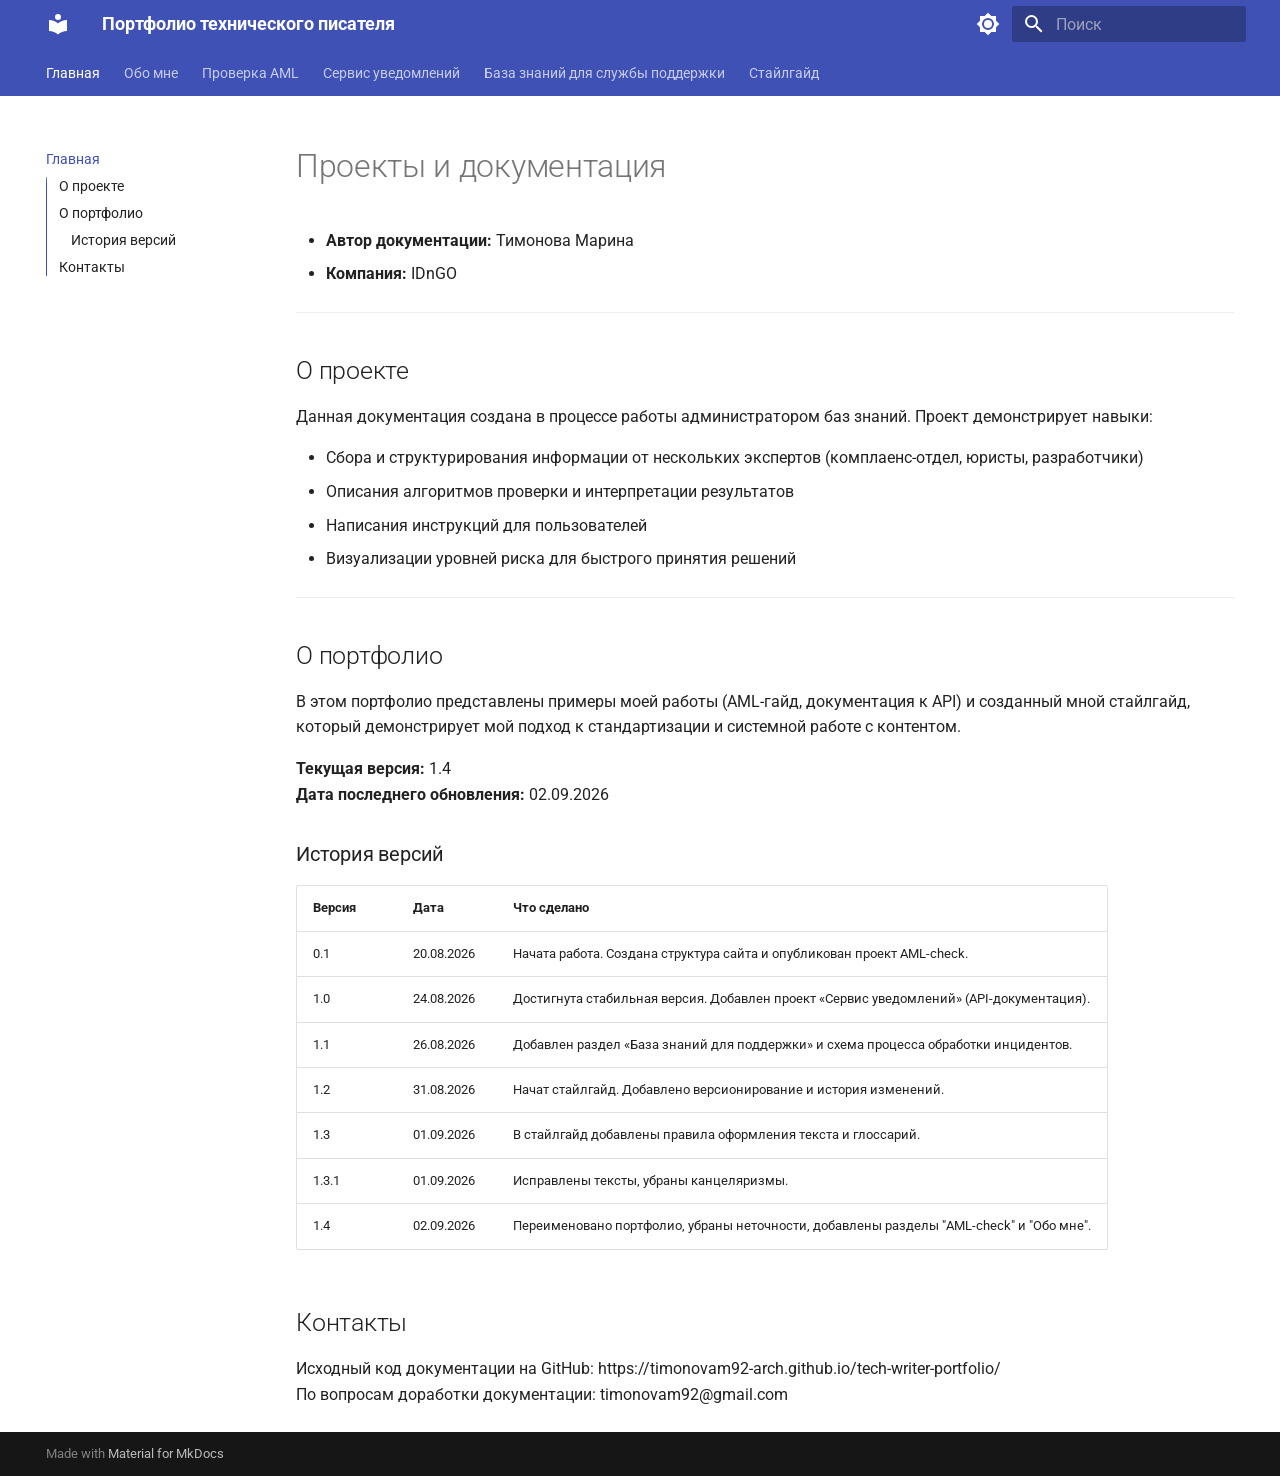
<file: index.html>
<!doctype html>
<html lang="ru" class="no-js">
  <head>
    
      <meta charset="utf-8">
      <meta name="viewport" content="width=device-width,initial-scale=1">
      
        <meta name="description" content="Как я создаю документацию: от инструкций до стайлгайдов. Портфолио с примерами работ.">
      
      
      
      
      
        <link rel="next" href="about/">
      
      
        
      
      
      <link rel="icon" href="assets/images/favicon.png">
      <meta name="generator" content="mkdocs-1.6.1, mkdocs-material-9.7.7">
    
    
      
        <title>Портфолио технического писателя</title>
      
    
    
      <link rel="stylesheet" href="assets/stylesheets/main.ec1eaa64.min.css">
      
        
        <link rel="stylesheet" href="assets/stylesheets/palette.ab4e12ef.min.css">
      
      


    
    
      
    
    
      
        
        
        <link rel="preconnect" href="https://fonts.gstatic.com" crossorigin>
        <link rel="stylesheet" href="https://fonts.googleapis.com/css?family=Roboto:300,300i,400,400i,700,700i%7CRoboto+Mono:400,400i,700,700i&display=fallback">
        <style>:root{--md-text-font:"Roboto";--md-code-font:"Roboto Mono"}</style>
      
    
    
      <link rel="stylesheet" href="extra-styles-v1.css">
    
    <script>__md_scope=new URL(".",location),__md_hash=e=>[...e].reduce(((e,_)=>(e<<5)-e+_.charCodeAt(0)),0),__md_get=(e,_=localStorage,t=__md_scope)=>JSON.parse(_.getItem(t.pathname+"."+e)),__md_set=(e,_,t=localStorage,a=__md_scope)=>{try{t.setItem(a.pathname+"."+e,JSON.stringify(_))}catch(e){}}</script>
    
      

    
    
  </head>
  
  
    
    
      
    
    
    
    
    <body dir="ltr" data-md-color-scheme="default" data-md-color-primary="indigo" data-md-color-accent="indigo">
  
    
    <input class="md-toggle" data-md-toggle="drawer" type="checkbox" id="__drawer" autocomplete="off">
    <input class="md-toggle" data-md-toggle="search" type="checkbox" id="__search" autocomplete="off">
    <label class="md-overlay" for="__drawer"></label>
    <div data-md-component="skip">
      
        
        <a href="#_1" class="md-skip">
          Перейти к содержанию
        </a>
      
    </div>
    <div data-md-component="announce">
      
    </div>
    
    
      

<header class="md-header" data-md-component="header">
  <nav class="md-header__inner md-grid" aria-label="Верхний колонтитул">
    <a href="." title="Портфолио технического писателя" class="md-header__button md-logo" aria-label="Портфолио технического писателя" data-md-component="logo">
      
  
  <svg xmlns="http://www.w3.org/2000/svg" viewBox="0 0 24 24"><path d="M12 8a3 3 0 0 0 3-3 3 3 0 0 0-3-3 3 3 0 0 0-3 3 3 3 0 0 0 3 3m0 3.54C9.64 9.35 6.5 8 3 8v11c3.5 0 6.64 1.35 9 3.54 2.36-2.19 5.5-3.54 9-3.54V8c-3.5 0-6.64 1.35-9 3.54"/></svg>

    </a>
    <label class="md-header__button md-icon" for="__drawer">
      
      <svg xmlns="http://www.w3.org/2000/svg" viewBox="0 0 24 24"><path d="M3 6h18v2H3zm0 5h18v2H3zm0 5h18v2H3z"/></svg>
    </label>
    <div class="md-header__title" data-md-component="header-title">
      <div class="md-header__ellipsis">
        <div class="md-header__topic">
          <span class="md-ellipsis">
            Портфолио технического писателя
          </span>
        </div>
        <div class="md-header__topic" data-md-component="header-topic">
          <span class="md-ellipsis">
            
              Главная
            
          </span>
        </div>
      </div>
    </div>
    
      
        <form class="md-header__option" data-md-component="palette">
  
    
    
    
    <input class="md-option" data-md-color-media="(prefers-color-scheme: light)" data-md-color-scheme="default" data-md-color-primary="indigo" data-md-color-accent="indigo"  aria-label="Switch to dark mode"  type="radio" name="__palette" id="__palette_0">
    
      <label class="md-header__button md-icon" title="Switch to dark mode" for="__palette_1" hidden>
        <svg xmlns="http://www.w3.org/2000/svg" viewBox="0 0 24 24"><path d="M12 8a4 4 0 0 0-4 4 4 4 0 0 0 4 4 4 4 0 0 0 4-4 4 4 0 0 0-4-4m0 10a6 6 0 0 1-6-6 6 6 0 0 1 6-6 6 6 0 0 1 6 6 6 6 0 0 1-6 6m8-9.31V4h-4.69L12 .69 8.69 4H4v4.69L.69 12 4 15.31V20h4.69L12 23.31 15.31 20H20v-4.69L23.31 12z"/></svg>
      </label>
    
  
    
    
    
    <input class="md-option" data-md-color-media="(prefers-color-scheme: dark)" data-md-color-scheme="slate" data-md-color-primary="indigo" data-md-color-accent="indigo"  aria-label="Switch to light mode"  type="radio" name="__palette" id="__palette_1">
    
      <label class="md-header__button md-icon" title="Switch to light mode" for="__palette_0" hidden>
        <svg xmlns="http://www.w3.org/2000/svg" viewBox="0 0 24 24"><path d="M12 18c-.89 0-1.74-.2-2.5-.55C11.56 16.5 13 14.42 13 12s-1.44-4.5-3.5-5.45C10.26 6.2 11.11 6 12 6a6 6 0 0 1 6 6 6 6 0 0 1-6 6m8-9.31V4h-4.69L12 .69 8.69 4H4v4.69L.69 12 4 15.31V20h4.69L12 23.31 15.31 20H20v-4.69L23.31 12z"/></svg>
      </label>
    
  
</form>
      
    
    
      <script>var palette=__md_get("__palette");if(palette&&palette.color){if("(prefers-color-scheme)"===palette.color.media){var media=matchMedia("(prefers-color-scheme: light)"),input=document.querySelector(media.matches?"[data-md-color-media='(prefers-color-scheme: light)']":"[data-md-color-media='(prefers-color-scheme: dark)']");palette.color.media=input.getAttribute("data-md-color-media"),palette.color.scheme=input.getAttribute("data-md-color-scheme"),palette.color.primary=input.getAttribute("data-md-color-primary"),palette.color.accent=input.getAttribute("data-md-color-accent")}for(var[key,value]of Object.entries(palette.color))document.body.setAttribute("data-md-color-"+key,value)}</script>
    
    
    
      
      
        <label class="md-header__button md-icon" for="__search">
          
          <svg xmlns="http://www.w3.org/2000/svg" viewBox="0 0 24 24"><path d="M9.5 3A6.5 6.5 0 0 1 16 9.5c0 1.61-.59 3.09-1.56 4.23l.27.27h.79l5 5-1.5 1.5-5-5v-.79l-.27-.27A6.52 6.52 0 0 1 9.5 16 6.5 6.5 0 0 1 3 9.5 6.5 6.5 0 0 1 9.5 3m0 2C7 5 5 7 5 9.5S7 14 9.5 14 14 12 14 9.5 12 5 9.5 5"/></svg>
        </label>
        <div class="md-search" data-md-component="search" role="dialog">
  <label class="md-search__overlay" for="__search"></label>
  <div class="md-search__inner" role="search">
    <form class="md-search__form" name="search">
      <input type="text" class="md-search__input" name="query" aria-label="Поиск" placeholder="Поиск" autocapitalize="off" autocorrect="off" autocomplete="off" spellcheck="false" data-md-component="search-query" required>
      <label class="md-search__icon md-icon" for="__search">
        
        <svg xmlns="http://www.w3.org/2000/svg" viewBox="0 0 24 24"><path d="M9.5 3A6.5 6.5 0 0 1 16 9.5c0 1.61-.59 3.09-1.56 4.23l.27.27h.79l5 5-1.5 1.5-5-5v-.79l-.27-.27A6.52 6.52 0 0 1 9.5 16 6.5 6.5 0 0 1 3 9.5 6.5 6.5 0 0 1 9.5 3m0 2C7 5 5 7 5 9.5S7 14 9.5 14 14 12 14 9.5 12 5 9.5 5"/></svg>
        
        <svg xmlns="http://www.w3.org/2000/svg" viewBox="0 0 24 24"><path d="M20 11v2H8l5.5 5.5-1.42 1.42L4.16 12l7.92-7.92L13.5 5.5 8 11z"/></svg>
      </label>
      <nav class="md-search__options" aria-label="Поиск">
        
        <button type="reset" class="md-search__icon md-icon" title="Очистить" aria-label="Очистить" tabindex="-1">
          
          <svg xmlns="http://www.w3.org/2000/svg" viewBox="0 0 24 24"><path d="M19 6.41 17.59 5 12 10.59 6.41 5 5 6.41 10.59 12 5 17.59 6.41 19 12 13.41 17.59 19 19 17.59 13.41 12z"/></svg>
        </button>
      </nav>
      
    </form>
    <div class="md-search__output">
      <div class="md-search__scrollwrap" tabindex="0" data-md-scrollfix>
        <div class="md-search-result" data-md-component="search-result">
          <div class="md-search-result__meta">
            Инициализация поиска
          </div>
          <ol class="md-search-result__list" role="presentation"></ol>
        </div>
      </div>
    </div>
  </div>
</div>
      
    
    
  </nav>
  
</header>
    
    <div class="md-container" data-md-component="container">
      
      
        
          
            
<nav class="md-tabs" aria-label="Вкладки" data-md-component="tabs">
  <div class="md-grid">
    <ul class="md-tabs__list">
      
        
  
  
  
    
  
  
    <li class="md-tabs__item md-tabs__item--active">
      <a href="." class="md-tabs__link">
        
  
  
    
  
  Главная

      </a>
    </li>
  

      
        
  
  
  
  
    <li class="md-tabs__item">
      <a href="about/" class="md-tabs__link">
        
  
  
    
  
  Обо мне

      </a>
    </li>
  

      
        
  
  
  
  
    
    
      <li class="md-tabs__item">
        <a href="aml-check/" class="md-tabs__link">
          
  
  
  Проверка AML

        </a>
      </li>
    
  

      
        
  
  
  
  
    
    
      <li class="md-tabs__item">
        <a href="notification-service/" class="md-tabs__link">
          
  
  
  Сервис уведомлений

        </a>
      </li>
    
  

      
        
  
  
  
  
    
    
      <li class="md-tabs__item">
        <a href="support-kb/" class="md-tabs__link">
          
  
  
  База знаний для службы поддержки

        </a>
      </li>
    
  

      
        
  
  
  
  
    
    
      <li class="md-tabs__item">
        <a href="style-guide/" class="md-tabs__link">
          
  
  
  Стайлгайд

        </a>
      </li>
    
  

      
    </ul>
  </div>
</nav>
          
        
      
      <main class="md-main" data-md-component="main">
        <div class="md-main__inner md-grid">
          
            
              
              <div class="md-sidebar md-sidebar--primary" data-md-component="sidebar" data-md-type="navigation" >
                <div class="md-sidebar__scrollwrap">
                  <div class="md-sidebar__inner">
                    


  


  

<nav class="md-nav md-nav--primary md-nav--lifted md-nav--integrated" aria-label="Навигация" data-md-level="0">
  <label class="md-nav__title" for="__drawer">
    <a href="." title="Портфолио технического писателя" class="md-nav__button md-logo" aria-label="Портфолио технического писателя" data-md-component="logo">
      
  
  <svg xmlns="http://www.w3.org/2000/svg" viewBox="0 0 24 24"><path d="M12 8a3 3 0 0 0 3-3 3 3 0 0 0-3-3 3 3 0 0 0-3 3 3 3 0 0 0 3 3m0 3.54C9.64 9.35 6.5 8 3 8v11c3.5 0 6.64 1.35 9 3.54 2.36-2.19 5.5-3.54 9-3.54V8c-3.5 0-6.64 1.35-9 3.54"/></svg>

    </a>
    Портфолио технического писателя
  </label>
  
  <ul class="md-nav__list" data-md-scrollfix>
    
      
      
  
  
    
  
  
  
    <li class="md-nav__item md-nav__item--active">
      
      <input class="md-nav__toggle md-toggle" type="checkbox" id="__toc">
      
      
        
      
      
        <label class="md-nav__link md-nav__link--active" for="__toc">
          
  
  
  <span class="md-ellipsis">
    
  
    Главная
  

    
  </span>
  
  

          <span class="md-nav__icon md-icon"></span>
        </label>
      
      <a href="." class="md-nav__link md-nav__link--active">
        
  
  
  <span class="md-ellipsis">
    
  
    Главная
  

    
  </span>
  
  

      </a>
      
        

<nav class="md-nav md-nav--secondary" aria-label="Содержание">
  
  
  
    
  
  
    <label class="md-nav__title" for="__toc">
      <span class="md-nav__icon md-icon"></span>
      Содержание
    </label>
    <ul class="md-nav__list" data-md-component="toc" data-md-scrollfix>
      
        <li class="md-nav__item">
  <a href="#_2" class="md-nav__link">
    <span class="md-ellipsis">
      
        О проекте
      
    </span>
  </a>
  
</li>
      
        <li class="md-nav__item">
  <a href="#_3" class="md-nav__link">
    <span class="md-ellipsis">
      
        О портфолио
      
    </span>
  </a>
  
    <nav class="md-nav" aria-label="О портфолио">
      <ul class="md-nav__list">
        
          <li class="md-nav__item">
  <a href="#_4" class="md-nav__link">
    <span class="md-ellipsis">
      
        История версий
      
    </span>
  </a>
  
</li>
        
      </ul>
    </nav>
  
</li>
      
        <li class="md-nav__item">
  <a href="#_5" class="md-nav__link">
    <span class="md-ellipsis">
      
        Контакты
      
    </span>
  </a>
  
</li>
      
    </ul>
  
</nav>
      
    </li>
  

    
      
      
  
  
  
  
    <li class="md-nav__item">
      <a href="about/" class="md-nav__link">
        
  
  
  <span class="md-ellipsis">
    
  
    Обо мне
  

    
  </span>
  
  

      </a>
    </li>
  

    
      
      
  
  
  
  
    
    
    
    
      
      
        
      
    
    
    <li class="md-nav__item md-nav__item--nested">
      
        
        
        <input class="md-nav__toggle md-toggle " type="checkbox" id="__nav_3" >
        
          
          <label class="md-nav__link" for="__nav_3" id="__nav_3_label" tabindex="0">
            
  
  
  <span class="md-ellipsis">
    
  
    Проверка AML
  

    
  </span>
  
  

            <span class="md-nav__icon md-icon"></span>
          </label>
        
        <nav class="md-nav" data-md-level="1" aria-labelledby="__nav_3_label" aria-expanded="false">
          <label class="md-nav__title" for="__nav_3">
            <span class="md-nav__icon md-icon"></span>
            
  
    Проверка AML
  

          </label>
          <ul class="md-nav__list" data-md-scrollfix>
            
              
                
  
  
  
  
    <li class="md-nav__item">
      <a href="aml-check/" class="md-nav__link">
        
  
  
  <span class="md-ellipsis">
    
  
    AML-check
  

    
  </span>
  
  

      </a>
    </li>
  

              
            
              
                
  
  
  
  
    <li class="md-nav__item">
      <a href="risk-interpretation/" class="md-nav__link">
        
  
  
  <span class="md-ellipsis">
    
  
    Интерпретация результатов проверки
  

    
  </span>
  
  

      </a>
    </li>
  

              
            
              
                
  
  
  
  
    <li class="md-nav__item">
      <a href="risk-levels/" class="md-nav__link">
        
  
  
  <span class="md-ellipsis">
    
  
    Уровни результатов проверки
  

    
  </span>
  
  

      </a>
    </li>
  

              
            
          </ul>
        </nav>
      
    </li>
  

    
      
      
  
  
  
  
    
    
    
    
      
      
        
      
    
    
    <li class="md-nav__item md-nav__item--nested">
      
        
        
        <input class="md-nav__toggle md-toggle " type="checkbox" id="__nav_4" >
        
          
          <label class="md-nav__link" for="__nav_4" id="__nav_4_label" tabindex="0">
            
  
  
  <span class="md-ellipsis">
    
  
    Сервис уведомлений
  

    
  </span>
  
  

            <span class="md-nav__icon md-icon"></span>
          </label>
        
        <nav class="md-nav" data-md-level="1" aria-labelledby="__nav_4_label" aria-expanded="false">
          <label class="md-nav__title" for="__nav_4">
            <span class="md-nav__icon md-icon"></span>
            
  
    Сервис уведомлений
  

          </label>
          <ul class="md-nav__list" data-md-scrollfix>
            
              
                
  
  
  
  
    <li class="md-nav__item">
      <a href="notification-service/" class="md-nav__link">
        
  
  
  <span class="md-ellipsis">
    
  
    О проекте
  

    
  </span>
  
  

      </a>
    </li>
  

              
            
              
                
  
  
  
  
    <li class="md-nav__item">
      <a href="notification-service/send-email-endpoint/" class="md-nav__link">
        
  
  
  <span class="md-ellipsis">
    
  
    Отправка email
  

    
  </span>
  
  

      </a>
    </li>
  

              
            
              
                
  
  
  
  
    <li class="md-nav__item">
      <a href="notification-service/get-status-endpoint/" class="md-nav__link">
        
  
  
  <span class="md-ellipsis">
    
  
    Проверка статуса
  

    
  </span>
  
  

      </a>
    </li>
  

              
            
              
                
  
  
  
  
    <li class="md-nav__item">
      <a href="notification-service/notification-flow/" class="md-nav__link">
        
  
  
  <span class="md-ellipsis">
    
  
    Схема процесса
  

    
  </span>
  
  

      </a>
    </li>
  

              
            
          </ul>
        </nav>
      
    </li>
  

    
      
      
  
  
  
  
    
    
    
    
      
      
        
      
    
    
    <li class="md-nav__item md-nav__item--nested">
      
        
        
        <input class="md-nav__toggle md-toggle " type="checkbox" id="__nav_5" >
        
          
          <label class="md-nav__link" for="__nav_5" id="__nav_5_label" tabindex="0">
            
  
  
  <span class="md-ellipsis">
    
  
    База знаний для службы поддержки
  

    
  </span>
  
  

            <span class="md-nav__icon md-icon"></span>
          </label>
        
        <nav class="md-nav" data-md-level="1" aria-labelledby="__nav_5_label" aria-expanded="false">
          <label class="md-nav__title" for="__nav_5">
            <span class="md-nav__icon md-icon"></span>
            
  
    База знаний для службы поддержки
  

          </label>
          <ul class="md-nav__list" data-md-scrollfix>
            
              
                
  
  
  
  
    <li class="md-nav__item">
      <a href="support-kb/" class="md-nav__link">
        
  
  
  <span class="md-ellipsis">
    
  
    Быстрое решение
  

    
  </span>
  
  

      </a>
    </li>
  

              
            
              
                
  
  
  
  
    <li class="md-nav__item">
      <a href="support-kb/incident-flow/" class="md-nav__link">
        
  
  
  <span class="md-ellipsis">
    
  
    Схема процесса
  

    
  </span>
  
  

      </a>
    </li>
  

              
            
          </ul>
        </nav>
      
    </li>
  

    
      
      
  
  
  
  
    
    
    
    
      
      
        
      
    
    
    <li class="md-nav__item md-nav__item--nested">
      
        
        
        <input class="md-nav__toggle md-toggle " type="checkbox" id="__nav_6" >
        
          
          <label class="md-nav__link" for="__nav_6" id="__nav_6_label" tabindex="0">
            
  
  
  <span class="md-ellipsis">
    
  
    Стайлгайд
  

    
  </span>
  
  

            <span class="md-nav__icon md-icon"></span>
          </label>
        
        <nav class="md-nav" data-md-level="1" aria-labelledby="__nav_6_label" aria-expanded="false">
          <label class="md-nav__title" for="__nav_6">
            <span class="md-nav__icon md-icon"></span>
            
  
    Стайлгайд
  

          </label>
          <ul class="md-nav__list" data-md-scrollfix>
            
              
                
  
  
  
  
    <li class="md-nav__item">
      <a href="style-guide/" class="md-nav__link">
        
  
  
  <span class="md-ellipsis">
    
  
    Введение
  

    
  </span>
  
  

      </a>
    </li>
  

              
            
              
                
  
  
  
  
    <li class="md-nav__item">
      <a href="style-guide/text-format/" class="md-nav__link">
        
  
  
  <span class="md-ellipsis">
    
  
    Оформление текста
  

    
  </span>
  
  

      </a>
    </li>
  

              
            
              
                
  
  
  
  
    <li class="md-nav__item">
      <a href="style-guide/language-terms/" class="md-nav__link">
        
  
  
  <span class="md-ellipsis">
    
  
    Язык и термины
  

    
  </span>
  
  

      </a>
    </li>
  

              
            
          </ul>
        </nav>
      
    </li>
  

    
  </ul>
</nav>
                  </div>
                </div>
              </div>
            
            
          
          
            <div class="md-content" data-md-component="content">
              
              <article class="md-content__inner md-typeset">
                
                  



<h1 id="_1">Проекты и документация</h1>
<ul>
<li><strong>Автор документации:</strong> Тимонова Марина</li>
<li><strong>Компания:</strong> IDnGO</li>
</ul>
<hr />
<h2 id="_2">О проекте</h2>
<p>Данная документация создана в процессе работы администратором баз знаний. Проект демонстрирует навыки:</p>
<ul>
<li>Сбора и структурирования информации от нескольких экспертов (комплаенс-отдел, юристы, разработчики)</li>
<li>Описания алгоритмов проверки и интерпретации результатов</li>
<li>Написания инструкций для пользователей</li>
<li>Визуализации уровней риска для быстрого принятия решений</li>
</ul>
<hr />
<h2 id="_3">О портфолио</h2>
<p>В этом портфолио представлены примеры моей работы (AML-гайд, документация к API) и созданный мной стайлгайд, который демонстрирует мой подход к стандартизации и системной работе с контентом.</p>
<p><strong>Текущая версия:</strong> 1.4<br />
<strong>Дата последнего обновления:</strong> 02.09.2026  </p>
<h3 id="_4">История версий</h3>
<table>
<thead>
<tr>
<th style="text-align: left;">Версия</th>
<th style="text-align: left;">Дата</th>
<th style="text-align: left;">Что сделано</th>
</tr>
</thead>
<tbody>
<tr>
<td style="text-align: left;">0.1</td>
<td style="text-align: left;">20.08.2026</td>
<td style="text-align: left;">Начата работа. Создана структура сайта и опубликован проект AML-check.</td>
</tr>
<tr>
<td style="text-align: left;">1.0</td>
<td style="text-align: left;">24.08.2026</td>
<td style="text-align: left;">Достигнута стабильная версия. Добавлен проект «Сервис уведомлений» (API-документация).</td>
</tr>
<tr>
<td style="text-align: left;">1.1</td>
<td style="text-align: left;">26.08.2026</td>
<td style="text-align: left;">Добавлен раздел «База знаний для поддержки» и схема процесса обработки инцидентов.</td>
</tr>
<tr>
<td style="text-align: left;">1.2</td>
<td style="text-align: left;">31.08.2026</td>
<td style="text-align: left;">Начат стайлгайд. Добавлено версионирование и история изменений.</td>
</tr>
<tr>
<td style="text-align: left;">1.3</td>
<td style="text-align: left;">01.09.2026</td>
<td style="text-align: left;">В стайлгайд добавлены правила оформления текста и глоссарий.</td>
</tr>
<tr>
<td style="text-align: left;">1.3.1</td>
<td style="text-align: left;">01.09.2026</td>
<td style="text-align: left;">Исправлены тексты, убраны канцеляризмы.</td>
</tr>
<tr>
<td style="text-align: left;">1.4</td>
<td style="text-align: left;">02.09.2026</td>
<td style="text-align: left;">Переименовано портфолио, убраны неточности, добавлены разделы "AML-check" и "Обо мне".</td>
</tr>
</tbody>
</table>
<h2 id="_5">Контакты</h2>
<p>Исходный код документации на GitHub: https://timonovam92-arch.github.io/tech-writer-portfolio/ <br>
По вопросам доработки документации: timonovam92@gmail.com</p>












                
              </article>
            </div>
          
          
<script>var target=document.getElementById(location.hash.slice(1));target&&target.name&&(target.checked=target.name.startsWith("__tabbed_"))</script>
        </div>
        
      </main>
      
        <footer class="md-footer">
  
  <div class="md-footer-meta md-typeset">
    <div class="md-footer-meta__inner md-grid">
      <div class="md-copyright">
  
  
    Made with
    <a href="https://squidfunk.github.io/mkdocs-material/" target="_blank" rel="noopener">
      Material for MkDocs
    </a>
  
</div>
      
    </div>
  </div>
</footer>
      
    </div>
    <div class="md-dialog" data-md-component="dialog">
      <div class="md-dialog__inner md-typeset"></div>
    </div>
    
    
    
      
      
      <script id="__config" type="application/json">{"annotate": null, "base": ".", "features": ["navigation.tabs", "navigation.sections", "toc.integrate"], "search": "assets/javascripts/workers/search.2c215733.min.js", "tags": null, "translations": {"clipboard.copied": "\u0421\u043a\u043e\u043f\u0438\u0440\u043e\u0432\u0430\u043d\u043e \u0432 \u0431\u0443\u0444\u0435\u0440", "clipboard.copy": "\u041a\u043e\u043f\u0438\u0440\u043e\u0432\u0430\u0442\u044c \u0432 \u0431\u0443\u0444\u0435\u0440", "search.result.more.one": "\u0415\u0449\u0451 1 \u043d\u0430 \u044d\u0442\u043e\u0439 \u0441\u0442\u0440\u0430\u043d\u0438\u0446\u0435", "search.result.more.other": "\u0415\u0449\u0451 # \u043d\u0430 \u044d\u0442\u043e\u0439 \u0441\u0442\u0440\u0430\u043d\u0438\u0446\u0435", "search.result.none": "\u0421\u043e\u0432\u043f\u0430\u0434\u0435\u043d\u0438\u0439 \u043d\u0435 \u043d\u0430\u0439\u0434\u0435\u043d\u043e", "search.result.one": "\u041d\u0430\u0439\u0434\u0435\u043d\u043e 1 \u0441\u043e\u0432\u043f\u0430\u0434\u0435\u043d\u0438\u0435", "search.result.other": "\u041d\u0430\u0439\u0434\u0435\u043d\u043e \u0441\u043e\u0432\u043f\u0430\u0434\u0435\u043d\u0438\u0439: #", "search.result.placeholder": "\u041d\u0430\u0447\u043d\u0438\u0442\u0435 \u043f\u0435\u0447\u0430\u0442\u0430\u0442\u044c \u0434\u043b\u044f \u043f\u043e\u0438\u0441\u043a\u0430", "search.result.term.missing": "\u041e\u0442\u0441\u0443\u0442\u0441\u0442\u0432\u0443\u0435\u0442", "select.version": "\u0412\u044b\u0431\u0435\u0440\u0438\u0442\u0435 \u0432\u0435\u0440\u0441\u0438\u044e"}, "version": null}</script>
    
    
      <script src="assets/javascripts/bundle.d7400e89.min.js"></script>
      
    
  </body>
</html>
</file>
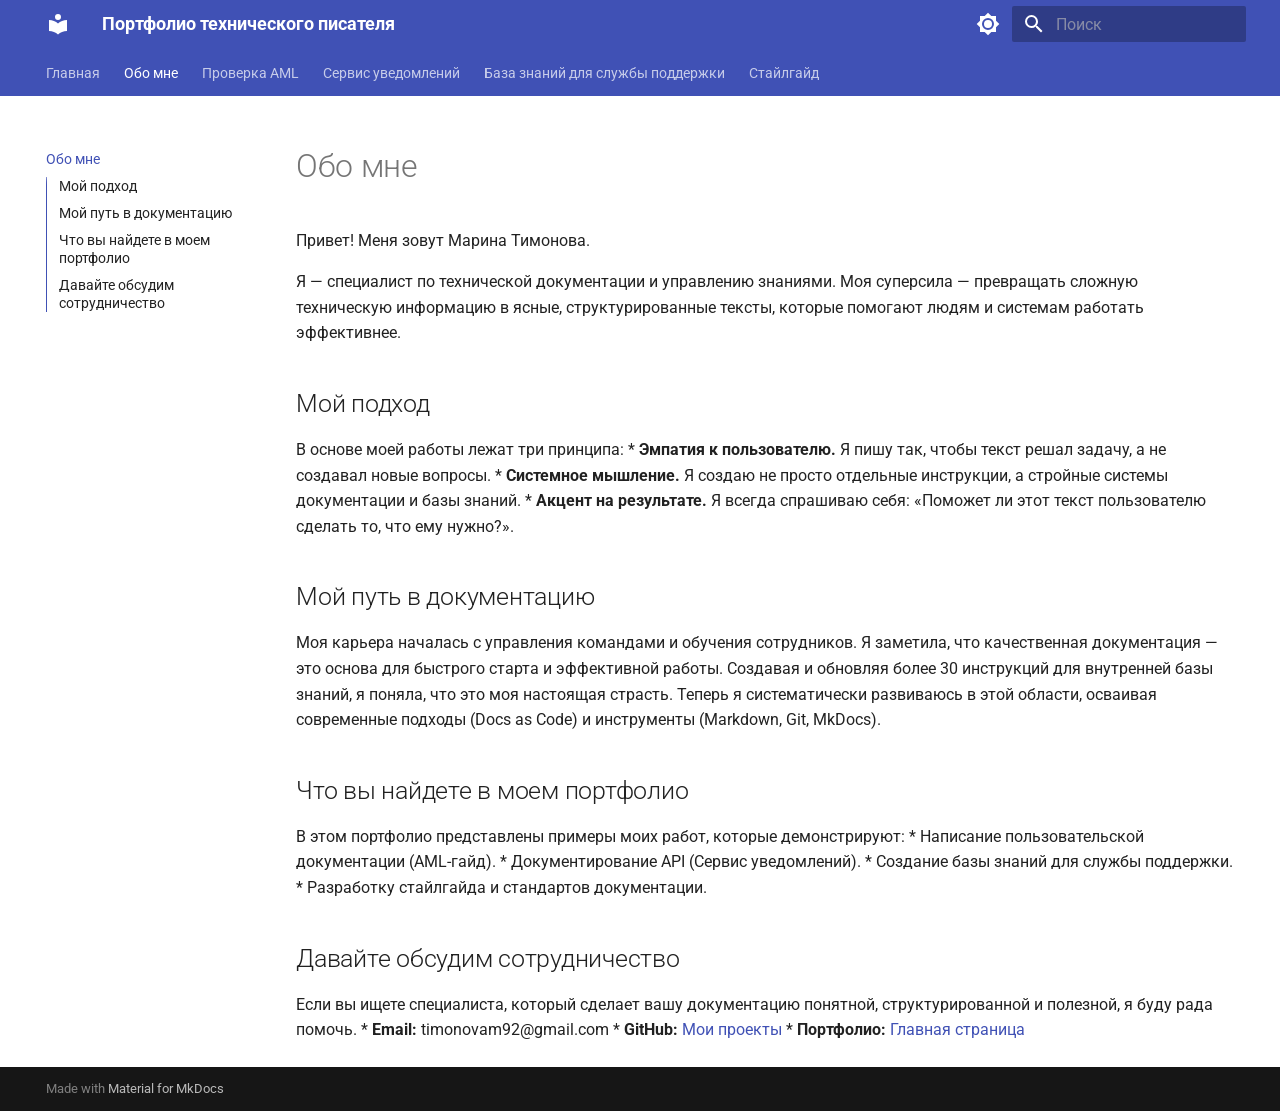
<file: about/index.html>
<!doctype html>
<html lang="ru" class="no-js">
  <head>
    
      <meta charset="utf-8">
      <meta name="viewport" content="width=device-width,initial-scale=1">
      
        <meta name="description" content="Как я создаю документацию: от инструкций до стайлгайдов. Портфолио с примерами работ.">
      
      
      
      
        <link rel="prev" href="..">
      
      
        <link rel="next" href="../aml-check/">
      
      
        
      
      
      <link rel="icon" href="../assets/images/favicon.png">
      <meta name="generator" content="mkdocs-1.6.1, mkdocs-material-9.7.7">
    
    
      
        <title>Обо мне - Портфолио технического писателя</title>
      
    
    
      <link rel="stylesheet" href="../assets/stylesheets/main.ec1eaa64.min.css">
      
        
        <link rel="stylesheet" href="../assets/stylesheets/palette.ab4e12ef.min.css">
      
      


    
    
      
    
    
      
        
        
        <link rel="preconnect" href="https://fonts.gstatic.com" crossorigin>
        <link rel="stylesheet" href="https://fonts.googleapis.com/css?family=Roboto:300,300i,400,400i,700,700i%7CRoboto+Mono:400,400i,700,700i&display=fallback">
        <style>:root{--md-text-font:"Roboto";--md-code-font:"Roboto Mono"}</style>
      
    
    
      <link rel="stylesheet" href="../extra-styles-v1.css">
    
    <script>__md_scope=new URL("..",location),__md_hash=e=>[...e].reduce(((e,_)=>(e<<5)-e+_.charCodeAt(0)),0),__md_get=(e,_=localStorage,t=__md_scope)=>JSON.parse(_.getItem(t.pathname+"."+e)),__md_set=(e,_,t=localStorage,a=__md_scope)=>{try{t.setItem(a.pathname+"."+e,JSON.stringify(_))}catch(e){}}</script>
    
      

    
    
  </head>
  
  
    
    
      
    
    
    
    
    <body dir="ltr" data-md-color-scheme="default" data-md-color-primary="indigo" data-md-color-accent="indigo">
  
    
    <input class="md-toggle" data-md-toggle="drawer" type="checkbox" id="__drawer" autocomplete="off">
    <input class="md-toggle" data-md-toggle="search" type="checkbox" id="__search" autocomplete="off">
    <label class="md-overlay" for="__drawer"></label>
    <div data-md-component="skip">
      
        
        <a href="#_1" class="md-skip">
          Перейти к содержанию
        </a>
      
    </div>
    <div data-md-component="announce">
      
    </div>
    
    
      

<header class="md-header" data-md-component="header">
  <nav class="md-header__inner md-grid" aria-label="Верхний колонтитул">
    <a href=".." title="Портфолио технического писателя" class="md-header__button md-logo" aria-label="Портфолио технического писателя" data-md-component="logo">
      
  
  <svg xmlns="http://www.w3.org/2000/svg" viewBox="0 0 24 24"><path d="M12 8a3 3 0 0 0 3-3 3 3 0 0 0-3-3 3 3 0 0 0-3 3 3 3 0 0 0 3 3m0 3.54C9.64 9.35 6.5 8 3 8v11c3.5 0 6.64 1.35 9 3.54 2.36-2.19 5.5-3.54 9-3.54V8c-3.5 0-6.64 1.35-9 3.54"/></svg>

    </a>
    <label class="md-header__button md-icon" for="__drawer">
      
      <svg xmlns="http://www.w3.org/2000/svg" viewBox="0 0 24 24"><path d="M3 6h18v2H3zm0 5h18v2H3zm0 5h18v2H3z"/></svg>
    </label>
    <div class="md-header__title" data-md-component="header-title">
      <div class="md-header__ellipsis">
        <div class="md-header__topic">
          <span class="md-ellipsis">
            Портфолио технического писателя
          </span>
        </div>
        <div class="md-header__topic" data-md-component="header-topic">
          <span class="md-ellipsis">
            
              Обо мне
            
          </span>
        </div>
      </div>
    </div>
    
      
        <form class="md-header__option" data-md-component="palette">
  
    
    
    
    <input class="md-option" data-md-color-media="(prefers-color-scheme: light)" data-md-color-scheme="default" data-md-color-primary="indigo" data-md-color-accent="indigo"  aria-label="Switch to dark mode"  type="radio" name="__palette" id="__palette_0">
    
      <label class="md-header__button md-icon" title="Switch to dark mode" for="__palette_1" hidden>
        <svg xmlns="http://www.w3.org/2000/svg" viewBox="0 0 24 24"><path d="M12 8a4 4 0 0 0-4 4 4 4 0 0 0 4 4 4 4 0 0 0 4-4 4 4 0 0 0-4-4m0 10a6 6 0 0 1-6-6 6 6 0 0 1 6-6 6 6 0 0 1 6 6 6 6 0 0 1-6 6m8-9.31V4h-4.69L12 .69 8.69 4H4v4.69L.69 12 4 15.31V20h4.69L12 23.31 15.31 20H20v-4.69L23.31 12z"/></svg>
      </label>
    
  
    
    
    
    <input class="md-option" data-md-color-media="(prefers-color-scheme: dark)" data-md-color-scheme="slate" data-md-color-primary="indigo" data-md-color-accent="indigo"  aria-label="Switch to light mode"  type="radio" name="__palette" id="__palette_1">
    
      <label class="md-header__button md-icon" title="Switch to light mode" for="__palette_0" hidden>
        <svg xmlns="http://www.w3.org/2000/svg" viewBox="0 0 24 24"><path d="M12 18c-.89 0-1.74-.2-2.5-.55C11.56 16.5 13 14.42 13 12s-1.44-4.5-3.5-5.45C10.26 6.2 11.11 6 12 6a6 6 0 0 1 6 6 6 6 0 0 1-6 6m8-9.31V4h-4.69L12 .69 8.69 4H4v4.69L.69 12 4 15.31V20h4.69L12 23.31 15.31 20H20v-4.69L23.31 12z"/></svg>
      </label>
    
  
</form>
      
    
    
      <script>var palette=__md_get("__palette");if(palette&&palette.color){if("(prefers-color-scheme)"===palette.color.media){var media=matchMedia("(prefers-color-scheme: light)"),input=document.querySelector(media.matches?"[data-md-color-media='(prefers-color-scheme: light)']":"[data-md-color-media='(prefers-color-scheme: dark)']");palette.color.media=input.getAttribute("data-md-color-media"),palette.color.scheme=input.getAttribute("data-md-color-scheme"),palette.color.primary=input.getAttribute("data-md-color-primary"),palette.color.accent=input.getAttribute("data-md-color-accent")}for(var[key,value]of Object.entries(palette.color))document.body.setAttribute("data-md-color-"+key,value)}</script>
    
    
    
      
      
        <label class="md-header__button md-icon" for="__search">
          
          <svg xmlns="http://www.w3.org/2000/svg" viewBox="0 0 24 24"><path d="M9.5 3A6.5 6.5 0 0 1 16 9.5c0 1.61-.59 3.09-1.56 4.23l.27.27h.79l5 5-1.5 1.5-5-5v-.79l-.27-.27A6.52 6.52 0 0 1 9.5 16 6.5 6.5 0 0 1 3 9.5 6.5 6.5 0 0 1 9.5 3m0 2C7 5 5 7 5 9.5S7 14 9.5 14 14 12 14 9.5 12 5 9.5 5"/></svg>
        </label>
        <div class="md-search" data-md-component="search" role="dialog">
  <label class="md-search__overlay" for="__search"></label>
  <div class="md-search__inner" role="search">
    <form class="md-search__form" name="search">
      <input type="text" class="md-search__input" name="query" aria-label="Поиск" placeholder="Поиск" autocapitalize="off" autocorrect="off" autocomplete="off" spellcheck="false" data-md-component="search-query" required>
      <label class="md-search__icon md-icon" for="__search">
        
        <svg xmlns="http://www.w3.org/2000/svg" viewBox="0 0 24 24"><path d="M9.5 3A6.5 6.5 0 0 1 16 9.5c0 1.61-.59 3.09-1.56 4.23l.27.27h.79l5 5-1.5 1.5-5-5v-.79l-.27-.27A6.52 6.52 0 0 1 9.5 16 6.5 6.5 0 0 1 3 9.5 6.5 6.5 0 0 1 9.5 3m0 2C7 5 5 7 5 9.5S7 14 9.5 14 14 12 14 9.5 12 5 9.5 5"/></svg>
        
        <svg xmlns="http://www.w3.org/2000/svg" viewBox="0 0 24 24"><path d="M20 11v2H8l5.5 5.5-1.42 1.42L4.16 12l7.92-7.92L13.5 5.5 8 11z"/></svg>
      </label>
      <nav class="md-search__options" aria-label="Поиск">
        
        <button type="reset" class="md-search__icon md-icon" title="Очистить" aria-label="Очистить" tabindex="-1">
          
          <svg xmlns="http://www.w3.org/2000/svg" viewBox="0 0 24 24"><path d="M19 6.41 17.59 5 12 10.59 6.41 5 5 6.41 10.59 12 5 17.59 6.41 19 12 13.41 17.59 19 19 17.59 13.41 12z"/></svg>
        </button>
      </nav>
      
    </form>
    <div class="md-search__output">
      <div class="md-search__scrollwrap" tabindex="0" data-md-scrollfix>
        <div class="md-search-result" data-md-component="search-result">
          <div class="md-search-result__meta">
            Инициализация поиска
          </div>
          <ol class="md-search-result__list" role="presentation"></ol>
        </div>
      </div>
    </div>
  </div>
</div>
      
    
    
  </nav>
  
</header>
    
    <div class="md-container" data-md-component="container">
      
      
        
          
            
<nav class="md-tabs" aria-label="Вкладки" data-md-component="tabs">
  <div class="md-grid">
    <ul class="md-tabs__list">
      
        
  
  
  
  
    <li class="md-tabs__item">
      <a href=".." class="md-tabs__link">
        
  
  
    
  
  Главная

      </a>
    </li>
  

      
        
  
  
  
    
  
  
    <li class="md-tabs__item md-tabs__item--active">
      <a href="./" class="md-tabs__link">
        
  
  
    
  
  Обо мне

      </a>
    </li>
  

      
        
  
  
  
  
    
    
      <li class="md-tabs__item">
        <a href="../aml-check/" class="md-tabs__link">
          
  
  
  Проверка AML

        </a>
      </li>
    
  

      
        
  
  
  
  
    
    
      <li class="md-tabs__item">
        <a href="../notification-service/" class="md-tabs__link">
          
  
  
  Сервис уведомлений

        </a>
      </li>
    
  

      
        
  
  
  
  
    
    
      <li class="md-tabs__item">
        <a href="../support-kb/" class="md-tabs__link">
          
  
  
  База знаний для службы поддержки

        </a>
      </li>
    
  

      
        
  
  
  
  
    
    
      <li class="md-tabs__item">
        <a href="../style-guide/" class="md-tabs__link">
          
  
  
  Стайлгайд

        </a>
      </li>
    
  

      
    </ul>
  </div>
</nav>
          
        
      
      <main class="md-main" data-md-component="main">
        <div class="md-main__inner md-grid">
          
            
              
              <div class="md-sidebar md-sidebar--primary" data-md-component="sidebar" data-md-type="navigation" >
                <div class="md-sidebar__scrollwrap">
                  <div class="md-sidebar__inner">
                    


  


  

<nav class="md-nav md-nav--primary md-nav--lifted md-nav--integrated" aria-label="Навигация" data-md-level="0">
  <label class="md-nav__title" for="__drawer">
    <a href=".." title="Портфолио технического писателя" class="md-nav__button md-logo" aria-label="Портфолио технического писателя" data-md-component="logo">
      
  
  <svg xmlns="http://www.w3.org/2000/svg" viewBox="0 0 24 24"><path d="M12 8a3 3 0 0 0 3-3 3 3 0 0 0-3-3 3 3 0 0 0-3 3 3 3 0 0 0 3 3m0 3.54C9.64 9.35 6.5 8 3 8v11c3.5 0 6.64 1.35 9 3.54 2.36-2.19 5.5-3.54 9-3.54V8c-3.5 0-6.64 1.35-9 3.54"/></svg>

    </a>
    Портфолио технического писателя
  </label>
  
  <ul class="md-nav__list" data-md-scrollfix>
    
      
      
  
  
  
  
    <li class="md-nav__item">
      <a href=".." class="md-nav__link">
        
  
  
  <span class="md-ellipsis">
    
  
    Главная
  

    
  </span>
  
  

      </a>
    </li>
  

    
      
      
  
  
    
  
  
  
    <li class="md-nav__item md-nav__item--active">
      
      <input class="md-nav__toggle md-toggle" type="checkbox" id="__toc">
      
      
        
      
      
        <label class="md-nav__link md-nav__link--active" for="__toc">
          
  
  
  <span class="md-ellipsis">
    
  
    Обо мне
  

    
  </span>
  
  

          <span class="md-nav__icon md-icon"></span>
        </label>
      
      <a href="./" class="md-nav__link md-nav__link--active">
        
  
  
  <span class="md-ellipsis">
    
  
    Обо мне
  

    
  </span>
  
  

      </a>
      
        

<nav class="md-nav md-nav--secondary" aria-label="Содержание">
  
  
  
    
  
  
    <label class="md-nav__title" for="__toc">
      <span class="md-nav__icon md-icon"></span>
      Содержание
    </label>
    <ul class="md-nav__list" data-md-component="toc" data-md-scrollfix>
      
        <li class="md-nav__item">
  <a href="#_2" class="md-nav__link">
    <span class="md-ellipsis">
      
        Мой подход
      
    </span>
  </a>
  
</li>
      
        <li class="md-nav__item">
  <a href="#_3" class="md-nav__link">
    <span class="md-ellipsis">
      
        Мой путь в документацию
      
    </span>
  </a>
  
</li>
      
        <li class="md-nav__item">
  <a href="#_4" class="md-nav__link">
    <span class="md-ellipsis">
      
        Что вы найдете в моем портфолио
      
    </span>
  </a>
  
</li>
      
        <li class="md-nav__item">
  <a href="#_5" class="md-nav__link">
    <span class="md-ellipsis">
      
        Давайте обсудим сотрудничество
      
    </span>
  </a>
  
</li>
      
    </ul>
  
</nav>
      
    </li>
  

    
      
      
  
  
  
  
    
    
    
    
      
      
        
      
    
    
    <li class="md-nav__item md-nav__item--nested">
      
        
        
        <input class="md-nav__toggle md-toggle " type="checkbox" id="__nav_3" >
        
          
          <label class="md-nav__link" for="__nav_3" id="__nav_3_label" tabindex="0">
            
  
  
  <span class="md-ellipsis">
    
  
    Проверка AML
  

    
  </span>
  
  

            <span class="md-nav__icon md-icon"></span>
          </label>
        
        <nav class="md-nav" data-md-level="1" aria-labelledby="__nav_3_label" aria-expanded="false">
          <label class="md-nav__title" for="__nav_3">
            <span class="md-nav__icon md-icon"></span>
            
  
    Проверка AML
  

          </label>
          <ul class="md-nav__list" data-md-scrollfix>
            
              
                
  
  
  
  
    <li class="md-nav__item">
      <a href="../aml-check/" class="md-nav__link">
        
  
  
  <span class="md-ellipsis">
    
  
    AML-check
  

    
  </span>
  
  

      </a>
    </li>
  

              
            
              
                
  
  
  
  
    <li class="md-nav__item">
      <a href="../risk-interpretation/" class="md-nav__link">
        
  
  
  <span class="md-ellipsis">
    
  
    Интерпретация результатов проверки
  

    
  </span>
  
  

      </a>
    </li>
  

              
            
              
                
  
  
  
  
    <li class="md-nav__item">
      <a href="../risk-levels/" class="md-nav__link">
        
  
  
  <span class="md-ellipsis">
    
  
    Уровни результатов проверки
  

    
  </span>
  
  

      </a>
    </li>
  

              
            
          </ul>
        </nav>
      
    </li>
  

    
      
      
  
  
  
  
    
    
    
    
      
      
        
      
    
    
    <li class="md-nav__item md-nav__item--nested">
      
        
        
        <input class="md-nav__toggle md-toggle " type="checkbox" id="__nav_4" >
        
          
          <label class="md-nav__link" for="__nav_4" id="__nav_4_label" tabindex="0">
            
  
  
  <span class="md-ellipsis">
    
  
    Сервис уведомлений
  

    
  </span>
  
  

            <span class="md-nav__icon md-icon"></span>
          </label>
        
        <nav class="md-nav" data-md-level="1" aria-labelledby="__nav_4_label" aria-expanded="false">
          <label class="md-nav__title" for="__nav_4">
            <span class="md-nav__icon md-icon"></span>
            
  
    Сервис уведомлений
  

          </label>
          <ul class="md-nav__list" data-md-scrollfix>
            
              
                
  
  
  
  
    <li class="md-nav__item">
      <a href="../notification-service/" class="md-nav__link">
        
  
  
  <span class="md-ellipsis">
    
  
    О проекте
  

    
  </span>
  
  

      </a>
    </li>
  

              
            
              
                
  
  
  
  
    <li class="md-nav__item">
      <a href="../notification-service/send-email-endpoint/" class="md-nav__link">
        
  
  
  <span class="md-ellipsis">
    
  
    Отправка email
  

    
  </span>
  
  

      </a>
    </li>
  

              
            
              
                
  
  
  
  
    <li class="md-nav__item">
      <a href="../notification-service/get-status-endpoint/" class="md-nav__link">
        
  
  
  <span class="md-ellipsis">
    
  
    Проверка статуса
  

    
  </span>
  
  

      </a>
    </li>
  

              
            
              
                
  
  
  
  
    <li class="md-nav__item">
      <a href="../notification-service/notification-flow/" class="md-nav__link">
        
  
  
  <span class="md-ellipsis">
    
  
    Схема процесса
  

    
  </span>
  
  

      </a>
    </li>
  

              
            
          </ul>
        </nav>
      
    </li>
  

    
      
      
  
  
  
  
    
    
    
    
      
      
        
      
    
    
    <li class="md-nav__item md-nav__item--nested">
      
        
        
        <input class="md-nav__toggle md-toggle " type="checkbox" id="__nav_5" >
        
          
          <label class="md-nav__link" for="__nav_5" id="__nav_5_label" tabindex="0">
            
  
  
  <span class="md-ellipsis">
    
  
    База знаний для службы поддержки
  

    
  </span>
  
  

            <span class="md-nav__icon md-icon"></span>
          </label>
        
        <nav class="md-nav" data-md-level="1" aria-labelledby="__nav_5_label" aria-expanded="false">
          <label class="md-nav__title" for="__nav_5">
            <span class="md-nav__icon md-icon"></span>
            
  
    База знаний для службы поддержки
  

          </label>
          <ul class="md-nav__list" data-md-scrollfix>
            
              
                
  
  
  
  
    <li class="md-nav__item">
      <a href="../support-kb/" class="md-nav__link">
        
  
  
  <span class="md-ellipsis">
    
  
    Быстрое решение
  

    
  </span>
  
  

      </a>
    </li>
  

              
            
              
                
  
  
  
  
    <li class="md-nav__item">
      <a href="../support-kb/incident-flow/" class="md-nav__link">
        
  
  
  <span class="md-ellipsis">
    
  
    Схема процесса
  

    
  </span>
  
  

      </a>
    </li>
  

              
            
          </ul>
        </nav>
      
    </li>
  

    
      
      
  
  
  
  
    
    
    
    
      
      
        
      
    
    
    <li class="md-nav__item md-nav__item--nested">
      
        
        
        <input class="md-nav__toggle md-toggle " type="checkbox" id="__nav_6" >
        
          
          <label class="md-nav__link" for="__nav_6" id="__nav_6_label" tabindex="0">
            
  
  
  <span class="md-ellipsis">
    
  
    Стайлгайд
  

    
  </span>
  
  

            <span class="md-nav__icon md-icon"></span>
          </label>
        
        <nav class="md-nav" data-md-level="1" aria-labelledby="__nav_6_label" aria-expanded="false">
          <label class="md-nav__title" for="__nav_6">
            <span class="md-nav__icon md-icon"></span>
            
  
    Стайлгайд
  

          </label>
          <ul class="md-nav__list" data-md-scrollfix>
            
              
                
  
  
  
  
    <li class="md-nav__item">
      <a href="../style-guide/" class="md-nav__link">
        
  
  
  <span class="md-ellipsis">
    
  
    Введение
  

    
  </span>
  
  

      </a>
    </li>
  

              
            
              
                
  
  
  
  
    <li class="md-nav__item">
      <a href="../style-guide/text-format/" class="md-nav__link">
        
  
  
  <span class="md-ellipsis">
    
  
    Оформление текста
  

    
  </span>
  
  

      </a>
    </li>
  

              
            
              
                
  
  
  
  
    <li class="md-nav__item">
      <a href="../style-guide/language-terms/" class="md-nav__link">
        
  
  
  <span class="md-ellipsis">
    
  
    Язык и термины
  

    
  </span>
  
  

      </a>
    </li>
  

              
            
          </ul>
        </nav>
      
    </li>
  

    
  </ul>
</nav>
                  </div>
                </div>
              </div>
            
            
          
          
            <div class="md-content" data-md-component="content">
              
              <article class="md-content__inner md-typeset">
                
                  



<h1 id="_1">Обо мне</h1>
<p>Привет! Меня зовут Марина Тимонова.</p>
<p>Я — специалист по технической документации и управлению знаниями. Моя суперсила — превращать сложную техническую информацию в ясные, структурированные тексты, которые помогают людям и системам работать эффективнее.</p>
<h2 id="_2">Мой подход</h2>
<p>В основе моей работы лежат три принципа:
*   <strong>Эмпатия к пользователю.</strong> Я пишу так, чтобы текст решал задачу, а не создавал новые вопросы.
*   <strong>Системное мышление.</strong> Я создаю не просто отдельные инструкции, а стройные системы документации и базы знаний.
*   <strong>Акцент на результате.</strong> Я всегда спрашиваю себя: «Поможет ли этот текст пользователю сделать то, что ему нужно?».</p>
<h2 id="_3">Мой путь в документацию</h2>
<p>Моя карьера началась с управления командами и обучения сотрудников. Я заметила, что качественная документация — это основа для быстрого старта и эффективной работы. Создавая и обновляя более 30 инструкций для внутренней базы знаний, я поняла, что это моя настоящая страсть. Теперь я систематически развиваюсь в этой области, осваивая современные подходы (Docs as Code) и инструменты (Markdown, Git, MkDocs).</p>
<h2 id="_4">Что вы найдете в моем портфолио</h2>
<p>В этом портфолио представлены примеры моих работ, которые демонстрируют:
*   Написание пользовательской документации (AML-гайд).
*   Документирование API (Сервис уведомлений).
*   Создание базы знаний для службы поддержки.
*   Разработку стайлгайда и стандартов документации.</p>
<h2 id="_5">Давайте обсудим сотрудничество</h2>
<p>Если вы ищете специалиста, который сделает вашу документацию понятной, структурированной и полезной, я буду рада помочь.
*   <strong>Email:</strong> timonovam92@gmail.com
*   <strong>GitHub:</strong> <a href="https://github.com/timonovam92-arch">Мои проекты</a>
*   <strong>Портфолио:</strong> <a href="../">Главная страница</a></p>












                
              </article>
            </div>
          
          
<script>var target=document.getElementById(location.hash.slice(1));target&&target.name&&(target.checked=target.name.startsWith("__tabbed_"))</script>
        </div>
        
      </main>
      
        <footer class="md-footer">
  
  <div class="md-footer-meta md-typeset">
    <div class="md-footer-meta__inner md-grid">
      <div class="md-copyright">
  
  
    Made with
    <a href="https://squidfunk.github.io/mkdocs-material/" target="_blank" rel="noopener">
      Material for MkDocs
    </a>
  
</div>
      
    </div>
  </div>
</footer>
      
    </div>
    <div class="md-dialog" data-md-component="dialog">
      <div class="md-dialog__inner md-typeset"></div>
    </div>
    
    
    
      
      
      <script id="__config" type="application/json">{"annotate": null, "base": "..", "features": ["navigation.tabs", "navigation.sections", "toc.integrate"], "search": "../assets/javascripts/workers/search.2c215733.min.js", "tags": null, "translations": {"clipboard.copied": "\u0421\u043a\u043e\u043f\u0438\u0440\u043e\u0432\u0430\u043d\u043e \u0432 \u0431\u0443\u0444\u0435\u0440", "clipboard.copy": "\u041a\u043e\u043f\u0438\u0440\u043e\u0432\u0430\u0442\u044c \u0432 \u0431\u0443\u0444\u0435\u0440", "search.result.more.one": "\u0415\u0449\u0451 1 \u043d\u0430 \u044d\u0442\u043e\u0439 \u0441\u0442\u0440\u0430\u043d\u0438\u0446\u0435", "search.result.more.other": "\u0415\u0449\u0451 # \u043d\u0430 \u044d\u0442\u043e\u0439 \u0441\u0442\u0440\u0430\u043d\u0438\u0446\u0435", "search.result.none": "\u0421\u043e\u0432\u043f\u0430\u0434\u0435\u043d\u0438\u0439 \u043d\u0435 \u043d\u0430\u0439\u0434\u0435\u043d\u043e", "search.result.one": "\u041d\u0430\u0439\u0434\u0435\u043d\u043e 1 \u0441\u043e\u0432\u043f\u0430\u0434\u0435\u043d\u0438\u0435", "search.result.other": "\u041d\u0430\u0439\u0434\u0435\u043d\u043e \u0441\u043e\u0432\u043f\u0430\u0434\u0435\u043d\u0438\u0439: #", "search.result.placeholder": "\u041d\u0430\u0447\u043d\u0438\u0442\u0435 \u043f\u0435\u0447\u0430\u0442\u0430\u0442\u044c \u0434\u043b\u044f \u043f\u043e\u0438\u0441\u043a\u0430", "search.result.term.missing": "\u041e\u0442\u0441\u0443\u0442\u0441\u0442\u0432\u0443\u0435\u0442", "select.version": "\u0412\u044b\u0431\u0435\u0440\u0438\u0442\u0435 \u0432\u0435\u0440\u0441\u0438\u044e"}, "version": null}</script>
    
    
      <script src="../assets/javascripts/bundle.d7400e89.min.js"></script>
      
    
  </body>
</html>
</file>
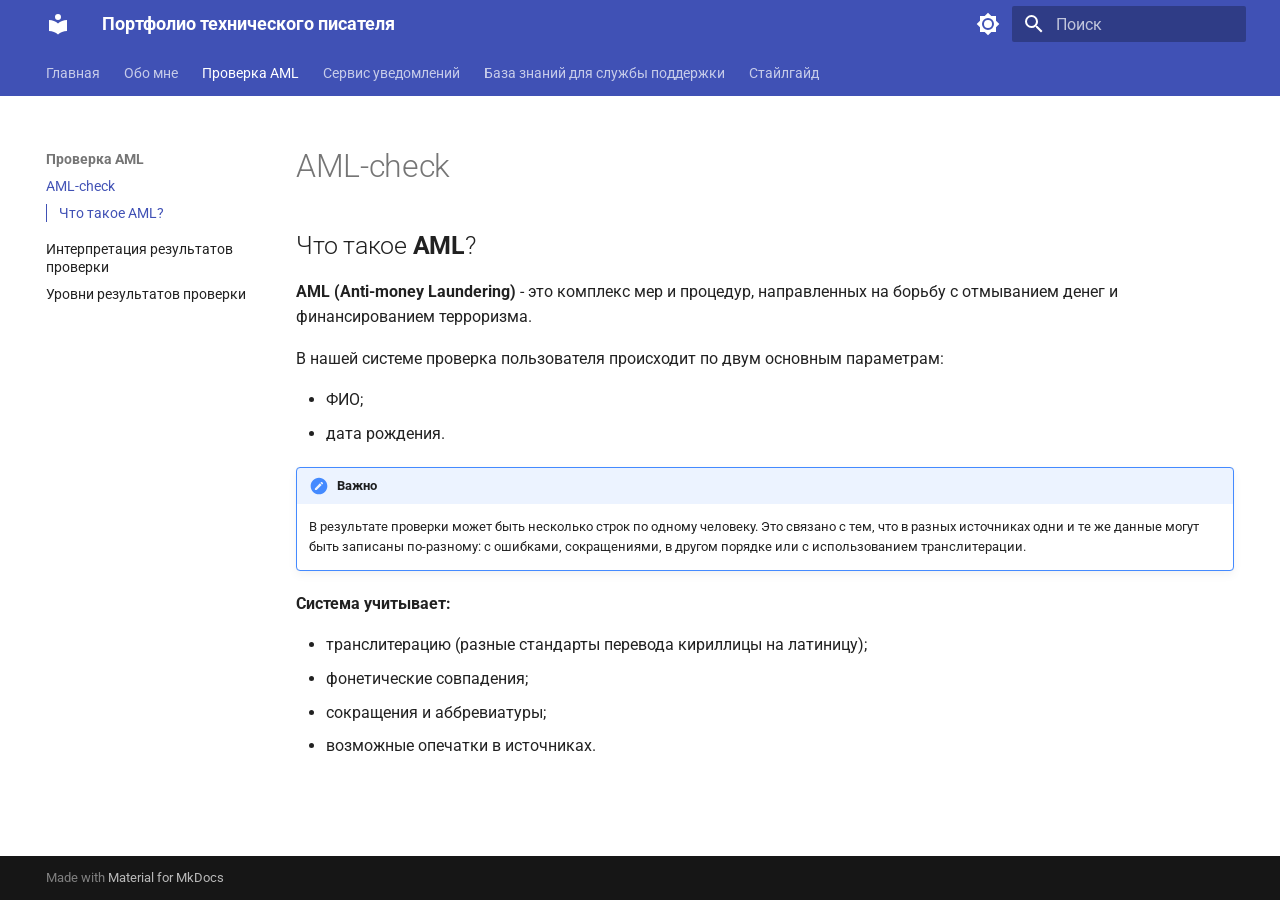
<file: aml-check/index.html>
<!doctype html>
<html lang="ru" class="no-js">
  <head>
    
      <meta charset="utf-8">
      <meta name="viewport" content="width=device-width,initial-scale=1">
      
        <meta name="description" content="Как я создаю документацию: от инструкций до стайлгайдов. Портфолио с примерами работ.">
      
      
      
      
        <link rel="prev" href="../about/">
      
      
        <link rel="next" href="../risk-interpretation/">
      
      
        
      
      
      <link rel="icon" href="../assets/images/favicon.png">
      <meta name="generator" content="mkdocs-1.6.1, mkdocs-material-9.7.7">
    
    
      
        <title>AML-check - Портфолио технического писателя</title>
      
    
    
      <link rel="stylesheet" href="../assets/stylesheets/main.ec1eaa64.min.css">
      
        
        <link rel="stylesheet" href="../assets/stylesheets/palette.ab4e12ef.min.css">
      
      


    
    
      
    
    
      
        
        
        <link rel="preconnect" href="https://fonts.gstatic.com" crossorigin>
        <link rel="stylesheet" href="https://fonts.googleapis.com/css?family=Roboto:300,300i,400,400i,700,700i%7CRoboto+Mono:400,400i,700,700i&display=fallback">
        <style>:root{--md-text-font:"Roboto";--md-code-font:"Roboto Mono"}</style>
      
    
    
      <link rel="stylesheet" href="../extra-styles-v1.css">
    
    <script>__md_scope=new URL("..",location),__md_hash=e=>[...e].reduce(((e,_)=>(e<<5)-e+_.charCodeAt(0)),0),__md_get=(e,_=localStorage,t=__md_scope)=>JSON.parse(_.getItem(t.pathname+"."+e)),__md_set=(e,_,t=localStorage,a=__md_scope)=>{try{t.setItem(a.pathname+"."+e,JSON.stringify(_))}catch(e){}}</script>
    
      

    
    
  </head>
  
  
    
    
      
    
    
    
    
    <body dir="ltr" data-md-color-scheme="default" data-md-color-primary="indigo" data-md-color-accent="indigo">
  
    
    <input class="md-toggle" data-md-toggle="drawer" type="checkbox" id="__drawer" autocomplete="off">
    <input class="md-toggle" data-md-toggle="search" type="checkbox" id="__search" autocomplete="off">
    <label class="md-overlay" for="__drawer"></label>
    <div data-md-component="skip">
      
        
        <a href="#aml" class="md-skip">
          Перейти к содержанию
        </a>
      
    </div>
    <div data-md-component="announce">
      
    </div>
    
    
      

<header class="md-header" data-md-component="header">
  <nav class="md-header__inner md-grid" aria-label="Верхний колонтитул">
    <a href=".." title="Портфолио технического писателя" class="md-header__button md-logo" aria-label="Портфолио технического писателя" data-md-component="logo">
      
  
  <svg xmlns="http://www.w3.org/2000/svg" viewBox="0 0 24 24"><path d="M12 8a3 3 0 0 0 3-3 3 3 0 0 0-3-3 3 3 0 0 0-3 3 3 3 0 0 0 3 3m0 3.54C9.64 9.35 6.5 8 3 8v11c3.5 0 6.64 1.35 9 3.54 2.36-2.19 5.5-3.54 9-3.54V8c-3.5 0-6.64 1.35-9 3.54"/></svg>

    </a>
    <label class="md-header__button md-icon" for="__drawer">
      
      <svg xmlns="http://www.w3.org/2000/svg" viewBox="0 0 24 24"><path d="M3 6h18v2H3zm0 5h18v2H3zm0 5h18v2H3z"/></svg>
    </label>
    <div class="md-header__title" data-md-component="header-title">
      <div class="md-header__ellipsis">
        <div class="md-header__topic">
          <span class="md-ellipsis">
            Портфолио технического писателя
          </span>
        </div>
        <div class="md-header__topic" data-md-component="header-topic">
          <span class="md-ellipsis">
            
              AML-check
            
          </span>
        </div>
      </div>
    </div>
    
      
        <form class="md-header__option" data-md-component="palette">
  
    
    
    
    <input class="md-option" data-md-color-media="(prefers-color-scheme: light)" data-md-color-scheme="default" data-md-color-primary="indigo" data-md-color-accent="indigo"  aria-label="Switch to dark mode"  type="radio" name="__palette" id="__palette_0">
    
      <label class="md-header__button md-icon" title="Switch to dark mode" for="__palette_1" hidden>
        <svg xmlns="http://www.w3.org/2000/svg" viewBox="0 0 24 24"><path d="M12 8a4 4 0 0 0-4 4 4 4 0 0 0 4 4 4 4 0 0 0 4-4 4 4 0 0 0-4-4m0 10a6 6 0 0 1-6-6 6 6 0 0 1 6-6 6 6 0 0 1 6 6 6 6 0 0 1-6 6m8-9.31V4h-4.69L12 .69 8.69 4H4v4.69L.69 12 4 15.31V20h4.69L12 23.31 15.31 20H20v-4.69L23.31 12z"/></svg>
      </label>
    
  
    
    
    
    <input class="md-option" data-md-color-media="(prefers-color-scheme: dark)" data-md-color-scheme="slate" data-md-color-primary="indigo" data-md-color-accent="indigo"  aria-label="Switch to light mode"  type="radio" name="__palette" id="__palette_1">
    
      <label class="md-header__button md-icon" title="Switch to light mode" for="__palette_0" hidden>
        <svg xmlns="http://www.w3.org/2000/svg" viewBox="0 0 24 24"><path d="M12 18c-.89 0-1.74-.2-2.5-.55C11.56 16.5 13 14.42 13 12s-1.44-4.5-3.5-5.45C10.26 6.2 11.11 6 12 6a6 6 0 0 1 6 6 6 6 0 0 1-6 6m8-9.31V4h-4.69L12 .69 8.69 4H4v4.69L.69 12 4 15.31V20h4.69L12 23.31 15.31 20H20v-4.69L23.31 12z"/></svg>
      </label>
    
  
</form>
      
    
    
      <script>var palette=__md_get("__palette");if(palette&&palette.color){if("(prefers-color-scheme)"===palette.color.media){var media=matchMedia("(prefers-color-scheme: light)"),input=document.querySelector(media.matches?"[data-md-color-media='(prefers-color-scheme: light)']":"[data-md-color-media='(prefers-color-scheme: dark)']");palette.color.media=input.getAttribute("data-md-color-media"),palette.color.scheme=input.getAttribute("data-md-color-scheme"),palette.color.primary=input.getAttribute("data-md-color-primary"),palette.color.accent=input.getAttribute("data-md-color-accent")}for(var[key,value]of Object.entries(palette.color))document.body.setAttribute("data-md-color-"+key,value)}</script>
    
    
    
      
      
        <label class="md-header__button md-icon" for="__search">
          
          <svg xmlns="http://www.w3.org/2000/svg" viewBox="0 0 24 24"><path d="M9.5 3A6.5 6.5 0 0 1 16 9.5c0 1.61-.59 3.09-1.56 4.23l.27.27h.79l5 5-1.5 1.5-5-5v-.79l-.27-.27A6.52 6.52 0 0 1 9.5 16 6.5 6.5 0 0 1 3 9.5 6.5 6.5 0 0 1 9.5 3m0 2C7 5 5 7 5 9.5S7 14 9.5 14 14 12 14 9.5 12 5 9.5 5"/></svg>
        </label>
        <div class="md-search" data-md-component="search" role="dialog">
  <label class="md-search__overlay" for="__search"></label>
  <div class="md-search__inner" role="search">
    <form class="md-search__form" name="search">
      <input type="text" class="md-search__input" name="query" aria-label="Поиск" placeholder="Поиск" autocapitalize="off" autocorrect="off" autocomplete="off" spellcheck="false" data-md-component="search-query" required>
      <label class="md-search__icon md-icon" for="__search">
        
        <svg xmlns="http://www.w3.org/2000/svg" viewBox="0 0 24 24"><path d="M9.5 3A6.5 6.5 0 0 1 16 9.5c0 1.61-.59 3.09-1.56 4.23l.27.27h.79l5 5-1.5 1.5-5-5v-.79l-.27-.27A6.52 6.52 0 0 1 9.5 16 6.5 6.5 0 0 1 3 9.5 6.5 6.5 0 0 1 9.5 3m0 2C7 5 5 7 5 9.5S7 14 9.5 14 14 12 14 9.5 12 5 9.5 5"/></svg>
        
        <svg xmlns="http://www.w3.org/2000/svg" viewBox="0 0 24 24"><path d="M20 11v2H8l5.5 5.5-1.42 1.42L4.16 12l7.92-7.92L13.5 5.5 8 11z"/></svg>
      </label>
      <nav class="md-search__options" aria-label="Поиск">
        
        <button type="reset" class="md-search__icon md-icon" title="Очистить" aria-label="Очистить" tabindex="-1">
          
          <svg xmlns="http://www.w3.org/2000/svg" viewBox="0 0 24 24"><path d="M19 6.41 17.59 5 12 10.59 6.41 5 5 6.41 10.59 12 5 17.59 6.41 19 12 13.41 17.59 19 19 17.59 13.41 12z"/></svg>
        </button>
      </nav>
      
    </form>
    <div class="md-search__output">
      <div class="md-search__scrollwrap" tabindex="0" data-md-scrollfix>
        <div class="md-search-result" data-md-component="search-result">
          <div class="md-search-result__meta">
            Инициализация поиска
          </div>
          <ol class="md-search-result__list" role="presentation"></ol>
        </div>
      </div>
    </div>
  </div>
</div>
      
    
    
  </nav>
  
</header>
    
    <div class="md-container" data-md-component="container">
      
      
        
          
            
<nav class="md-tabs" aria-label="Вкладки" data-md-component="tabs">
  <div class="md-grid">
    <ul class="md-tabs__list">
      
        
  
  
  
  
    <li class="md-tabs__item">
      <a href=".." class="md-tabs__link">
        
  
  
    
  
  Главная

      </a>
    </li>
  

      
        
  
  
  
  
    <li class="md-tabs__item">
      <a href="../about/" class="md-tabs__link">
        
  
  
    
  
  Обо мне

      </a>
    </li>
  

      
        
  
  
  
    
  
  
    
    
      <li class="md-tabs__item md-tabs__item--active">
        <a href="./" class="md-tabs__link">
          
  
  
  Проверка AML

        </a>
      </li>
    
  

      
        
  
  
  
  
    
    
      <li class="md-tabs__item">
        <a href="../notification-service/" class="md-tabs__link">
          
  
  
  Сервис уведомлений

        </a>
      </li>
    
  

      
        
  
  
  
  
    
    
      <li class="md-tabs__item">
        <a href="../support-kb/" class="md-tabs__link">
          
  
  
  База знаний для службы поддержки

        </a>
      </li>
    
  

      
        
  
  
  
  
    
    
      <li class="md-tabs__item">
        <a href="../style-guide/" class="md-tabs__link">
          
  
  
  Стайлгайд

        </a>
      </li>
    
  

      
    </ul>
  </div>
</nav>
          
        
      
      <main class="md-main" data-md-component="main">
        <div class="md-main__inner md-grid">
          
            
              
              <div class="md-sidebar md-sidebar--primary" data-md-component="sidebar" data-md-type="navigation" >
                <div class="md-sidebar__scrollwrap">
                  <div class="md-sidebar__inner">
                    


  


  

<nav class="md-nav md-nav--primary md-nav--lifted md-nav--integrated" aria-label="Навигация" data-md-level="0">
  <label class="md-nav__title" for="__drawer">
    <a href=".." title="Портфолио технического писателя" class="md-nav__button md-logo" aria-label="Портфолио технического писателя" data-md-component="logo">
      
  
  <svg xmlns="http://www.w3.org/2000/svg" viewBox="0 0 24 24"><path d="M12 8a3 3 0 0 0 3-3 3 3 0 0 0-3-3 3 3 0 0 0-3 3 3 3 0 0 0 3 3m0 3.54C9.64 9.35 6.5 8 3 8v11c3.5 0 6.64 1.35 9 3.54 2.36-2.19 5.5-3.54 9-3.54V8c-3.5 0-6.64 1.35-9 3.54"/></svg>

    </a>
    Портфолио технического писателя
  </label>
  
  <ul class="md-nav__list" data-md-scrollfix>
    
      
      
  
  
  
  
    <li class="md-nav__item">
      <a href=".." class="md-nav__link">
        
  
  
  <span class="md-ellipsis">
    
  
    Главная
  

    
  </span>
  
  

      </a>
    </li>
  

    
      
      
  
  
  
  
    <li class="md-nav__item">
      <a href="../about/" class="md-nav__link">
        
  
  
  <span class="md-ellipsis">
    
  
    Обо мне
  

    
  </span>
  
  

      </a>
    </li>
  

    
      
      
  
  
    
  
  
  
    
    
    
    
      
        
        
      
      
        
      
    
    
    <li class="md-nav__item md-nav__item--active md-nav__item--section md-nav__item--nested">
      
        
        
        <input class="md-nav__toggle md-toggle " type="checkbox" id="__nav_3" checked>
        
          
          <label class="md-nav__link" for="__nav_3" id="__nav_3_label" tabindex="">
            
  
  
  <span class="md-ellipsis">
    
  
    Проверка AML
  

    
  </span>
  
  

            <span class="md-nav__icon md-icon"></span>
          </label>
        
        <nav class="md-nav" data-md-level="1" aria-labelledby="__nav_3_label" aria-expanded="true">
          <label class="md-nav__title" for="__nav_3">
            <span class="md-nav__icon md-icon"></span>
            
  
    Проверка AML
  

          </label>
          <ul class="md-nav__list" data-md-scrollfix>
            
              
                
  
  
    
  
  
  
    <li class="md-nav__item md-nav__item--active">
      
      <input class="md-nav__toggle md-toggle" type="checkbox" id="__toc">
      
      
      
        <label class="md-nav__link md-nav__link--active" for="__toc">
          
  
  
  <span class="md-ellipsis">
    
  
    AML-check
  

    
  </span>
  
  

          <span class="md-nav__icon md-icon"></span>
        </label>
      
      <a href="./" class="md-nav__link md-nav__link--active">
        
  
  
  <span class="md-ellipsis">
    
  
    AML-check
  

    
  </span>
  
  

      </a>
      
        

<nav class="md-nav md-nav--secondary" aria-label="Содержание">
  
  
  
  
    <label class="md-nav__title" for="__toc">
      <span class="md-nav__icon md-icon"></span>
      Содержание
    </label>
    <ul class="md-nav__list" data-md-component="toc" data-md-scrollfix>
      
        <li class="md-nav__item">
  <a href="#aml" class="md-nav__link">
    <span class="md-ellipsis">
      
        Что такое AML?
      
    </span>
  </a>
  
</li>
      
    </ul>
  
</nav>
      
    </li>
  

              
            
              
                
  
  
  
  
    <li class="md-nav__item">
      <a href="../risk-interpretation/" class="md-nav__link">
        
  
  
  <span class="md-ellipsis">
    
  
    Интерпретация результатов проверки
  

    
  </span>
  
  

      </a>
    </li>
  

              
            
              
                
  
  
  
  
    <li class="md-nav__item">
      <a href="../risk-levels/" class="md-nav__link">
        
  
  
  <span class="md-ellipsis">
    
  
    Уровни результатов проверки
  

    
  </span>
  
  

      </a>
    </li>
  

              
            
          </ul>
        </nav>
      
    </li>
  

    
      
      
  
  
  
  
    
    
    
    
      
      
        
      
    
    
    <li class="md-nav__item md-nav__item--nested">
      
        
        
        <input class="md-nav__toggle md-toggle " type="checkbox" id="__nav_4" >
        
          
          <label class="md-nav__link" for="__nav_4" id="__nav_4_label" tabindex="0">
            
  
  
  <span class="md-ellipsis">
    
  
    Сервис уведомлений
  

    
  </span>
  
  

            <span class="md-nav__icon md-icon"></span>
          </label>
        
        <nav class="md-nav" data-md-level="1" aria-labelledby="__nav_4_label" aria-expanded="false">
          <label class="md-nav__title" for="__nav_4">
            <span class="md-nav__icon md-icon"></span>
            
  
    Сервис уведомлений
  

          </label>
          <ul class="md-nav__list" data-md-scrollfix>
            
              
                
  
  
  
  
    <li class="md-nav__item">
      <a href="../notification-service/" class="md-nav__link">
        
  
  
  <span class="md-ellipsis">
    
  
    О проекте
  

    
  </span>
  
  

      </a>
    </li>
  

              
            
              
                
  
  
  
  
    <li class="md-nav__item">
      <a href="../notification-service/send-email-endpoint/" class="md-nav__link">
        
  
  
  <span class="md-ellipsis">
    
  
    Отправка email
  

    
  </span>
  
  

      </a>
    </li>
  

              
            
              
                
  
  
  
  
    <li class="md-nav__item">
      <a href="../notification-service/get-status-endpoint/" class="md-nav__link">
        
  
  
  <span class="md-ellipsis">
    
  
    Проверка статуса
  

    
  </span>
  
  

      </a>
    </li>
  

              
            
              
                
  
  
  
  
    <li class="md-nav__item">
      <a href="../notification-service/notification-flow/" class="md-nav__link">
        
  
  
  <span class="md-ellipsis">
    
  
    Схема процесса
  

    
  </span>
  
  

      </a>
    </li>
  

              
            
          </ul>
        </nav>
      
    </li>
  

    
      
      
  
  
  
  
    
    
    
    
      
      
        
      
    
    
    <li class="md-nav__item md-nav__item--nested">
      
        
        
        <input class="md-nav__toggle md-toggle " type="checkbox" id="__nav_5" >
        
          
          <label class="md-nav__link" for="__nav_5" id="__nav_5_label" tabindex="0">
            
  
  
  <span class="md-ellipsis">
    
  
    База знаний для службы поддержки
  

    
  </span>
  
  

            <span class="md-nav__icon md-icon"></span>
          </label>
        
        <nav class="md-nav" data-md-level="1" aria-labelledby="__nav_5_label" aria-expanded="false">
          <label class="md-nav__title" for="__nav_5">
            <span class="md-nav__icon md-icon"></span>
            
  
    База знаний для службы поддержки
  

          </label>
          <ul class="md-nav__list" data-md-scrollfix>
            
              
                
  
  
  
  
    <li class="md-nav__item">
      <a href="../support-kb/" class="md-nav__link">
        
  
  
  <span class="md-ellipsis">
    
  
    Быстрое решение
  

    
  </span>
  
  

      </a>
    </li>
  

              
            
              
                
  
  
  
  
    <li class="md-nav__item">
      <a href="../support-kb/incident-flow/" class="md-nav__link">
        
  
  
  <span class="md-ellipsis">
    
  
    Схема процесса
  

    
  </span>
  
  

      </a>
    </li>
  

              
            
          </ul>
        </nav>
      
    </li>
  

    
      
      
  
  
  
  
    
    
    
    
      
      
        
      
    
    
    <li class="md-nav__item md-nav__item--nested">
      
        
        
        <input class="md-nav__toggle md-toggle " type="checkbox" id="__nav_6" >
        
          
          <label class="md-nav__link" for="__nav_6" id="__nav_6_label" tabindex="0">
            
  
  
  <span class="md-ellipsis">
    
  
    Стайлгайд
  

    
  </span>
  
  

            <span class="md-nav__icon md-icon"></span>
          </label>
        
        <nav class="md-nav" data-md-level="1" aria-labelledby="__nav_6_label" aria-expanded="false">
          <label class="md-nav__title" for="__nav_6">
            <span class="md-nav__icon md-icon"></span>
            
  
    Стайлгайд
  

          </label>
          <ul class="md-nav__list" data-md-scrollfix>
            
              
                
  
  
  
  
    <li class="md-nav__item">
      <a href="../style-guide/" class="md-nav__link">
        
  
  
  <span class="md-ellipsis">
    
  
    Введение
  

    
  </span>
  
  

      </a>
    </li>
  

              
            
              
                
  
  
  
  
    <li class="md-nav__item">
      <a href="../style-guide/text-format/" class="md-nav__link">
        
  
  
  <span class="md-ellipsis">
    
  
    Оформление текста
  

    
  </span>
  
  

      </a>
    </li>
  

              
            
              
                
  
  
  
  
    <li class="md-nav__item">
      <a href="../style-guide/language-terms/" class="md-nav__link">
        
  
  
  <span class="md-ellipsis">
    
  
    Язык и термины
  

    
  </span>
  
  

      </a>
    </li>
  

              
            
          </ul>
        </nav>
      
    </li>
  

    
  </ul>
</nav>
                  </div>
                </div>
              </div>
            
            
          
          
            <div class="md-content" data-md-component="content">
              
              <article class="md-content__inner md-typeset">
                
                  



  <h1>AML-check</h1>

<h2 id="aml">Что такое <strong>AML</strong>?</h2>
<p><strong>AML (Anti-money Laundering)</strong> - это комплекс мер и процедур, направленных на борьбу с отмыванием денег и финансированием терроризма.</p>
<p>В нашей системе проверка пользователя происходит по двум основным параметрам:</p>
<ul>
<li>ФИО;</li>
<li>дата рождения.</li>
</ul>
<div class="admonition note">
<p class="admonition-title">Важно</p>
<p>В результате проверки может быть несколько строк по одному человеку. Это связано с тем, что в разных источниках одни и те же данные могут быть записаны по-разному: с ошибками, сокращениями, в другом порядке или с использованием транслитерации.</p>
</div>
<p><strong>Система учитывает:</strong></p>
<ul>
<li>транслитерацию (разные стандарты перевода кириллицы на латиницу);</li>
<li>фонетические совпадения;</li>
<li>сокращения и аббревиатуры;</li>
<li>возможные опечатки в источниках.</li>
</ul>












                
              </article>
            </div>
          
          
<script>var target=document.getElementById(location.hash.slice(1));target&&target.name&&(target.checked=target.name.startsWith("__tabbed_"))</script>
        </div>
        
      </main>
      
        <footer class="md-footer">
  
  <div class="md-footer-meta md-typeset">
    <div class="md-footer-meta__inner md-grid">
      <div class="md-copyright">
  
  
    Made with
    <a href="https://squidfunk.github.io/mkdocs-material/" target="_blank" rel="noopener">
      Material for MkDocs
    </a>
  
</div>
      
    </div>
  </div>
</footer>
      
    </div>
    <div class="md-dialog" data-md-component="dialog">
      <div class="md-dialog__inner md-typeset"></div>
    </div>
    
    
    
      
      
      <script id="__config" type="application/json">{"annotate": null, "base": "..", "features": ["navigation.tabs", "navigation.sections", "toc.integrate"], "search": "../assets/javascripts/workers/search.2c215733.min.js", "tags": null, "translations": {"clipboard.copied": "\u0421\u043a\u043e\u043f\u0438\u0440\u043e\u0432\u0430\u043d\u043e \u0432 \u0431\u0443\u0444\u0435\u0440", "clipboard.copy": "\u041a\u043e\u043f\u0438\u0440\u043e\u0432\u0430\u0442\u044c \u0432 \u0431\u0443\u0444\u0435\u0440", "search.result.more.one": "\u0415\u0449\u0451 1 \u043d\u0430 \u044d\u0442\u043e\u0439 \u0441\u0442\u0440\u0430\u043d\u0438\u0446\u0435", "search.result.more.other": "\u0415\u0449\u0451 # \u043d\u0430 \u044d\u0442\u043e\u0439 \u0441\u0442\u0440\u0430\u043d\u0438\u0446\u0435", "search.result.none": "\u0421\u043e\u0432\u043f\u0430\u0434\u0435\u043d\u0438\u0439 \u043d\u0435 \u043d\u0430\u0439\u0434\u0435\u043d\u043e", "search.result.one": "\u041d\u0430\u0439\u0434\u0435\u043d\u043e 1 \u0441\u043e\u0432\u043f\u0430\u0434\u0435\u043d\u0438\u0435", "search.result.other": "\u041d\u0430\u0439\u0434\u0435\u043d\u043e \u0441\u043e\u0432\u043f\u0430\u0434\u0435\u043d\u0438\u0439: #", "search.result.placeholder": "\u041d\u0430\u0447\u043d\u0438\u0442\u0435 \u043f\u0435\u0447\u0430\u0442\u0430\u0442\u044c \u0434\u043b\u044f \u043f\u043e\u0438\u0441\u043a\u0430", "search.result.term.missing": "\u041e\u0442\u0441\u0443\u0442\u0441\u0442\u0432\u0443\u0435\u0442", "select.version": "\u0412\u044b\u0431\u0435\u0440\u0438\u0442\u0435 \u0432\u0435\u0440\u0441\u0438\u044e"}, "version": null}</script>
    
    
      <script src="../assets/javascripts/bundle.d7400e89.min.js"></script>
      
    
  </body>
</html>
</file>
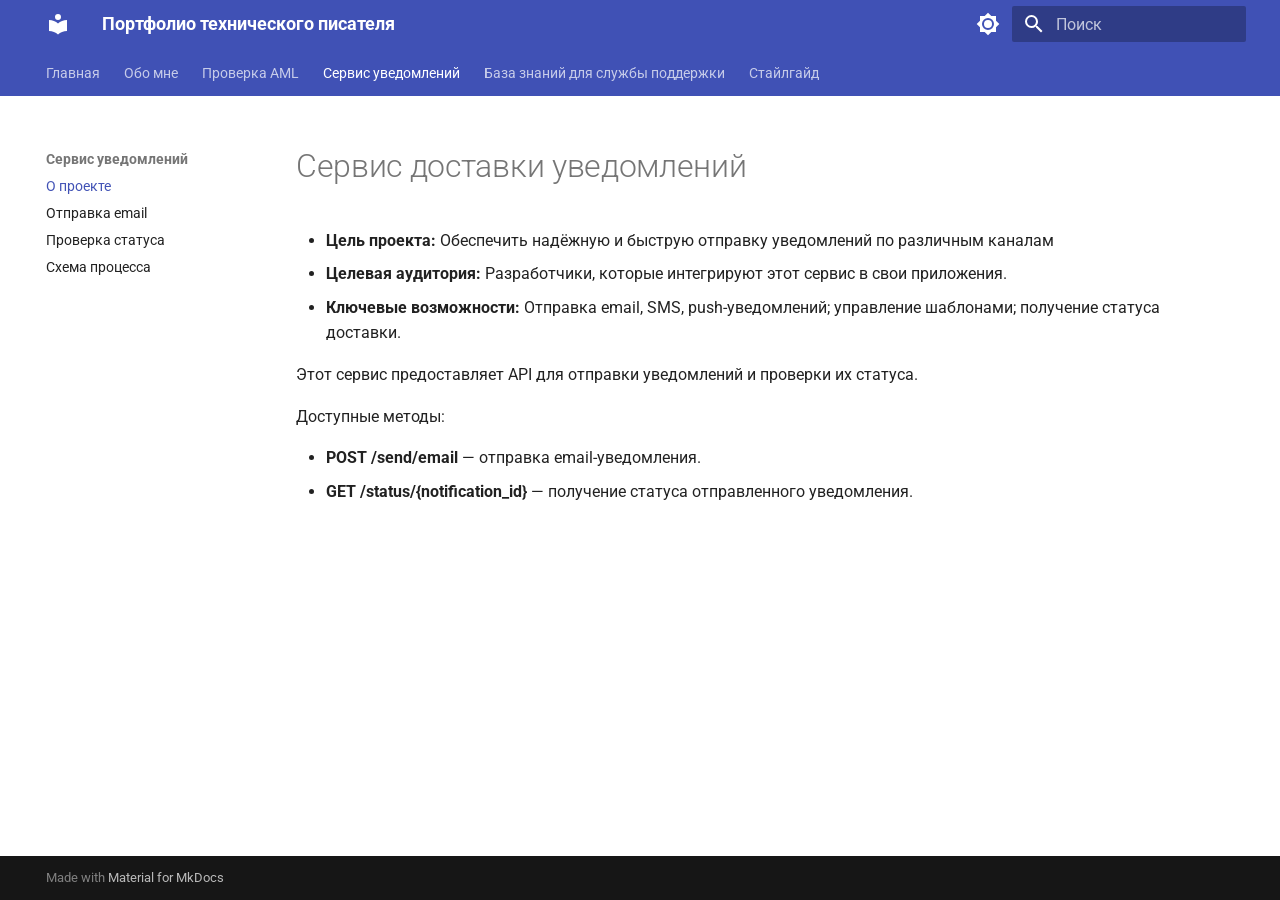
<file: notification-service/index.html>
<!doctype html>
<html lang="ru" class="no-js">
  <head>
    
      <meta charset="utf-8">
      <meta name="viewport" content="width=device-width,initial-scale=1">
      
        <meta name="description" content="Как я создаю документацию: от инструкций до стайлгайдов. Портфолио с примерами работ.">
      
      
      
      
        <link rel="prev" href="../risk-levels/">
      
      
        <link rel="next" href="send-email-endpoint/">
      
      
        
      
      
      <link rel="icon" href="../assets/images/favicon.png">
      <meta name="generator" content="mkdocs-1.6.1, mkdocs-material-9.7.7">
    
    
      
        <title>О проекте - Портфолио технического писателя</title>
      
    
    
      <link rel="stylesheet" href="../assets/stylesheets/main.ec1eaa64.min.css">
      
        
        <link rel="stylesheet" href="../assets/stylesheets/palette.ab4e12ef.min.css">
      
      


    
    
      
    
    
      
        
        
        <link rel="preconnect" href="https://fonts.gstatic.com" crossorigin>
        <link rel="stylesheet" href="https://fonts.googleapis.com/css?family=Roboto:300,300i,400,400i,700,700i%7CRoboto+Mono:400,400i,700,700i&display=fallback">
        <style>:root{--md-text-font:"Roboto";--md-code-font:"Roboto Mono"}</style>
      
    
    
      <link rel="stylesheet" href="../extra-styles-v1.css">
    
    <script>__md_scope=new URL("..",location),__md_hash=e=>[...e].reduce(((e,_)=>(e<<5)-e+_.charCodeAt(0)),0),__md_get=(e,_=localStorage,t=__md_scope)=>JSON.parse(_.getItem(t.pathname+"."+e)),__md_set=(e,_,t=localStorage,a=__md_scope)=>{try{t.setItem(a.pathname+"."+e,JSON.stringify(_))}catch(e){}}</script>
    
      

    
    
  </head>
  
  
    
    
      
    
    
    
    
    <body dir="ltr" data-md-color-scheme="default" data-md-color-primary="indigo" data-md-color-accent="indigo">
  
    
    <input class="md-toggle" data-md-toggle="drawer" type="checkbox" id="__drawer" autocomplete="off">
    <input class="md-toggle" data-md-toggle="search" type="checkbox" id="__search" autocomplete="off">
    <label class="md-overlay" for="__drawer"></label>
    <div data-md-component="skip">
      
        
        <a href="#_1" class="md-skip">
          Перейти к содержанию
        </a>
      
    </div>
    <div data-md-component="announce">
      
    </div>
    
    
      

<header class="md-header" data-md-component="header">
  <nav class="md-header__inner md-grid" aria-label="Верхний колонтитул">
    <a href=".." title="Портфолио технического писателя" class="md-header__button md-logo" aria-label="Портфолио технического писателя" data-md-component="logo">
      
  
  <svg xmlns="http://www.w3.org/2000/svg" viewBox="0 0 24 24"><path d="M12 8a3 3 0 0 0 3-3 3 3 0 0 0-3-3 3 3 0 0 0-3 3 3 3 0 0 0 3 3m0 3.54C9.64 9.35 6.5 8 3 8v11c3.5 0 6.64 1.35 9 3.54 2.36-2.19 5.5-3.54 9-3.54V8c-3.5 0-6.64 1.35-9 3.54"/></svg>

    </a>
    <label class="md-header__button md-icon" for="__drawer">
      
      <svg xmlns="http://www.w3.org/2000/svg" viewBox="0 0 24 24"><path d="M3 6h18v2H3zm0 5h18v2H3zm0 5h18v2H3z"/></svg>
    </label>
    <div class="md-header__title" data-md-component="header-title">
      <div class="md-header__ellipsis">
        <div class="md-header__topic">
          <span class="md-ellipsis">
            Портфолио технического писателя
          </span>
        </div>
        <div class="md-header__topic" data-md-component="header-topic">
          <span class="md-ellipsis">
            
              О проекте
            
          </span>
        </div>
      </div>
    </div>
    
      
        <form class="md-header__option" data-md-component="palette">
  
    
    
    
    <input class="md-option" data-md-color-media="(prefers-color-scheme: light)" data-md-color-scheme="default" data-md-color-primary="indigo" data-md-color-accent="indigo"  aria-label="Switch to dark mode"  type="radio" name="__palette" id="__palette_0">
    
      <label class="md-header__button md-icon" title="Switch to dark mode" for="__palette_1" hidden>
        <svg xmlns="http://www.w3.org/2000/svg" viewBox="0 0 24 24"><path d="M12 8a4 4 0 0 0-4 4 4 4 0 0 0 4 4 4 4 0 0 0 4-4 4 4 0 0 0-4-4m0 10a6 6 0 0 1-6-6 6 6 0 0 1 6-6 6 6 0 0 1 6 6 6 6 0 0 1-6 6m8-9.31V4h-4.69L12 .69 8.69 4H4v4.69L.69 12 4 15.31V20h4.69L12 23.31 15.31 20H20v-4.69L23.31 12z"/></svg>
      </label>
    
  
    
    
    
    <input class="md-option" data-md-color-media="(prefers-color-scheme: dark)" data-md-color-scheme="slate" data-md-color-primary="indigo" data-md-color-accent="indigo"  aria-label="Switch to light mode"  type="radio" name="__palette" id="__palette_1">
    
      <label class="md-header__button md-icon" title="Switch to light mode" for="__palette_0" hidden>
        <svg xmlns="http://www.w3.org/2000/svg" viewBox="0 0 24 24"><path d="M12 18c-.89 0-1.74-.2-2.5-.55C11.56 16.5 13 14.42 13 12s-1.44-4.5-3.5-5.45C10.26 6.2 11.11 6 12 6a6 6 0 0 1 6 6 6 6 0 0 1-6 6m8-9.31V4h-4.69L12 .69 8.69 4H4v4.69L.69 12 4 15.31V20h4.69L12 23.31 15.31 20H20v-4.69L23.31 12z"/></svg>
      </label>
    
  
</form>
      
    
    
      <script>var palette=__md_get("__palette");if(palette&&palette.color){if("(prefers-color-scheme)"===palette.color.media){var media=matchMedia("(prefers-color-scheme: light)"),input=document.querySelector(media.matches?"[data-md-color-media='(prefers-color-scheme: light)']":"[data-md-color-media='(prefers-color-scheme: dark)']");palette.color.media=input.getAttribute("data-md-color-media"),palette.color.scheme=input.getAttribute("data-md-color-scheme"),palette.color.primary=input.getAttribute("data-md-color-primary"),palette.color.accent=input.getAttribute("data-md-color-accent")}for(var[key,value]of Object.entries(palette.color))document.body.setAttribute("data-md-color-"+key,value)}</script>
    
    
    
      
      
        <label class="md-header__button md-icon" for="__search">
          
          <svg xmlns="http://www.w3.org/2000/svg" viewBox="0 0 24 24"><path d="M9.5 3A6.5 6.5 0 0 1 16 9.5c0 1.61-.59 3.09-1.56 4.23l.27.27h.79l5 5-1.5 1.5-5-5v-.79l-.27-.27A6.52 6.52 0 0 1 9.5 16 6.5 6.5 0 0 1 3 9.5 6.5 6.5 0 0 1 9.5 3m0 2C7 5 5 7 5 9.5S7 14 9.5 14 14 12 14 9.5 12 5 9.5 5"/></svg>
        </label>
        <div class="md-search" data-md-component="search" role="dialog">
  <label class="md-search__overlay" for="__search"></label>
  <div class="md-search__inner" role="search">
    <form class="md-search__form" name="search">
      <input type="text" class="md-search__input" name="query" aria-label="Поиск" placeholder="Поиск" autocapitalize="off" autocorrect="off" autocomplete="off" spellcheck="false" data-md-component="search-query" required>
      <label class="md-search__icon md-icon" for="__search">
        
        <svg xmlns="http://www.w3.org/2000/svg" viewBox="0 0 24 24"><path d="M9.5 3A6.5 6.5 0 0 1 16 9.5c0 1.61-.59 3.09-1.56 4.23l.27.27h.79l5 5-1.5 1.5-5-5v-.79l-.27-.27A6.52 6.52 0 0 1 9.5 16 6.5 6.5 0 0 1 3 9.5 6.5 6.5 0 0 1 9.5 3m0 2C7 5 5 7 5 9.5S7 14 9.5 14 14 12 14 9.5 12 5 9.5 5"/></svg>
        
        <svg xmlns="http://www.w3.org/2000/svg" viewBox="0 0 24 24"><path d="M20 11v2H8l5.5 5.5-1.42 1.42L4.16 12l7.92-7.92L13.5 5.5 8 11z"/></svg>
      </label>
      <nav class="md-search__options" aria-label="Поиск">
        
        <button type="reset" class="md-search__icon md-icon" title="Очистить" aria-label="Очистить" tabindex="-1">
          
          <svg xmlns="http://www.w3.org/2000/svg" viewBox="0 0 24 24"><path d="M19 6.41 17.59 5 12 10.59 6.41 5 5 6.41 10.59 12 5 17.59 6.41 19 12 13.41 17.59 19 19 17.59 13.41 12z"/></svg>
        </button>
      </nav>
      
    </form>
    <div class="md-search__output">
      <div class="md-search__scrollwrap" tabindex="0" data-md-scrollfix>
        <div class="md-search-result" data-md-component="search-result">
          <div class="md-search-result__meta">
            Инициализация поиска
          </div>
          <ol class="md-search-result__list" role="presentation"></ol>
        </div>
      </div>
    </div>
  </div>
</div>
      
    
    
  </nav>
  
</header>
    
    <div class="md-container" data-md-component="container">
      
      
        
          
            
<nav class="md-tabs" aria-label="Вкладки" data-md-component="tabs">
  <div class="md-grid">
    <ul class="md-tabs__list">
      
        
  
  
  
  
    <li class="md-tabs__item">
      <a href=".." class="md-tabs__link">
        
  
  
    
  
  Главная

      </a>
    </li>
  

      
        
  
  
  
  
    <li class="md-tabs__item">
      <a href="../about/" class="md-tabs__link">
        
  
  
    
  
  Обо мне

      </a>
    </li>
  

      
        
  
  
  
  
    
    
      <li class="md-tabs__item">
        <a href="../aml-check/" class="md-tabs__link">
          
  
  
  Проверка AML

        </a>
      </li>
    
  

      
        
  
  
  
    
  
  
    
    
      <li class="md-tabs__item md-tabs__item--active">
        <a href="./" class="md-tabs__link">
          
  
  
  Сервис уведомлений

        </a>
      </li>
    
  

      
        
  
  
  
  
    
    
      <li class="md-tabs__item">
        <a href="../support-kb/" class="md-tabs__link">
          
  
  
  База знаний для службы поддержки

        </a>
      </li>
    
  

      
        
  
  
  
  
    
    
      <li class="md-tabs__item">
        <a href="../style-guide/" class="md-tabs__link">
          
  
  
  Стайлгайд

        </a>
      </li>
    
  

      
    </ul>
  </div>
</nav>
          
        
      
      <main class="md-main" data-md-component="main">
        <div class="md-main__inner md-grid">
          
            
              
              <div class="md-sidebar md-sidebar--primary" data-md-component="sidebar" data-md-type="navigation" >
                <div class="md-sidebar__scrollwrap">
                  <div class="md-sidebar__inner">
                    


  


  

<nav class="md-nav md-nav--primary md-nav--lifted md-nav--integrated" aria-label="Навигация" data-md-level="0">
  <label class="md-nav__title" for="__drawer">
    <a href=".." title="Портфолио технического писателя" class="md-nav__button md-logo" aria-label="Портфолио технического писателя" data-md-component="logo">
      
  
  <svg xmlns="http://www.w3.org/2000/svg" viewBox="0 0 24 24"><path d="M12 8a3 3 0 0 0 3-3 3 3 0 0 0-3-3 3 3 0 0 0-3 3 3 3 0 0 0 3 3m0 3.54C9.64 9.35 6.5 8 3 8v11c3.5 0 6.64 1.35 9 3.54 2.36-2.19 5.5-3.54 9-3.54V8c-3.5 0-6.64 1.35-9 3.54"/></svg>

    </a>
    Портфолио технического писателя
  </label>
  
  <ul class="md-nav__list" data-md-scrollfix>
    
      
      
  
  
  
  
    <li class="md-nav__item">
      <a href=".." class="md-nav__link">
        
  
  
  <span class="md-ellipsis">
    
  
    Главная
  

    
  </span>
  
  

      </a>
    </li>
  

    
      
      
  
  
  
  
    <li class="md-nav__item">
      <a href="../about/" class="md-nav__link">
        
  
  
  <span class="md-ellipsis">
    
  
    Обо мне
  

    
  </span>
  
  

      </a>
    </li>
  

    
      
      
  
  
  
  
    
    
    
    
      
      
        
      
    
    
    <li class="md-nav__item md-nav__item--nested">
      
        
        
        <input class="md-nav__toggle md-toggle " type="checkbox" id="__nav_3" >
        
          
          <label class="md-nav__link" for="__nav_3" id="__nav_3_label" tabindex="0">
            
  
  
  <span class="md-ellipsis">
    
  
    Проверка AML
  

    
  </span>
  
  

            <span class="md-nav__icon md-icon"></span>
          </label>
        
        <nav class="md-nav" data-md-level="1" aria-labelledby="__nav_3_label" aria-expanded="false">
          <label class="md-nav__title" for="__nav_3">
            <span class="md-nav__icon md-icon"></span>
            
  
    Проверка AML
  

          </label>
          <ul class="md-nav__list" data-md-scrollfix>
            
              
                
  
  
  
  
    <li class="md-nav__item">
      <a href="../aml-check/" class="md-nav__link">
        
  
  
  <span class="md-ellipsis">
    
  
    AML-check
  

    
  </span>
  
  

      </a>
    </li>
  

              
            
              
                
  
  
  
  
    <li class="md-nav__item">
      <a href="../risk-interpretation/" class="md-nav__link">
        
  
  
  <span class="md-ellipsis">
    
  
    Интерпретация результатов проверки
  

    
  </span>
  
  

      </a>
    </li>
  

              
            
              
                
  
  
  
  
    <li class="md-nav__item">
      <a href="../risk-levels/" class="md-nav__link">
        
  
  
  <span class="md-ellipsis">
    
  
    Уровни результатов проверки
  

    
  </span>
  
  

      </a>
    </li>
  

              
            
          </ul>
        </nav>
      
    </li>
  

    
      
      
  
  
    
  
  
  
    
    
    
    
      
        
        
      
      
        
      
    
    
    <li class="md-nav__item md-nav__item--active md-nav__item--section md-nav__item--nested">
      
        
        
        <input class="md-nav__toggle md-toggle " type="checkbox" id="__nav_4" checked>
        
          
          <label class="md-nav__link" for="__nav_4" id="__nav_4_label" tabindex="">
            
  
  
  <span class="md-ellipsis">
    
  
    Сервис уведомлений
  

    
  </span>
  
  

            <span class="md-nav__icon md-icon"></span>
          </label>
        
        <nav class="md-nav" data-md-level="1" aria-labelledby="__nav_4_label" aria-expanded="true">
          <label class="md-nav__title" for="__nav_4">
            <span class="md-nav__icon md-icon"></span>
            
  
    Сервис уведомлений
  

          </label>
          <ul class="md-nav__list" data-md-scrollfix>
            
              
                
  
  
    
  
  
  
    <li class="md-nav__item md-nav__item--active">
      
      <input class="md-nav__toggle md-toggle" type="checkbox" id="__toc">
      
      
        
      
      
      <a href="./" class="md-nav__link md-nav__link--active">
        
  
  
  <span class="md-ellipsis">
    
  
    О проекте
  

    
  </span>
  
  

      </a>
      
    </li>
  

              
            
              
                
  
  
  
  
    <li class="md-nav__item">
      <a href="send-email-endpoint/" class="md-nav__link">
        
  
  
  <span class="md-ellipsis">
    
  
    Отправка email
  

    
  </span>
  
  

      </a>
    </li>
  

              
            
              
                
  
  
  
  
    <li class="md-nav__item">
      <a href="get-status-endpoint/" class="md-nav__link">
        
  
  
  <span class="md-ellipsis">
    
  
    Проверка статуса
  

    
  </span>
  
  

      </a>
    </li>
  

              
            
              
                
  
  
  
  
    <li class="md-nav__item">
      <a href="notification-flow/" class="md-nav__link">
        
  
  
  <span class="md-ellipsis">
    
  
    Схема процесса
  

    
  </span>
  
  

      </a>
    </li>
  

              
            
          </ul>
        </nav>
      
    </li>
  

    
      
      
  
  
  
  
    
    
    
    
      
      
        
      
    
    
    <li class="md-nav__item md-nav__item--nested">
      
        
        
        <input class="md-nav__toggle md-toggle " type="checkbox" id="__nav_5" >
        
          
          <label class="md-nav__link" for="__nav_5" id="__nav_5_label" tabindex="0">
            
  
  
  <span class="md-ellipsis">
    
  
    База знаний для службы поддержки
  

    
  </span>
  
  

            <span class="md-nav__icon md-icon"></span>
          </label>
        
        <nav class="md-nav" data-md-level="1" aria-labelledby="__nav_5_label" aria-expanded="false">
          <label class="md-nav__title" for="__nav_5">
            <span class="md-nav__icon md-icon"></span>
            
  
    База знаний для службы поддержки
  

          </label>
          <ul class="md-nav__list" data-md-scrollfix>
            
              
                
  
  
  
  
    <li class="md-nav__item">
      <a href="../support-kb/" class="md-nav__link">
        
  
  
  <span class="md-ellipsis">
    
  
    Быстрое решение
  

    
  </span>
  
  

      </a>
    </li>
  

              
            
              
                
  
  
  
  
    <li class="md-nav__item">
      <a href="../support-kb/incident-flow/" class="md-nav__link">
        
  
  
  <span class="md-ellipsis">
    
  
    Схема процесса
  

    
  </span>
  
  

      </a>
    </li>
  

              
            
          </ul>
        </nav>
      
    </li>
  

    
      
      
  
  
  
  
    
    
    
    
      
      
        
      
    
    
    <li class="md-nav__item md-nav__item--nested">
      
        
        
        <input class="md-nav__toggle md-toggle " type="checkbox" id="__nav_6" >
        
          
          <label class="md-nav__link" for="__nav_6" id="__nav_6_label" tabindex="0">
            
  
  
  <span class="md-ellipsis">
    
  
    Стайлгайд
  

    
  </span>
  
  

            <span class="md-nav__icon md-icon"></span>
          </label>
        
        <nav class="md-nav" data-md-level="1" aria-labelledby="__nav_6_label" aria-expanded="false">
          <label class="md-nav__title" for="__nav_6">
            <span class="md-nav__icon md-icon"></span>
            
  
    Стайлгайд
  

          </label>
          <ul class="md-nav__list" data-md-scrollfix>
            
              
                
  
  
  
  
    <li class="md-nav__item">
      <a href="../style-guide/" class="md-nav__link">
        
  
  
  <span class="md-ellipsis">
    
  
    Введение
  

    
  </span>
  
  

      </a>
    </li>
  

              
            
              
                
  
  
  
  
    <li class="md-nav__item">
      <a href="../style-guide/text-format/" class="md-nav__link">
        
  
  
  <span class="md-ellipsis">
    
  
    Оформление текста
  

    
  </span>
  
  

      </a>
    </li>
  

              
            
              
                
  
  
  
  
    <li class="md-nav__item">
      <a href="../style-guide/language-terms/" class="md-nav__link">
        
  
  
  <span class="md-ellipsis">
    
  
    Язык и термины
  

    
  </span>
  
  

      </a>
    </li>
  

              
            
          </ul>
        </nav>
      
    </li>
  

    
  </ul>
</nav>
                  </div>
                </div>
              </div>
            
            
          
          
            <div class="md-content" data-md-component="content">
              
              <article class="md-content__inner md-typeset">
                
                  



<h1 id="_1">Сервис доставки уведомлений</h1>
<ul>
<li><strong>Цель проекта:</strong> Обеспечить надёжную и быструю отправку уведомлений по различным каналам</li>
<li><strong>Целевая аудитория:</strong> Разработчики, которые интегрируют этот сервис в свои приложения.  </li>
<li><strong>Ключевые возможности:</strong> Отправка email, SMS, push-уведомлений; управление шаблонами; получение статуса доставки.</li>
</ul>
<p>Этот сервис предоставляет API для отправки уведомлений и проверки их статуса. </p>
<p>Доступные методы:</p>
<ul>
<li><strong>POST /send/email</strong> — отправка email-уведомления.</li>
<li><strong>GET /status/{notification_id}</strong> — получение статуса отправленного уведомления.</li>
</ul>












                
              </article>
            </div>
          
          
<script>var target=document.getElementById(location.hash.slice(1));target&&target.name&&(target.checked=target.name.startsWith("__tabbed_"))</script>
        </div>
        
      </main>
      
        <footer class="md-footer">
  
  <div class="md-footer-meta md-typeset">
    <div class="md-footer-meta__inner md-grid">
      <div class="md-copyright">
  
  
    Made with
    <a href="https://squidfunk.github.io/mkdocs-material/" target="_blank" rel="noopener">
      Material for MkDocs
    </a>
  
</div>
      
    </div>
  </div>
</footer>
      
    </div>
    <div class="md-dialog" data-md-component="dialog">
      <div class="md-dialog__inner md-typeset"></div>
    </div>
    
    
    
      
      
      <script id="__config" type="application/json">{"annotate": null, "base": "..", "features": ["navigation.tabs", "navigation.sections", "toc.integrate"], "search": "../assets/javascripts/workers/search.2c215733.min.js", "tags": null, "translations": {"clipboard.copied": "\u0421\u043a\u043e\u043f\u0438\u0440\u043e\u0432\u0430\u043d\u043e \u0432 \u0431\u0443\u0444\u0435\u0440", "clipboard.copy": "\u041a\u043e\u043f\u0438\u0440\u043e\u0432\u0430\u0442\u044c \u0432 \u0431\u0443\u0444\u0435\u0440", "search.result.more.one": "\u0415\u0449\u0451 1 \u043d\u0430 \u044d\u0442\u043e\u0439 \u0441\u0442\u0440\u0430\u043d\u0438\u0446\u0435", "search.result.more.other": "\u0415\u0449\u0451 # \u043d\u0430 \u044d\u0442\u043e\u0439 \u0441\u0442\u0440\u0430\u043d\u0438\u0446\u0435", "search.result.none": "\u0421\u043e\u0432\u043f\u0430\u0434\u0435\u043d\u0438\u0439 \u043d\u0435 \u043d\u0430\u0439\u0434\u0435\u043d\u043e", "search.result.one": "\u041d\u0430\u0439\u0434\u0435\u043d\u043e 1 \u0441\u043e\u0432\u043f\u0430\u0434\u0435\u043d\u0438\u0435", "search.result.other": "\u041d\u0430\u0439\u0434\u0435\u043d\u043e \u0441\u043e\u0432\u043f\u0430\u0434\u0435\u043d\u0438\u0439: #", "search.result.placeholder": "\u041d\u0430\u0447\u043d\u0438\u0442\u0435 \u043f\u0435\u0447\u0430\u0442\u0430\u0442\u044c \u0434\u043b\u044f \u043f\u043e\u0438\u0441\u043a\u0430", "search.result.term.missing": "\u041e\u0442\u0441\u0443\u0442\u0441\u0442\u0432\u0443\u0435\u0442", "select.version": "\u0412\u044b\u0431\u0435\u0440\u0438\u0442\u0435 \u0432\u0435\u0440\u0441\u0438\u044e"}, "version": null}</script>
    
    
      <script src="../assets/javascripts/bundle.d7400e89.min.js"></script>
      
    
  </body>
</html>
</file>
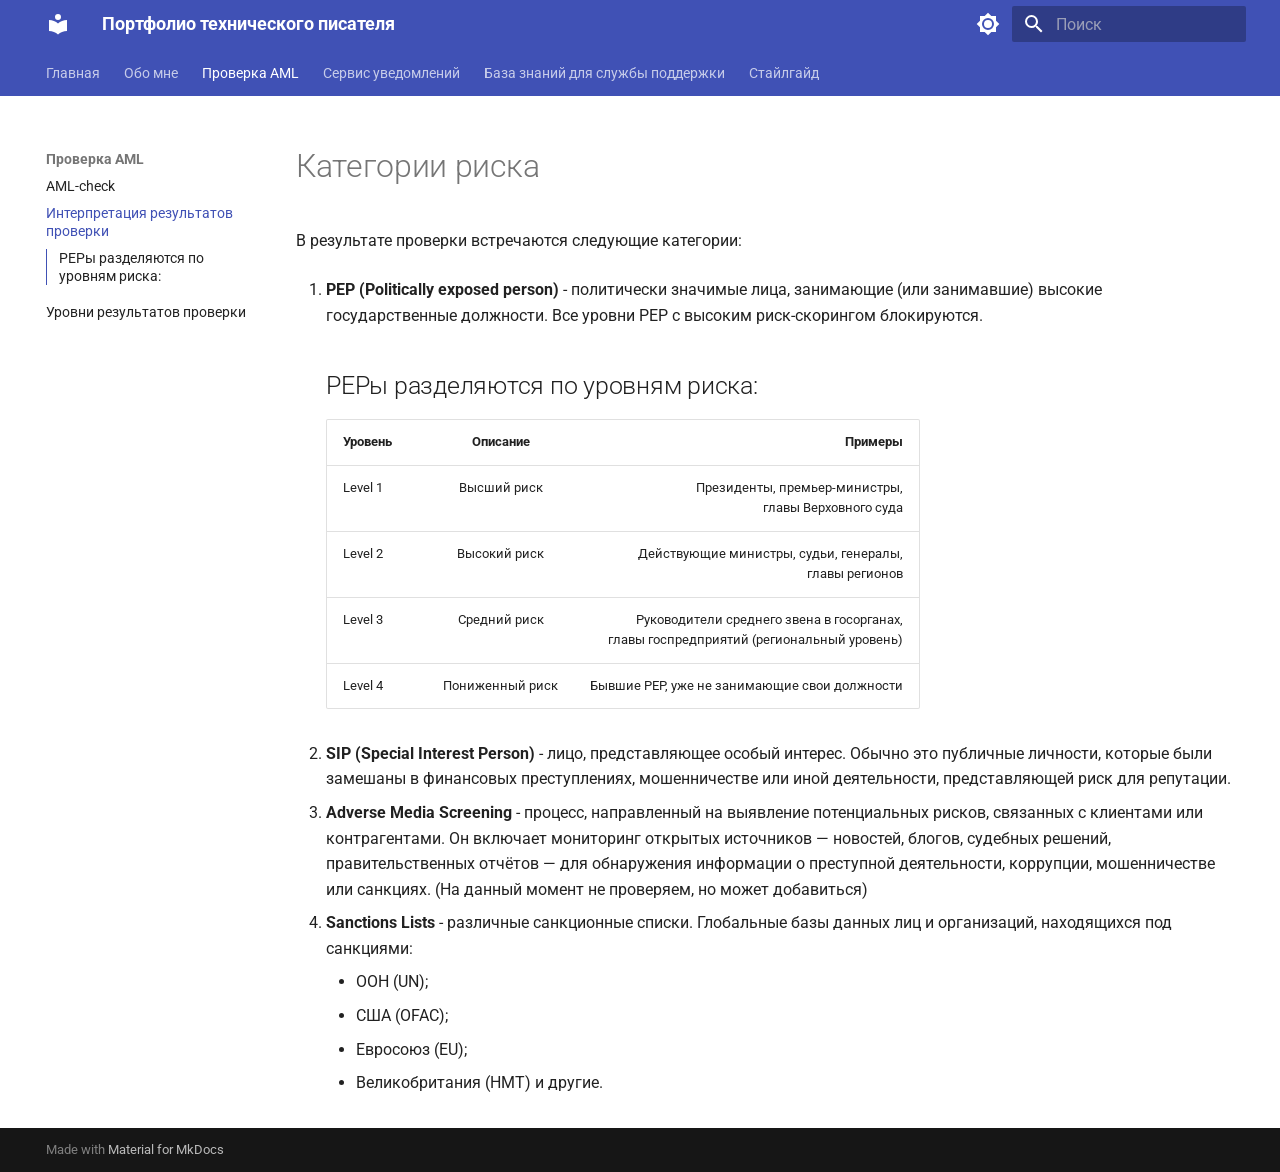
<file: risk-interpretation/index.html>
<!doctype html>
<html lang="ru" class="no-js">
  <head>
    
      <meta charset="utf-8">
      <meta name="viewport" content="width=device-width,initial-scale=1">
      
        <meta name="description" content="Как я создаю документацию: от инструкций до стайлгайдов. Портфолио с примерами работ.">
      
      
      
      
        <link rel="prev" href="../aml-check/">
      
      
        <link rel="next" href="../risk-levels/">
      
      
        
      
      
      <link rel="icon" href="../assets/images/favicon.png">
      <meta name="generator" content="mkdocs-1.6.1, mkdocs-material-9.7.7">
    
    
      
        <title>Интерпретация результатов проверки - Портфолио технического писателя</title>
      
    
    
      <link rel="stylesheet" href="../assets/stylesheets/main.ec1eaa64.min.css">
      
        
        <link rel="stylesheet" href="../assets/stylesheets/palette.ab4e12ef.min.css">
      
      


    
    
      
    
    
      
        
        
        <link rel="preconnect" href="https://fonts.gstatic.com" crossorigin>
        <link rel="stylesheet" href="https://fonts.googleapis.com/css?family=Roboto:300,300i,400,400i,700,700i%7CRoboto+Mono:400,400i,700,700i&display=fallback">
        <style>:root{--md-text-font:"Roboto";--md-code-font:"Roboto Mono"}</style>
      
    
    
      <link rel="stylesheet" href="../extra-styles-v1.css">
    
    <script>__md_scope=new URL("..",location),__md_hash=e=>[...e].reduce(((e,_)=>(e<<5)-e+_.charCodeAt(0)),0),__md_get=(e,_=localStorage,t=__md_scope)=>JSON.parse(_.getItem(t.pathname+"."+e)),__md_set=(e,_,t=localStorage,a=__md_scope)=>{try{t.setItem(a.pathname+"."+e,JSON.stringify(_))}catch(e){}}</script>
    
      

    
    
  </head>
  
  
    
    
      
    
    
    
    
    <body dir="ltr" data-md-color-scheme="default" data-md-color-primary="indigo" data-md-color-accent="indigo">
  
    
    <input class="md-toggle" data-md-toggle="drawer" type="checkbox" id="__drawer" autocomplete="off">
    <input class="md-toggle" data-md-toggle="search" type="checkbox" id="__search" autocomplete="off">
    <label class="md-overlay" for="__drawer"></label>
    <div data-md-component="skip">
      
        
        <a href="#_1" class="md-skip">
          Перейти к содержанию
        </a>
      
    </div>
    <div data-md-component="announce">
      
    </div>
    
    
      

<header class="md-header" data-md-component="header">
  <nav class="md-header__inner md-grid" aria-label="Верхний колонтитул">
    <a href=".." title="Портфолио технического писателя" class="md-header__button md-logo" aria-label="Портфолио технического писателя" data-md-component="logo">
      
  
  <svg xmlns="http://www.w3.org/2000/svg" viewBox="0 0 24 24"><path d="M12 8a3 3 0 0 0 3-3 3 3 0 0 0-3-3 3 3 0 0 0-3 3 3 3 0 0 0 3 3m0 3.54C9.64 9.35 6.5 8 3 8v11c3.5 0 6.64 1.35 9 3.54 2.36-2.19 5.5-3.54 9-3.54V8c-3.5 0-6.64 1.35-9 3.54"/></svg>

    </a>
    <label class="md-header__button md-icon" for="__drawer">
      
      <svg xmlns="http://www.w3.org/2000/svg" viewBox="0 0 24 24"><path d="M3 6h18v2H3zm0 5h18v2H3zm0 5h18v2H3z"/></svg>
    </label>
    <div class="md-header__title" data-md-component="header-title">
      <div class="md-header__ellipsis">
        <div class="md-header__topic">
          <span class="md-ellipsis">
            Портфолио технического писателя
          </span>
        </div>
        <div class="md-header__topic" data-md-component="header-topic">
          <span class="md-ellipsis">
            
              Интерпретация результатов проверки
            
          </span>
        </div>
      </div>
    </div>
    
      
        <form class="md-header__option" data-md-component="palette">
  
    
    
    
    <input class="md-option" data-md-color-media="(prefers-color-scheme: light)" data-md-color-scheme="default" data-md-color-primary="indigo" data-md-color-accent="indigo"  aria-label="Switch to dark mode"  type="radio" name="__palette" id="__palette_0">
    
      <label class="md-header__button md-icon" title="Switch to dark mode" for="__palette_1" hidden>
        <svg xmlns="http://www.w3.org/2000/svg" viewBox="0 0 24 24"><path d="M12 8a4 4 0 0 0-4 4 4 4 0 0 0 4 4 4 4 0 0 0 4-4 4 4 0 0 0-4-4m0 10a6 6 0 0 1-6-6 6 6 0 0 1 6-6 6 6 0 0 1 6 6 6 6 0 0 1-6 6m8-9.31V4h-4.69L12 .69 8.69 4H4v4.69L.69 12 4 15.31V20h4.69L12 23.31 15.31 20H20v-4.69L23.31 12z"/></svg>
      </label>
    
  
    
    
    
    <input class="md-option" data-md-color-media="(prefers-color-scheme: dark)" data-md-color-scheme="slate" data-md-color-primary="indigo" data-md-color-accent="indigo"  aria-label="Switch to light mode"  type="radio" name="__palette" id="__palette_1">
    
      <label class="md-header__button md-icon" title="Switch to light mode" for="__palette_0" hidden>
        <svg xmlns="http://www.w3.org/2000/svg" viewBox="0 0 24 24"><path d="M12 18c-.89 0-1.74-.2-2.5-.55C11.56 16.5 13 14.42 13 12s-1.44-4.5-3.5-5.45C10.26 6.2 11.11 6 12 6a6 6 0 0 1 6 6 6 6 0 0 1-6 6m8-9.31V4h-4.69L12 .69 8.69 4H4v4.69L.69 12 4 15.31V20h4.69L12 23.31 15.31 20H20v-4.69L23.31 12z"/></svg>
      </label>
    
  
</form>
      
    
    
      <script>var palette=__md_get("__palette");if(palette&&palette.color){if("(prefers-color-scheme)"===palette.color.media){var media=matchMedia("(prefers-color-scheme: light)"),input=document.querySelector(media.matches?"[data-md-color-media='(prefers-color-scheme: light)']":"[data-md-color-media='(prefers-color-scheme: dark)']");palette.color.media=input.getAttribute("data-md-color-media"),palette.color.scheme=input.getAttribute("data-md-color-scheme"),palette.color.primary=input.getAttribute("data-md-color-primary"),palette.color.accent=input.getAttribute("data-md-color-accent")}for(var[key,value]of Object.entries(palette.color))document.body.setAttribute("data-md-color-"+key,value)}</script>
    
    
    
      
      
        <label class="md-header__button md-icon" for="__search">
          
          <svg xmlns="http://www.w3.org/2000/svg" viewBox="0 0 24 24"><path d="M9.5 3A6.5 6.5 0 0 1 16 9.5c0 1.61-.59 3.09-1.56 4.23l.27.27h.79l5 5-1.5 1.5-5-5v-.79l-.27-.27A6.52 6.52 0 0 1 9.5 16 6.5 6.5 0 0 1 3 9.5 6.5 6.5 0 0 1 9.5 3m0 2C7 5 5 7 5 9.5S7 14 9.5 14 14 12 14 9.5 12 5 9.5 5"/></svg>
        </label>
        <div class="md-search" data-md-component="search" role="dialog">
  <label class="md-search__overlay" for="__search"></label>
  <div class="md-search__inner" role="search">
    <form class="md-search__form" name="search">
      <input type="text" class="md-search__input" name="query" aria-label="Поиск" placeholder="Поиск" autocapitalize="off" autocorrect="off" autocomplete="off" spellcheck="false" data-md-component="search-query" required>
      <label class="md-search__icon md-icon" for="__search">
        
        <svg xmlns="http://www.w3.org/2000/svg" viewBox="0 0 24 24"><path d="M9.5 3A6.5 6.5 0 0 1 16 9.5c0 1.61-.59 3.09-1.56 4.23l.27.27h.79l5 5-1.5 1.5-5-5v-.79l-.27-.27A6.52 6.52 0 0 1 9.5 16 6.5 6.5 0 0 1 3 9.5 6.5 6.5 0 0 1 9.5 3m0 2C7 5 5 7 5 9.5S7 14 9.5 14 14 12 14 9.5 12 5 9.5 5"/></svg>
        
        <svg xmlns="http://www.w3.org/2000/svg" viewBox="0 0 24 24"><path d="M20 11v2H8l5.5 5.5-1.42 1.42L4.16 12l7.92-7.92L13.5 5.5 8 11z"/></svg>
      </label>
      <nav class="md-search__options" aria-label="Поиск">
        
        <button type="reset" class="md-search__icon md-icon" title="Очистить" aria-label="Очистить" tabindex="-1">
          
          <svg xmlns="http://www.w3.org/2000/svg" viewBox="0 0 24 24"><path d="M19 6.41 17.59 5 12 10.59 6.41 5 5 6.41 10.59 12 5 17.59 6.41 19 12 13.41 17.59 19 19 17.59 13.41 12z"/></svg>
        </button>
      </nav>
      
    </form>
    <div class="md-search__output">
      <div class="md-search__scrollwrap" tabindex="0" data-md-scrollfix>
        <div class="md-search-result" data-md-component="search-result">
          <div class="md-search-result__meta">
            Инициализация поиска
          </div>
          <ol class="md-search-result__list" role="presentation"></ol>
        </div>
      </div>
    </div>
  </div>
</div>
      
    
    
  </nav>
  
</header>
    
    <div class="md-container" data-md-component="container">
      
      
        
          
            
<nav class="md-tabs" aria-label="Вкладки" data-md-component="tabs">
  <div class="md-grid">
    <ul class="md-tabs__list">
      
        
  
  
  
  
    <li class="md-tabs__item">
      <a href=".." class="md-tabs__link">
        
  
  
    
  
  Главная

      </a>
    </li>
  

      
        
  
  
  
  
    <li class="md-tabs__item">
      <a href="../about/" class="md-tabs__link">
        
  
  
    
  
  Обо мне

      </a>
    </li>
  

      
        
  
  
  
    
  
  
    
    
      <li class="md-tabs__item md-tabs__item--active">
        <a href="../aml-check/" class="md-tabs__link">
          
  
  
  Проверка AML

        </a>
      </li>
    
  

      
        
  
  
  
  
    
    
      <li class="md-tabs__item">
        <a href="../notification-service/" class="md-tabs__link">
          
  
  
  Сервис уведомлений

        </a>
      </li>
    
  

      
        
  
  
  
  
    
    
      <li class="md-tabs__item">
        <a href="../support-kb/" class="md-tabs__link">
          
  
  
  База знаний для службы поддержки

        </a>
      </li>
    
  

      
        
  
  
  
  
    
    
      <li class="md-tabs__item">
        <a href="../style-guide/" class="md-tabs__link">
          
  
  
  Стайлгайд

        </a>
      </li>
    
  

      
    </ul>
  </div>
</nav>
          
        
      
      <main class="md-main" data-md-component="main">
        <div class="md-main__inner md-grid">
          
            
              
              <div class="md-sidebar md-sidebar--primary" data-md-component="sidebar" data-md-type="navigation" >
                <div class="md-sidebar__scrollwrap">
                  <div class="md-sidebar__inner">
                    


  


  

<nav class="md-nav md-nav--primary md-nav--lifted md-nav--integrated" aria-label="Навигация" data-md-level="0">
  <label class="md-nav__title" for="__drawer">
    <a href=".." title="Портфолио технического писателя" class="md-nav__button md-logo" aria-label="Портфолио технического писателя" data-md-component="logo">
      
  
  <svg xmlns="http://www.w3.org/2000/svg" viewBox="0 0 24 24"><path d="M12 8a3 3 0 0 0 3-3 3 3 0 0 0-3-3 3 3 0 0 0-3 3 3 3 0 0 0 3 3m0 3.54C9.64 9.35 6.5 8 3 8v11c3.5 0 6.64 1.35 9 3.54 2.36-2.19 5.5-3.54 9-3.54V8c-3.5 0-6.64 1.35-9 3.54"/></svg>

    </a>
    Портфолио технического писателя
  </label>
  
  <ul class="md-nav__list" data-md-scrollfix>
    
      
      
  
  
  
  
    <li class="md-nav__item">
      <a href=".." class="md-nav__link">
        
  
  
  <span class="md-ellipsis">
    
  
    Главная
  

    
  </span>
  
  

      </a>
    </li>
  

    
      
      
  
  
  
  
    <li class="md-nav__item">
      <a href="../about/" class="md-nav__link">
        
  
  
  <span class="md-ellipsis">
    
  
    Обо мне
  

    
  </span>
  
  

      </a>
    </li>
  

    
      
      
  
  
    
  
  
  
    
    
    
    
      
        
        
      
      
        
      
    
    
    <li class="md-nav__item md-nav__item--active md-nav__item--section md-nav__item--nested">
      
        
        
        <input class="md-nav__toggle md-toggle " type="checkbox" id="__nav_3" checked>
        
          
          <label class="md-nav__link" for="__nav_3" id="__nav_3_label" tabindex="">
            
  
  
  <span class="md-ellipsis">
    
  
    Проверка AML
  

    
  </span>
  
  

            <span class="md-nav__icon md-icon"></span>
          </label>
        
        <nav class="md-nav" data-md-level="1" aria-labelledby="__nav_3_label" aria-expanded="true">
          <label class="md-nav__title" for="__nav_3">
            <span class="md-nav__icon md-icon"></span>
            
  
    Проверка AML
  

          </label>
          <ul class="md-nav__list" data-md-scrollfix>
            
              
                
  
  
  
  
    <li class="md-nav__item">
      <a href="../aml-check/" class="md-nav__link">
        
  
  
  <span class="md-ellipsis">
    
  
    AML-check
  

    
  </span>
  
  

      </a>
    </li>
  

              
            
              
                
  
  
    
  
  
  
    <li class="md-nav__item md-nav__item--active">
      
      <input class="md-nav__toggle md-toggle" type="checkbox" id="__toc">
      
      
        
      
      
        <label class="md-nav__link md-nav__link--active" for="__toc">
          
  
  
  <span class="md-ellipsis">
    
  
    Интерпретация результатов проверки
  

    
  </span>
  
  

          <span class="md-nav__icon md-icon"></span>
        </label>
      
      <a href="./" class="md-nav__link md-nav__link--active">
        
  
  
  <span class="md-ellipsis">
    
  
    Интерпретация результатов проверки
  

    
  </span>
  
  

      </a>
      
        

<nav class="md-nav md-nav--secondary" aria-label="Содержание">
  
  
  
    
  
  
    <label class="md-nav__title" for="__toc">
      <span class="md-nav__icon md-icon"></span>
      Содержание
    </label>
    <ul class="md-nav__list" data-md-component="toc" data-md-scrollfix>
      
        <li class="md-nav__item">
  <a href="#pep" class="md-nav__link">
    <span class="md-ellipsis">
      
        PEPы разделяются по уровням риска:
      
    </span>
  </a>
  
</li>
      
    </ul>
  
</nav>
      
    </li>
  

              
            
              
                
  
  
  
  
    <li class="md-nav__item">
      <a href="../risk-levels/" class="md-nav__link">
        
  
  
  <span class="md-ellipsis">
    
  
    Уровни результатов проверки
  

    
  </span>
  
  

      </a>
    </li>
  

              
            
          </ul>
        </nav>
      
    </li>
  

    
      
      
  
  
  
  
    
    
    
    
      
      
        
      
    
    
    <li class="md-nav__item md-nav__item--nested">
      
        
        
        <input class="md-nav__toggle md-toggle " type="checkbox" id="__nav_4" >
        
          
          <label class="md-nav__link" for="__nav_4" id="__nav_4_label" tabindex="0">
            
  
  
  <span class="md-ellipsis">
    
  
    Сервис уведомлений
  

    
  </span>
  
  

            <span class="md-nav__icon md-icon"></span>
          </label>
        
        <nav class="md-nav" data-md-level="1" aria-labelledby="__nav_4_label" aria-expanded="false">
          <label class="md-nav__title" for="__nav_4">
            <span class="md-nav__icon md-icon"></span>
            
  
    Сервис уведомлений
  

          </label>
          <ul class="md-nav__list" data-md-scrollfix>
            
              
                
  
  
  
  
    <li class="md-nav__item">
      <a href="../notification-service/" class="md-nav__link">
        
  
  
  <span class="md-ellipsis">
    
  
    О проекте
  

    
  </span>
  
  

      </a>
    </li>
  

              
            
              
                
  
  
  
  
    <li class="md-nav__item">
      <a href="../notification-service/send-email-endpoint/" class="md-nav__link">
        
  
  
  <span class="md-ellipsis">
    
  
    Отправка email
  

    
  </span>
  
  

      </a>
    </li>
  

              
            
              
                
  
  
  
  
    <li class="md-nav__item">
      <a href="../notification-service/get-status-endpoint/" class="md-nav__link">
        
  
  
  <span class="md-ellipsis">
    
  
    Проверка статуса
  

    
  </span>
  
  

      </a>
    </li>
  

              
            
              
                
  
  
  
  
    <li class="md-nav__item">
      <a href="../notification-service/notification-flow/" class="md-nav__link">
        
  
  
  <span class="md-ellipsis">
    
  
    Схема процесса
  

    
  </span>
  
  

      </a>
    </li>
  

              
            
          </ul>
        </nav>
      
    </li>
  

    
      
      
  
  
  
  
    
    
    
    
      
      
        
      
    
    
    <li class="md-nav__item md-nav__item--nested">
      
        
        
        <input class="md-nav__toggle md-toggle " type="checkbox" id="__nav_5" >
        
          
          <label class="md-nav__link" for="__nav_5" id="__nav_5_label" tabindex="0">
            
  
  
  <span class="md-ellipsis">
    
  
    База знаний для службы поддержки
  

    
  </span>
  
  

            <span class="md-nav__icon md-icon"></span>
          </label>
        
        <nav class="md-nav" data-md-level="1" aria-labelledby="__nav_5_label" aria-expanded="false">
          <label class="md-nav__title" for="__nav_5">
            <span class="md-nav__icon md-icon"></span>
            
  
    База знаний для службы поддержки
  

          </label>
          <ul class="md-nav__list" data-md-scrollfix>
            
              
                
  
  
  
  
    <li class="md-nav__item">
      <a href="../support-kb/" class="md-nav__link">
        
  
  
  <span class="md-ellipsis">
    
  
    Быстрое решение
  

    
  </span>
  
  

      </a>
    </li>
  

              
            
              
                
  
  
  
  
    <li class="md-nav__item">
      <a href="../support-kb/incident-flow/" class="md-nav__link">
        
  
  
  <span class="md-ellipsis">
    
  
    Схема процесса
  

    
  </span>
  
  

      </a>
    </li>
  

              
            
          </ul>
        </nav>
      
    </li>
  

    
      
      
  
  
  
  
    
    
    
    
      
      
        
      
    
    
    <li class="md-nav__item md-nav__item--nested">
      
        
        
        <input class="md-nav__toggle md-toggle " type="checkbox" id="__nav_6" >
        
          
          <label class="md-nav__link" for="__nav_6" id="__nav_6_label" tabindex="0">
            
  
  
  <span class="md-ellipsis">
    
  
    Стайлгайд
  

    
  </span>
  
  

            <span class="md-nav__icon md-icon"></span>
          </label>
        
        <nav class="md-nav" data-md-level="1" aria-labelledby="__nav_6_label" aria-expanded="false">
          <label class="md-nav__title" for="__nav_6">
            <span class="md-nav__icon md-icon"></span>
            
  
    Стайлгайд
  

          </label>
          <ul class="md-nav__list" data-md-scrollfix>
            
              
                
  
  
  
  
    <li class="md-nav__item">
      <a href="../style-guide/" class="md-nav__link">
        
  
  
  <span class="md-ellipsis">
    
  
    Введение
  

    
  </span>
  
  

      </a>
    </li>
  

              
            
              
                
  
  
  
  
    <li class="md-nav__item">
      <a href="../style-guide/text-format/" class="md-nav__link">
        
  
  
  <span class="md-ellipsis">
    
  
    Оформление текста
  

    
  </span>
  
  

      </a>
    </li>
  

              
            
              
                
  
  
  
  
    <li class="md-nav__item">
      <a href="../style-guide/language-terms/" class="md-nav__link">
        
  
  
  <span class="md-ellipsis">
    
  
    Язык и термины
  

    
  </span>
  
  

      </a>
    </li>
  

              
            
          </ul>
        </nav>
      
    </li>
  

    
  </ul>
</nav>
                  </div>
                </div>
              </div>
            
            
          
          
            <div class="md-content" data-md-component="content">
              
              <article class="md-content__inner md-typeset">
                
                  



<h1 id="_1">Категории риска</h1>
<p>В результате проверки встречаются следующие категории:</p>
<ol>
<li>
<p><strong>PEP (Politically exposed person)</strong> - политически значимые лица, занимающие (или занимавшие) высокие государственные должности. Все уровни PEP с высоким риск-скорингом блокируются.</p>
<h2 id="pep">PEPы разделяются по уровням риска:</h2>
<table>
<thead>
<tr>
<th style="text-align: left;">Уровень</th>
<th style="text-align: center;">Описание</th>
<th style="text-align: right;">Примеры</th>
</tr>
</thead>
<tbody>
<tr>
<td style="text-align: left;">Level 1</td>
<td style="text-align: center;">Высший риск</td>
<td style="text-align: right;">Президенты, премьер-министры,<br>главы Верховного суда</td>
</tr>
<tr>
<td style="text-align: left;">Level 2</td>
<td style="text-align: center;">Высокий риск</td>
<td style="text-align: right;">Действующие министры, судьи, генералы,<br>главы регионов</td>
</tr>
<tr>
<td style="text-align: left;">Level 3</td>
<td style="text-align: center;">Средний риск</td>
<td style="text-align: right;">Руководители среднего звена в госорганах,<br>главы госпредприятий (региональный уровень)</td>
</tr>
<tr>
<td style="text-align: left;">Level 4</td>
<td style="text-align: center;">Пониженный риск</td>
<td style="text-align: right;">Бывшие PEP, уже не занимающие свои должности</td>
</tr>
</tbody>
</table>
</li>
<li>
<p><strong>SIP (Special Interest Person)</strong> - лицо, представляющее особый интерес. Обычно это публичные личности, которые были замешаны в финансовых преступлениях, мошенничестве или иной деятельности, представляющей риск для репутации.</p>
</li>
<li>
<p><strong>Adverse Media Screening</strong> - процесс, направленный на выявление потенциальных рисков, связанных с клиентами или контрагентами. Он включает мониторинг открытых источников — новостей, блогов, судебных решений, правительственных отчётов — для обнаружения информации о преступной деятельности, коррупции, мошенничестве или санкциях. (На данный момент не проверяем, но может добавиться)</p>
</li>
<li>
<p><strong>Sanctions Lists</strong> - различные санкционные списки. 
Глобальные базы данных лиц и организаций, находящихся под санкциями:</p>
<ul>
<li>ООН (UN);</li>
<li>США (OFAC);</li>
<li>Евросоюз (EU);</li>
<li>Великобритания (HMT) и другие.</li>
</ul>
</li>
</ol>












                
              </article>
            </div>
          
          
<script>var target=document.getElementById(location.hash.slice(1));target&&target.name&&(target.checked=target.name.startsWith("__tabbed_"))</script>
        </div>
        
      </main>
      
        <footer class="md-footer">
  
  <div class="md-footer-meta md-typeset">
    <div class="md-footer-meta__inner md-grid">
      <div class="md-copyright">
  
  
    Made with
    <a href="https://squidfunk.github.io/mkdocs-material/" target="_blank" rel="noopener">
      Material for MkDocs
    </a>
  
</div>
      
    </div>
  </div>
</footer>
      
    </div>
    <div class="md-dialog" data-md-component="dialog">
      <div class="md-dialog__inner md-typeset"></div>
    </div>
    
    
    
      
      
      <script id="__config" type="application/json">{"annotate": null, "base": "..", "features": ["navigation.tabs", "navigation.sections", "toc.integrate"], "search": "../assets/javascripts/workers/search.2c215733.min.js", "tags": null, "translations": {"clipboard.copied": "\u0421\u043a\u043e\u043f\u0438\u0440\u043e\u0432\u0430\u043d\u043e \u0432 \u0431\u0443\u0444\u0435\u0440", "clipboard.copy": "\u041a\u043e\u043f\u0438\u0440\u043e\u0432\u0430\u0442\u044c \u0432 \u0431\u0443\u0444\u0435\u0440", "search.result.more.one": "\u0415\u0449\u0451 1 \u043d\u0430 \u044d\u0442\u043e\u0439 \u0441\u0442\u0440\u0430\u043d\u0438\u0446\u0435", "search.result.more.other": "\u0415\u0449\u0451 # \u043d\u0430 \u044d\u0442\u043e\u0439 \u0441\u0442\u0440\u0430\u043d\u0438\u0446\u0435", "search.result.none": "\u0421\u043e\u0432\u043f\u0430\u0434\u0435\u043d\u0438\u0439 \u043d\u0435 \u043d\u0430\u0439\u0434\u0435\u043d\u043e", "search.result.one": "\u041d\u0430\u0439\u0434\u0435\u043d\u043e 1 \u0441\u043e\u0432\u043f\u0430\u0434\u0435\u043d\u0438\u0435", "search.result.other": "\u041d\u0430\u0439\u0434\u0435\u043d\u043e \u0441\u043e\u0432\u043f\u0430\u0434\u0435\u043d\u0438\u0439: #", "search.result.placeholder": "\u041d\u0430\u0447\u043d\u0438\u0442\u0435 \u043f\u0435\u0447\u0430\u0442\u0430\u0442\u044c \u0434\u043b\u044f \u043f\u043e\u0438\u0441\u043a\u0430", "search.result.term.missing": "\u041e\u0442\u0441\u0443\u0442\u0441\u0442\u0432\u0443\u0435\u0442", "select.version": "\u0412\u044b\u0431\u0435\u0440\u0438\u0442\u0435 \u0432\u0435\u0440\u0441\u0438\u044e"}, "version": null}</script>
    
    
      <script src="../assets/javascripts/bundle.d7400e89.min.js"></script>
      
    
  </body>
</html>
</file>
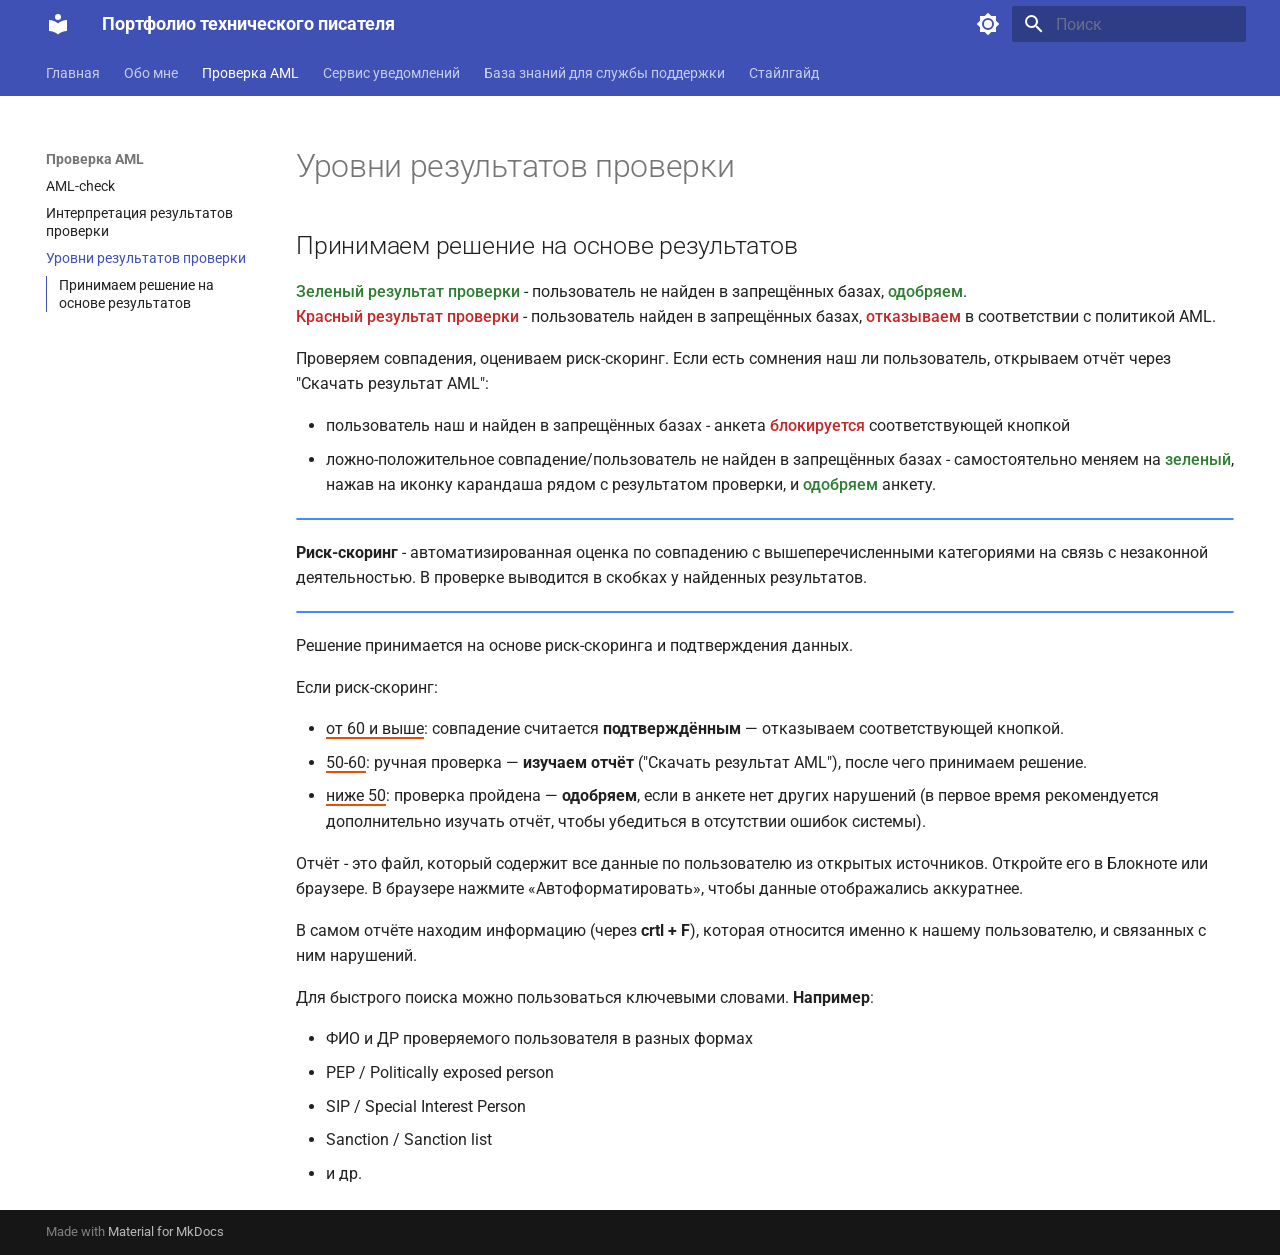
<file: risk-levels/index.html>
<!doctype html>
<html lang="ru" class="no-js">
  <head>
    
      <meta charset="utf-8">
      <meta name="viewport" content="width=device-width,initial-scale=1">
      
        <meta name="description" content="Как я создаю документацию: от инструкций до стайлгайдов. Портфолио с примерами работ.">
      
      
      
      
        <link rel="prev" href="../risk-interpretation/">
      
      
        <link rel="next" href="../notification-service/">
      
      
        
      
      
      <link rel="icon" href="../assets/images/favicon.png">
      <meta name="generator" content="mkdocs-1.6.1, mkdocs-material-9.7.7">
    
    
      
        <title>Уровни результатов проверки - Портфолио технического писателя</title>
      
    
    
      <link rel="stylesheet" href="../assets/stylesheets/main.ec1eaa64.min.css">
      
        
        <link rel="stylesheet" href="../assets/stylesheets/palette.ab4e12ef.min.css">
      
      


    
    
      
    
    
      
        
        
        <link rel="preconnect" href="https://fonts.gstatic.com" crossorigin>
        <link rel="stylesheet" href="https://fonts.googleapis.com/css?family=Roboto:300,300i,400,400i,700,700i%7CRoboto+Mono:400,400i,700,700i&display=fallback">
        <style>:root{--md-text-font:"Roboto";--md-code-font:"Roboto Mono"}</style>
      
    
    
      <link rel="stylesheet" href="../extra-styles-v1.css">
    
    <script>__md_scope=new URL("..",location),__md_hash=e=>[...e].reduce(((e,_)=>(e<<5)-e+_.charCodeAt(0)),0),__md_get=(e,_=localStorage,t=__md_scope)=>JSON.parse(_.getItem(t.pathname+"."+e)),__md_set=(e,_,t=localStorage,a=__md_scope)=>{try{t.setItem(a.pathname+"."+e,JSON.stringify(_))}catch(e){}}</script>
    
      

    
    
  </head>
  
  
    
    
      
    
    
    
    
    <body dir="ltr" data-md-color-scheme="default" data-md-color-primary="indigo" data-md-color-accent="indigo">
  
    
    <input class="md-toggle" data-md-toggle="drawer" type="checkbox" id="__drawer" autocomplete="off">
    <input class="md-toggle" data-md-toggle="search" type="checkbox" id="__search" autocomplete="off">
    <label class="md-overlay" for="__drawer"></label>
    <div data-md-component="skip">
      
        
        <a href="#_1" class="md-skip">
          Перейти к содержанию
        </a>
      
    </div>
    <div data-md-component="announce">
      
    </div>
    
    
      

<header class="md-header" data-md-component="header">
  <nav class="md-header__inner md-grid" aria-label="Верхний колонтитул">
    <a href=".." title="Портфолио технического писателя" class="md-header__button md-logo" aria-label="Портфолио технического писателя" data-md-component="logo">
      
  
  <svg xmlns="http://www.w3.org/2000/svg" viewBox="0 0 24 24"><path d="M12 8a3 3 0 0 0 3-3 3 3 0 0 0-3-3 3 3 0 0 0-3 3 3 3 0 0 0 3 3m0 3.54C9.64 9.35 6.5 8 3 8v11c3.5 0 6.64 1.35 9 3.54 2.36-2.19 5.5-3.54 9-3.54V8c-3.5 0-6.64 1.35-9 3.54"/></svg>

    </a>
    <label class="md-header__button md-icon" for="__drawer">
      
      <svg xmlns="http://www.w3.org/2000/svg" viewBox="0 0 24 24"><path d="M3 6h18v2H3zm0 5h18v2H3zm0 5h18v2H3z"/></svg>
    </label>
    <div class="md-header__title" data-md-component="header-title">
      <div class="md-header__ellipsis">
        <div class="md-header__topic">
          <span class="md-ellipsis">
            Портфолио технического писателя
          </span>
        </div>
        <div class="md-header__topic" data-md-component="header-topic">
          <span class="md-ellipsis">
            
              Уровни результатов проверки
            
          </span>
        </div>
      </div>
    </div>
    
      
        <form class="md-header__option" data-md-component="palette">
  
    
    
    
    <input class="md-option" data-md-color-media="(prefers-color-scheme: light)" data-md-color-scheme="default" data-md-color-primary="indigo" data-md-color-accent="indigo"  aria-label="Switch to dark mode"  type="radio" name="__palette" id="__palette_0">
    
      <label class="md-header__button md-icon" title="Switch to dark mode" for="__palette_1" hidden>
        <svg xmlns="http://www.w3.org/2000/svg" viewBox="0 0 24 24"><path d="M12 8a4 4 0 0 0-4 4 4 4 0 0 0 4 4 4 4 0 0 0 4-4 4 4 0 0 0-4-4m0 10a6 6 0 0 1-6-6 6 6 0 0 1 6-6 6 6 0 0 1 6 6 6 6 0 0 1-6 6m8-9.31V4h-4.69L12 .69 8.69 4H4v4.69L.69 12 4 15.31V20h4.69L12 23.31 15.31 20H20v-4.69L23.31 12z"/></svg>
      </label>
    
  
    
    
    
    <input class="md-option" data-md-color-media="(prefers-color-scheme: dark)" data-md-color-scheme="slate" data-md-color-primary="indigo" data-md-color-accent="indigo"  aria-label="Switch to light mode"  type="radio" name="__palette" id="__palette_1">
    
      <label class="md-header__button md-icon" title="Switch to light mode" for="__palette_0" hidden>
        <svg xmlns="http://www.w3.org/2000/svg" viewBox="0 0 24 24"><path d="M12 18c-.89 0-1.74-.2-2.5-.55C11.56 16.5 13 14.42 13 12s-1.44-4.5-3.5-5.45C10.26 6.2 11.11 6 12 6a6 6 0 0 1 6 6 6 6 0 0 1-6 6m8-9.31V4h-4.69L12 .69 8.69 4H4v4.69L.69 12 4 15.31V20h4.69L12 23.31 15.31 20H20v-4.69L23.31 12z"/></svg>
      </label>
    
  
</form>
      
    
    
      <script>var palette=__md_get("__palette");if(palette&&palette.color){if("(prefers-color-scheme)"===palette.color.media){var media=matchMedia("(prefers-color-scheme: light)"),input=document.querySelector(media.matches?"[data-md-color-media='(prefers-color-scheme: light)']":"[data-md-color-media='(prefers-color-scheme: dark)']");palette.color.media=input.getAttribute("data-md-color-media"),palette.color.scheme=input.getAttribute("data-md-color-scheme"),palette.color.primary=input.getAttribute("data-md-color-primary"),palette.color.accent=input.getAttribute("data-md-color-accent")}for(var[key,value]of Object.entries(palette.color))document.body.setAttribute("data-md-color-"+key,value)}</script>
    
    
    
      
      
        <label class="md-header__button md-icon" for="__search">
          
          <svg xmlns="http://www.w3.org/2000/svg" viewBox="0 0 24 24"><path d="M9.5 3A6.5 6.5 0 0 1 16 9.5c0 1.61-.59 3.09-1.56 4.23l.27.27h.79l5 5-1.5 1.5-5-5v-.79l-.27-.27A6.52 6.52 0 0 1 9.5 16 6.5 6.5 0 0 1 3 9.5 6.5 6.5 0 0 1 9.5 3m0 2C7 5 5 7 5 9.5S7 14 9.5 14 14 12 14 9.5 12 5 9.5 5"/></svg>
        </label>
        <div class="md-search" data-md-component="search" role="dialog">
  <label class="md-search__overlay" for="__search"></label>
  <div class="md-search__inner" role="search">
    <form class="md-search__form" name="search">
      <input type="text" class="md-search__input" name="query" aria-label="Поиск" placeholder="Поиск" autocapitalize="off" autocorrect="off" autocomplete="off" spellcheck="false" data-md-component="search-query" required>
      <label class="md-search__icon md-icon" for="__search">
        
        <svg xmlns="http://www.w3.org/2000/svg" viewBox="0 0 24 24"><path d="M9.5 3A6.5 6.5 0 0 1 16 9.5c0 1.61-.59 3.09-1.56 4.23l.27.27h.79l5 5-1.5 1.5-5-5v-.79l-.27-.27A6.52 6.52 0 0 1 9.5 16 6.5 6.5 0 0 1 3 9.5 6.5 6.5 0 0 1 9.5 3m0 2C7 5 5 7 5 9.5S7 14 9.5 14 14 12 14 9.5 12 5 9.5 5"/></svg>
        
        <svg xmlns="http://www.w3.org/2000/svg" viewBox="0 0 24 24"><path d="M20 11v2H8l5.5 5.5-1.42 1.42L4.16 12l7.92-7.92L13.5 5.5 8 11z"/></svg>
      </label>
      <nav class="md-search__options" aria-label="Поиск">
        
        <button type="reset" class="md-search__icon md-icon" title="Очистить" aria-label="Очистить" tabindex="-1">
          
          <svg xmlns="http://www.w3.org/2000/svg" viewBox="0 0 24 24"><path d="M19 6.41 17.59 5 12 10.59 6.41 5 5 6.41 10.59 12 5 17.59 6.41 19 12 13.41 17.59 19 19 17.59 13.41 12z"/></svg>
        </button>
      </nav>
      
    </form>
    <div class="md-search__output">
      <div class="md-search__scrollwrap" tabindex="0" data-md-scrollfix>
        <div class="md-search-result" data-md-component="search-result">
          <div class="md-search-result__meta">
            Инициализация поиска
          </div>
          <ol class="md-search-result__list" role="presentation"></ol>
        </div>
      </div>
    </div>
  </div>
</div>
      
    
    
  </nav>
  
</header>
    
    <div class="md-container" data-md-component="container">
      
      
        
          
            
<nav class="md-tabs" aria-label="Вкладки" data-md-component="tabs">
  <div class="md-grid">
    <ul class="md-tabs__list">
      
        
  
  
  
  
    <li class="md-tabs__item">
      <a href=".." class="md-tabs__link">
        
  
  
    
  
  Главная

      </a>
    </li>
  

      
        
  
  
  
  
    <li class="md-tabs__item">
      <a href="../about/" class="md-tabs__link">
        
  
  
    
  
  Обо мне

      </a>
    </li>
  

      
        
  
  
  
    
  
  
    
    
      <li class="md-tabs__item md-tabs__item--active">
        <a href="../aml-check/" class="md-tabs__link">
          
  
  
  Проверка AML

        </a>
      </li>
    
  

      
        
  
  
  
  
    
    
      <li class="md-tabs__item">
        <a href="../notification-service/" class="md-tabs__link">
          
  
  
  Сервис уведомлений

        </a>
      </li>
    
  

      
        
  
  
  
  
    
    
      <li class="md-tabs__item">
        <a href="../support-kb/" class="md-tabs__link">
          
  
  
  База знаний для службы поддержки

        </a>
      </li>
    
  

      
        
  
  
  
  
    
    
      <li class="md-tabs__item">
        <a href="../style-guide/" class="md-tabs__link">
          
  
  
  Стайлгайд

        </a>
      </li>
    
  

      
    </ul>
  </div>
</nav>
          
        
      
      <main class="md-main" data-md-component="main">
        <div class="md-main__inner md-grid">
          
            
              
              <div class="md-sidebar md-sidebar--primary" data-md-component="sidebar" data-md-type="navigation" >
                <div class="md-sidebar__scrollwrap">
                  <div class="md-sidebar__inner">
                    


  


  

<nav class="md-nav md-nav--primary md-nav--lifted md-nav--integrated" aria-label="Навигация" data-md-level="0">
  <label class="md-nav__title" for="__drawer">
    <a href=".." title="Портфолио технического писателя" class="md-nav__button md-logo" aria-label="Портфолио технического писателя" data-md-component="logo">
      
  
  <svg xmlns="http://www.w3.org/2000/svg" viewBox="0 0 24 24"><path d="M12 8a3 3 0 0 0 3-3 3 3 0 0 0-3-3 3 3 0 0 0-3 3 3 3 0 0 0 3 3m0 3.54C9.64 9.35 6.5 8 3 8v11c3.5 0 6.64 1.35 9 3.54 2.36-2.19 5.5-3.54 9-3.54V8c-3.5 0-6.64 1.35-9 3.54"/></svg>

    </a>
    Портфолио технического писателя
  </label>
  
  <ul class="md-nav__list" data-md-scrollfix>
    
      
      
  
  
  
  
    <li class="md-nav__item">
      <a href=".." class="md-nav__link">
        
  
  
  <span class="md-ellipsis">
    
  
    Главная
  

    
  </span>
  
  

      </a>
    </li>
  

    
      
      
  
  
  
  
    <li class="md-nav__item">
      <a href="../about/" class="md-nav__link">
        
  
  
  <span class="md-ellipsis">
    
  
    Обо мне
  

    
  </span>
  
  

      </a>
    </li>
  

    
      
      
  
  
    
  
  
  
    
    
    
    
      
        
        
      
      
        
      
    
    
    <li class="md-nav__item md-nav__item--active md-nav__item--section md-nav__item--nested">
      
        
        
        <input class="md-nav__toggle md-toggle " type="checkbox" id="__nav_3" checked>
        
          
          <label class="md-nav__link" for="__nav_3" id="__nav_3_label" tabindex="">
            
  
  
  <span class="md-ellipsis">
    
  
    Проверка AML
  

    
  </span>
  
  

            <span class="md-nav__icon md-icon"></span>
          </label>
        
        <nav class="md-nav" data-md-level="1" aria-labelledby="__nav_3_label" aria-expanded="true">
          <label class="md-nav__title" for="__nav_3">
            <span class="md-nav__icon md-icon"></span>
            
  
    Проверка AML
  

          </label>
          <ul class="md-nav__list" data-md-scrollfix>
            
              
                
  
  
  
  
    <li class="md-nav__item">
      <a href="../aml-check/" class="md-nav__link">
        
  
  
  <span class="md-ellipsis">
    
  
    AML-check
  

    
  </span>
  
  

      </a>
    </li>
  

              
            
              
                
  
  
  
  
    <li class="md-nav__item">
      <a href="../risk-interpretation/" class="md-nav__link">
        
  
  
  <span class="md-ellipsis">
    
  
    Интерпретация результатов проверки
  

    
  </span>
  
  

      </a>
    </li>
  

              
            
              
                
  
  
    
  
  
  
    <li class="md-nav__item md-nav__item--active">
      
      <input class="md-nav__toggle md-toggle" type="checkbox" id="__toc">
      
      
      
        <label class="md-nav__link md-nav__link--active" for="__toc">
          
  
  
  <span class="md-ellipsis">
    
  
    Уровни результатов проверки
  

    
  </span>
  
  

          <span class="md-nav__icon md-icon"></span>
        </label>
      
      <a href="./" class="md-nav__link md-nav__link--active">
        
  
  
  <span class="md-ellipsis">
    
  
    Уровни результатов проверки
  

    
  </span>
  
  

      </a>
      
        

<nav class="md-nav md-nav--secondary" aria-label="Содержание">
  
  
  
  
    <label class="md-nav__title" for="__toc">
      <span class="md-nav__icon md-icon"></span>
      Содержание
    </label>
    <ul class="md-nav__list" data-md-component="toc" data-md-scrollfix>
      
        <li class="md-nav__item">
  <a href="#_1" class="md-nav__link">
    <span class="md-ellipsis">
      
        Принимаем решение на основе результатов
      
    </span>
  </a>
  
</li>
      
    </ul>
  
</nav>
      
    </li>
  

              
            
          </ul>
        </nav>
      
    </li>
  

    
      
      
  
  
  
  
    
    
    
    
      
      
        
      
    
    
    <li class="md-nav__item md-nav__item--nested">
      
        
        
        <input class="md-nav__toggle md-toggle " type="checkbox" id="__nav_4" >
        
          
          <label class="md-nav__link" for="__nav_4" id="__nav_4_label" tabindex="0">
            
  
  
  <span class="md-ellipsis">
    
  
    Сервис уведомлений
  

    
  </span>
  
  

            <span class="md-nav__icon md-icon"></span>
          </label>
        
        <nav class="md-nav" data-md-level="1" aria-labelledby="__nav_4_label" aria-expanded="false">
          <label class="md-nav__title" for="__nav_4">
            <span class="md-nav__icon md-icon"></span>
            
  
    Сервис уведомлений
  

          </label>
          <ul class="md-nav__list" data-md-scrollfix>
            
              
                
  
  
  
  
    <li class="md-nav__item">
      <a href="../notification-service/" class="md-nav__link">
        
  
  
  <span class="md-ellipsis">
    
  
    О проекте
  

    
  </span>
  
  

      </a>
    </li>
  

              
            
              
                
  
  
  
  
    <li class="md-nav__item">
      <a href="../notification-service/send-email-endpoint/" class="md-nav__link">
        
  
  
  <span class="md-ellipsis">
    
  
    Отправка email
  

    
  </span>
  
  

      </a>
    </li>
  

              
            
              
                
  
  
  
  
    <li class="md-nav__item">
      <a href="../notification-service/get-status-endpoint/" class="md-nav__link">
        
  
  
  <span class="md-ellipsis">
    
  
    Проверка статуса
  

    
  </span>
  
  

      </a>
    </li>
  

              
            
              
                
  
  
  
  
    <li class="md-nav__item">
      <a href="../notification-service/notification-flow/" class="md-nav__link">
        
  
  
  <span class="md-ellipsis">
    
  
    Схема процесса
  

    
  </span>
  
  

      </a>
    </li>
  

              
            
          </ul>
        </nav>
      
    </li>
  

    
      
      
  
  
  
  
    
    
    
    
      
      
        
      
    
    
    <li class="md-nav__item md-nav__item--nested">
      
        
        
        <input class="md-nav__toggle md-toggle " type="checkbox" id="__nav_5" >
        
          
          <label class="md-nav__link" for="__nav_5" id="__nav_5_label" tabindex="0">
            
  
  
  <span class="md-ellipsis">
    
  
    База знаний для службы поддержки
  

    
  </span>
  
  

            <span class="md-nav__icon md-icon"></span>
          </label>
        
        <nav class="md-nav" data-md-level="1" aria-labelledby="__nav_5_label" aria-expanded="false">
          <label class="md-nav__title" for="__nav_5">
            <span class="md-nav__icon md-icon"></span>
            
  
    База знаний для службы поддержки
  

          </label>
          <ul class="md-nav__list" data-md-scrollfix>
            
              
                
  
  
  
  
    <li class="md-nav__item">
      <a href="../support-kb/" class="md-nav__link">
        
  
  
  <span class="md-ellipsis">
    
  
    Быстрое решение
  

    
  </span>
  
  

      </a>
    </li>
  

              
            
              
                
  
  
  
  
    <li class="md-nav__item">
      <a href="../support-kb/incident-flow/" class="md-nav__link">
        
  
  
  <span class="md-ellipsis">
    
  
    Схема процесса
  

    
  </span>
  
  

      </a>
    </li>
  

              
            
          </ul>
        </nav>
      
    </li>
  

    
      
      
  
  
  
  
    
    
    
    
      
      
        
      
    
    
    <li class="md-nav__item md-nav__item--nested">
      
        
        
        <input class="md-nav__toggle md-toggle " type="checkbox" id="__nav_6" >
        
          
          <label class="md-nav__link" for="__nav_6" id="__nav_6_label" tabindex="0">
            
  
  
  <span class="md-ellipsis">
    
  
    Стайлгайд
  

    
  </span>
  
  

            <span class="md-nav__icon md-icon"></span>
          </label>
        
        <nav class="md-nav" data-md-level="1" aria-labelledby="__nav_6_label" aria-expanded="false">
          <label class="md-nav__title" for="__nav_6">
            <span class="md-nav__icon md-icon"></span>
            
  
    Стайлгайд
  

          </label>
          <ul class="md-nav__list" data-md-scrollfix>
            
              
                
  
  
  
  
    <li class="md-nav__item">
      <a href="../style-guide/" class="md-nav__link">
        
  
  
  <span class="md-ellipsis">
    
  
    Введение
  

    
  </span>
  
  

      </a>
    </li>
  

              
            
              
                
  
  
  
  
    <li class="md-nav__item">
      <a href="../style-guide/text-format/" class="md-nav__link">
        
  
  
  <span class="md-ellipsis">
    
  
    Оформление текста
  

    
  </span>
  
  

      </a>
    </li>
  

              
            
              
                
  
  
  
  
    <li class="md-nav__item">
      <a href="../style-guide/language-terms/" class="md-nav__link">
        
  
  
  <span class="md-ellipsis">
    
  
    Язык и термины
  

    
  </span>
  
  

      </a>
    </li>
  

              
            
          </ul>
        </nav>
      
    </li>
  

    
  </ul>
</nav>
                  </div>
                </div>
              </div>
            
            
          
          
            <div class="md-content" data-md-component="content">
              
              <article class="md-content__inner md-typeset">
                
                  



  <h1>Уровни результатов проверки</h1>

<h2 id="_1">Принимаем решение на основе результатов</h2>
<p><span class="text-green">Зеленый результат проверки</span> - пользователь не найден в запрещённых базах, <span class="text-green">одобряем</span>.<br>
<span class="text-red">Красный результат проверки</span> - пользователь найден в запрещённых базах, <span class="text-red">отказываем</span> в соответствии с политикой AML.</p>
<p>Проверяем совпадения, оцениваем риск-скоринг. Если есть сомнения наш ли пользователь, открываем отчёт через "Скачать результат AML":</p>
<ul>
<li>пользователь наш и найден в запрещённых базах - анкета <span class="text-red">блокируется</span> соответствующей кнопкой</li>
<li>ложно-положительное совпадение/пользователь не найден в запрещённых базах - самостоятельно меняем на <span class="text-green">зеленый</span>, нажав на иконку карандаша рядом с результатом проверки, и <span class="text-green">одобряем</span> анкету.</li>
</ul>
<div class="admonition note"></div>
<p><strong>Риск-скоринг</strong> - автоматизированная оценка по совпадению с вышеперечисленными категориями на связь с незаконной деятельностью. В проверке выводится в скобках у найденных результатов. </p>
<div class="admonition note"></div>
<p>Решение принимается на основе риск-скоринга и подтверждения данных. </p>
<p>Если риск-скоринг:</p>
<ul>
<li><span class="text-underline">от 60 и выше</span>: совпадение считается <strong>подтверждённым</strong> — отказываем соответствующей кнопкой. </li>
<li><span class="text-underline">50-60</span>: ручная проверка — <strong>изучаем отчёт</strong> ("Скачать результат AML"), после чего принимаем решение.</li>
<li><span class="text-underline">ниже 50</span>: проверка пройдена — <strong>одобряем</strong>, если в анкете нет других нарушений (в первое время рекомендуется дополнительно изучать отчёт, чтобы убедиться в отсутствии ошибок системы).</li>
</ul>
<p>Отчёт - это файл, который содержит все данные по пользователю из открытых источников. Откройте его в Блокноте или браузере. В браузере нажмите «Автоформатировать», чтобы данные отображались аккуратнее.</p>
<p>В самом отчёте находим информацию (через <strong>crtl + F</strong>), которая относится именно к нашему пользователю, и связанных с ним нарушений. </p>
<p>Для быстрого поиска можно пользоваться ключевыми словами. <strong>Например</strong>: </p>
<ul>
<li>ФИО и ДР проверяемого пользователя в разных формах</li>
<li>PEP / Politically exposed person</li>
<li>SIP / Special Interest Person</li>
<li>Sanction / Sanction list</li>
<li>и др.</li>
</ul>












                
              </article>
            </div>
          
          
<script>var target=document.getElementById(location.hash.slice(1));target&&target.name&&(target.checked=target.name.startsWith("__tabbed_"))</script>
        </div>
        
      </main>
      
        <footer class="md-footer">
  
  <div class="md-footer-meta md-typeset">
    <div class="md-footer-meta__inner md-grid">
      <div class="md-copyright">
  
  
    Made with
    <a href="https://squidfunk.github.io/mkdocs-material/" target="_blank" rel="noopener">
      Material for MkDocs
    </a>
  
</div>
      
    </div>
  </div>
</footer>
      
    </div>
    <div class="md-dialog" data-md-component="dialog">
      <div class="md-dialog__inner md-typeset"></div>
    </div>
    
    
    
      
      
      <script id="__config" type="application/json">{"annotate": null, "base": "..", "features": ["navigation.tabs", "navigation.sections", "toc.integrate"], "search": "../assets/javascripts/workers/search.2c215733.min.js", "tags": null, "translations": {"clipboard.copied": "\u0421\u043a\u043e\u043f\u0438\u0440\u043e\u0432\u0430\u043d\u043e \u0432 \u0431\u0443\u0444\u0435\u0440", "clipboard.copy": "\u041a\u043e\u043f\u0438\u0440\u043e\u0432\u0430\u0442\u044c \u0432 \u0431\u0443\u0444\u0435\u0440", "search.result.more.one": "\u0415\u0449\u0451 1 \u043d\u0430 \u044d\u0442\u043e\u0439 \u0441\u0442\u0440\u0430\u043d\u0438\u0446\u0435", "search.result.more.other": "\u0415\u0449\u0451 # \u043d\u0430 \u044d\u0442\u043e\u0439 \u0441\u0442\u0440\u0430\u043d\u0438\u0446\u0435", "search.result.none": "\u0421\u043e\u0432\u043f\u0430\u0434\u0435\u043d\u0438\u0439 \u043d\u0435 \u043d\u0430\u0439\u0434\u0435\u043d\u043e", "search.result.one": "\u041d\u0430\u0439\u0434\u0435\u043d\u043e 1 \u0441\u043e\u0432\u043f\u0430\u0434\u0435\u043d\u0438\u0435", "search.result.other": "\u041d\u0430\u0439\u0434\u0435\u043d\u043e \u0441\u043e\u0432\u043f\u0430\u0434\u0435\u043d\u0438\u0439: #", "search.result.placeholder": "\u041d\u0430\u0447\u043d\u0438\u0442\u0435 \u043f\u0435\u0447\u0430\u0442\u0430\u0442\u044c \u0434\u043b\u044f \u043f\u043e\u0438\u0441\u043a\u0430", "search.result.term.missing": "\u041e\u0442\u0441\u0443\u0442\u0441\u0442\u0432\u0443\u0435\u0442", "select.version": "\u0412\u044b\u0431\u0435\u0440\u0438\u0442\u0435 \u0432\u0435\u0440\u0441\u0438\u044e"}, "version": null}</script>
    
    
      <script src="../assets/javascripts/bundle.d7400e89.min.js"></script>
      
    
  </body>
</html>
</file>
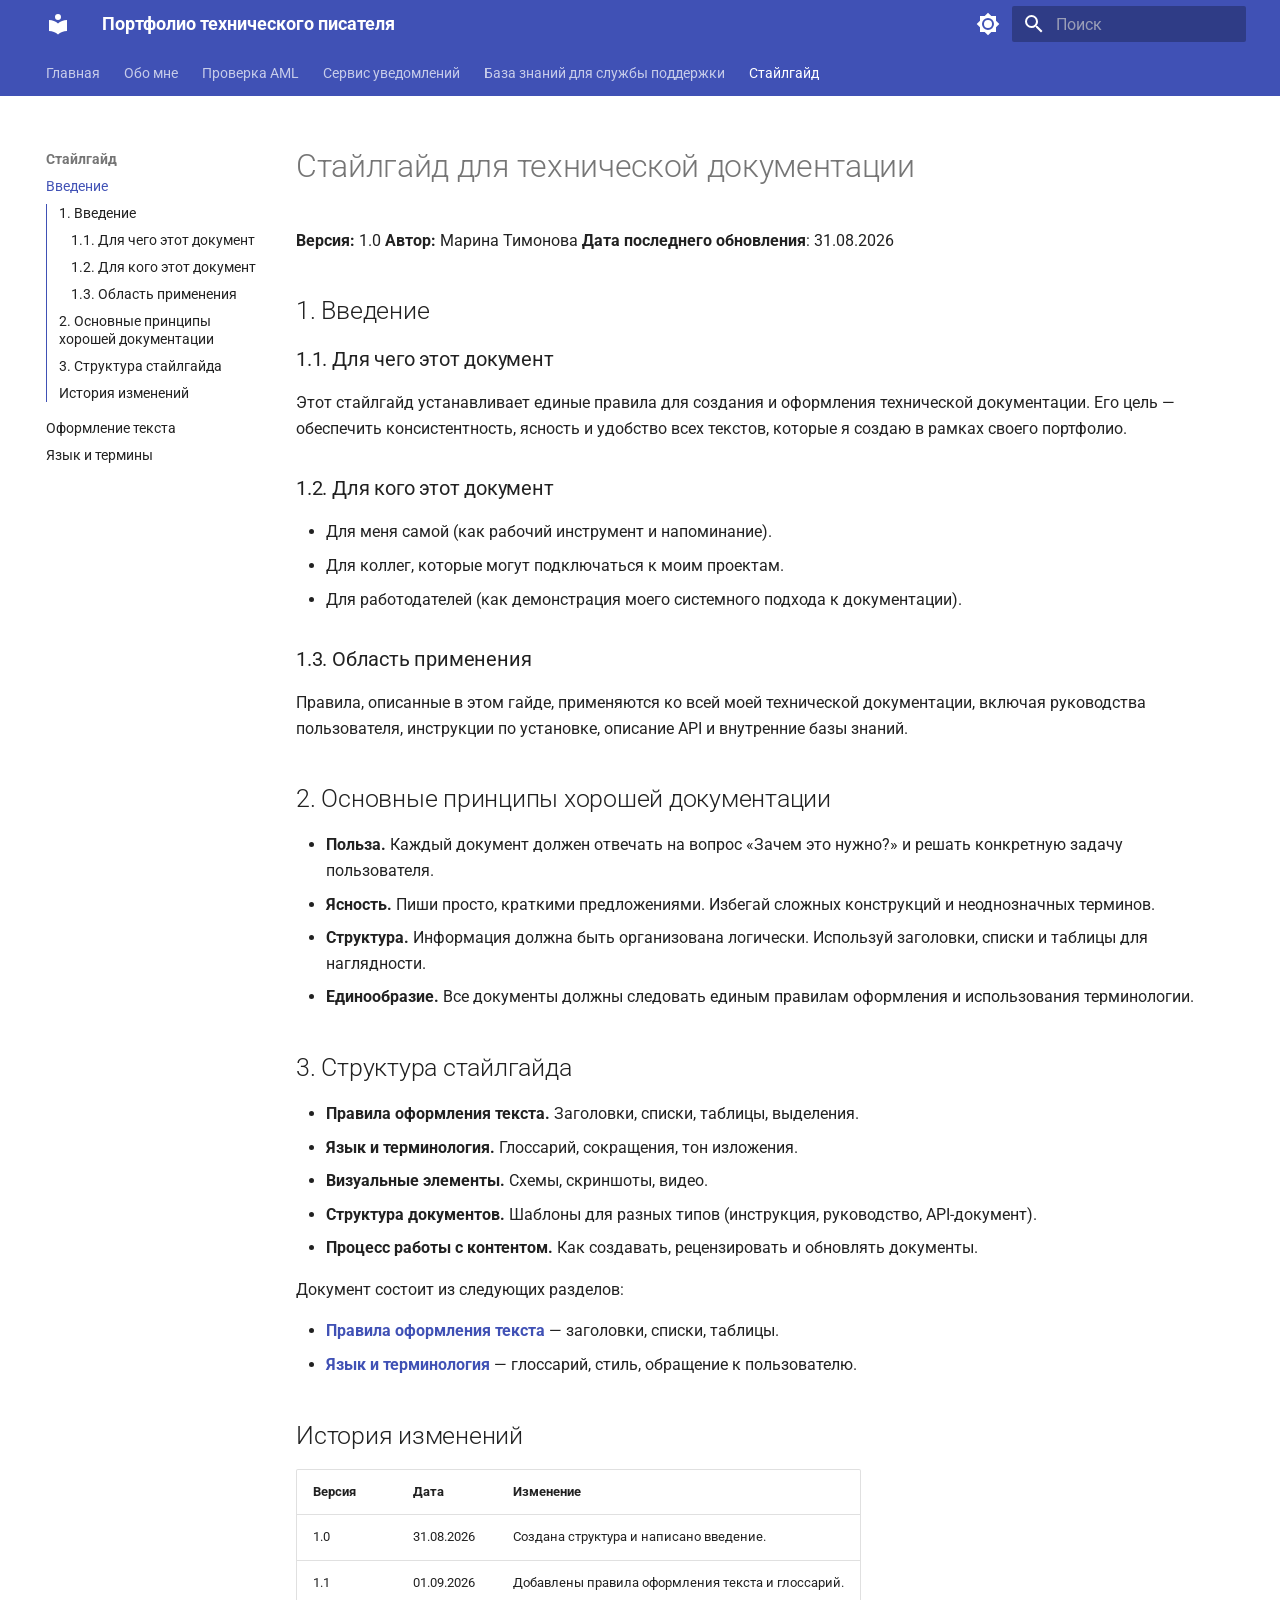
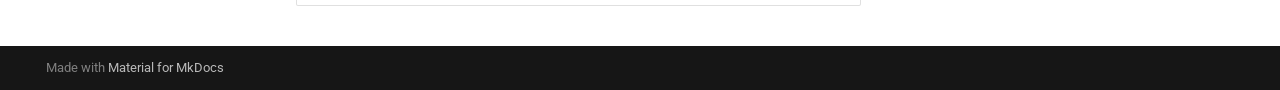
<file: style-guide/index.html>
<!doctype html>
<html lang="ru" class="no-js">
  <head>
    
      <meta charset="utf-8">
      <meta name="viewport" content="width=device-width,initial-scale=1">
      
        <meta name="description" content="Как я создаю документацию: от инструкций до стайлгайдов. Портфолио с примерами работ.">
      
      
      
      
        <link rel="prev" href="../support-kb/incident-flow/">
      
      
        <link rel="next" href="text-format/">
      
      
        
      
      
      <link rel="icon" href="../assets/images/favicon.png">
      <meta name="generator" content="mkdocs-1.6.1, mkdocs-material-9.7.7">
    
    
      
        <title>Введение - Портфолио технического писателя</title>
      
    
    
      <link rel="stylesheet" href="../assets/stylesheets/main.ec1eaa64.min.css">
      
        
        <link rel="stylesheet" href="../assets/stylesheets/palette.ab4e12ef.min.css">
      
      


    
    
      
    
    
      
        
        
        <link rel="preconnect" href="https://fonts.gstatic.com" crossorigin>
        <link rel="stylesheet" href="https://fonts.googleapis.com/css?family=Roboto:300,300i,400,400i,700,700i%7CRoboto+Mono:400,400i,700,700i&display=fallback">
        <style>:root{--md-text-font:"Roboto";--md-code-font:"Roboto Mono"}</style>
      
    
    
      <link rel="stylesheet" href="../extra-styles-v1.css">
    
    <script>__md_scope=new URL("..",location),__md_hash=e=>[...e].reduce(((e,_)=>(e<<5)-e+_.charCodeAt(0)),0),__md_get=(e,_=localStorage,t=__md_scope)=>JSON.parse(_.getItem(t.pathname+"."+e)),__md_set=(e,_,t=localStorage,a=__md_scope)=>{try{t.setItem(a.pathname+"."+e,JSON.stringify(_))}catch(e){}}</script>
    
      

    
    
  </head>
  
  
    
    
      
    
    
    
    
    <body dir="ltr" data-md-color-scheme="default" data-md-color-primary="indigo" data-md-color-accent="indigo">
  
    
    <input class="md-toggle" data-md-toggle="drawer" type="checkbox" id="__drawer" autocomplete="off">
    <input class="md-toggle" data-md-toggle="search" type="checkbox" id="__search" autocomplete="off">
    <label class="md-overlay" for="__drawer"></label>
    <div data-md-component="skip">
      
        
        <a href="#_1" class="md-skip">
          Перейти к содержанию
        </a>
      
    </div>
    <div data-md-component="announce">
      
    </div>
    
    
      

<header class="md-header" data-md-component="header">
  <nav class="md-header__inner md-grid" aria-label="Верхний колонтитул">
    <a href=".." title="Портфолио технического писателя" class="md-header__button md-logo" aria-label="Портфолио технического писателя" data-md-component="logo">
      
  
  <svg xmlns="http://www.w3.org/2000/svg" viewBox="0 0 24 24"><path d="M12 8a3 3 0 0 0 3-3 3 3 0 0 0-3-3 3 3 0 0 0-3 3 3 3 0 0 0 3 3m0 3.54C9.64 9.35 6.5 8 3 8v11c3.5 0 6.64 1.35 9 3.54 2.36-2.19 5.5-3.54 9-3.54V8c-3.5 0-6.64 1.35-9 3.54"/></svg>

    </a>
    <label class="md-header__button md-icon" for="__drawer">
      
      <svg xmlns="http://www.w3.org/2000/svg" viewBox="0 0 24 24"><path d="M3 6h18v2H3zm0 5h18v2H3zm0 5h18v2H3z"/></svg>
    </label>
    <div class="md-header__title" data-md-component="header-title">
      <div class="md-header__ellipsis">
        <div class="md-header__topic">
          <span class="md-ellipsis">
            Портфолио технического писателя
          </span>
        </div>
        <div class="md-header__topic" data-md-component="header-topic">
          <span class="md-ellipsis">
            
              Введение
            
          </span>
        </div>
      </div>
    </div>
    
      
        <form class="md-header__option" data-md-component="palette">
  
    
    
    
    <input class="md-option" data-md-color-media="(prefers-color-scheme: light)" data-md-color-scheme="default" data-md-color-primary="indigo" data-md-color-accent="indigo"  aria-label="Switch to dark mode"  type="radio" name="__palette" id="__palette_0">
    
      <label class="md-header__button md-icon" title="Switch to dark mode" for="__palette_1" hidden>
        <svg xmlns="http://www.w3.org/2000/svg" viewBox="0 0 24 24"><path d="M12 8a4 4 0 0 0-4 4 4 4 0 0 0 4 4 4 4 0 0 0 4-4 4 4 0 0 0-4-4m0 10a6 6 0 0 1-6-6 6 6 0 0 1 6-6 6 6 0 0 1 6 6 6 6 0 0 1-6 6m8-9.31V4h-4.69L12 .69 8.69 4H4v4.69L.69 12 4 15.31V20h4.69L12 23.31 15.31 20H20v-4.69L23.31 12z"/></svg>
      </label>
    
  
    
    
    
    <input class="md-option" data-md-color-media="(prefers-color-scheme: dark)" data-md-color-scheme="slate" data-md-color-primary="indigo" data-md-color-accent="indigo"  aria-label="Switch to light mode"  type="radio" name="__palette" id="__palette_1">
    
      <label class="md-header__button md-icon" title="Switch to light mode" for="__palette_0" hidden>
        <svg xmlns="http://www.w3.org/2000/svg" viewBox="0 0 24 24"><path d="M12 18c-.89 0-1.74-.2-2.5-.55C11.56 16.5 13 14.42 13 12s-1.44-4.5-3.5-5.45C10.26 6.2 11.11 6 12 6a6 6 0 0 1 6 6 6 6 0 0 1-6 6m8-9.31V4h-4.69L12 .69 8.69 4H4v4.69L.69 12 4 15.31V20h4.69L12 23.31 15.31 20H20v-4.69L23.31 12z"/></svg>
      </label>
    
  
</form>
      
    
    
      <script>var palette=__md_get("__palette");if(palette&&palette.color){if("(prefers-color-scheme)"===palette.color.media){var media=matchMedia("(prefers-color-scheme: light)"),input=document.querySelector(media.matches?"[data-md-color-media='(prefers-color-scheme: light)']":"[data-md-color-media='(prefers-color-scheme: dark)']");palette.color.media=input.getAttribute("data-md-color-media"),palette.color.scheme=input.getAttribute("data-md-color-scheme"),palette.color.primary=input.getAttribute("data-md-color-primary"),palette.color.accent=input.getAttribute("data-md-color-accent")}for(var[key,value]of Object.entries(palette.color))document.body.setAttribute("data-md-color-"+key,value)}</script>
    
    
    
      
      
        <label class="md-header__button md-icon" for="__search">
          
          <svg xmlns="http://www.w3.org/2000/svg" viewBox="0 0 24 24"><path d="M9.5 3A6.5 6.5 0 0 1 16 9.5c0 1.61-.59 3.09-1.56 4.23l.27.27h.79l5 5-1.5 1.5-5-5v-.79l-.27-.27A6.52 6.52 0 0 1 9.5 16 6.5 6.5 0 0 1 3 9.5 6.5 6.5 0 0 1 9.5 3m0 2C7 5 5 7 5 9.5S7 14 9.5 14 14 12 14 9.5 12 5 9.5 5"/></svg>
        </label>
        <div class="md-search" data-md-component="search" role="dialog">
  <label class="md-search__overlay" for="__search"></label>
  <div class="md-search__inner" role="search">
    <form class="md-search__form" name="search">
      <input type="text" class="md-search__input" name="query" aria-label="Поиск" placeholder="Поиск" autocapitalize="off" autocorrect="off" autocomplete="off" spellcheck="false" data-md-component="search-query" required>
      <label class="md-search__icon md-icon" for="__search">
        
        <svg xmlns="http://www.w3.org/2000/svg" viewBox="0 0 24 24"><path d="M9.5 3A6.5 6.5 0 0 1 16 9.5c0 1.61-.59 3.09-1.56 4.23l.27.27h.79l5 5-1.5 1.5-5-5v-.79l-.27-.27A6.52 6.52 0 0 1 9.5 16 6.5 6.5 0 0 1 3 9.5 6.5 6.5 0 0 1 9.5 3m0 2C7 5 5 7 5 9.5S7 14 9.5 14 14 12 14 9.5 12 5 9.5 5"/></svg>
        
        <svg xmlns="http://www.w3.org/2000/svg" viewBox="0 0 24 24"><path d="M20 11v2H8l5.5 5.5-1.42 1.42L4.16 12l7.92-7.92L13.5 5.5 8 11z"/></svg>
      </label>
      <nav class="md-search__options" aria-label="Поиск">
        
        <button type="reset" class="md-search__icon md-icon" title="Очистить" aria-label="Очистить" tabindex="-1">
          
          <svg xmlns="http://www.w3.org/2000/svg" viewBox="0 0 24 24"><path d="M19 6.41 17.59 5 12 10.59 6.41 5 5 6.41 10.59 12 5 17.59 6.41 19 12 13.41 17.59 19 19 17.59 13.41 12z"/></svg>
        </button>
      </nav>
      
    </form>
    <div class="md-search__output">
      <div class="md-search__scrollwrap" tabindex="0" data-md-scrollfix>
        <div class="md-search-result" data-md-component="search-result">
          <div class="md-search-result__meta">
            Инициализация поиска
          </div>
          <ol class="md-search-result__list" role="presentation"></ol>
        </div>
      </div>
    </div>
  </div>
</div>
      
    
    
  </nav>
  
</header>
    
    <div class="md-container" data-md-component="container">
      
      
        
          
            
<nav class="md-tabs" aria-label="Вкладки" data-md-component="tabs">
  <div class="md-grid">
    <ul class="md-tabs__list">
      
        
  
  
  
  
    <li class="md-tabs__item">
      <a href=".." class="md-tabs__link">
        
  
  
    
  
  Главная

      </a>
    </li>
  

      
        
  
  
  
  
    <li class="md-tabs__item">
      <a href="../about/" class="md-tabs__link">
        
  
  
    
  
  Обо мне

      </a>
    </li>
  

      
        
  
  
  
  
    
    
      <li class="md-tabs__item">
        <a href="../aml-check/" class="md-tabs__link">
          
  
  
  Проверка AML

        </a>
      </li>
    
  

      
        
  
  
  
  
    
    
      <li class="md-tabs__item">
        <a href="../notification-service/" class="md-tabs__link">
          
  
  
  Сервис уведомлений

        </a>
      </li>
    
  

      
        
  
  
  
  
    
    
      <li class="md-tabs__item">
        <a href="../support-kb/" class="md-tabs__link">
          
  
  
  База знаний для службы поддержки

        </a>
      </li>
    
  

      
        
  
  
  
    
  
  
    
    
      <li class="md-tabs__item md-tabs__item--active">
        <a href="./" class="md-tabs__link">
          
  
  
  Стайлгайд

        </a>
      </li>
    
  

      
    </ul>
  </div>
</nav>
          
        
      
      <main class="md-main" data-md-component="main">
        <div class="md-main__inner md-grid">
          
            
              
              <div class="md-sidebar md-sidebar--primary" data-md-component="sidebar" data-md-type="navigation" >
                <div class="md-sidebar__scrollwrap">
                  <div class="md-sidebar__inner">
                    


  


  

<nav class="md-nav md-nav--primary md-nav--lifted md-nav--integrated" aria-label="Навигация" data-md-level="0">
  <label class="md-nav__title" for="__drawer">
    <a href=".." title="Портфолио технического писателя" class="md-nav__button md-logo" aria-label="Портфолио технического писателя" data-md-component="logo">
      
  
  <svg xmlns="http://www.w3.org/2000/svg" viewBox="0 0 24 24"><path d="M12 8a3 3 0 0 0 3-3 3 3 0 0 0-3-3 3 3 0 0 0-3 3 3 3 0 0 0 3 3m0 3.54C9.64 9.35 6.5 8 3 8v11c3.5 0 6.64 1.35 9 3.54 2.36-2.19 5.5-3.54 9-3.54V8c-3.5 0-6.64 1.35-9 3.54"/></svg>

    </a>
    Портфолио технического писателя
  </label>
  
  <ul class="md-nav__list" data-md-scrollfix>
    
      
      
  
  
  
  
    <li class="md-nav__item">
      <a href=".." class="md-nav__link">
        
  
  
  <span class="md-ellipsis">
    
  
    Главная
  

    
  </span>
  
  

      </a>
    </li>
  

    
      
      
  
  
  
  
    <li class="md-nav__item">
      <a href="../about/" class="md-nav__link">
        
  
  
  <span class="md-ellipsis">
    
  
    Обо мне
  

    
  </span>
  
  

      </a>
    </li>
  

    
      
      
  
  
  
  
    
    
    
    
      
      
        
      
    
    
    <li class="md-nav__item md-nav__item--nested">
      
        
        
        <input class="md-nav__toggle md-toggle " type="checkbox" id="__nav_3" >
        
          
          <label class="md-nav__link" for="__nav_3" id="__nav_3_label" tabindex="0">
            
  
  
  <span class="md-ellipsis">
    
  
    Проверка AML
  

    
  </span>
  
  

            <span class="md-nav__icon md-icon"></span>
          </label>
        
        <nav class="md-nav" data-md-level="1" aria-labelledby="__nav_3_label" aria-expanded="false">
          <label class="md-nav__title" for="__nav_3">
            <span class="md-nav__icon md-icon"></span>
            
  
    Проверка AML
  

          </label>
          <ul class="md-nav__list" data-md-scrollfix>
            
              
                
  
  
  
  
    <li class="md-nav__item">
      <a href="../aml-check/" class="md-nav__link">
        
  
  
  <span class="md-ellipsis">
    
  
    AML-check
  

    
  </span>
  
  

      </a>
    </li>
  

              
            
              
                
  
  
  
  
    <li class="md-nav__item">
      <a href="../risk-interpretation/" class="md-nav__link">
        
  
  
  <span class="md-ellipsis">
    
  
    Интерпретация результатов проверки
  

    
  </span>
  
  

      </a>
    </li>
  

              
            
              
                
  
  
  
  
    <li class="md-nav__item">
      <a href="../risk-levels/" class="md-nav__link">
        
  
  
  <span class="md-ellipsis">
    
  
    Уровни результатов проверки
  

    
  </span>
  
  

      </a>
    </li>
  

              
            
          </ul>
        </nav>
      
    </li>
  

    
      
      
  
  
  
  
    
    
    
    
      
      
        
      
    
    
    <li class="md-nav__item md-nav__item--nested">
      
        
        
        <input class="md-nav__toggle md-toggle " type="checkbox" id="__nav_4" >
        
          
          <label class="md-nav__link" for="__nav_4" id="__nav_4_label" tabindex="0">
            
  
  
  <span class="md-ellipsis">
    
  
    Сервис уведомлений
  

    
  </span>
  
  

            <span class="md-nav__icon md-icon"></span>
          </label>
        
        <nav class="md-nav" data-md-level="1" aria-labelledby="__nav_4_label" aria-expanded="false">
          <label class="md-nav__title" for="__nav_4">
            <span class="md-nav__icon md-icon"></span>
            
  
    Сервис уведомлений
  

          </label>
          <ul class="md-nav__list" data-md-scrollfix>
            
              
                
  
  
  
  
    <li class="md-nav__item">
      <a href="../notification-service/" class="md-nav__link">
        
  
  
  <span class="md-ellipsis">
    
  
    О проекте
  

    
  </span>
  
  

      </a>
    </li>
  

              
            
              
                
  
  
  
  
    <li class="md-nav__item">
      <a href="../notification-service/send-email-endpoint/" class="md-nav__link">
        
  
  
  <span class="md-ellipsis">
    
  
    Отправка email
  

    
  </span>
  
  

      </a>
    </li>
  

              
            
              
                
  
  
  
  
    <li class="md-nav__item">
      <a href="../notification-service/get-status-endpoint/" class="md-nav__link">
        
  
  
  <span class="md-ellipsis">
    
  
    Проверка статуса
  

    
  </span>
  
  

      </a>
    </li>
  

              
            
              
                
  
  
  
  
    <li class="md-nav__item">
      <a href="../notification-service/notification-flow/" class="md-nav__link">
        
  
  
  <span class="md-ellipsis">
    
  
    Схема процесса
  

    
  </span>
  
  

      </a>
    </li>
  

              
            
          </ul>
        </nav>
      
    </li>
  

    
      
      
  
  
  
  
    
    
    
    
      
      
        
      
    
    
    <li class="md-nav__item md-nav__item--nested">
      
        
        
        <input class="md-nav__toggle md-toggle " type="checkbox" id="__nav_5" >
        
          
          <label class="md-nav__link" for="__nav_5" id="__nav_5_label" tabindex="0">
            
  
  
  <span class="md-ellipsis">
    
  
    База знаний для службы поддержки
  

    
  </span>
  
  

            <span class="md-nav__icon md-icon"></span>
          </label>
        
        <nav class="md-nav" data-md-level="1" aria-labelledby="__nav_5_label" aria-expanded="false">
          <label class="md-nav__title" for="__nav_5">
            <span class="md-nav__icon md-icon"></span>
            
  
    База знаний для службы поддержки
  

          </label>
          <ul class="md-nav__list" data-md-scrollfix>
            
              
                
  
  
  
  
    <li class="md-nav__item">
      <a href="../support-kb/" class="md-nav__link">
        
  
  
  <span class="md-ellipsis">
    
  
    Быстрое решение
  

    
  </span>
  
  

      </a>
    </li>
  

              
            
              
                
  
  
  
  
    <li class="md-nav__item">
      <a href="../support-kb/incident-flow/" class="md-nav__link">
        
  
  
  <span class="md-ellipsis">
    
  
    Схема процесса
  

    
  </span>
  
  

      </a>
    </li>
  

              
            
          </ul>
        </nav>
      
    </li>
  

    
      
      
  
  
    
  
  
  
    
    
    
    
      
        
        
      
      
        
      
    
    
    <li class="md-nav__item md-nav__item--active md-nav__item--section md-nav__item--nested">
      
        
        
        <input class="md-nav__toggle md-toggle " type="checkbox" id="__nav_6" checked>
        
          
          <label class="md-nav__link" for="__nav_6" id="__nav_6_label" tabindex="">
            
  
  
  <span class="md-ellipsis">
    
  
    Стайлгайд
  

    
  </span>
  
  

            <span class="md-nav__icon md-icon"></span>
          </label>
        
        <nav class="md-nav" data-md-level="1" aria-labelledby="__nav_6_label" aria-expanded="true">
          <label class="md-nav__title" for="__nav_6">
            <span class="md-nav__icon md-icon"></span>
            
  
    Стайлгайд
  

          </label>
          <ul class="md-nav__list" data-md-scrollfix>
            
              
                
  
  
    
  
  
  
    <li class="md-nav__item md-nav__item--active">
      
      <input class="md-nav__toggle md-toggle" type="checkbox" id="__toc">
      
      
        
      
      
        <label class="md-nav__link md-nav__link--active" for="__toc">
          
  
  
  <span class="md-ellipsis">
    
  
    Введение
  

    
  </span>
  
  

          <span class="md-nav__icon md-icon"></span>
        </label>
      
      <a href="./" class="md-nav__link md-nav__link--active">
        
  
  
  <span class="md-ellipsis">
    
  
    Введение
  

    
  </span>
  
  

      </a>
      
        

<nav class="md-nav md-nav--secondary" aria-label="Содержание">
  
  
  
    
  
  
    <label class="md-nav__title" for="__toc">
      <span class="md-nav__icon md-icon"></span>
      Содержание
    </label>
    <ul class="md-nav__list" data-md-component="toc" data-md-scrollfix>
      
        <li class="md-nav__item">
  <a href="#1" class="md-nav__link">
    <span class="md-ellipsis">
      
        1. Введение
      
    </span>
  </a>
  
    <nav class="md-nav" aria-label="1. Введение">
      <ul class="md-nav__list">
        
          <li class="md-nav__item">
  <a href="#11" class="md-nav__link">
    <span class="md-ellipsis">
      
        1.1. Для чего этот документ
      
    </span>
  </a>
  
</li>
        
          <li class="md-nav__item">
  <a href="#12" class="md-nav__link">
    <span class="md-ellipsis">
      
        1.2. Для кого этот документ
      
    </span>
  </a>
  
</li>
        
          <li class="md-nav__item">
  <a href="#13" class="md-nav__link">
    <span class="md-ellipsis">
      
        1.3. Область применения
      
    </span>
  </a>
  
</li>
        
      </ul>
    </nav>
  
</li>
      
        <li class="md-nav__item">
  <a href="#2" class="md-nav__link">
    <span class="md-ellipsis">
      
        2. Основные принципы хорошей документации
      
    </span>
  </a>
  
</li>
      
        <li class="md-nav__item">
  <a href="#3" class="md-nav__link">
    <span class="md-ellipsis">
      
        3. Структура стайлгайда
      
    </span>
  </a>
  
</li>
      
        <li class="md-nav__item">
  <a href="#_2" class="md-nav__link">
    <span class="md-ellipsis">
      
        История изменений
      
    </span>
  </a>
  
</li>
      
    </ul>
  
</nav>
      
    </li>
  

              
            
              
                
  
  
  
  
    <li class="md-nav__item">
      <a href="text-format/" class="md-nav__link">
        
  
  
  <span class="md-ellipsis">
    
  
    Оформление текста
  

    
  </span>
  
  

      </a>
    </li>
  

              
            
              
                
  
  
  
  
    <li class="md-nav__item">
      <a href="language-terms/" class="md-nav__link">
        
  
  
  <span class="md-ellipsis">
    
  
    Язык и термины
  

    
  </span>
  
  

      </a>
    </li>
  

              
            
          </ul>
        </nav>
      
    </li>
  

    
  </ul>
</nav>
                  </div>
                </div>
              </div>
            
            
          
          
            <div class="md-content" data-md-component="content">
              
              <article class="md-content__inner md-typeset">
                
                  



<h1 id="_1">Стайлгайд для технической документации</h1>
<p><strong>Версия:</strong> 1.0
<strong>Автор:</strong> Марина Тимонова
<strong>Дата последнего обновления</strong>: 31.08.2026</p>
<h2 id="1">1. Введение</h2>
<h3 id="11">1.1. Для чего этот документ</h3>
<p>Этот стайлгайд устанавливает единые правила для создания и оформления технической документации. Его цель — обеспечить консистентность, ясность и удобство всех текстов, которые я создаю в рамках своего портфолио.</p>
<h3 id="12">1.2. Для кого этот документ</h3>
<ul>
<li>Для меня самой (как рабочий инструмент и напоминание).</li>
<li>Для коллег, которые могут подключаться к моим проектам.</li>
<li>Для работодателей (как демонстрация моего системного подхода к документации).</li>
</ul>
<h3 id="13">1.3. Область применения</h3>
<p>Правила, описанные в этом гайде, применяются ко всей моей технической документации, включая руководства пользователя, инструкции по установке, описание API и внутренние базы знаний.</p>
<h2 id="2">2. Основные принципы хорошей документации</h2>
<ul>
<li><strong>Польза.</strong> Каждый документ должен отвечать на вопрос «Зачем это нужно?» и решать конкретную задачу пользователя.</li>
<li><strong>Ясность.</strong> Пиши просто, краткими предложениями. Избегай сложных конструкций и неоднозначных терминов.</li>
<li><strong>Структура.</strong> Информация должна быть организована логически. Используй заголовки, списки и таблицы для наглядности.</li>
<li><strong>Единообразие.</strong> Все документы должны следовать единым правилам оформления и использования терминологии.</li>
</ul>
<h2 id="3">3. Структура стайлгайда</h2>
<ul>
<li><strong>Правила оформления текста.</strong> Заголовки, списки, таблицы, выделения.</li>
<li><strong>Язык и терминология.</strong> Глоссарий, сокращения, тон изложения.</li>
<li><strong>Визуальные элементы.</strong> Схемы, скриншоты, видео.</li>
<li><strong>Структура документов.</strong> Шаблоны для разных типов (инструкция, руководство, API-документ).</li>
<li><strong>Процесс работы с контентом.</strong> Как создавать, рецензировать и обновлять документы.</li>
</ul>
<p>Документ состоит из следующих разделов:</p>
<ul>
<li><strong><a href="text-format/">Правила оформления текста</a></strong> — заголовки, списки, таблицы.</li>
<li><strong><a href="language-terms/">Язык и терминология</a></strong> — глоссарий, стиль, обращение к пользователю.</li>
</ul>
<h2 id="_2">История изменений</h2>
<table>
<thead>
<tr>
<th style="text-align: left;">Версия</th>
<th style="text-align: left;">Дата</th>
<th style="text-align: left;">Изменение</th>
</tr>
</thead>
<tbody>
<tr>
<td style="text-align: left;">1.0</td>
<td style="text-align: left;">31.08.2026</td>
<td style="text-align: left;">Создана структура и написано введение.</td>
</tr>
<tr>
<td style="text-align: left;">1.1</td>
<td style="text-align: left;">01.09.2026</td>
<td style="text-align: left;">Добавлены правила оформления текста и глоссарий.</td>
</tr>
</tbody>
</table>












                
              </article>
            </div>
          
          
<script>var target=document.getElementById(location.hash.slice(1));target&&target.name&&(target.checked=target.name.startsWith("__tabbed_"))</script>
        </div>
        
      </main>
      
        <footer class="md-footer">
  
  <div class="md-footer-meta md-typeset">
    <div class="md-footer-meta__inner md-grid">
      <div class="md-copyright">
  
  
    Made with
    <a href="https://squidfunk.github.io/mkdocs-material/" target="_blank" rel="noopener">
      Material for MkDocs
    </a>
  
</div>
      
    </div>
  </div>
</footer>
      
    </div>
    <div class="md-dialog" data-md-component="dialog">
      <div class="md-dialog__inner md-typeset"></div>
    </div>
    
    
    
      
      
      <script id="__config" type="application/json">{"annotate": null, "base": "..", "features": ["navigation.tabs", "navigation.sections", "toc.integrate"], "search": "../assets/javascripts/workers/search.2c215733.min.js", "tags": null, "translations": {"clipboard.copied": "\u0421\u043a\u043e\u043f\u0438\u0440\u043e\u0432\u0430\u043d\u043e \u0432 \u0431\u0443\u0444\u0435\u0440", "clipboard.copy": "\u041a\u043e\u043f\u0438\u0440\u043e\u0432\u0430\u0442\u044c \u0432 \u0431\u0443\u0444\u0435\u0440", "search.result.more.one": "\u0415\u0449\u0451 1 \u043d\u0430 \u044d\u0442\u043e\u0439 \u0441\u0442\u0440\u0430\u043d\u0438\u0446\u0435", "search.result.more.other": "\u0415\u0449\u0451 # \u043d\u0430 \u044d\u0442\u043e\u0439 \u0441\u0442\u0440\u0430\u043d\u0438\u0446\u0435", "search.result.none": "\u0421\u043e\u0432\u043f\u0430\u0434\u0435\u043d\u0438\u0439 \u043d\u0435 \u043d\u0430\u0439\u0434\u0435\u043d\u043e", "search.result.one": "\u041d\u0430\u0439\u0434\u0435\u043d\u043e 1 \u0441\u043e\u0432\u043f\u0430\u0434\u0435\u043d\u0438\u0435", "search.result.other": "\u041d\u0430\u0439\u0434\u0435\u043d\u043e \u0441\u043e\u0432\u043f\u0430\u0434\u0435\u043d\u0438\u0439: #", "search.result.placeholder": "\u041d\u0430\u0447\u043d\u0438\u0442\u0435 \u043f\u0435\u0447\u0430\u0442\u0430\u0442\u044c \u0434\u043b\u044f \u043f\u043e\u0438\u0441\u043a\u0430", "search.result.term.missing": "\u041e\u0442\u0441\u0443\u0442\u0441\u0442\u0432\u0443\u0435\u0442", "select.version": "\u0412\u044b\u0431\u0435\u0440\u0438\u0442\u0435 \u0432\u0435\u0440\u0441\u0438\u044e"}, "version": null}</script>
    
    
      <script src="../assets/javascripts/bundle.d7400e89.min.js"></script>
      
    
  </body>
</html>
</file>
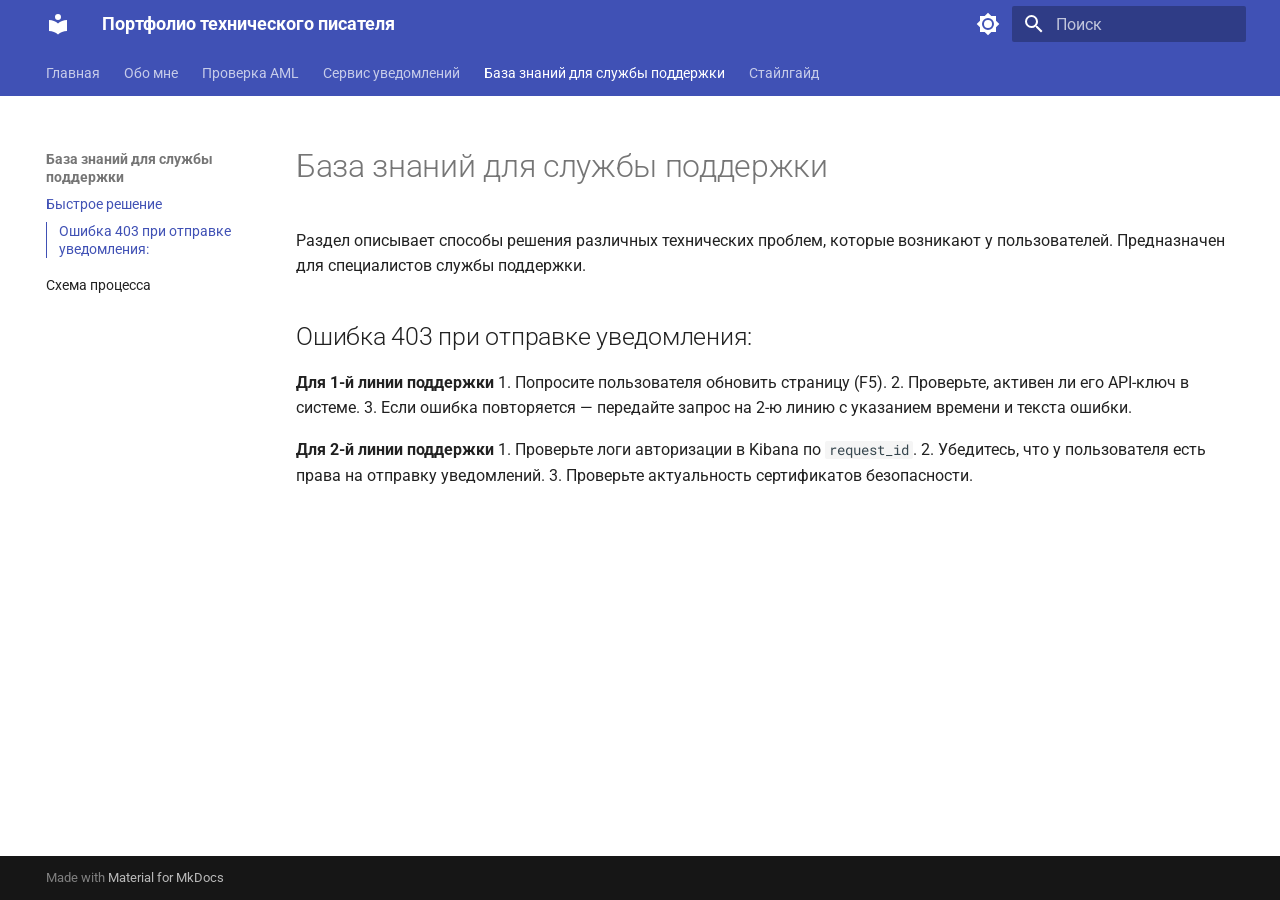
<file: support-kb/index.html>
<!doctype html>
<html lang="ru" class="no-js">
  <head>
    
      <meta charset="utf-8">
      <meta name="viewport" content="width=device-width,initial-scale=1">
      
        <meta name="description" content="Как я создаю документацию: от инструкций до стайлгайдов. Портфолио с примерами работ.">
      
      
      
      
        <link rel="prev" href="../notification-service/notification-flow/">
      
      
        <link rel="next" href="incident-flow/">
      
      
        
      
      
      <link rel="icon" href="../assets/images/favicon.png">
      <meta name="generator" content="mkdocs-1.6.1, mkdocs-material-9.7.7">
    
    
      
        <title>Быстрое решение - Портфолио технического писателя</title>
      
    
    
      <link rel="stylesheet" href="../assets/stylesheets/main.ec1eaa64.min.css">
      
        
        <link rel="stylesheet" href="../assets/stylesheets/palette.ab4e12ef.min.css">
      
      


    
    
      
    
    
      
        
        
        <link rel="preconnect" href="https://fonts.gstatic.com" crossorigin>
        <link rel="stylesheet" href="https://fonts.googleapis.com/css?family=Roboto:300,300i,400,400i,700,700i%7CRoboto+Mono:400,400i,700,700i&display=fallback">
        <style>:root{--md-text-font:"Roboto";--md-code-font:"Roboto Mono"}</style>
      
    
    
      <link rel="stylesheet" href="../extra-styles-v1.css">
    
    <script>__md_scope=new URL("..",location),__md_hash=e=>[...e].reduce(((e,_)=>(e<<5)-e+_.charCodeAt(0)),0),__md_get=(e,_=localStorage,t=__md_scope)=>JSON.parse(_.getItem(t.pathname+"."+e)),__md_set=(e,_,t=localStorage,a=__md_scope)=>{try{t.setItem(a.pathname+"."+e,JSON.stringify(_))}catch(e){}}</script>
    
      

    
    
  </head>
  
  
    
    
      
    
    
    
    
    <body dir="ltr" data-md-color-scheme="default" data-md-color-primary="indigo" data-md-color-accent="indigo">
  
    
    <input class="md-toggle" data-md-toggle="drawer" type="checkbox" id="__drawer" autocomplete="off">
    <input class="md-toggle" data-md-toggle="search" type="checkbox" id="__search" autocomplete="off">
    <label class="md-overlay" for="__drawer"></label>
    <div data-md-component="skip">
      
        
        <a href="#_1" class="md-skip">
          Перейти к содержанию
        </a>
      
    </div>
    <div data-md-component="announce">
      
    </div>
    
    
      

<header class="md-header" data-md-component="header">
  <nav class="md-header__inner md-grid" aria-label="Верхний колонтитул">
    <a href=".." title="Портфолио технического писателя" class="md-header__button md-logo" aria-label="Портфолио технического писателя" data-md-component="logo">
      
  
  <svg xmlns="http://www.w3.org/2000/svg" viewBox="0 0 24 24"><path d="M12 8a3 3 0 0 0 3-3 3 3 0 0 0-3-3 3 3 0 0 0-3 3 3 3 0 0 0 3 3m0 3.54C9.64 9.35 6.5 8 3 8v11c3.5 0 6.64 1.35 9 3.54 2.36-2.19 5.5-3.54 9-3.54V8c-3.5 0-6.64 1.35-9 3.54"/></svg>

    </a>
    <label class="md-header__button md-icon" for="__drawer">
      
      <svg xmlns="http://www.w3.org/2000/svg" viewBox="0 0 24 24"><path d="M3 6h18v2H3zm0 5h18v2H3zm0 5h18v2H3z"/></svg>
    </label>
    <div class="md-header__title" data-md-component="header-title">
      <div class="md-header__ellipsis">
        <div class="md-header__topic">
          <span class="md-ellipsis">
            Портфолио технического писателя
          </span>
        </div>
        <div class="md-header__topic" data-md-component="header-topic">
          <span class="md-ellipsis">
            
              Быстрое решение
            
          </span>
        </div>
      </div>
    </div>
    
      
        <form class="md-header__option" data-md-component="palette">
  
    
    
    
    <input class="md-option" data-md-color-media="(prefers-color-scheme: light)" data-md-color-scheme="default" data-md-color-primary="indigo" data-md-color-accent="indigo"  aria-label="Switch to dark mode"  type="radio" name="__palette" id="__palette_0">
    
      <label class="md-header__button md-icon" title="Switch to dark mode" for="__palette_1" hidden>
        <svg xmlns="http://www.w3.org/2000/svg" viewBox="0 0 24 24"><path d="M12 8a4 4 0 0 0-4 4 4 4 0 0 0 4 4 4 4 0 0 0 4-4 4 4 0 0 0-4-4m0 10a6 6 0 0 1-6-6 6 6 0 0 1 6-6 6 6 0 0 1 6 6 6 6 0 0 1-6 6m8-9.31V4h-4.69L12 .69 8.69 4H4v4.69L.69 12 4 15.31V20h4.69L12 23.31 15.31 20H20v-4.69L23.31 12z"/></svg>
      </label>
    
  
    
    
    
    <input class="md-option" data-md-color-media="(prefers-color-scheme: dark)" data-md-color-scheme="slate" data-md-color-primary="indigo" data-md-color-accent="indigo"  aria-label="Switch to light mode"  type="radio" name="__palette" id="__palette_1">
    
      <label class="md-header__button md-icon" title="Switch to light mode" for="__palette_0" hidden>
        <svg xmlns="http://www.w3.org/2000/svg" viewBox="0 0 24 24"><path d="M12 18c-.89 0-1.74-.2-2.5-.55C11.56 16.5 13 14.42 13 12s-1.44-4.5-3.5-5.45C10.26 6.2 11.11 6 12 6a6 6 0 0 1 6 6 6 6 0 0 1-6 6m8-9.31V4h-4.69L12 .69 8.69 4H4v4.69L.69 12 4 15.31V20h4.69L12 23.31 15.31 20H20v-4.69L23.31 12z"/></svg>
      </label>
    
  
</form>
      
    
    
      <script>var palette=__md_get("__palette");if(palette&&palette.color){if("(prefers-color-scheme)"===palette.color.media){var media=matchMedia("(prefers-color-scheme: light)"),input=document.querySelector(media.matches?"[data-md-color-media='(prefers-color-scheme: light)']":"[data-md-color-media='(prefers-color-scheme: dark)']");palette.color.media=input.getAttribute("data-md-color-media"),palette.color.scheme=input.getAttribute("data-md-color-scheme"),palette.color.primary=input.getAttribute("data-md-color-primary"),palette.color.accent=input.getAttribute("data-md-color-accent")}for(var[key,value]of Object.entries(palette.color))document.body.setAttribute("data-md-color-"+key,value)}</script>
    
    
    
      
      
        <label class="md-header__button md-icon" for="__search">
          
          <svg xmlns="http://www.w3.org/2000/svg" viewBox="0 0 24 24"><path d="M9.5 3A6.5 6.5 0 0 1 16 9.5c0 1.61-.59 3.09-1.56 4.23l.27.27h.79l5 5-1.5 1.5-5-5v-.79l-.27-.27A6.52 6.52 0 0 1 9.5 16 6.5 6.5 0 0 1 3 9.5 6.5 6.5 0 0 1 9.5 3m0 2C7 5 5 7 5 9.5S7 14 9.5 14 14 12 14 9.5 12 5 9.5 5"/></svg>
        </label>
        <div class="md-search" data-md-component="search" role="dialog">
  <label class="md-search__overlay" for="__search"></label>
  <div class="md-search__inner" role="search">
    <form class="md-search__form" name="search">
      <input type="text" class="md-search__input" name="query" aria-label="Поиск" placeholder="Поиск" autocapitalize="off" autocorrect="off" autocomplete="off" spellcheck="false" data-md-component="search-query" required>
      <label class="md-search__icon md-icon" for="__search">
        
        <svg xmlns="http://www.w3.org/2000/svg" viewBox="0 0 24 24"><path d="M9.5 3A6.5 6.5 0 0 1 16 9.5c0 1.61-.59 3.09-1.56 4.23l.27.27h.79l5 5-1.5 1.5-5-5v-.79l-.27-.27A6.52 6.52 0 0 1 9.5 16 6.5 6.5 0 0 1 3 9.5 6.5 6.5 0 0 1 9.5 3m0 2C7 5 5 7 5 9.5S7 14 9.5 14 14 12 14 9.5 12 5 9.5 5"/></svg>
        
        <svg xmlns="http://www.w3.org/2000/svg" viewBox="0 0 24 24"><path d="M20 11v2H8l5.5 5.5-1.42 1.42L4.16 12l7.92-7.92L13.5 5.5 8 11z"/></svg>
      </label>
      <nav class="md-search__options" aria-label="Поиск">
        
        <button type="reset" class="md-search__icon md-icon" title="Очистить" aria-label="Очистить" tabindex="-1">
          
          <svg xmlns="http://www.w3.org/2000/svg" viewBox="0 0 24 24"><path d="M19 6.41 17.59 5 12 10.59 6.41 5 5 6.41 10.59 12 5 17.59 6.41 19 12 13.41 17.59 19 19 17.59 13.41 12z"/></svg>
        </button>
      </nav>
      
    </form>
    <div class="md-search__output">
      <div class="md-search__scrollwrap" tabindex="0" data-md-scrollfix>
        <div class="md-search-result" data-md-component="search-result">
          <div class="md-search-result__meta">
            Инициализация поиска
          </div>
          <ol class="md-search-result__list" role="presentation"></ol>
        </div>
      </div>
    </div>
  </div>
</div>
      
    
    
  </nav>
  
</header>
    
    <div class="md-container" data-md-component="container">
      
      
        
          
            
<nav class="md-tabs" aria-label="Вкладки" data-md-component="tabs">
  <div class="md-grid">
    <ul class="md-tabs__list">
      
        
  
  
  
  
    <li class="md-tabs__item">
      <a href=".." class="md-tabs__link">
        
  
  
    
  
  Главная

      </a>
    </li>
  

      
        
  
  
  
  
    <li class="md-tabs__item">
      <a href="../about/" class="md-tabs__link">
        
  
  
    
  
  Обо мне

      </a>
    </li>
  

      
        
  
  
  
  
    
    
      <li class="md-tabs__item">
        <a href="../aml-check/" class="md-tabs__link">
          
  
  
  Проверка AML

        </a>
      </li>
    
  

      
        
  
  
  
  
    
    
      <li class="md-tabs__item">
        <a href="../notification-service/" class="md-tabs__link">
          
  
  
  Сервис уведомлений

        </a>
      </li>
    
  

      
        
  
  
  
    
  
  
    
    
      <li class="md-tabs__item md-tabs__item--active">
        <a href="./" class="md-tabs__link">
          
  
  
  База знаний для службы поддержки

        </a>
      </li>
    
  

      
        
  
  
  
  
    
    
      <li class="md-tabs__item">
        <a href="../style-guide/" class="md-tabs__link">
          
  
  
  Стайлгайд

        </a>
      </li>
    
  

      
    </ul>
  </div>
</nav>
          
        
      
      <main class="md-main" data-md-component="main">
        <div class="md-main__inner md-grid">
          
            
              
              <div class="md-sidebar md-sidebar--primary" data-md-component="sidebar" data-md-type="navigation" >
                <div class="md-sidebar__scrollwrap">
                  <div class="md-sidebar__inner">
                    


  


  

<nav class="md-nav md-nav--primary md-nav--lifted md-nav--integrated" aria-label="Навигация" data-md-level="0">
  <label class="md-nav__title" for="__drawer">
    <a href=".." title="Портфолио технического писателя" class="md-nav__button md-logo" aria-label="Портфолио технического писателя" data-md-component="logo">
      
  
  <svg xmlns="http://www.w3.org/2000/svg" viewBox="0 0 24 24"><path d="M12 8a3 3 0 0 0 3-3 3 3 0 0 0-3-3 3 3 0 0 0-3 3 3 3 0 0 0 3 3m0 3.54C9.64 9.35 6.5 8 3 8v11c3.5 0 6.64 1.35 9 3.54 2.36-2.19 5.5-3.54 9-3.54V8c-3.5 0-6.64 1.35-9 3.54"/></svg>

    </a>
    Портфолио технического писателя
  </label>
  
  <ul class="md-nav__list" data-md-scrollfix>
    
      
      
  
  
  
  
    <li class="md-nav__item">
      <a href=".." class="md-nav__link">
        
  
  
  <span class="md-ellipsis">
    
  
    Главная
  

    
  </span>
  
  

      </a>
    </li>
  

    
      
      
  
  
  
  
    <li class="md-nav__item">
      <a href="../about/" class="md-nav__link">
        
  
  
  <span class="md-ellipsis">
    
  
    Обо мне
  

    
  </span>
  
  

      </a>
    </li>
  

    
      
      
  
  
  
  
    
    
    
    
      
      
        
      
    
    
    <li class="md-nav__item md-nav__item--nested">
      
        
        
        <input class="md-nav__toggle md-toggle " type="checkbox" id="__nav_3" >
        
          
          <label class="md-nav__link" for="__nav_3" id="__nav_3_label" tabindex="0">
            
  
  
  <span class="md-ellipsis">
    
  
    Проверка AML
  

    
  </span>
  
  

            <span class="md-nav__icon md-icon"></span>
          </label>
        
        <nav class="md-nav" data-md-level="1" aria-labelledby="__nav_3_label" aria-expanded="false">
          <label class="md-nav__title" for="__nav_3">
            <span class="md-nav__icon md-icon"></span>
            
  
    Проверка AML
  

          </label>
          <ul class="md-nav__list" data-md-scrollfix>
            
              
                
  
  
  
  
    <li class="md-nav__item">
      <a href="../aml-check/" class="md-nav__link">
        
  
  
  <span class="md-ellipsis">
    
  
    AML-check
  

    
  </span>
  
  

      </a>
    </li>
  

              
            
              
                
  
  
  
  
    <li class="md-nav__item">
      <a href="../risk-interpretation/" class="md-nav__link">
        
  
  
  <span class="md-ellipsis">
    
  
    Интерпретация результатов проверки
  

    
  </span>
  
  

      </a>
    </li>
  

              
            
              
                
  
  
  
  
    <li class="md-nav__item">
      <a href="../risk-levels/" class="md-nav__link">
        
  
  
  <span class="md-ellipsis">
    
  
    Уровни результатов проверки
  

    
  </span>
  
  

      </a>
    </li>
  

              
            
          </ul>
        </nav>
      
    </li>
  

    
      
      
  
  
  
  
    
    
    
    
      
      
        
      
    
    
    <li class="md-nav__item md-nav__item--nested">
      
        
        
        <input class="md-nav__toggle md-toggle " type="checkbox" id="__nav_4" >
        
          
          <label class="md-nav__link" for="__nav_4" id="__nav_4_label" tabindex="0">
            
  
  
  <span class="md-ellipsis">
    
  
    Сервис уведомлений
  

    
  </span>
  
  

            <span class="md-nav__icon md-icon"></span>
          </label>
        
        <nav class="md-nav" data-md-level="1" aria-labelledby="__nav_4_label" aria-expanded="false">
          <label class="md-nav__title" for="__nav_4">
            <span class="md-nav__icon md-icon"></span>
            
  
    Сервис уведомлений
  

          </label>
          <ul class="md-nav__list" data-md-scrollfix>
            
              
                
  
  
  
  
    <li class="md-nav__item">
      <a href="../notification-service/" class="md-nav__link">
        
  
  
  <span class="md-ellipsis">
    
  
    О проекте
  

    
  </span>
  
  

      </a>
    </li>
  

              
            
              
                
  
  
  
  
    <li class="md-nav__item">
      <a href="../notification-service/send-email-endpoint/" class="md-nav__link">
        
  
  
  <span class="md-ellipsis">
    
  
    Отправка email
  

    
  </span>
  
  

      </a>
    </li>
  

              
            
              
                
  
  
  
  
    <li class="md-nav__item">
      <a href="../notification-service/get-status-endpoint/" class="md-nav__link">
        
  
  
  <span class="md-ellipsis">
    
  
    Проверка статуса
  

    
  </span>
  
  

      </a>
    </li>
  

              
            
              
                
  
  
  
  
    <li class="md-nav__item">
      <a href="../notification-service/notification-flow/" class="md-nav__link">
        
  
  
  <span class="md-ellipsis">
    
  
    Схема процесса
  

    
  </span>
  
  

      </a>
    </li>
  

              
            
          </ul>
        </nav>
      
    </li>
  

    
      
      
  
  
    
  
  
  
    
    
    
    
      
        
        
      
      
        
      
    
    
    <li class="md-nav__item md-nav__item--active md-nav__item--section md-nav__item--nested">
      
        
        
        <input class="md-nav__toggle md-toggle " type="checkbox" id="__nav_5" checked>
        
          
          <label class="md-nav__link" for="__nav_5" id="__nav_5_label" tabindex="">
            
  
  
  <span class="md-ellipsis">
    
  
    База знаний для службы поддержки
  

    
  </span>
  
  

            <span class="md-nav__icon md-icon"></span>
          </label>
        
        <nav class="md-nav" data-md-level="1" aria-labelledby="__nav_5_label" aria-expanded="true">
          <label class="md-nav__title" for="__nav_5">
            <span class="md-nav__icon md-icon"></span>
            
  
    База знаний для службы поддержки
  

          </label>
          <ul class="md-nav__list" data-md-scrollfix>
            
              
                
  
  
    
  
  
  
    <li class="md-nav__item md-nav__item--active">
      
      <input class="md-nav__toggle md-toggle" type="checkbox" id="__toc">
      
      
        
      
      
        <label class="md-nav__link md-nav__link--active" for="__toc">
          
  
  
  <span class="md-ellipsis">
    
  
    Быстрое решение
  

    
  </span>
  
  

          <span class="md-nav__icon md-icon"></span>
        </label>
      
      <a href="./" class="md-nav__link md-nav__link--active">
        
  
  
  <span class="md-ellipsis">
    
  
    Быстрое решение
  

    
  </span>
  
  

      </a>
      
        

<nav class="md-nav md-nav--secondary" aria-label="Содержание">
  
  
  
    
  
  
    <label class="md-nav__title" for="__toc">
      <span class="md-nav__icon md-icon"></span>
      Содержание
    </label>
    <ul class="md-nav__list" data-md-component="toc" data-md-scrollfix>
      
        <li class="md-nav__item">
  <a href="#403" class="md-nav__link">
    <span class="md-ellipsis">
      
        Ошибка 403 при отправке уведомления:
      
    </span>
  </a>
  
</li>
      
    </ul>
  
</nav>
      
    </li>
  

              
            
              
                
  
  
  
  
    <li class="md-nav__item">
      <a href="incident-flow/" class="md-nav__link">
        
  
  
  <span class="md-ellipsis">
    
  
    Схема процесса
  

    
  </span>
  
  

      </a>
    </li>
  

              
            
          </ul>
        </nav>
      
    </li>
  

    
      
      
  
  
  
  
    
    
    
    
      
      
        
      
    
    
    <li class="md-nav__item md-nav__item--nested">
      
        
        
        <input class="md-nav__toggle md-toggle " type="checkbox" id="__nav_6" >
        
          
          <label class="md-nav__link" for="__nav_6" id="__nav_6_label" tabindex="0">
            
  
  
  <span class="md-ellipsis">
    
  
    Стайлгайд
  

    
  </span>
  
  

            <span class="md-nav__icon md-icon"></span>
          </label>
        
        <nav class="md-nav" data-md-level="1" aria-labelledby="__nav_6_label" aria-expanded="false">
          <label class="md-nav__title" for="__nav_6">
            <span class="md-nav__icon md-icon"></span>
            
  
    Стайлгайд
  

          </label>
          <ul class="md-nav__list" data-md-scrollfix>
            
              
                
  
  
  
  
    <li class="md-nav__item">
      <a href="../style-guide/" class="md-nav__link">
        
  
  
  <span class="md-ellipsis">
    
  
    Введение
  

    
  </span>
  
  

      </a>
    </li>
  

              
            
              
                
  
  
  
  
    <li class="md-nav__item">
      <a href="../style-guide/text-format/" class="md-nav__link">
        
  
  
  <span class="md-ellipsis">
    
  
    Оформление текста
  

    
  </span>
  
  

      </a>
    </li>
  

              
            
              
                
  
  
  
  
    <li class="md-nav__item">
      <a href="../style-guide/language-terms/" class="md-nav__link">
        
  
  
  <span class="md-ellipsis">
    
  
    Язык и термины
  

    
  </span>
  
  

      </a>
    </li>
  

              
            
          </ul>
        </nav>
      
    </li>
  

    
  </ul>
</nav>
                  </div>
                </div>
              </div>
            
            
          
          
            <div class="md-content" data-md-component="content">
              
              <article class="md-content__inner md-typeset">
                
                  



<h1 id="_1">База знаний для службы поддержки</h1>
<p>Раздел описывает способы решения различных технических проблем, которые возникают у пользователей.
Предназначен для специалистов службы поддержки.</p>
<h2 id="403">Ошибка 403 при отправке уведомления:</h2>
<p><strong>Для 1-й линии поддержки</strong>
1. Попросите пользователя обновить страницу (F5).
2. Проверьте, активен ли его API-ключ в системе.
3. Если ошибка повторяется — передайте запрос на 2-ю линию с указанием времени и текста ошибки.</p>
<p><strong>Для 2-й линии поддержки</strong>
1. Проверьте логи авторизации в Kibana по <code>request_id</code>.
2. Убедитесь, что у пользователя есть права на отправку уведомлений.
3. Проверьте актуальность сертификатов безопасности.</p>












                
              </article>
            </div>
          
          
<script>var target=document.getElementById(location.hash.slice(1));target&&target.name&&(target.checked=target.name.startsWith("__tabbed_"))</script>
        </div>
        
      </main>
      
        <footer class="md-footer">
  
  <div class="md-footer-meta md-typeset">
    <div class="md-footer-meta__inner md-grid">
      <div class="md-copyright">
  
  
    Made with
    <a href="https://squidfunk.github.io/mkdocs-material/" target="_blank" rel="noopener">
      Material for MkDocs
    </a>
  
</div>
      
    </div>
  </div>
</footer>
      
    </div>
    <div class="md-dialog" data-md-component="dialog">
      <div class="md-dialog__inner md-typeset"></div>
    </div>
    
    
    
      
      
      <script id="__config" type="application/json">{"annotate": null, "base": "..", "features": ["navigation.tabs", "navigation.sections", "toc.integrate"], "search": "../assets/javascripts/workers/search.2c215733.min.js", "tags": null, "translations": {"clipboard.copied": "\u0421\u043a\u043e\u043f\u0438\u0440\u043e\u0432\u0430\u043d\u043e \u0432 \u0431\u0443\u0444\u0435\u0440", "clipboard.copy": "\u041a\u043e\u043f\u0438\u0440\u043e\u0432\u0430\u0442\u044c \u0432 \u0431\u0443\u0444\u0435\u0440", "search.result.more.one": "\u0415\u0449\u0451 1 \u043d\u0430 \u044d\u0442\u043e\u0439 \u0441\u0442\u0440\u0430\u043d\u0438\u0446\u0435", "search.result.more.other": "\u0415\u0449\u0451 # \u043d\u0430 \u044d\u0442\u043e\u0439 \u0441\u0442\u0440\u0430\u043d\u0438\u0446\u0435", "search.result.none": "\u0421\u043e\u0432\u043f\u0430\u0434\u0435\u043d\u0438\u0439 \u043d\u0435 \u043d\u0430\u0439\u0434\u0435\u043d\u043e", "search.result.one": "\u041d\u0430\u0439\u0434\u0435\u043d\u043e 1 \u0441\u043e\u0432\u043f\u0430\u0434\u0435\u043d\u0438\u0435", "search.result.other": "\u041d\u0430\u0439\u0434\u0435\u043d\u043e \u0441\u043e\u0432\u043f\u0430\u0434\u0435\u043d\u0438\u0439: #", "search.result.placeholder": "\u041d\u0430\u0447\u043d\u0438\u0442\u0435 \u043f\u0435\u0447\u0430\u0442\u0430\u0442\u044c \u0434\u043b\u044f \u043f\u043e\u0438\u0441\u043a\u0430", "search.result.term.missing": "\u041e\u0442\u0441\u0443\u0442\u0441\u0442\u0432\u0443\u0435\u0442", "select.version": "\u0412\u044b\u0431\u0435\u0440\u0438\u0442\u0435 \u0432\u0435\u0440\u0441\u0438\u044e"}, "version": null}</script>
    
    
      <script src="../assets/javascripts/bundle.d7400e89.min.js"></script>
      
    
  </body>
</html>
</file>
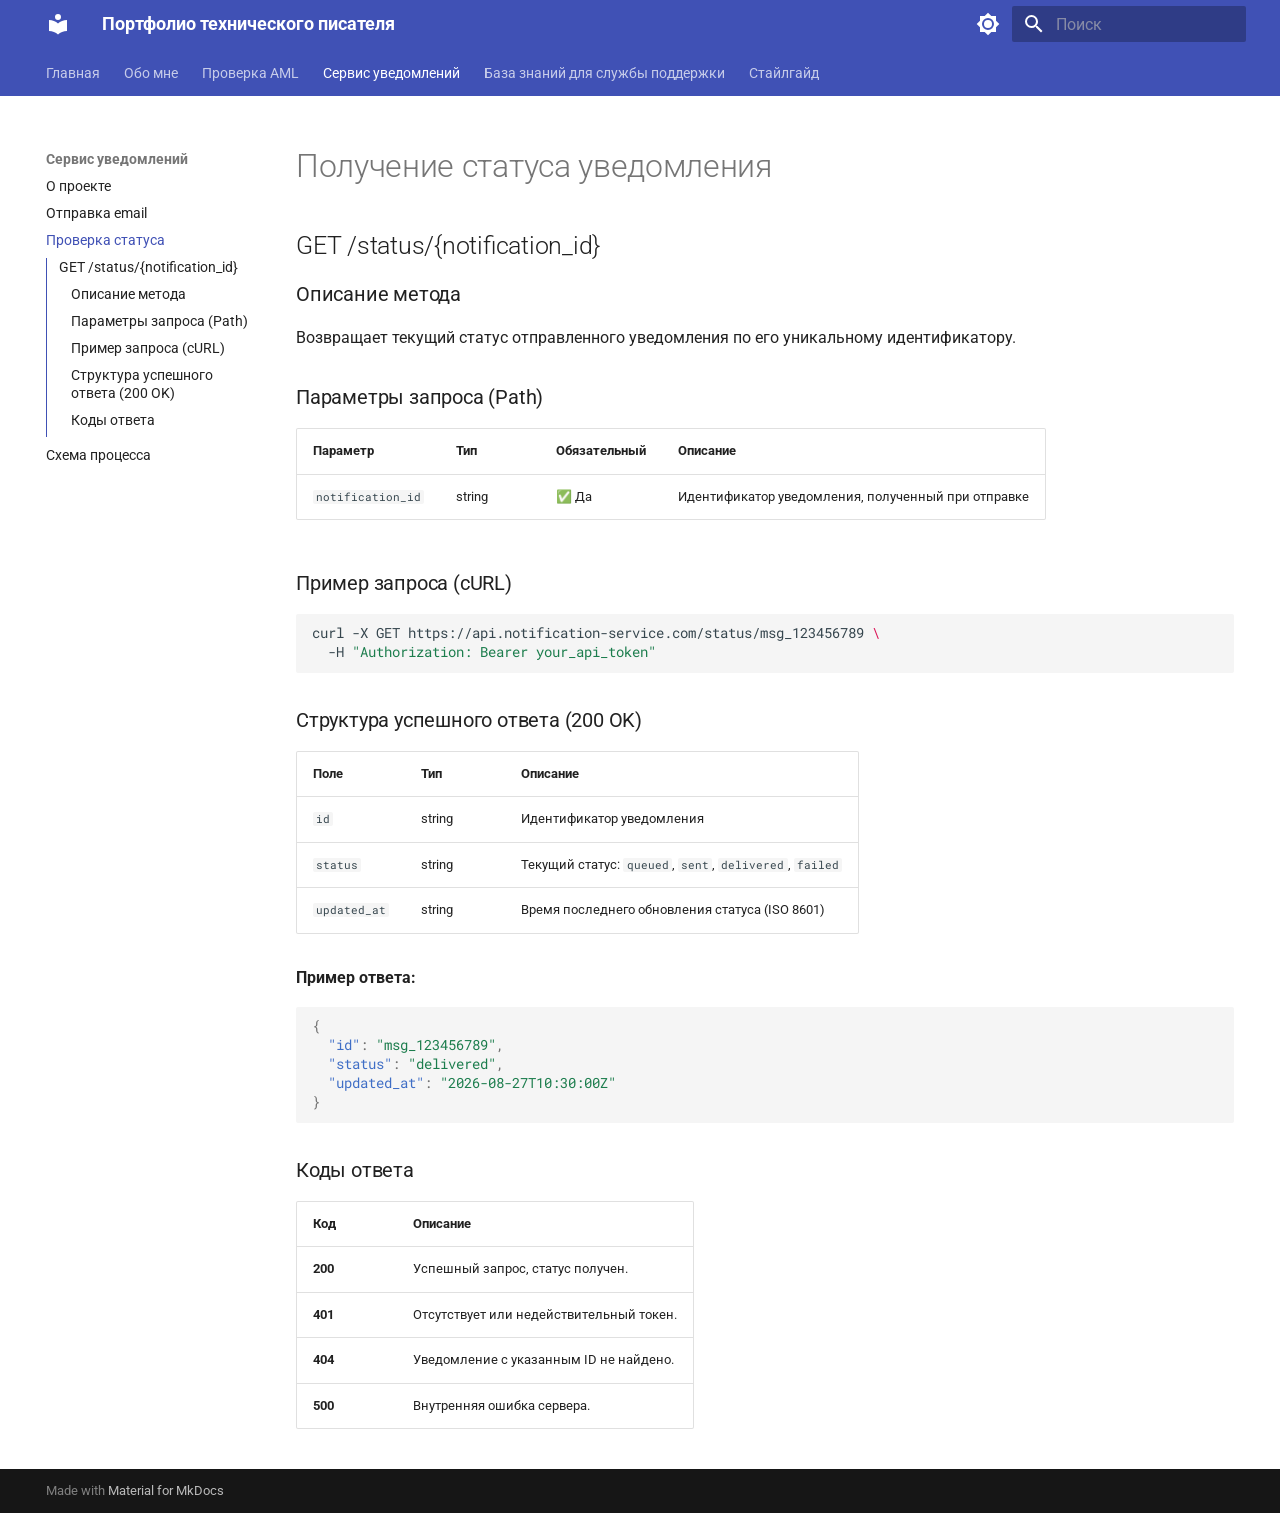
<file: notification-service/get-status-endpoint/index.html>
<!doctype html>
<html lang="ru" class="no-js">
  <head>
    
      <meta charset="utf-8">
      <meta name="viewport" content="width=device-width,initial-scale=1">
      
        <meta name="description" content="Как я создаю документацию: от инструкций до стайлгайдов. Портфолио с примерами работ.">
      
      
      
      
        <link rel="prev" href="../send-email-endpoint/">
      
      
        <link rel="next" href="../notification-flow/">
      
      
        
      
      
      <link rel="icon" href="../../assets/images/favicon.png">
      <meta name="generator" content="mkdocs-1.6.1, mkdocs-material-9.7.7">
    
    
      
        <title>Проверка статуса - Портфолио технического писателя</title>
      
    
    
      <link rel="stylesheet" href="../../assets/stylesheets/main.ec1eaa64.min.css">
      
        
        <link rel="stylesheet" href="../../assets/stylesheets/palette.ab4e12ef.min.css">
      
      


    
    
      
    
    
      
        
        
        <link rel="preconnect" href="https://fonts.gstatic.com" crossorigin>
        <link rel="stylesheet" href="https://fonts.googleapis.com/css?family=Roboto:300,300i,400,400i,700,700i%7CRoboto+Mono:400,400i,700,700i&display=fallback">
        <style>:root{--md-text-font:"Roboto";--md-code-font:"Roboto Mono"}</style>
      
    
    
      <link rel="stylesheet" href="../../extra-styles-v1.css">
    
    <script>__md_scope=new URL("../..",location),__md_hash=e=>[...e].reduce(((e,_)=>(e<<5)-e+_.charCodeAt(0)),0),__md_get=(e,_=localStorage,t=__md_scope)=>JSON.parse(_.getItem(t.pathname+"."+e)),__md_set=(e,_,t=localStorage,a=__md_scope)=>{try{t.setItem(a.pathname+"."+e,JSON.stringify(_))}catch(e){}}</script>
    
      

    
    
  </head>
  
  
    
    
      
    
    
    
    
    <body dir="ltr" data-md-color-scheme="default" data-md-color-primary="indigo" data-md-color-accent="indigo">
  
    
    <input class="md-toggle" data-md-toggle="drawer" type="checkbox" id="__drawer" autocomplete="off">
    <input class="md-toggle" data-md-toggle="search" type="checkbox" id="__search" autocomplete="off">
    <label class="md-overlay" for="__drawer"></label>
    <div data-md-component="skip">
      
        
        <a href="#_1" class="md-skip">
          Перейти к содержанию
        </a>
      
    </div>
    <div data-md-component="announce">
      
    </div>
    
    
      

<header class="md-header" data-md-component="header">
  <nav class="md-header__inner md-grid" aria-label="Верхний колонтитул">
    <a href="../.." title="Портфолио технического писателя" class="md-header__button md-logo" aria-label="Портфолио технического писателя" data-md-component="logo">
      
  
  <svg xmlns="http://www.w3.org/2000/svg" viewBox="0 0 24 24"><path d="M12 8a3 3 0 0 0 3-3 3 3 0 0 0-3-3 3 3 0 0 0-3 3 3 3 0 0 0 3 3m0 3.54C9.64 9.35 6.5 8 3 8v11c3.5 0 6.64 1.35 9 3.54 2.36-2.19 5.5-3.54 9-3.54V8c-3.5 0-6.64 1.35-9 3.54"/></svg>

    </a>
    <label class="md-header__button md-icon" for="__drawer">
      
      <svg xmlns="http://www.w3.org/2000/svg" viewBox="0 0 24 24"><path d="M3 6h18v2H3zm0 5h18v2H3zm0 5h18v2H3z"/></svg>
    </label>
    <div class="md-header__title" data-md-component="header-title">
      <div class="md-header__ellipsis">
        <div class="md-header__topic">
          <span class="md-ellipsis">
            Портфолио технического писателя
          </span>
        </div>
        <div class="md-header__topic" data-md-component="header-topic">
          <span class="md-ellipsis">
            
              Проверка статуса
            
          </span>
        </div>
      </div>
    </div>
    
      
        <form class="md-header__option" data-md-component="palette">
  
    
    
    
    <input class="md-option" data-md-color-media="(prefers-color-scheme: light)" data-md-color-scheme="default" data-md-color-primary="indigo" data-md-color-accent="indigo"  aria-label="Switch to dark mode"  type="radio" name="__palette" id="__palette_0">
    
      <label class="md-header__button md-icon" title="Switch to dark mode" for="__palette_1" hidden>
        <svg xmlns="http://www.w3.org/2000/svg" viewBox="0 0 24 24"><path d="M12 8a4 4 0 0 0-4 4 4 4 0 0 0 4 4 4 4 0 0 0 4-4 4 4 0 0 0-4-4m0 10a6 6 0 0 1-6-6 6 6 0 0 1 6-6 6 6 0 0 1 6 6 6 6 0 0 1-6 6m8-9.31V4h-4.69L12 .69 8.69 4H4v4.69L.69 12 4 15.31V20h4.69L12 23.31 15.31 20H20v-4.69L23.31 12z"/></svg>
      </label>
    
  
    
    
    
    <input class="md-option" data-md-color-media="(prefers-color-scheme: dark)" data-md-color-scheme="slate" data-md-color-primary="indigo" data-md-color-accent="indigo"  aria-label="Switch to light mode"  type="radio" name="__palette" id="__palette_1">
    
      <label class="md-header__button md-icon" title="Switch to light mode" for="__palette_0" hidden>
        <svg xmlns="http://www.w3.org/2000/svg" viewBox="0 0 24 24"><path d="M12 18c-.89 0-1.74-.2-2.5-.55C11.56 16.5 13 14.42 13 12s-1.44-4.5-3.5-5.45C10.26 6.2 11.11 6 12 6a6 6 0 0 1 6 6 6 6 0 0 1-6 6m8-9.31V4h-4.69L12 .69 8.69 4H4v4.69L.69 12 4 15.31V20h4.69L12 23.31 15.31 20H20v-4.69L23.31 12z"/></svg>
      </label>
    
  
</form>
      
    
    
      <script>var palette=__md_get("__palette");if(palette&&palette.color){if("(prefers-color-scheme)"===palette.color.media){var media=matchMedia("(prefers-color-scheme: light)"),input=document.querySelector(media.matches?"[data-md-color-media='(prefers-color-scheme: light)']":"[data-md-color-media='(prefers-color-scheme: dark)']");palette.color.media=input.getAttribute("data-md-color-media"),palette.color.scheme=input.getAttribute("data-md-color-scheme"),palette.color.primary=input.getAttribute("data-md-color-primary"),palette.color.accent=input.getAttribute("data-md-color-accent")}for(var[key,value]of Object.entries(palette.color))document.body.setAttribute("data-md-color-"+key,value)}</script>
    
    
    
      
      
        <label class="md-header__button md-icon" for="__search">
          
          <svg xmlns="http://www.w3.org/2000/svg" viewBox="0 0 24 24"><path d="M9.5 3A6.5 6.5 0 0 1 16 9.5c0 1.61-.59 3.09-1.56 4.23l.27.27h.79l5 5-1.5 1.5-5-5v-.79l-.27-.27A6.52 6.52 0 0 1 9.5 16 6.5 6.5 0 0 1 3 9.5 6.5 6.5 0 0 1 9.5 3m0 2C7 5 5 7 5 9.5S7 14 9.5 14 14 12 14 9.5 12 5 9.5 5"/></svg>
        </label>
        <div class="md-search" data-md-component="search" role="dialog">
  <label class="md-search__overlay" for="__search"></label>
  <div class="md-search__inner" role="search">
    <form class="md-search__form" name="search">
      <input type="text" class="md-search__input" name="query" aria-label="Поиск" placeholder="Поиск" autocapitalize="off" autocorrect="off" autocomplete="off" spellcheck="false" data-md-component="search-query" required>
      <label class="md-search__icon md-icon" for="__search">
        
        <svg xmlns="http://www.w3.org/2000/svg" viewBox="0 0 24 24"><path d="M9.5 3A6.5 6.5 0 0 1 16 9.5c0 1.61-.59 3.09-1.56 4.23l.27.27h.79l5 5-1.5 1.5-5-5v-.79l-.27-.27A6.52 6.52 0 0 1 9.5 16 6.5 6.5 0 0 1 3 9.5 6.5 6.5 0 0 1 9.5 3m0 2C7 5 5 7 5 9.5S7 14 9.5 14 14 12 14 9.5 12 5 9.5 5"/></svg>
        
        <svg xmlns="http://www.w3.org/2000/svg" viewBox="0 0 24 24"><path d="M20 11v2H8l5.5 5.5-1.42 1.42L4.16 12l7.92-7.92L13.5 5.5 8 11z"/></svg>
      </label>
      <nav class="md-search__options" aria-label="Поиск">
        
        <button type="reset" class="md-search__icon md-icon" title="Очистить" aria-label="Очистить" tabindex="-1">
          
          <svg xmlns="http://www.w3.org/2000/svg" viewBox="0 0 24 24"><path d="M19 6.41 17.59 5 12 10.59 6.41 5 5 6.41 10.59 12 5 17.59 6.41 19 12 13.41 17.59 19 19 17.59 13.41 12z"/></svg>
        </button>
      </nav>
      
    </form>
    <div class="md-search__output">
      <div class="md-search__scrollwrap" tabindex="0" data-md-scrollfix>
        <div class="md-search-result" data-md-component="search-result">
          <div class="md-search-result__meta">
            Инициализация поиска
          </div>
          <ol class="md-search-result__list" role="presentation"></ol>
        </div>
      </div>
    </div>
  </div>
</div>
      
    
    
  </nav>
  
</header>
    
    <div class="md-container" data-md-component="container">
      
      
        
          
            
<nav class="md-tabs" aria-label="Вкладки" data-md-component="tabs">
  <div class="md-grid">
    <ul class="md-tabs__list">
      
        
  
  
  
  
    <li class="md-tabs__item">
      <a href="../.." class="md-tabs__link">
        
  
  
    
  
  Главная

      </a>
    </li>
  

      
        
  
  
  
  
    <li class="md-tabs__item">
      <a href="../../about/" class="md-tabs__link">
        
  
  
    
  
  Обо мне

      </a>
    </li>
  

      
        
  
  
  
  
    
    
      <li class="md-tabs__item">
        <a href="../../aml-check/" class="md-tabs__link">
          
  
  
  Проверка AML

        </a>
      </li>
    
  

      
        
  
  
  
    
  
  
    
    
      <li class="md-tabs__item md-tabs__item--active">
        <a href="../" class="md-tabs__link">
          
  
  
  Сервис уведомлений

        </a>
      </li>
    
  

      
        
  
  
  
  
    
    
      <li class="md-tabs__item">
        <a href="../../support-kb/" class="md-tabs__link">
          
  
  
  База знаний для службы поддержки

        </a>
      </li>
    
  

      
        
  
  
  
  
    
    
      <li class="md-tabs__item">
        <a href="../../style-guide/" class="md-tabs__link">
          
  
  
  Стайлгайд

        </a>
      </li>
    
  

      
    </ul>
  </div>
</nav>
          
        
      
      <main class="md-main" data-md-component="main">
        <div class="md-main__inner md-grid">
          
            
              
              <div class="md-sidebar md-sidebar--primary" data-md-component="sidebar" data-md-type="navigation" >
                <div class="md-sidebar__scrollwrap">
                  <div class="md-sidebar__inner">
                    


  


  

<nav class="md-nav md-nav--primary md-nav--lifted md-nav--integrated" aria-label="Навигация" data-md-level="0">
  <label class="md-nav__title" for="__drawer">
    <a href="../.." title="Портфолио технического писателя" class="md-nav__button md-logo" aria-label="Портфолио технического писателя" data-md-component="logo">
      
  
  <svg xmlns="http://www.w3.org/2000/svg" viewBox="0 0 24 24"><path d="M12 8a3 3 0 0 0 3-3 3 3 0 0 0-3-3 3 3 0 0 0-3 3 3 3 0 0 0 3 3m0 3.54C9.64 9.35 6.5 8 3 8v11c3.5 0 6.64 1.35 9 3.54 2.36-2.19 5.5-3.54 9-3.54V8c-3.5 0-6.64 1.35-9 3.54"/></svg>

    </a>
    Портфолио технического писателя
  </label>
  
  <ul class="md-nav__list" data-md-scrollfix>
    
      
      
  
  
  
  
    <li class="md-nav__item">
      <a href="../.." class="md-nav__link">
        
  
  
  <span class="md-ellipsis">
    
  
    Главная
  

    
  </span>
  
  

      </a>
    </li>
  

    
      
      
  
  
  
  
    <li class="md-nav__item">
      <a href="../../about/" class="md-nav__link">
        
  
  
  <span class="md-ellipsis">
    
  
    Обо мне
  

    
  </span>
  
  

      </a>
    </li>
  

    
      
      
  
  
  
  
    
    
    
    
      
      
        
      
    
    
    <li class="md-nav__item md-nav__item--nested">
      
        
        
        <input class="md-nav__toggle md-toggle " type="checkbox" id="__nav_3" >
        
          
          <label class="md-nav__link" for="__nav_3" id="__nav_3_label" tabindex="0">
            
  
  
  <span class="md-ellipsis">
    
  
    Проверка AML
  

    
  </span>
  
  

            <span class="md-nav__icon md-icon"></span>
          </label>
        
        <nav class="md-nav" data-md-level="1" aria-labelledby="__nav_3_label" aria-expanded="false">
          <label class="md-nav__title" for="__nav_3">
            <span class="md-nav__icon md-icon"></span>
            
  
    Проверка AML
  

          </label>
          <ul class="md-nav__list" data-md-scrollfix>
            
              
                
  
  
  
  
    <li class="md-nav__item">
      <a href="../../aml-check/" class="md-nav__link">
        
  
  
  <span class="md-ellipsis">
    
  
    AML-check
  

    
  </span>
  
  

      </a>
    </li>
  

              
            
              
                
  
  
  
  
    <li class="md-nav__item">
      <a href="../../risk-interpretation/" class="md-nav__link">
        
  
  
  <span class="md-ellipsis">
    
  
    Интерпретация результатов проверки
  

    
  </span>
  
  

      </a>
    </li>
  

              
            
              
                
  
  
  
  
    <li class="md-nav__item">
      <a href="../../risk-levels/" class="md-nav__link">
        
  
  
  <span class="md-ellipsis">
    
  
    Уровни результатов проверки
  

    
  </span>
  
  

      </a>
    </li>
  

              
            
          </ul>
        </nav>
      
    </li>
  

    
      
      
  
  
    
  
  
  
    
    
    
    
      
        
        
      
      
        
      
    
    
    <li class="md-nav__item md-nav__item--active md-nav__item--section md-nav__item--nested">
      
        
        
        <input class="md-nav__toggle md-toggle " type="checkbox" id="__nav_4" checked>
        
          
          <label class="md-nav__link" for="__nav_4" id="__nav_4_label" tabindex="">
            
  
  
  <span class="md-ellipsis">
    
  
    Сервис уведомлений
  

    
  </span>
  
  

            <span class="md-nav__icon md-icon"></span>
          </label>
        
        <nav class="md-nav" data-md-level="1" aria-labelledby="__nav_4_label" aria-expanded="true">
          <label class="md-nav__title" for="__nav_4">
            <span class="md-nav__icon md-icon"></span>
            
  
    Сервис уведомлений
  

          </label>
          <ul class="md-nav__list" data-md-scrollfix>
            
              
                
  
  
  
  
    <li class="md-nav__item">
      <a href="../" class="md-nav__link">
        
  
  
  <span class="md-ellipsis">
    
  
    О проекте
  

    
  </span>
  
  

      </a>
    </li>
  

              
            
              
                
  
  
  
  
    <li class="md-nav__item">
      <a href="../send-email-endpoint/" class="md-nav__link">
        
  
  
  <span class="md-ellipsis">
    
  
    Отправка email
  

    
  </span>
  
  

      </a>
    </li>
  

              
            
              
                
  
  
    
  
  
  
    <li class="md-nav__item md-nav__item--active">
      
      <input class="md-nav__toggle md-toggle" type="checkbox" id="__toc">
      
      
        
      
      
        <label class="md-nav__link md-nav__link--active" for="__toc">
          
  
  
  <span class="md-ellipsis">
    
  
    Проверка статуса
  

    
  </span>
  
  

          <span class="md-nav__icon md-icon"></span>
        </label>
      
      <a href="./" class="md-nav__link md-nav__link--active">
        
  
  
  <span class="md-ellipsis">
    
  
    Проверка статуса
  

    
  </span>
  
  

      </a>
      
        

<nav class="md-nav md-nav--secondary" aria-label="Содержание">
  
  
  
    
  
  
    <label class="md-nav__title" for="__toc">
      <span class="md-nav__icon md-icon"></span>
      Содержание
    </label>
    <ul class="md-nav__list" data-md-component="toc" data-md-scrollfix>
      
        <li class="md-nav__item">
  <a href="#get-statusnotification_id" class="md-nav__link">
    <span class="md-ellipsis">
      
        GET /status/{notification_id}
      
    </span>
  </a>
  
    <nav class="md-nav" aria-label="GET /status/{notification_id}">
      <ul class="md-nav__list">
        
          <li class="md-nav__item">
  <a href="#_2" class="md-nav__link">
    <span class="md-ellipsis">
      
        Описание метода
      
    </span>
  </a>
  
</li>
        
          <li class="md-nav__item">
  <a href="#path" class="md-nav__link">
    <span class="md-ellipsis">
      
        Параметры запроса (Path)
      
    </span>
  </a>
  
</li>
        
          <li class="md-nav__item">
  <a href="#curl" class="md-nav__link">
    <span class="md-ellipsis">
      
        Пример запроса (cURL)
      
    </span>
  </a>
  
</li>
        
          <li class="md-nav__item">
  <a href="#200-ok" class="md-nav__link">
    <span class="md-ellipsis">
      
        Структура успешного ответа (200 OK)
      
    </span>
  </a>
  
</li>
        
          <li class="md-nav__item">
  <a href="#_3" class="md-nav__link">
    <span class="md-ellipsis">
      
        Коды ответа
      
    </span>
  </a>
  
</li>
        
      </ul>
    </nav>
  
</li>
      
    </ul>
  
</nav>
      
    </li>
  

              
            
              
                
  
  
  
  
    <li class="md-nav__item">
      <a href="../notification-flow/" class="md-nav__link">
        
  
  
  <span class="md-ellipsis">
    
  
    Схема процесса
  

    
  </span>
  
  

      </a>
    </li>
  

              
            
          </ul>
        </nav>
      
    </li>
  

    
      
      
  
  
  
  
    
    
    
    
      
      
        
      
    
    
    <li class="md-nav__item md-nav__item--nested">
      
        
        
        <input class="md-nav__toggle md-toggle " type="checkbox" id="__nav_5" >
        
          
          <label class="md-nav__link" for="__nav_5" id="__nav_5_label" tabindex="0">
            
  
  
  <span class="md-ellipsis">
    
  
    База знаний для службы поддержки
  

    
  </span>
  
  

            <span class="md-nav__icon md-icon"></span>
          </label>
        
        <nav class="md-nav" data-md-level="1" aria-labelledby="__nav_5_label" aria-expanded="false">
          <label class="md-nav__title" for="__nav_5">
            <span class="md-nav__icon md-icon"></span>
            
  
    База знаний для службы поддержки
  

          </label>
          <ul class="md-nav__list" data-md-scrollfix>
            
              
                
  
  
  
  
    <li class="md-nav__item">
      <a href="../../support-kb/" class="md-nav__link">
        
  
  
  <span class="md-ellipsis">
    
  
    Быстрое решение
  

    
  </span>
  
  

      </a>
    </li>
  

              
            
              
                
  
  
  
  
    <li class="md-nav__item">
      <a href="../../support-kb/incident-flow/" class="md-nav__link">
        
  
  
  <span class="md-ellipsis">
    
  
    Схема процесса
  

    
  </span>
  
  

      </a>
    </li>
  

              
            
          </ul>
        </nav>
      
    </li>
  

    
      
      
  
  
  
  
    
    
    
    
      
      
        
      
    
    
    <li class="md-nav__item md-nav__item--nested">
      
        
        
        <input class="md-nav__toggle md-toggle " type="checkbox" id="__nav_6" >
        
          
          <label class="md-nav__link" for="__nav_6" id="__nav_6_label" tabindex="0">
            
  
  
  <span class="md-ellipsis">
    
  
    Стайлгайд
  

    
  </span>
  
  

            <span class="md-nav__icon md-icon"></span>
          </label>
        
        <nav class="md-nav" data-md-level="1" aria-labelledby="__nav_6_label" aria-expanded="false">
          <label class="md-nav__title" for="__nav_6">
            <span class="md-nav__icon md-icon"></span>
            
  
    Стайлгайд
  

          </label>
          <ul class="md-nav__list" data-md-scrollfix>
            
              
                
  
  
  
  
    <li class="md-nav__item">
      <a href="../../style-guide/" class="md-nav__link">
        
  
  
  <span class="md-ellipsis">
    
  
    Введение
  

    
  </span>
  
  

      </a>
    </li>
  

              
            
              
                
  
  
  
  
    <li class="md-nav__item">
      <a href="../../style-guide/text-format/" class="md-nav__link">
        
  
  
  <span class="md-ellipsis">
    
  
    Оформление текста
  

    
  </span>
  
  

      </a>
    </li>
  

              
            
              
                
  
  
  
  
    <li class="md-nav__item">
      <a href="../../style-guide/language-terms/" class="md-nav__link">
        
  
  
  <span class="md-ellipsis">
    
  
    Язык и термины
  

    
  </span>
  
  

      </a>
    </li>
  

              
            
          </ul>
        </nav>
      
    </li>
  

    
  </ul>
</nav>
                  </div>
                </div>
              </div>
            
            
          
          
            <div class="md-content" data-md-component="content">
              
              <article class="md-content__inner md-typeset">
                
                  



<h1 id="_1">Получение статуса уведомления</h1>
<h2 id="get-statusnotification_id">GET /status/{notification_id}</h2>
<h3 id="_2">Описание метода</h3>
<p>Возвращает текущий статус отправленного уведомления по его уникальному идентификатору.</p>
<h3 id="path">Параметры запроса (Path)</h3>
<table>
<thead>
<tr>
<th>Параметр</th>
<th>Тип</th>
<th>Обязательный</th>
<th>Описание</th>
</tr>
</thead>
<tbody>
<tr>
<td><code>notification_id</code></td>
<td>string</td>
<td>✅ Да</td>
<td>Идентификатор уведомления, полученный при отправке</td>
</tr>
</tbody>
</table>
<h3 id="curl">Пример запроса (cURL)</h3>
<div class="highlight"><pre><span></span><code><a id="__codelineno-0-1" name="__codelineno-0-1" href="#__codelineno-0-1"></a>curl<span class="w"> </span>-X<span class="w"> </span>GET<span class="w"> </span>https://api.notification-service.com/status/msg_123456789<span class="w"> </span><span class="se">\</span>
<a id="__codelineno-0-2" name="__codelineno-0-2" href="#__codelineno-0-2"></a><span class="w">  </span>-H<span class="w"> </span><span class="s2">&quot;Authorization: Bearer your_api_token&quot;</span>
</code></pre></div>
<h3 id="200-ok">Структура успешного ответа (200 OK)</h3>
<table>
<thead>
<tr>
<th>Поле</th>
<th>Тип</th>
<th>Описание</th>
</tr>
</thead>
<tbody>
<tr>
<td><code>id</code></td>
<td>string</td>
<td>Идентификатор уведомления</td>
</tr>
<tr>
<td><code>status</code></td>
<td>string</td>
<td>Текущий статус: <code>queued</code>, <code>sent</code>, <code>delivered</code>, <code>failed</code></td>
</tr>
<tr>
<td><code>updated_at</code></td>
<td>string</td>
<td>Время последнего обновления статуса (ISO 8601)</td>
</tr>
</tbody>
</table>
<p><strong>Пример ответа:</strong>
<div class="highlight"><pre><span></span><code><a id="__codelineno-1-1" name="__codelineno-1-1" href="#__codelineno-1-1"></a><span class="p">{</span>
<a id="__codelineno-1-2" name="__codelineno-1-2" href="#__codelineno-1-2"></a><span class="w">  </span><span class="nt">&quot;id&quot;</span><span class="p">:</span><span class="w"> </span><span class="s2">&quot;msg_123456789&quot;</span><span class="p">,</span>
<a id="__codelineno-1-3" name="__codelineno-1-3" href="#__codelineno-1-3"></a><span class="w">  </span><span class="nt">&quot;status&quot;</span><span class="p">:</span><span class="w"> </span><span class="s2">&quot;delivered&quot;</span><span class="p">,</span>
<a id="__codelineno-1-4" name="__codelineno-1-4" href="#__codelineno-1-4"></a><span class="w">  </span><span class="nt">&quot;updated_at&quot;</span><span class="p">:</span><span class="w"> </span><span class="s2">&quot;2026-08-27T10:30:00Z&quot;</span>
<a id="__codelineno-1-5" name="__codelineno-1-5" href="#__codelineno-1-5"></a><span class="p">}</span>
</code></pre></div></p>
<h3 id="_3">Коды ответа</h3>
<table>
<thead>
<tr>
<th>Код</th>
<th>Описание</th>
</tr>
</thead>
<tbody>
<tr>
<td><strong>200</strong></td>
<td>Успешный запрос, статус получен.</td>
</tr>
<tr>
<td><strong>401</strong></td>
<td>Отсутствует или недействительный токен.</td>
</tr>
<tr>
<td><strong>404</strong></td>
<td>Уведомление с указанным ID не найдено.</td>
</tr>
<tr>
<td><strong>500</strong></td>
<td>Внутренняя ошибка сервера.</td>
</tr>
</tbody>
</table>












                
              </article>
            </div>
          
          
<script>var target=document.getElementById(location.hash.slice(1));target&&target.name&&(target.checked=target.name.startsWith("__tabbed_"))</script>
        </div>
        
      </main>
      
        <footer class="md-footer">
  
  <div class="md-footer-meta md-typeset">
    <div class="md-footer-meta__inner md-grid">
      <div class="md-copyright">
  
  
    Made with
    <a href="https://squidfunk.github.io/mkdocs-material/" target="_blank" rel="noopener">
      Material for MkDocs
    </a>
  
</div>
      
    </div>
  </div>
</footer>
      
    </div>
    <div class="md-dialog" data-md-component="dialog">
      <div class="md-dialog__inner md-typeset"></div>
    </div>
    
    
    
      
      
      <script id="__config" type="application/json">{"annotate": null, "base": "../..", "features": ["navigation.tabs", "navigation.sections", "toc.integrate"], "search": "../../assets/javascripts/workers/search.2c215733.min.js", "tags": null, "translations": {"clipboard.copied": "\u0421\u043a\u043e\u043f\u0438\u0440\u043e\u0432\u0430\u043d\u043e \u0432 \u0431\u0443\u0444\u0435\u0440", "clipboard.copy": "\u041a\u043e\u043f\u0438\u0440\u043e\u0432\u0430\u0442\u044c \u0432 \u0431\u0443\u0444\u0435\u0440", "search.result.more.one": "\u0415\u0449\u0451 1 \u043d\u0430 \u044d\u0442\u043e\u0439 \u0441\u0442\u0440\u0430\u043d\u0438\u0446\u0435", "search.result.more.other": "\u0415\u0449\u0451 # \u043d\u0430 \u044d\u0442\u043e\u0439 \u0441\u0442\u0440\u0430\u043d\u0438\u0446\u0435", "search.result.none": "\u0421\u043e\u0432\u043f\u0430\u0434\u0435\u043d\u0438\u0439 \u043d\u0435 \u043d\u0430\u0439\u0434\u0435\u043d\u043e", "search.result.one": "\u041d\u0430\u0439\u0434\u0435\u043d\u043e 1 \u0441\u043e\u0432\u043f\u0430\u0434\u0435\u043d\u0438\u0435", "search.result.other": "\u041d\u0430\u0439\u0434\u0435\u043d\u043e \u0441\u043e\u0432\u043f\u0430\u0434\u0435\u043d\u0438\u0439: #", "search.result.placeholder": "\u041d\u0430\u0447\u043d\u0438\u0442\u0435 \u043f\u0435\u0447\u0430\u0442\u0430\u0442\u044c \u0434\u043b\u044f \u043f\u043e\u0438\u0441\u043a\u0430", "search.result.term.missing": "\u041e\u0442\u0441\u0443\u0442\u0441\u0442\u0432\u0443\u0435\u0442", "select.version": "\u0412\u044b\u0431\u0435\u0440\u0438\u0442\u0435 \u0432\u0435\u0440\u0441\u0438\u044e"}, "version": null}</script>
    
    
      <script src="../../assets/javascripts/bundle.d7400e89.min.js"></script>
      
    
  </body>
</html>
</file>
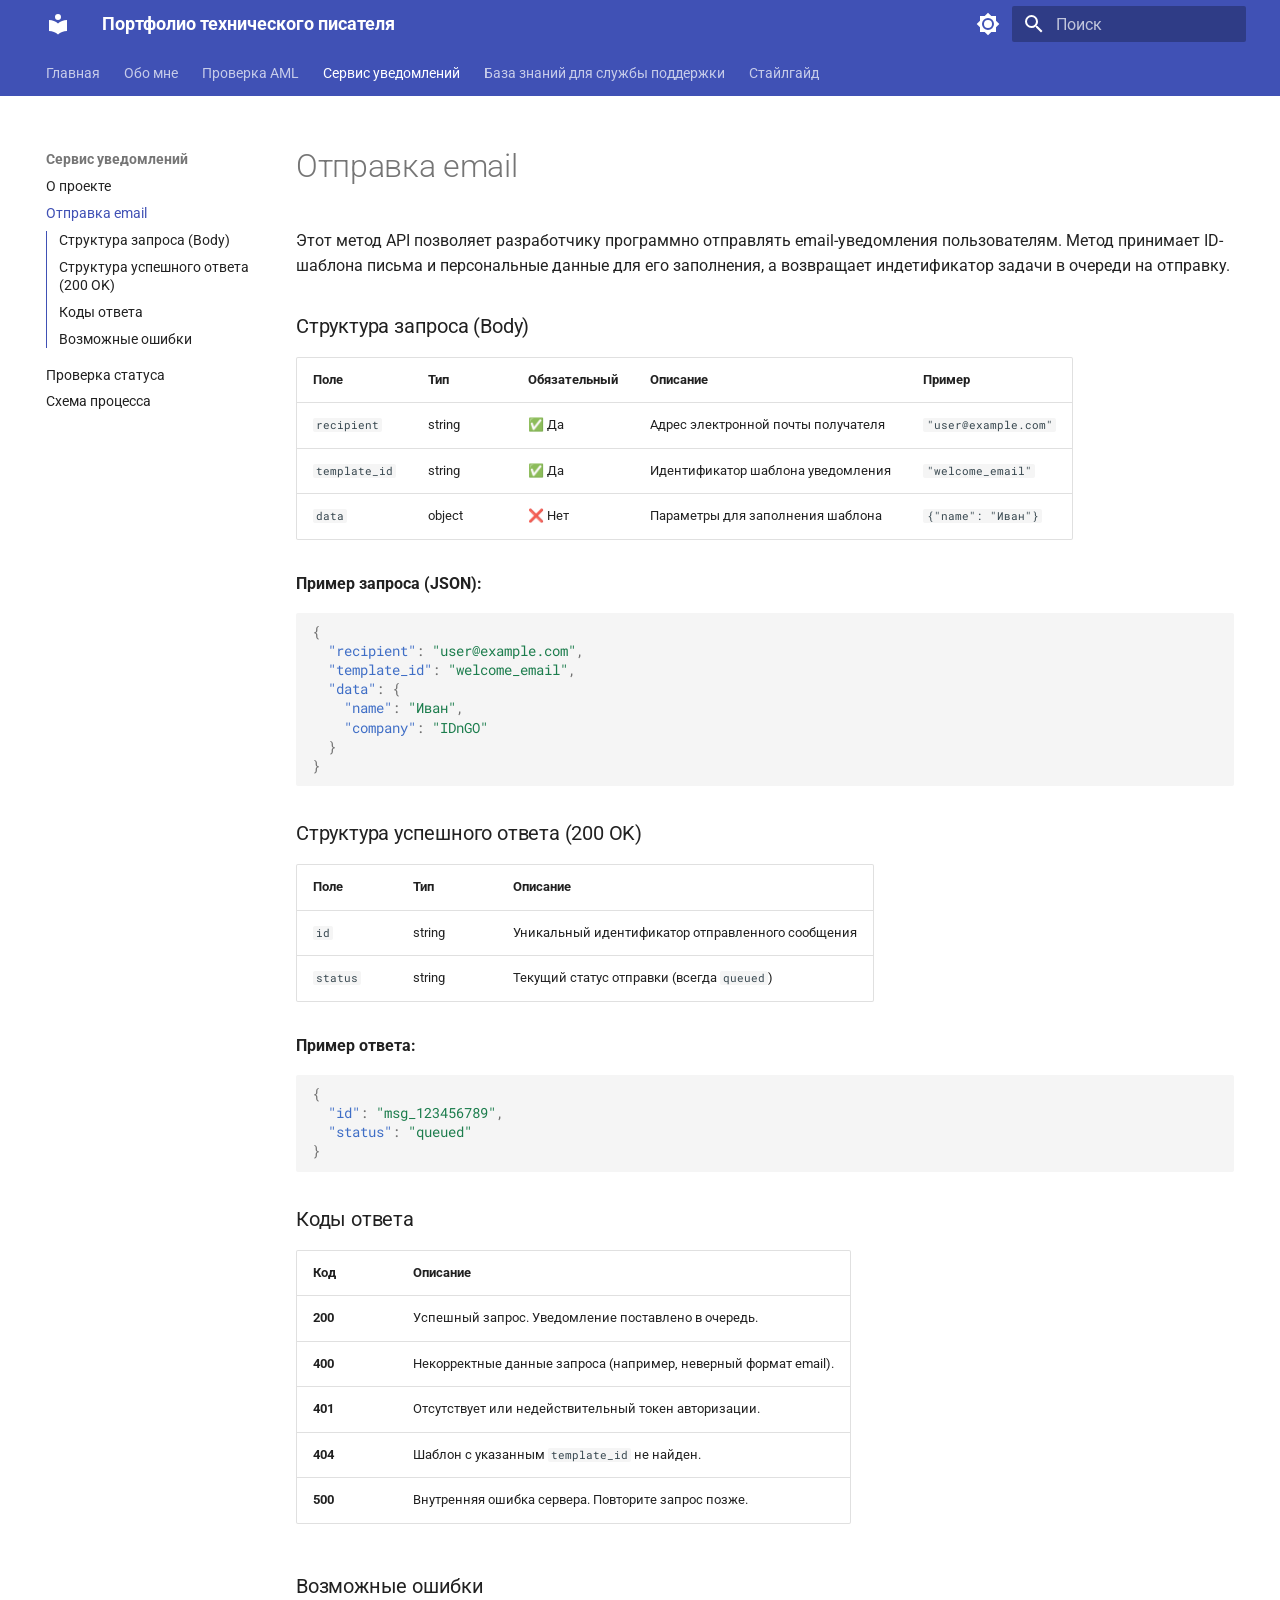
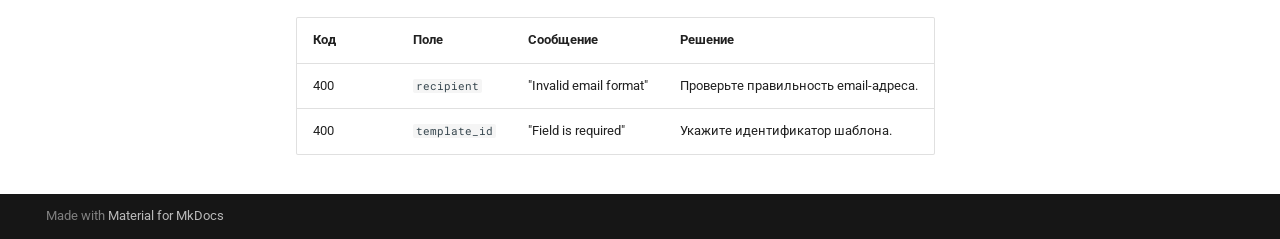
<file: notification-service/send-email-endpoint/index.html>
<!doctype html>
<html lang="ru" class="no-js">
  <head>
    
      <meta charset="utf-8">
      <meta name="viewport" content="width=device-width,initial-scale=1">
      
        <meta name="description" content="Как я создаю документацию: от инструкций до стайлгайдов. Портфолио с примерами работ.">
      
      
      
      
        <link rel="prev" href="../">
      
      
        <link rel="next" href="../get-status-endpoint/">
      
      
        
      
      
      <link rel="icon" href="../../assets/images/favicon.png">
      <meta name="generator" content="mkdocs-1.6.1, mkdocs-material-9.7.7">
    
    
      
        <title>Отправка email - Портфолио технического писателя</title>
      
    
    
      <link rel="stylesheet" href="../../assets/stylesheets/main.ec1eaa64.min.css">
      
        
        <link rel="stylesheet" href="../../assets/stylesheets/palette.ab4e12ef.min.css">
      
      


    
    
      
    
    
      
        
        
        <link rel="preconnect" href="https://fonts.gstatic.com" crossorigin>
        <link rel="stylesheet" href="https://fonts.googleapis.com/css?family=Roboto:300,300i,400,400i,700,700i%7CRoboto+Mono:400,400i,700,700i&display=fallback">
        <style>:root{--md-text-font:"Roboto";--md-code-font:"Roboto Mono"}</style>
      
    
    
      <link rel="stylesheet" href="../../extra-styles-v1.css">
    
    <script>__md_scope=new URL("../..",location),__md_hash=e=>[...e].reduce(((e,_)=>(e<<5)-e+_.charCodeAt(0)),0),__md_get=(e,_=localStorage,t=__md_scope)=>JSON.parse(_.getItem(t.pathname+"."+e)),__md_set=(e,_,t=localStorage,a=__md_scope)=>{try{t.setItem(a.pathname+"."+e,JSON.stringify(_))}catch(e){}}</script>
    
      

    
    
  </head>
  
  
    
    
      
    
    
    
    
    <body dir="ltr" data-md-color-scheme="default" data-md-color-primary="indigo" data-md-color-accent="indigo">
  
    
    <input class="md-toggle" data-md-toggle="drawer" type="checkbox" id="__drawer" autocomplete="off">
    <input class="md-toggle" data-md-toggle="search" type="checkbox" id="__search" autocomplete="off">
    <label class="md-overlay" for="__drawer"></label>
    <div data-md-component="skip">
      
        
        <a href="#body" class="md-skip">
          Перейти к содержанию
        </a>
      
    </div>
    <div data-md-component="announce">
      
    </div>
    
    
      

<header class="md-header" data-md-component="header">
  <nav class="md-header__inner md-grid" aria-label="Верхний колонтитул">
    <a href="../.." title="Портфолио технического писателя" class="md-header__button md-logo" aria-label="Портфолио технического писателя" data-md-component="logo">
      
  
  <svg xmlns="http://www.w3.org/2000/svg" viewBox="0 0 24 24"><path d="M12 8a3 3 0 0 0 3-3 3 3 0 0 0-3-3 3 3 0 0 0-3 3 3 3 0 0 0 3 3m0 3.54C9.64 9.35 6.5 8 3 8v11c3.5 0 6.64 1.35 9 3.54 2.36-2.19 5.5-3.54 9-3.54V8c-3.5 0-6.64 1.35-9 3.54"/></svg>

    </a>
    <label class="md-header__button md-icon" for="__drawer">
      
      <svg xmlns="http://www.w3.org/2000/svg" viewBox="0 0 24 24"><path d="M3 6h18v2H3zm0 5h18v2H3zm0 5h18v2H3z"/></svg>
    </label>
    <div class="md-header__title" data-md-component="header-title">
      <div class="md-header__ellipsis">
        <div class="md-header__topic">
          <span class="md-ellipsis">
            Портфолио технического писателя
          </span>
        </div>
        <div class="md-header__topic" data-md-component="header-topic">
          <span class="md-ellipsis">
            
              Отправка email
            
          </span>
        </div>
      </div>
    </div>
    
      
        <form class="md-header__option" data-md-component="palette">
  
    
    
    
    <input class="md-option" data-md-color-media="(prefers-color-scheme: light)" data-md-color-scheme="default" data-md-color-primary="indigo" data-md-color-accent="indigo"  aria-label="Switch to dark mode"  type="radio" name="__palette" id="__palette_0">
    
      <label class="md-header__button md-icon" title="Switch to dark mode" for="__palette_1" hidden>
        <svg xmlns="http://www.w3.org/2000/svg" viewBox="0 0 24 24"><path d="M12 8a4 4 0 0 0-4 4 4 4 0 0 0 4 4 4 4 0 0 0 4-4 4 4 0 0 0-4-4m0 10a6 6 0 0 1-6-6 6 6 0 0 1 6-6 6 6 0 0 1 6 6 6 6 0 0 1-6 6m8-9.31V4h-4.69L12 .69 8.69 4H4v4.69L.69 12 4 15.31V20h4.69L12 23.31 15.31 20H20v-4.69L23.31 12z"/></svg>
      </label>
    
  
    
    
    
    <input class="md-option" data-md-color-media="(prefers-color-scheme: dark)" data-md-color-scheme="slate" data-md-color-primary="indigo" data-md-color-accent="indigo"  aria-label="Switch to light mode"  type="radio" name="__palette" id="__palette_1">
    
      <label class="md-header__button md-icon" title="Switch to light mode" for="__palette_0" hidden>
        <svg xmlns="http://www.w3.org/2000/svg" viewBox="0 0 24 24"><path d="M12 18c-.89 0-1.74-.2-2.5-.55C11.56 16.5 13 14.42 13 12s-1.44-4.5-3.5-5.45C10.26 6.2 11.11 6 12 6a6 6 0 0 1 6 6 6 6 0 0 1-6 6m8-9.31V4h-4.69L12 .69 8.69 4H4v4.69L.69 12 4 15.31V20h4.69L12 23.31 15.31 20H20v-4.69L23.31 12z"/></svg>
      </label>
    
  
</form>
      
    
    
      <script>var palette=__md_get("__palette");if(palette&&palette.color){if("(prefers-color-scheme)"===palette.color.media){var media=matchMedia("(prefers-color-scheme: light)"),input=document.querySelector(media.matches?"[data-md-color-media='(prefers-color-scheme: light)']":"[data-md-color-media='(prefers-color-scheme: dark)']");palette.color.media=input.getAttribute("data-md-color-media"),palette.color.scheme=input.getAttribute("data-md-color-scheme"),palette.color.primary=input.getAttribute("data-md-color-primary"),palette.color.accent=input.getAttribute("data-md-color-accent")}for(var[key,value]of Object.entries(palette.color))document.body.setAttribute("data-md-color-"+key,value)}</script>
    
    
    
      
      
        <label class="md-header__button md-icon" for="__search">
          
          <svg xmlns="http://www.w3.org/2000/svg" viewBox="0 0 24 24"><path d="M9.5 3A6.5 6.5 0 0 1 16 9.5c0 1.61-.59 3.09-1.56 4.23l.27.27h.79l5 5-1.5 1.5-5-5v-.79l-.27-.27A6.52 6.52 0 0 1 9.5 16 6.5 6.5 0 0 1 3 9.5 6.5 6.5 0 0 1 9.5 3m0 2C7 5 5 7 5 9.5S7 14 9.5 14 14 12 14 9.5 12 5 9.5 5"/></svg>
        </label>
        <div class="md-search" data-md-component="search" role="dialog">
  <label class="md-search__overlay" for="__search"></label>
  <div class="md-search__inner" role="search">
    <form class="md-search__form" name="search">
      <input type="text" class="md-search__input" name="query" aria-label="Поиск" placeholder="Поиск" autocapitalize="off" autocorrect="off" autocomplete="off" spellcheck="false" data-md-component="search-query" required>
      <label class="md-search__icon md-icon" for="__search">
        
        <svg xmlns="http://www.w3.org/2000/svg" viewBox="0 0 24 24"><path d="M9.5 3A6.5 6.5 0 0 1 16 9.5c0 1.61-.59 3.09-1.56 4.23l.27.27h.79l5 5-1.5 1.5-5-5v-.79l-.27-.27A6.52 6.52 0 0 1 9.5 16 6.5 6.5 0 0 1 3 9.5 6.5 6.5 0 0 1 9.5 3m0 2C7 5 5 7 5 9.5S7 14 9.5 14 14 12 14 9.5 12 5 9.5 5"/></svg>
        
        <svg xmlns="http://www.w3.org/2000/svg" viewBox="0 0 24 24"><path d="M20 11v2H8l5.5 5.5-1.42 1.42L4.16 12l7.92-7.92L13.5 5.5 8 11z"/></svg>
      </label>
      <nav class="md-search__options" aria-label="Поиск">
        
        <button type="reset" class="md-search__icon md-icon" title="Очистить" aria-label="Очистить" tabindex="-1">
          
          <svg xmlns="http://www.w3.org/2000/svg" viewBox="0 0 24 24"><path d="M19 6.41 17.59 5 12 10.59 6.41 5 5 6.41 10.59 12 5 17.59 6.41 19 12 13.41 17.59 19 19 17.59 13.41 12z"/></svg>
        </button>
      </nav>
      
    </form>
    <div class="md-search__output">
      <div class="md-search__scrollwrap" tabindex="0" data-md-scrollfix>
        <div class="md-search-result" data-md-component="search-result">
          <div class="md-search-result__meta">
            Инициализация поиска
          </div>
          <ol class="md-search-result__list" role="presentation"></ol>
        </div>
      </div>
    </div>
  </div>
</div>
      
    
    
  </nav>
  
</header>
    
    <div class="md-container" data-md-component="container">
      
      
        
          
            
<nav class="md-tabs" aria-label="Вкладки" data-md-component="tabs">
  <div class="md-grid">
    <ul class="md-tabs__list">
      
        
  
  
  
  
    <li class="md-tabs__item">
      <a href="../.." class="md-tabs__link">
        
  
  
    
  
  Главная

      </a>
    </li>
  

      
        
  
  
  
  
    <li class="md-tabs__item">
      <a href="../../about/" class="md-tabs__link">
        
  
  
    
  
  Обо мне

      </a>
    </li>
  

      
        
  
  
  
  
    
    
      <li class="md-tabs__item">
        <a href="../../aml-check/" class="md-tabs__link">
          
  
  
  Проверка AML

        </a>
      </li>
    
  

      
        
  
  
  
    
  
  
    
    
      <li class="md-tabs__item md-tabs__item--active">
        <a href="../" class="md-tabs__link">
          
  
  
  Сервис уведомлений

        </a>
      </li>
    
  

      
        
  
  
  
  
    
    
      <li class="md-tabs__item">
        <a href="../../support-kb/" class="md-tabs__link">
          
  
  
  База знаний для службы поддержки

        </a>
      </li>
    
  

      
        
  
  
  
  
    
    
      <li class="md-tabs__item">
        <a href="../../style-guide/" class="md-tabs__link">
          
  
  
  Стайлгайд

        </a>
      </li>
    
  

      
    </ul>
  </div>
</nav>
          
        
      
      <main class="md-main" data-md-component="main">
        <div class="md-main__inner md-grid">
          
            
              
              <div class="md-sidebar md-sidebar--primary" data-md-component="sidebar" data-md-type="navigation" >
                <div class="md-sidebar__scrollwrap">
                  <div class="md-sidebar__inner">
                    


  


  

<nav class="md-nav md-nav--primary md-nav--lifted md-nav--integrated" aria-label="Навигация" data-md-level="0">
  <label class="md-nav__title" for="__drawer">
    <a href="../.." title="Портфолио технического писателя" class="md-nav__button md-logo" aria-label="Портфолио технического писателя" data-md-component="logo">
      
  
  <svg xmlns="http://www.w3.org/2000/svg" viewBox="0 0 24 24"><path d="M12 8a3 3 0 0 0 3-3 3 3 0 0 0-3-3 3 3 0 0 0-3 3 3 3 0 0 0 3 3m0 3.54C9.64 9.35 6.5 8 3 8v11c3.5 0 6.64 1.35 9 3.54 2.36-2.19 5.5-3.54 9-3.54V8c-3.5 0-6.64 1.35-9 3.54"/></svg>

    </a>
    Портфолио технического писателя
  </label>
  
  <ul class="md-nav__list" data-md-scrollfix>
    
      
      
  
  
  
  
    <li class="md-nav__item">
      <a href="../.." class="md-nav__link">
        
  
  
  <span class="md-ellipsis">
    
  
    Главная
  

    
  </span>
  
  

      </a>
    </li>
  

    
      
      
  
  
  
  
    <li class="md-nav__item">
      <a href="../../about/" class="md-nav__link">
        
  
  
  <span class="md-ellipsis">
    
  
    Обо мне
  

    
  </span>
  
  

      </a>
    </li>
  

    
      
      
  
  
  
  
    
    
    
    
      
      
        
      
    
    
    <li class="md-nav__item md-nav__item--nested">
      
        
        
        <input class="md-nav__toggle md-toggle " type="checkbox" id="__nav_3" >
        
          
          <label class="md-nav__link" for="__nav_3" id="__nav_3_label" tabindex="0">
            
  
  
  <span class="md-ellipsis">
    
  
    Проверка AML
  

    
  </span>
  
  

            <span class="md-nav__icon md-icon"></span>
          </label>
        
        <nav class="md-nav" data-md-level="1" aria-labelledby="__nav_3_label" aria-expanded="false">
          <label class="md-nav__title" for="__nav_3">
            <span class="md-nav__icon md-icon"></span>
            
  
    Проверка AML
  

          </label>
          <ul class="md-nav__list" data-md-scrollfix>
            
              
                
  
  
  
  
    <li class="md-nav__item">
      <a href="../../aml-check/" class="md-nav__link">
        
  
  
  <span class="md-ellipsis">
    
  
    AML-check
  

    
  </span>
  
  

      </a>
    </li>
  

              
            
              
                
  
  
  
  
    <li class="md-nav__item">
      <a href="../../risk-interpretation/" class="md-nav__link">
        
  
  
  <span class="md-ellipsis">
    
  
    Интерпретация результатов проверки
  

    
  </span>
  
  

      </a>
    </li>
  

              
            
              
                
  
  
  
  
    <li class="md-nav__item">
      <a href="../../risk-levels/" class="md-nav__link">
        
  
  
  <span class="md-ellipsis">
    
  
    Уровни результатов проверки
  

    
  </span>
  
  

      </a>
    </li>
  

              
            
          </ul>
        </nav>
      
    </li>
  

    
      
      
  
  
    
  
  
  
    
    
    
    
      
        
        
      
      
        
      
    
    
    <li class="md-nav__item md-nav__item--active md-nav__item--section md-nav__item--nested">
      
        
        
        <input class="md-nav__toggle md-toggle " type="checkbox" id="__nav_4" checked>
        
          
          <label class="md-nav__link" for="__nav_4" id="__nav_4_label" tabindex="">
            
  
  
  <span class="md-ellipsis">
    
  
    Сервис уведомлений
  

    
  </span>
  
  

            <span class="md-nav__icon md-icon"></span>
          </label>
        
        <nav class="md-nav" data-md-level="1" aria-labelledby="__nav_4_label" aria-expanded="true">
          <label class="md-nav__title" for="__nav_4">
            <span class="md-nav__icon md-icon"></span>
            
  
    Сервис уведомлений
  

          </label>
          <ul class="md-nav__list" data-md-scrollfix>
            
              
                
  
  
  
  
    <li class="md-nav__item">
      <a href="../" class="md-nav__link">
        
  
  
  <span class="md-ellipsis">
    
  
    О проекте
  

    
  </span>
  
  

      </a>
    </li>
  

              
            
              
                
  
  
    
  
  
  
    <li class="md-nav__item md-nav__item--active">
      
      <input class="md-nav__toggle md-toggle" type="checkbox" id="__toc">
      
      
      
        <label class="md-nav__link md-nav__link--active" for="__toc">
          
  
  
  <span class="md-ellipsis">
    
  
    Отправка email
  

    
  </span>
  
  

          <span class="md-nav__icon md-icon"></span>
        </label>
      
      <a href="./" class="md-nav__link md-nav__link--active">
        
  
  
  <span class="md-ellipsis">
    
  
    Отправка email
  

    
  </span>
  
  

      </a>
      
        

<nav class="md-nav md-nav--secondary" aria-label="Содержание">
  
  
  
  
    <label class="md-nav__title" for="__toc">
      <span class="md-nav__icon md-icon"></span>
      Содержание
    </label>
    <ul class="md-nav__list" data-md-component="toc" data-md-scrollfix>
      
        <li class="md-nav__item">
  <a href="#body" class="md-nav__link">
    <span class="md-ellipsis">
      
        Структура запроса (Body)
      
    </span>
  </a>
  
</li>
      
        <li class="md-nav__item">
  <a href="#200-ok" class="md-nav__link">
    <span class="md-ellipsis">
      
        Структура успешного ответа (200 OK)
      
    </span>
  </a>
  
</li>
      
        <li class="md-nav__item">
  <a href="#_1" class="md-nav__link">
    <span class="md-ellipsis">
      
        Коды ответа
      
    </span>
  </a>
  
</li>
      
        <li class="md-nav__item">
  <a href="#_2" class="md-nav__link">
    <span class="md-ellipsis">
      
        Возможные ошибки
      
    </span>
  </a>
  
</li>
      
    </ul>
  
</nav>
      
    </li>
  

              
            
              
                
  
  
  
  
    <li class="md-nav__item">
      <a href="../get-status-endpoint/" class="md-nav__link">
        
  
  
  <span class="md-ellipsis">
    
  
    Проверка статуса
  

    
  </span>
  
  

      </a>
    </li>
  

              
            
              
                
  
  
  
  
    <li class="md-nav__item">
      <a href="../notification-flow/" class="md-nav__link">
        
  
  
  <span class="md-ellipsis">
    
  
    Схема процесса
  

    
  </span>
  
  

      </a>
    </li>
  

              
            
          </ul>
        </nav>
      
    </li>
  

    
      
      
  
  
  
  
    
    
    
    
      
      
        
      
    
    
    <li class="md-nav__item md-nav__item--nested">
      
        
        
        <input class="md-nav__toggle md-toggle " type="checkbox" id="__nav_5" >
        
          
          <label class="md-nav__link" for="__nav_5" id="__nav_5_label" tabindex="0">
            
  
  
  <span class="md-ellipsis">
    
  
    База знаний для службы поддержки
  

    
  </span>
  
  

            <span class="md-nav__icon md-icon"></span>
          </label>
        
        <nav class="md-nav" data-md-level="1" aria-labelledby="__nav_5_label" aria-expanded="false">
          <label class="md-nav__title" for="__nav_5">
            <span class="md-nav__icon md-icon"></span>
            
  
    База знаний для службы поддержки
  

          </label>
          <ul class="md-nav__list" data-md-scrollfix>
            
              
                
  
  
  
  
    <li class="md-nav__item">
      <a href="../../support-kb/" class="md-nav__link">
        
  
  
  <span class="md-ellipsis">
    
  
    Быстрое решение
  

    
  </span>
  
  

      </a>
    </li>
  

              
            
              
                
  
  
  
  
    <li class="md-nav__item">
      <a href="../../support-kb/incident-flow/" class="md-nav__link">
        
  
  
  <span class="md-ellipsis">
    
  
    Схема процесса
  

    
  </span>
  
  

      </a>
    </li>
  

              
            
          </ul>
        </nav>
      
    </li>
  

    
      
      
  
  
  
  
    
    
    
    
      
      
        
      
    
    
    <li class="md-nav__item md-nav__item--nested">
      
        
        
        <input class="md-nav__toggle md-toggle " type="checkbox" id="__nav_6" >
        
          
          <label class="md-nav__link" for="__nav_6" id="__nav_6_label" tabindex="0">
            
  
  
  <span class="md-ellipsis">
    
  
    Стайлгайд
  

    
  </span>
  
  

            <span class="md-nav__icon md-icon"></span>
          </label>
        
        <nav class="md-nav" data-md-level="1" aria-labelledby="__nav_6_label" aria-expanded="false">
          <label class="md-nav__title" for="__nav_6">
            <span class="md-nav__icon md-icon"></span>
            
  
    Стайлгайд
  

          </label>
          <ul class="md-nav__list" data-md-scrollfix>
            
              
                
  
  
  
  
    <li class="md-nav__item">
      <a href="../../style-guide/" class="md-nav__link">
        
  
  
  <span class="md-ellipsis">
    
  
    Введение
  

    
  </span>
  
  

      </a>
    </li>
  

              
            
              
                
  
  
  
  
    <li class="md-nav__item">
      <a href="../../style-guide/text-format/" class="md-nav__link">
        
  
  
  <span class="md-ellipsis">
    
  
    Оформление текста
  

    
  </span>
  
  

      </a>
    </li>
  

              
            
              
                
  
  
  
  
    <li class="md-nav__item">
      <a href="../../style-guide/language-terms/" class="md-nav__link">
        
  
  
  <span class="md-ellipsis">
    
  
    Язык и термины
  

    
  </span>
  
  

      </a>
    </li>
  

              
            
          </ul>
        </nav>
      
    </li>
  

    
  </ul>
</nav>
                  </div>
                </div>
              </div>
            
            
          
          
            <div class="md-content" data-md-component="content">
              
              <article class="md-content__inner md-typeset">
                
                  



  <h1>Отправка email</h1>

<p>Этот метод API позволяет разработчику программно отправлять email-уведомления пользователям. Метод принимает ID-шаблона письма и персональные данные для его заполнения, а возвращает индетификатор задачи в очереди на отправку.</p>
<h3 id="body">Структура запроса (Body)</h3>
<table>
<thead>
<tr>
<th>Поле</th>
<th>Тип</th>
<th>Обязательный</th>
<th>Описание</th>
<th>Пример</th>
</tr>
</thead>
<tbody>
<tr>
<td><code>recipient</code></td>
<td>string</td>
<td>✅ Да</td>
<td>Адрес электронной почты получателя</td>
<td><code>"user@example.com"</code></td>
</tr>
<tr>
<td><code>template_id</code></td>
<td>string</td>
<td>✅ Да</td>
<td>Идентификатор шаблона уведомления</td>
<td><code>"welcome_email"</code></td>
</tr>
<tr>
<td><code>data</code></td>
<td>object</td>
<td>❌ Нет</td>
<td>Параметры для заполнения шаблона</td>
<td><code>{"name": "Иван"}</code></td>
</tr>
</tbody>
</table>
<p><strong>Пример запроса (JSON):</strong>
<div class="highlight"><pre><span></span><code><a id="__codelineno-0-1" name="__codelineno-0-1" href="#__codelineno-0-1"></a><span class="p">{</span>
<a id="__codelineno-0-2" name="__codelineno-0-2" href="#__codelineno-0-2"></a><span class="w">  </span><span class="nt">&quot;recipient&quot;</span><span class="p">:</span><span class="w"> </span><span class="s2">&quot;user@example.com&quot;</span><span class="p">,</span>
<a id="__codelineno-0-3" name="__codelineno-0-3" href="#__codelineno-0-3"></a><span class="w">  </span><span class="nt">&quot;template_id&quot;</span><span class="p">:</span><span class="w"> </span><span class="s2">&quot;welcome_email&quot;</span><span class="p">,</span>
<a id="__codelineno-0-4" name="__codelineno-0-4" href="#__codelineno-0-4"></a><span class="w">  </span><span class="nt">&quot;data&quot;</span><span class="p">:</span><span class="w"> </span><span class="p">{</span>
<a id="__codelineno-0-5" name="__codelineno-0-5" href="#__codelineno-0-5"></a><span class="w">    </span><span class="nt">&quot;name&quot;</span><span class="p">:</span><span class="w"> </span><span class="s2">&quot;Иван&quot;</span><span class="p">,</span>
<a id="__codelineno-0-6" name="__codelineno-0-6" href="#__codelineno-0-6"></a><span class="w">    </span><span class="nt">&quot;company&quot;</span><span class="p">:</span><span class="w"> </span><span class="s2">&quot;IDnGO&quot;</span>
<a id="__codelineno-0-7" name="__codelineno-0-7" href="#__codelineno-0-7"></a><span class="w">  </span><span class="p">}</span>
<a id="__codelineno-0-8" name="__codelineno-0-8" href="#__codelineno-0-8"></a><span class="p">}</span>
</code></pre></div></p>
<h3 id="200-ok">Структура успешного ответа (200 OK)</h3>
<table>
<thead>
<tr>
<th>Поле</th>
<th>Тип</th>
<th>Описание</th>
</tr>
</thead>
<tbody>
<tr>
<td><code>id</code></td>
<td>string</td>
<td>Уникальный идентификатор отправленного сообщения</td>
</tr>
<tr>
<td><code>status</code></td>
<td>string</td>
<td>Текущий статус отправки (всегда <code>queued</code>)</td>
</tr>
</tbody>
</table>
<p><strong>Пример ответа:</strong>
<div class="highlight"><pre><span></span><code><a id="__codelineno-1-1" name="__codelineno-1-1" href="#__codelineno-1-1"></a><span class="p">{</span>
<a id="__codelineno-1-2" name="__codelineno-1-2" href="#__codelineno-1-2"></a><span class="w">  </span><span class="nt">&quot;id&quot;</span><span class="p">:</span><span class="w"> </span><span class="s2">&quot;msg_123456789&quot;</span><span class="p">,</span>
<a id="__codelineno-1-3" name="__codelineno-1-3" href="#__codelineno-1-3"></a><span class="w">  </span><span class="nt">&quot;status&quot;</span><span class="p">:</span><span class="w"> </span><span class="s2">&quot;queued&quot;</span>
<a id="__codelineno-1-4" name="__codelineno-1-4" href="#__codelineno-1-4"></a><span class="p">}</span>
</code></pre></div></p>
<h3 id="_1">Коды ответа</h3>
<table>
<thead>
<tr>
<th>Код</th>
<th>Описание</th>
</tr>
</thead>
<tbody>
<tr>
<td><strong>200</strong></td>
<td>Успешный запрос. Уведомление поставлено в очередь.</td>
</tr>
<tr>
<td><strong>400</strong></td>
<td>Некорректные данные запроса (например, неверный формат email).</td>
</tr>
<tr>
<td><strong>401</strong></td>
<td>Отсутствует или недействительный токен авторизации.</td>
</tr>
<tr>
<td><strong>404</strong></td>
<td>Шаблон с указанным <code>template_id</code> не найден.</td>
</tr>
<tr>
<td><strong>500</strong></td>
<td>Внутренняя ошибка сервера. Повторите запрос позже.</td>
</tr>
</tbody>
</table>
<h3 id="_2">Возможные ошибки</h3>
<table>
<thead>
<tr>
<th>Код</th>
<th>Поле</th>
<th>Сообщение</th>
<th>Решение</th>
</tr>
</thead>
<tbody>
<tr>
<td>400</td>
<td><code>recipient</code></td>
<td>"Invalid email format"</td>
<td>Проверьте правильность email-адреса.</td>
</tr>
<tr>
<td>400</td>
<td><code>template_id</code></td>
<td>"Field is required"</td>
<td>Укажите идентификатор шаблона.</td>
</tr>
</tbody>
</table>












                
              </article>
            </div>
          
          
<script>var target=document.getElementById(location.hash.slice(1));target&&target.name&&(target.checked=target.name.startsWith("__tabbed_"))</script>
        </div>
        
      </main>
      
        <footer class="md-footer">
  
  <div class="md-footer-meta md-typeset">
    <div class="md-footer-meta__inner md-grid">
      <div class="md-copyright">
  
  
    Made with
    <a href="https://squidfunk.github.io/mkdocs-material/" target="_blank" rel="noopener">
      Material for MkDocs
    </a>
  
</div>
      
    </div>
  </div>
</footer>
      
    </div>
    <div class="md-dialog" data-md-component="dialog">
      <div class="md-dialog__inner md-typeset"></div>
    </div>
    
    
    
      
      
      <script id="__config" type="application/json">{"annotate": null, "base": "../..", "features": ["navigation.tabs", "navigation.sections", "toc.integrate"], "search": "../../assets/javascripts/workers/search.2c215733.min.js", "tags": null, "translations": {"clipboard.copied": "\u0421\u043a\u043e\u043f\u0438\u0440\u043e\u0432\u0430\u043d\u043e \u0432 \u0431\u0443\u0444\u0435\u0440", "clipboard.copy": "\u041a\u043e\u043f\u0438\u0440\u043e\u0432\u0430\u0442\u044c \u0432 \u0431\u0443\u0444\u0435\u0440", "search.result.more.one": "\u0415\u0449\u0451 1 \u043d\u0430 \u044d\u0442\u043e\u0439 \u0441\u0442\u0440\u0430\u043d\u0438\u0446\u0435", "search.result.more.other": "\u0415\u0449\u0451 # \u043d\u0430 \u044d\u0442\u043e\u0439 \u0441\u0442\u0440\u0430\u043d\u0438\u0446\u0435", "search.result.none": "\u0421\u043e\u0432\u043f\u0430\u0434\u0435\u043d\u0438\u0439 \u043d\u0435 \u043d\u0430\u0439\u0434\u0435\u043d\u043e", "search.result.one": "\u041d\u0430\u0439\u0434\u0435\u043d\u043e 1 \u0441\u043e\u0432\u043f\u0430\u0434\u0435\u043d\u0438\u0435", "search.result.other": "\u041d\u0430\u0439\u0434\u0435\u043d\u043e \u0441\u043e\u0432\u043f\u0430\u0434\u0435\u043d\u0438\u0439: #", "search.result.placeholder": "\u041d\u0430\u0447\u043d\u0438\u0442\u0435 \u043f\u0435\u0447\u0430\u0442\u0430\u0442\u044c \u0434\u043b\u044f \u043f\u043e\u0438\u0441\u043a\u0430", "search.result.term.missing": "\u041e\u0442\u0441\u0443\u0442\u0441\u0442\u0432\u0443\u0435\u0442", "select.version": "\u0412\u044b\u0431\u0435\u0440\u0438\u0442\u0435 \u0432\u0435\u0440\u0441\u0438\u044e"}, "version": null}</script>
    
    
      <script src="../../assets/javascripts/bundle.d7400e89.min.js"></script>
      
    
  </body>
</html>
</file>
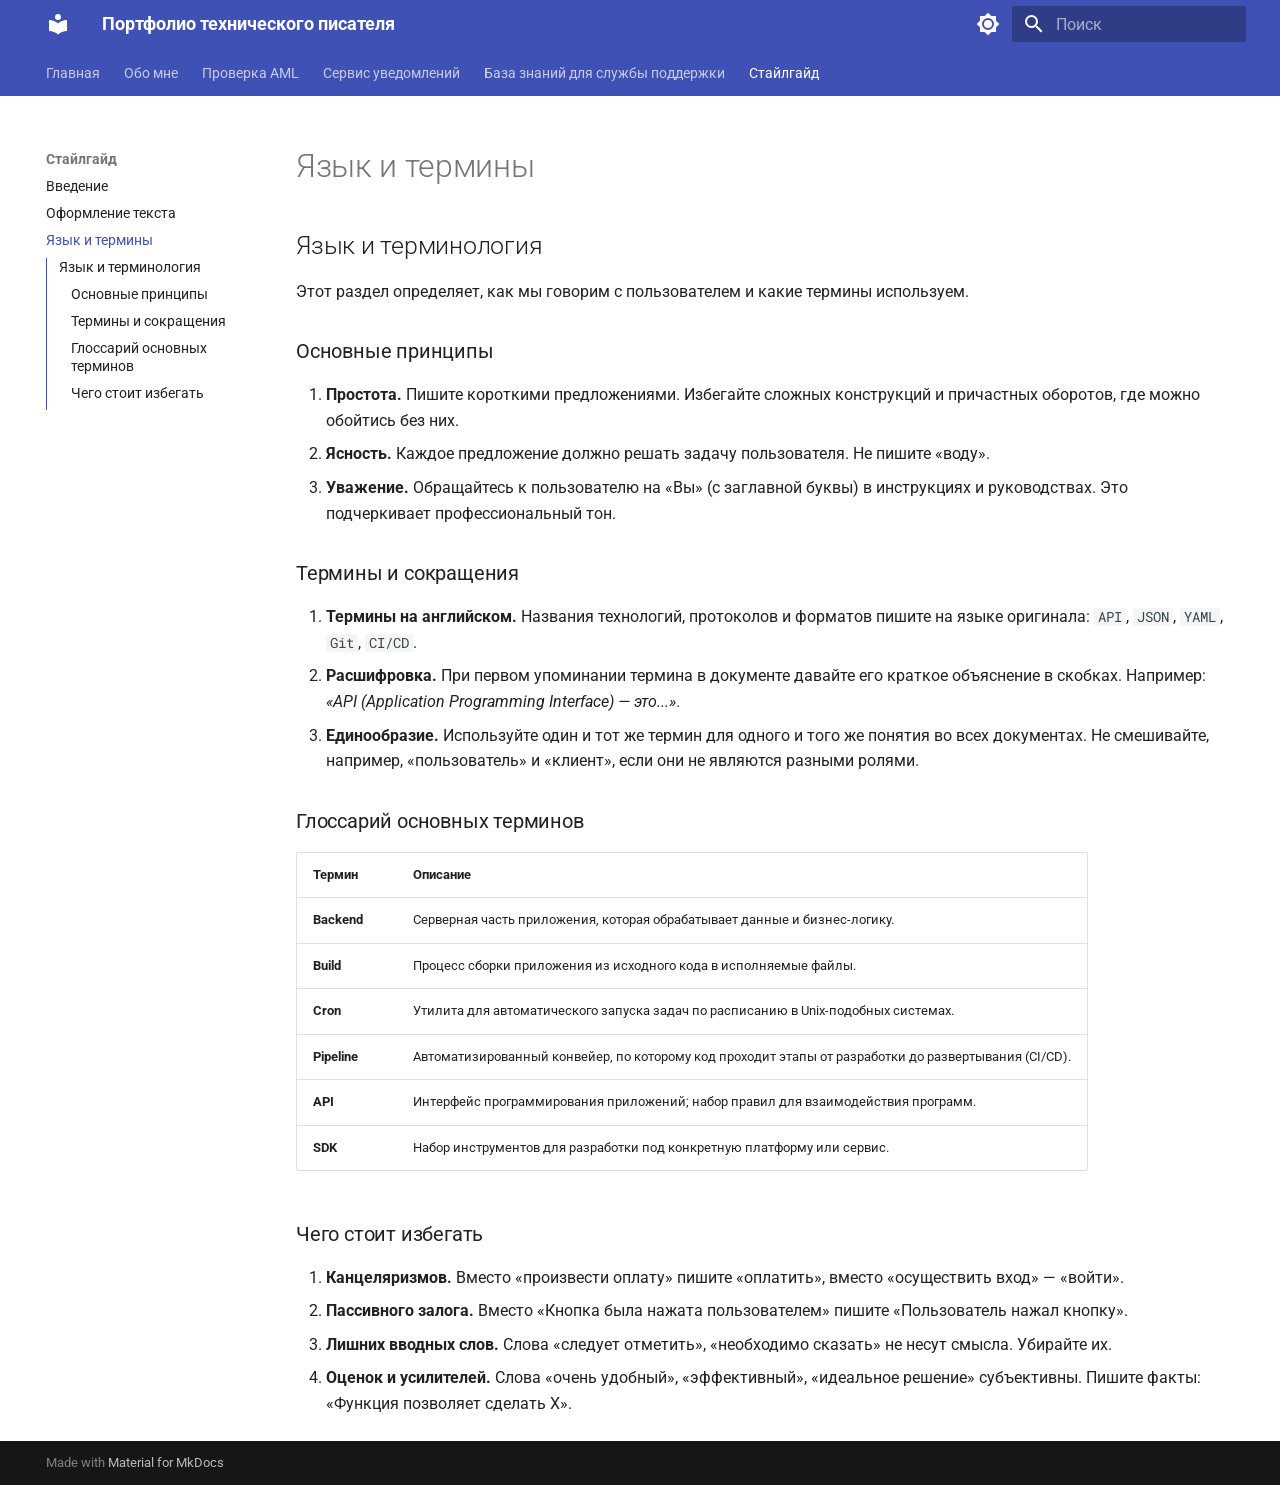
<file: style-guide/language-terms/index.html>
<!doctype html>
<html lang="ru" class="no-js">
  <head>
    
      <meta charset="utf-8">
      <meta name="viewport" content="width=device-width,initial-scale=1">
      
        <meta name="description" content="Как я создаю документацию: от инструкций до стайлгайдов. Портфолио с примерами работ.">
      
      
      
      
        <link rel="prev" href="../text-format/">
      
      
      
        
      
      
      <link rel="icon" href="../../assets/images/favicon.png">
      <meta name="generator" content="mkdocs-1.6.1, mkdocs-material-9.7.7">
    
    
      
        <title>Язык и термины - Портфолио технического писателя</title>
      
    
    
      <link rel="stylesheet" href="../../assets/stylesheets/main.ec1eaa64.min.css">
      
        
        <link rel="stylesheet" href="../../assets/stylesheets/palette.ab4e12ef.min.css">
      
      


    
    
      
    
    
      
        
        
        <link rel="preconnect" href="https://fonts.gstatic.com" crossorigin>
        <link rel="stylesheet" href="https://fonts.googleapis.com/css?family=Roboto:300,300i,400,400i,700,700i%7CRoboto+Mono:400,400i,700,700i&display=fallback">
        <style>:root{--md-text-font:"Roboto";--md-code-font:"Roboto Mono"}</style>
      
    
    
      <link rel="stylesheet" href="../../extra-styles-v1.css">
    
    <script>__md_scope=new URL("../..",location),__md_hash=e=>[...e].reduce(((e,_)=>(e<<5)-e+_.charCodeAt(0)),0),__md_get=(e,_=localStorage,t=__md_scope)=>JSON.parse(_.getItem(t.pathname+"."+e)),__md_set=(e,_,t=localStorage,a=__md_scope)=>{try{t.setItem(a.pathname+"."+e,JSON.stringify(_))}catch(e){}}</script>
    
      

    
    
  </head>
  
  
    
    
      
    
    
    
    
    <body dir="ltr" data-md-color-scheme="default" data-md-color-primary="indigo" data-md-color-accent="indigo">
  
    
    <input class="md-toggle" data-md-toggle="drawer" type="checkbox" id="__drawer" autocomplete="off">
    <input class="md-toggle" data-md-toggle="search" type="checkbox" id="__search" autocomplete="off">
    <label class="md-overlay" for="__drawer"></label>
    <div data-md-component="skip">
      
        
        <a href="#_1" class="md-skip">
          Перейти к содержанию
        </a>
      
    </div>
    <div data-md-component="announce">
      
    </div>
    
    
      

<header class="md-header" data-md-component="header">
  <nav class="md-header__inner md-grid" aria-label="Верхний колонтитул">
    <a href="../.." title="Портфолио технического писателя" class="md-header__button md-logo" aria-label="Портфолио технического писателя" data-md-component="logo">
      
  
  <svg xmlns="http://www.w3.org/2000/svg" viewBox="0 0 24 24"><path d="M12 8a3 3 0 0 0 3-3 3 3 0 0 0-3-3 3 3 0 0 0-3 3 3 3 0 0 0 3 3m0 3.54C9.64 9.35 6.5 8 3 8v11c3.5 0 6.64 1.35 9 3.54 2.36-2.19 5.5-3.54 9-3.54V8c-3.5 0-6.64 1.35-9 3.54"/></svg>

    </a>
    <label class="md-header__button md-icon" for="__drawer">
      
      <svg xmlns="http://www.w3.org/2000/svg" viewBox="0 0 24 24"><path d="M3 6h18v2H3zm0 5h18v2H3zm0 5h18v2H3z"/></svg>
    </label>
    <div class="md-header__title" data-md-component="header-title">
      <div class="md-header__ellipsis">
        <div class="md-header__topic">
          <span class="md-ellipsis">
            Портфолио технического писателя
          </span>
        </div>
        <div class="md-header__topic" data-md-component="header-topic">
          <span class="md-ellipsis">
            
              Язык и термины
            
          </span>
        </div>
      </div>
    </div>
    
      
        <form class="md-header__option" data-md-component="palette">
  
    
    
    
    <input class="md-option" data-md-color-media="(prefers-color-scheme: light)" data-md-color-scheme="default" data-md-color-primary="indigo" data-md-color-accent="indigo"  aria-label="Switch to dark mode"  type="radio" name="__palette" id="__palette_0">
    
      <label class="md-header__button md-icon" title="Switch to dark mode" for="__palette_1" hidden>
        <svg xmlns="http://www.w3.org/2000/svg" viewBox="0 0 24 24"><path d="M12 8a4 4 0 0 0-4 4 4 4 0 0 0 4 4 4 4 0 0 0 4-4 4 4 0 0 0-4-4m0 10a6 6 0 0 1-6-6 6 6 0 0 1 6-6 6 6 0 0 1 6 6 6 6 0 0 1-6 6m8-9.31V4h-4.69L12 .69 8.69 4H4v4.69L.69 12 4 15.31V20h4.69L12 23.31 15.31 20H20v-4.69L23.31 12z"/></svg>
      </label>
    
  
    
    
    
    <input class="md-option" data-md-color-media="(prefers-color-scheme: dark)" data-md-color-scheme="slate" data-md-color-primary="indigo" data-md-color-accent="indigo"  aria-label="Switch to light mode"  type="radio" name="__palette" id="__palette_1">
    
      <label class="md-header__button md-icon" title="Switch to light mode" for="__palette_0" hidden>
        <svg xmlns="http://www.w3.org/2000/svg" viewBox="0 0 24 24"><path d="M12 18c-.89 0-1.74-.2-2.5-.55C11.56 16.5 13 14.42 13 12s-1.44-4.5-3.5-5.45C10.26 6.2 11.11 6 12 6a6 6 0 0 1 6 6 6 6 0 0 1-6 6m8-9.31V4h-4.69L12 .69 8.69 4H4v4.69L.69 12 4 15.31V20h4.69L12 23.31 15.31 20H20v-4.69L23.31 12z"/></svg>
      </label>
    
  
</form>
      
    
    
      <script>var palette=__md_get("__palette");if(palette&&palette.color){if("(prefers-color-scheme)"===palette.color.media){var media=matchMedia("(prefers-color-scheme: light)"),input=document.querySelector(media.matches?"[data-md-color-media='(prefers-color-scheme: light)']":"[data-md-color-media='(prefers-color-scheme: dark)']");palette.color.media=input.getAttribute("data-md-color-media"),palette.color.scheme=input.getAttribute("data-md-color-scheme"),palette.color.primary=input.getAttribute("data-md-color-primary"),palette.color.accent=input.getAttribute("data-md-color-accent")}for(var[key,value]of Object.entries(palette.color))document.body.setAttribute("data-md-color-"+key,value)}</script>
    
    
    
      
      
        <label class="md-header__button md-icon" for="__search">
          
          <svg xmlns="http://www.w3.org/2000/svg" viewBox="0 0 24 24"><path d="M9.5 3A6.5 6.5 0 0 1 16 9.5c0 1.61-.59 3.09-1.56 4.23l.27.27h.79l5 5-1.5 1.5-5-5v-.79l-.27-.27A6.52 6.52 0 0 1 9.5 16 6.5 6.5 0 0 1 3 9.5 6.5 6.5 0 0 1 9.5 3m0 2C7 5 5 7 5 9.5S7 14 9.5 14 14 12 14 9.5 12 5 9.5 5"/></svg>
        </label>
        <div class="md-search" data-md-component="search" role="dialog">
  <label class="md-search__overlay" for="__search"></label>
  <div class="md-search__inner" role="search">
    <form class="md-search__form" name="search">
      <input type="text" class="md-search__input" name="query" aria-label="Поиск" placeholder="Поиск" autocapitalize="off" autocorrect="off" autocomplete="off" spellcheck="false" data-md-component="search-query" required>
      <label class="md-search__icon md-icon" for="__search">
        
        <svg xmlns="http://www.w3.org/2000/svg" viewBox="0 0 24 24"><path d="M9.5 3A6.5 6.5 0 0 1 16 9.5c0 1.61-.59 3.09-1.56 4.23l.27.27h.79l5 5-1.5 1.5-5-5v-.79l-.27-.27A6.52 6.52 0 0 1 9.5 16 6.5 6.5 0 0 1 3 9.5 6.5 6.5 0 0 1 9.5 3m0 2C7 5 5 7 5 9.5S7 14 9.5 14 14 12 14 9.5 12 5 9.5 5"/></svg>
        
        <svg xmlns="http://www.w3.org/2000/svg" viewBox="0 0 24 24"><path d="M20 11v2H8l5.5 5.5-1.42 1.42L4.16 12l7.92-7.92L13.5 5.5 8 11z"/></svg>
      </label>
      <nav class="md-search__options" aria-label="Поиск">
        
        <button type="reset" class="md-search__icon md-icon" title="Очистить" aria-label="Очистить" tabindex="-1">
          
          <svg xmlns="http://www.w3.org/2000/svg" viewBox="0 0 24 24"><path d="M19 6.41 17.59 5 12 10.59 6.41 5 5 6.41 10.59 12 5 17.59 6.41 19 12 13.41 17.59 19 19 17.59 13.41 12z"/></svg>
        </button>
      </nav>
      
    </form>
    <div class="md-search__output">
      <div class="md-search__scrollwrap" tabindex="0" data-md-scrollfix>
        <div class="md-search-result" data-md-component="search-result">
          <div class="md-search-result__meta">
            Инициализация поиска
          </div>
          <ol class="md-search-result__list" role="presentation"></ol>
        </div>
      </div>
    </div>
  </div>
</div>
      
    
    
  </nav>
  
</header>
    
    <div class="md-container" data-md-component="container">
      
      
        
          
            
<nav class="md-tabs" aria-label="Вкладки" data-md-component="tabs">
  <div class="md-grid">
    <ul class="md-tabs__list">
      
        
  
  
  
  
    <li class="md-tabs__item">
      <a href="../.." class="md-tabs__link">
        
  
  
    
  
  Главная

      </a>
    </li>
  

      
        
  
  
  
  
    <li class="md-tabs__item">
      <a href="../../about/" class="md-tabs__link">
        
  
  
    
  
  Обо мне

      </a>
    </li>
  

      
        
  
  
  
  
    
    
      <li class="md-tabs__item">
        <a href="../../aml-check/" class="md-tabs__link">
          
  
  
  Проверка AML

        </a>
      </li>
    
  

      
        
  
  
  
  
    
    
      <li class="md-tabs__item">
        <a href="../../notification-service/" class="md-tabs__link">
          
  
  
  Сервис уведомлений

        </a>
      </li>
    
  

      
        
  
  
  
  
    
    
      <li class="md-tabs__item">
        <a href="../../support-kb/" class="md-tabs__link">
          
  
  
  База знаний для службы поддержки

        </a>
      </li>
    
  

      
        
  
  
  
    
  
  
    
    
      <li class="md-tabs__item md-tabs__item--active">
        <a href="../" class="md-tabs__link">
          
  
  
  Стайлгайд

        </a>
      </li>
    
  

      
    </ul>
  </div>
</nav>
          
        
      
      <main class="md-main" data-md-component="main">
        <div class="md-main__inner md-grid">
          
            
              
              <div class="md-sidebar md-sidebar--primary" data-md-component="sidebar" data-md-type="navigation" >
                <div class="md-sidebar__scrollwrap">
                  <div class="md-sidebar__inner">
                    


  


  

<nav class="md-nav md-nav--primary md-nav--lifted md-nav--integrated" aria-label="Навигация" data-md-level="0">
  <label class="md-nav__title" for="__drawer">
    <a href="../.." title="Портфолио технического писателя" class="md-nav__button md-logo" aria-label="Портфолио технического писателя" data-md-component="logo">
      
  
  <svg xmlns="http://www.w3.org/2000/svg" viewBox="0 0 24 24"><path d="M12 8a3 3 0 0 0 3-3 3 3 0 0 0-3-3 3 3 0 0 0-3 3 3 3 0 0 0 3 3m0 3.54C9.64 9.35 6.5 8 3 8v11c3.5 0 6.64 1.35 9 3.54 2.36-2.19 5.5-3.54 9-3.54V8c-3.5 0-6.64 1.35-9 3.54"/></svg>

    </a>
    Портфолио технического писателя
  </label>
  
  <ul class="md-nav__list" data-md-scrollfix>
    
      
      
  
  
  
  
    <li class="md-nav__item">
      <a href="../.." class="md-nav__link">
        
  
  
  <span class="md-ellipsis">
    
  
    Главная
  

    
  </span>
  
  

      </a>
    </li>
  

    
      
      
  
  
  
  
    <li class="md-nav__item">
      <a href="../../about/" class="md-nav__link">
        
  
  
  <span class="md-ellipsis">
    
  
    Обо мне
  

    
  </span>
  
  

      </a>
    </li>
  

    
      
      
  
  
  
  
    
    
    
    
      
      
        
      
    
    
    <li class="md-nav__item md-nav__item--nested">
      
        
        
        <input class="md-nav__toggle md-toggle " type="checkbox" id="__nav_3" >
        
          
          <label class="md-nav__link" for="__nav_3" id="__nav_3_label" tabindex="0">
            
  
  
  <span class="md-ellipsis">
    
  
    Проверка AML
  

    
  </span>
  
  

            <span class="md-nav__icon md-icon"></span>
          </label>
        
        <nav class="md-nav" data-md-level="1" aria-labelledby="__nav_3_label" aria-expanded="false">
          <label class="md-nav__title" for="__nav_3">
            <span class="md-nav__icon md-icon"></span>
            
  
    Проверка AML
  

          </label>
          <ul class="md-nav__list" data-md-scrollfix>
            
              
                
  
  
  
  
    <li class="md-nav__item">
      <a href="../../aml-check/" class="md-nav__link">
        
  
  
  <span class="md-ellipsis">
    
  
    AML-check
  

    
  </span>
  
  

      </a>
    </li>
  

              
            
              
                
  
  
  
  
    <li class="md-nav__item">
      <a href="../../risk-interpretation/" class="md-nav__link">
        
  
  
  <span class="md-ellipsis">
    
  
    Интерпретация результатов проверки
  

    
  </span>
  
  

      </a>
    </li>
  

              
            
              
                
  
  
  
  
    <li class="md-nav__item">
      <a href="../../risk-levels/" class="md-nav__link">
        
  
  
  <span class="md-ellipsis">
    
  
    Уровни результатов проверки
  

    
  </span>
  
  

      </a>
    </li>
  

              
            
          </ul>
        </nav>
      
    </li>
  

    
      
      
  
  
  
  
    
    
    
    
      
      
        
      
    
    
    <li class="md-nav__item md-nav__item--nested">
      
        
        
        <input class="md-nav__toggle md-toggle " type="checkbox" id="__nav_4" >
        
          
          <label class="md-nav__link" for="__nav_4" id="__nav_4_label" tabindex="0">
            
  
  
  <span class="md-ellipsis">
    
  
    Сервис уведомлений
  

    
  </span>
  
  

            <span class="md-nav__icon md-icon"></span>
          </label>
        
        <nav class="md-nav" data-md-level="1" aria-labelledby="__nav_4_label" aria-expanded="false">
          <label class="md-nav__title" for="__nav_4">
            <span class="md-nav__icon md-icon"></span>
            
  
    Сервис уведомлений
  

          </label>
          <ul class="md-nav__list" data-md-scrollfix>
            
              
                
  
  
  
  
    <li class="md-nav__item">
      <a href="../../notification-service/" class="md-nav__link">
        
  
  
  <span class="md-ellipsis">
    
  
    О проекте
  

    
  </span>
  
  

      </a>
    </li>
  

              
            
              
                
  
  
  
  
    <li class="md-nav__item">
      <a href="../../notification-service/send-email-endpoint/" class="md-nav__link">
        
  
  
  <span class="md-ellipsis">
    
  
    Отправка email
  

    
  </span>
  
  

      </a>
    </li>
  

              
            
              
                
  
  
  
  
    <li class="md-nav__item">
      <a href="../../notification-service/get-status-endpoint/" class="md-nav__link">
        
  
  
  <span class="md-ellipsis">
    
  
    Проверка статуса
  

    
  </span>
  
  

      </a>
    </li>
  

              
            
              
                
  
  
  
  
    <li class="md-nav__item">
      <a href="../../notification-service/notification-flow/" class="md-nav__link">
        
  
  
  <span class="md-ellipsis">
    
  
    Схема процесса
  

    
  </span>
  
  

      </a>
    </li>
  

              
            
          </ul>
        </nav>
      
    </li>
  

    
      
      
  
  
  
  
    
    
    
    
      
      
        
      
    
    
    <li class="md-nav__item md-nav__item--nested">
      
        
        
        <input class="md-nav__toggle md-toggle " type="checkbox" id="__nav_5" >
        
          
          <label class="md-nav__link" for="__nav_5" id="__nav_5_label" tabindex="0">
            
  
  
  <span class="md-ellipsis">
    
  
    База знаний для службы поддержки
  

    
  </span>
  
  

            <span class="md-nav__icon md-icon"></span>
          </label>
        
        <nav class="md-nav" data-md-level="1" aria-labelledby="__nav_5_label" aria-expanded="false">
          <label class="md-nav__title" for="__nav_5">
            <span class="md-nav__icon md-icon"></span>
            
  
    База знаний для службы поддержки
  

          </label>
          <ul class="md-nav__list" data-md-scrollfix>
            
              
                
  
  
  
  
    <li class="md-nav__item">
      <a href="../../support-kb/" class="md-nav__link">
        
  
  
  <span class="md-ellipsis">
    
  
    Быстрое решение
  

    
  </span>
  
  

      </a>
    </li>
  

              
            
              
                
  
  
  
  
    <li class="md-nav__item">
      <a href="../../support-kb/incident-flow/" class="md-nav__link">
        
  
  
  <span class="md-ellipsis">
    
  
    Схема процесса
  

    
  </span>
  
  

      </a>
    </li>
  

              
            
          </ul>
        </nav>
      
    </li>
  

    
      
      
  
  
    
  
  
  
    
    
    
    
      
        
        
      
      
        
      
    
    
    <li class="md-nav__item md-nav__item--active md-nav__item--section md-nav__item--nested">
      
        
        
        <input class="md-nav__toggle md-toggle " type="checkbox" id="__nav_6" checked>
        
          
          <label class="md-nav__link" for="__nav_6" id="__nav_6_label" tabindex="">
            
  
  
  <span class="md-ellipsis">
    
  
    Стайлгайд
  

    
  </span>
  
  

            <span class="md-nav__icon md-icon"></span>
          </label>
        
        <nav class="md-nav" data-md-level="1" aria-labelledby="__nav_6_label" aria-expanded="true">
          <label class="md-nav__title" for="__nav_6">
            <span class="md-nav__icon md-icon"></span>
            
  
    Стайлгайд
  

          </label>
          <ul class="md-nav__list" data-md-scrollfix>
            
              
                
  
  
  
  
    <li class="md-nav__item">
      <a href="../" class="md-nav__link">
        
  
  
  <span class="md-ellipsis">
    
  
    Введение
  

    
  </span>
  
  

      </a>
    </li>
  

              
            
              
                
  
  
  
  
    <li class="md-nav__item">
      <a href="../text-format/" class="md-nav__link">
        
  
  
  <span class="md-ellipsis">
    
  
    Оформление текста
  

    
  </span>
  
  

      </a>
    </li>
  

              
            
              
                
  
  
    
  
  
  
    <li class="md-nav__item md-nav__item--active">
      
      <input class="md-nav__toggle md-toggle" type="checkbox" id="__toc">
      
      
      
        <label class="md-nav__link md-nav__link--active" for="__toc">
          
  
  
  <span class="md-ellipsis">
    
  
    Язык и термины
  

    
  </span>
  
  

          <span class="md-nav__icon md-icon"></span>
        </label>
      
      <a href="./" class="md-nav__link md-nav__link--active">
        
  
  
  <span class="md-ellipsis">
    
  
    Язык и термины
  

    
  </span>
  
  

      </a>
      
        

<nav class="md-nav md-nav--secondary" aria-label="Содержание">
  
  
  
  
    <label class="md-nav__title" for="__toc">
      <span class="md-nav__icon md-icon"></span>
      Содержание
    </label>
    <ul class="md-nav__list" data-md-component="toc" data-md-scrollfix>
      
        <li class="md-nav__item">
  <a href="#_1" class="md-nav__link">
    <span class="md-ellipsis">
      
        Язык и терминология
      
    </span>
  </a>
  
    <nav class="md-nav" aria-label="Язык и терминология">
      <ul class="md-nav__list">
        
          <li class="md-nav__item">
  <a href="#_2" class="md-nav__link">
    <span class="md-ellipsis">
      
        Основные принципы
      
    </span>
  </a>
  
</li>
        
          <li class="md-nav__item">
  <a href="#_3" class="md-nav__link">
    <span class="md-ellipsis">
      
        Термины и сокращения
      
    </span>
  </a>
  
</li>
        
          <li class="md-nav__item">
  <a href="#_4" class="md-nav__link">
    <span class="md-ellipsis">
      
        Глоссарий основных терминов
      
    </span>
  </a>
  
</li>
        
          <li class="md-nav__item">
  <a href="#_5" class="md-nav__link">
    <span class="md-ellipsis">
      
        Чего стоит избегать
      
    </span>
  </a>
  
</li>
        
      </ul>
    </nav>
  
</li>
      
    </ul>
  
</nav>
      
    </li>
  

              
            
          </ul>
        </nav>
      
    </li>
  

    
  </ul>
</nav>
                  </div>
                </div>
              </div>
            
            
          
          
            <div class="md-content" data-md-component="content">
              
              <article class="md-content__inner md-typeset">
                
                  



  <h1>Язык и термины</h1>

<h2 id="_1">Язык и терминология</h2>
<p>Этот раздел определяет, как мы говорим с пользователем и какие термины используем.</p>
<h3 id="_2">Основные принципы</h3>
<ol>
<li><strong>Простота.</strong> Пишите короткими предложениями. Избегайте сложных конструкций и причастных оборотов, где можно обойтись без них.</li>
<li><strong>Ясность.</strong> Каждое предложение должно решать задачу пользователя. Не пишите «воду».</li>
<li><strong>Уважение.</strong> Обращайтесь к пользователю на «Вы» (с заглавной буквы) в инструкциях и руководствах. Это подчеркивает профессиональный тон.</li>
</ol>
<h3 id="_3">Термины и сокращения</h3>
<ol>
<li><strong>Термины на английском.</strong> Названия технологий, протоколов и форматов пишите на языке оригинала: <code>API</code>, <code>JSON</code>, <code>YAML</code>, <code>Git</code>, <code>CI/CD</code>.</li>
<li><strong>Расшифровка.</strong> При первом упоминании термина в документе давайте его краткое объяснение в скобках. Например: <em>«API (Application Programming Interface) — это...»</em>.</li>
<li><strong>Единообразие.</strong> Используйте один и тот же термин для одного и того же понятия во всех документах. Не смешивайте, например, «пользователь» и «клиент», если они не являются разными ролями.</li>
</ol>
<h3 id="_4">Глоссарий основных терминов</h3>
<table>
<thead>
<tr>
<th style="text-align: left;">Термин</th>
<th style="text-align: left;">Описание</th>
</tr>
</thead>
<tbody>
<tr>
<td style="text-align: left;"><strong>Backend</strong></td>
<td style="text-align: left;">Серверная часть приложения, которая обрабатывает данные и бизнес-логику.</td>
</tr>
<tr>
<td style="text-align: left;"><strong>Build</strong></td>
<td style="text-align: left;">Процесс сборки приложения из исходного кода в исполняемые файлы.</td>
</tr>
<tr>
<td style="text-align: left;"><strong>Cron</strong></td>
<td style="text-align: left;">Утилита для автоматического запуска задач по расписанию в Unix-подобных системах.</td>
</tr>
<tr>
<td style="text-align: left;"><strong>Pipeline</strong></td>
<td style="text-align: left;">Автоматизированный конвейер, по которому код проходит этапы от разработки до развертывания (CI/CD).</td>
</tr>
<tr>
<td style="text-align: left;"><strong>API</strong></td>
<td style="text-align: left;">Интерфейс программирования приложений; набор правил для взаимодействия программ.</td>
</tr>
<tr>
<td style="text-align: left;"><strong>SDK</strong></td>
<td style="text-align: left;">Набор инструментов для разработки под конкретную платформу или сервис.</td>
</tr>
</tbody>
</table>
<h3 id="_5">Чего стоит избегать</h3>
<ol>
<li><strong>Канцеляризмов.</strong> Вместо «произвести оплату» пишите «оплатить», вместо «осуществить вход» — «войти».</li>
<li><strong>Пассивного залога.</strong> Вместо «Кнопка была нажата пользователем» пишите «Пользователь нажал кнопку».</li>
<li><strong>Лишних вводных слов.</strong> Слова «следует отметить», «необходимо сказать» не несут смысла. Убирайте их.</li>
<li><strong>Оценок и усилителей.</strong> Слова «очень удобный», «эффективный», «идеальное решение» субъективны. Пишите факты: «Функция позволяет сделать X».</li>
</ol>












                
              </article>
            </div>
          
          
<script>var target=document.getElementById(location.hash.slice(1));target&&target.name&&(target.checked=target.name.startsWith("__tabbed_"))</script>
        </div>
        
      </main>
      
        <footer class="md-footer">
  
  <div class="md-footer-meta md-typeset">
    <div class="md-footer-meta__inner md-grid">
      <div class="md-copyright">
  
  
    Made with
    <a href="https://squidfunk.github.io/mkdocs-material/" target="_blank" rel="noopener">
      Material for MkDocs
    </a>
  
</div>
      
    </div>
  </div>
</footer>
      
    </div>
    <div class="md-dialog" data-md-component="dialog">
      <div class="md-dialog__inner md-typeset"></div>
    </div>
    
    
    
      
      
      <script id="__config" type="application/json">{"annotate": null, "base": "../..", "features": ["navigation.tabs", "navigation.sections", "toc.integrate"], "search": "../../assets/javascripts/workers/search.2c215733.min.js", "tags": null, "translations": {"clipboard.copied": "\u0421\u043a\u043e\u043f\u0438\u0440\u043e\u0432\u0430\u043d\u043e \u0432 \u0431\u0443\u0444\u0435\u0440", "clipboard.copy": "\u041a\u043e\u043f\u0438\u0440\u043e\u0432\u0430\u0442\u044c \u0432 \u0431\u0443\u0444\u0435\u0440", "search.result.more.one": "\u0415\u0449\u0451 1 \u043d\u0430 \u044d\u0442\u043e\u0439 \u0441\u0442\u0440\u0430\u043d\u0438\u0446\u0435", "search.result.more.other": "\u0415\u0449\u0451 # \u043d\u0430 \u044d\u0442\u043e\u0439 \u0441\u0442\u0440\u0430\u043d\u0438\u0446\u0435", "search.result.none": "\u0421\u043e\u0432\u043f\u0430\u0434\u0435\u043d\u0438\u0439 \u043d\u0435 \u043d\u0430\u0439\u0434\u0435\u043d\u043e", "search.result.one": "\u041d\u0430\u0439\u0434\u0435\u043d\u043e 1 \u0441\u043e\u0432\u043f\u0430\u0434\u0435\u043d\u0438\u0435", "search.result.other": "\u041d\u0430\u0439\u0434\u0435\u043d\u043e \u0441\u043e\u0432\u043f\u0430\u0434\u0435\u043d\u0438\u0439: #", "search.result.placeholder": "\u041d\u0430\u0447\u043d\u0438\u0442\u0435 \u043f\u0435\u0447\u0430\u0442\u0430\u0442\u044c \u0434\u043b\u044f \u043f\u043e\u0438\u0441\u043a\u0430", "search.result.term.missing": "\u041e\u0442\u0441\u0443\u0442\u0441\u0442\u0432\u0443\u0435\u0442", "select.version": "\u0412\u044b\u0431\u0435\u0440\u0438\u0442\u0435 \u0432\u0435\u0440\u0441\u0438\u044e"}, "version": null}</script>
    
    
      <script src="../../assets/javascripts/bundle.d7400e89.min.js"></script>
      
    
  </body>
</html>
</file>
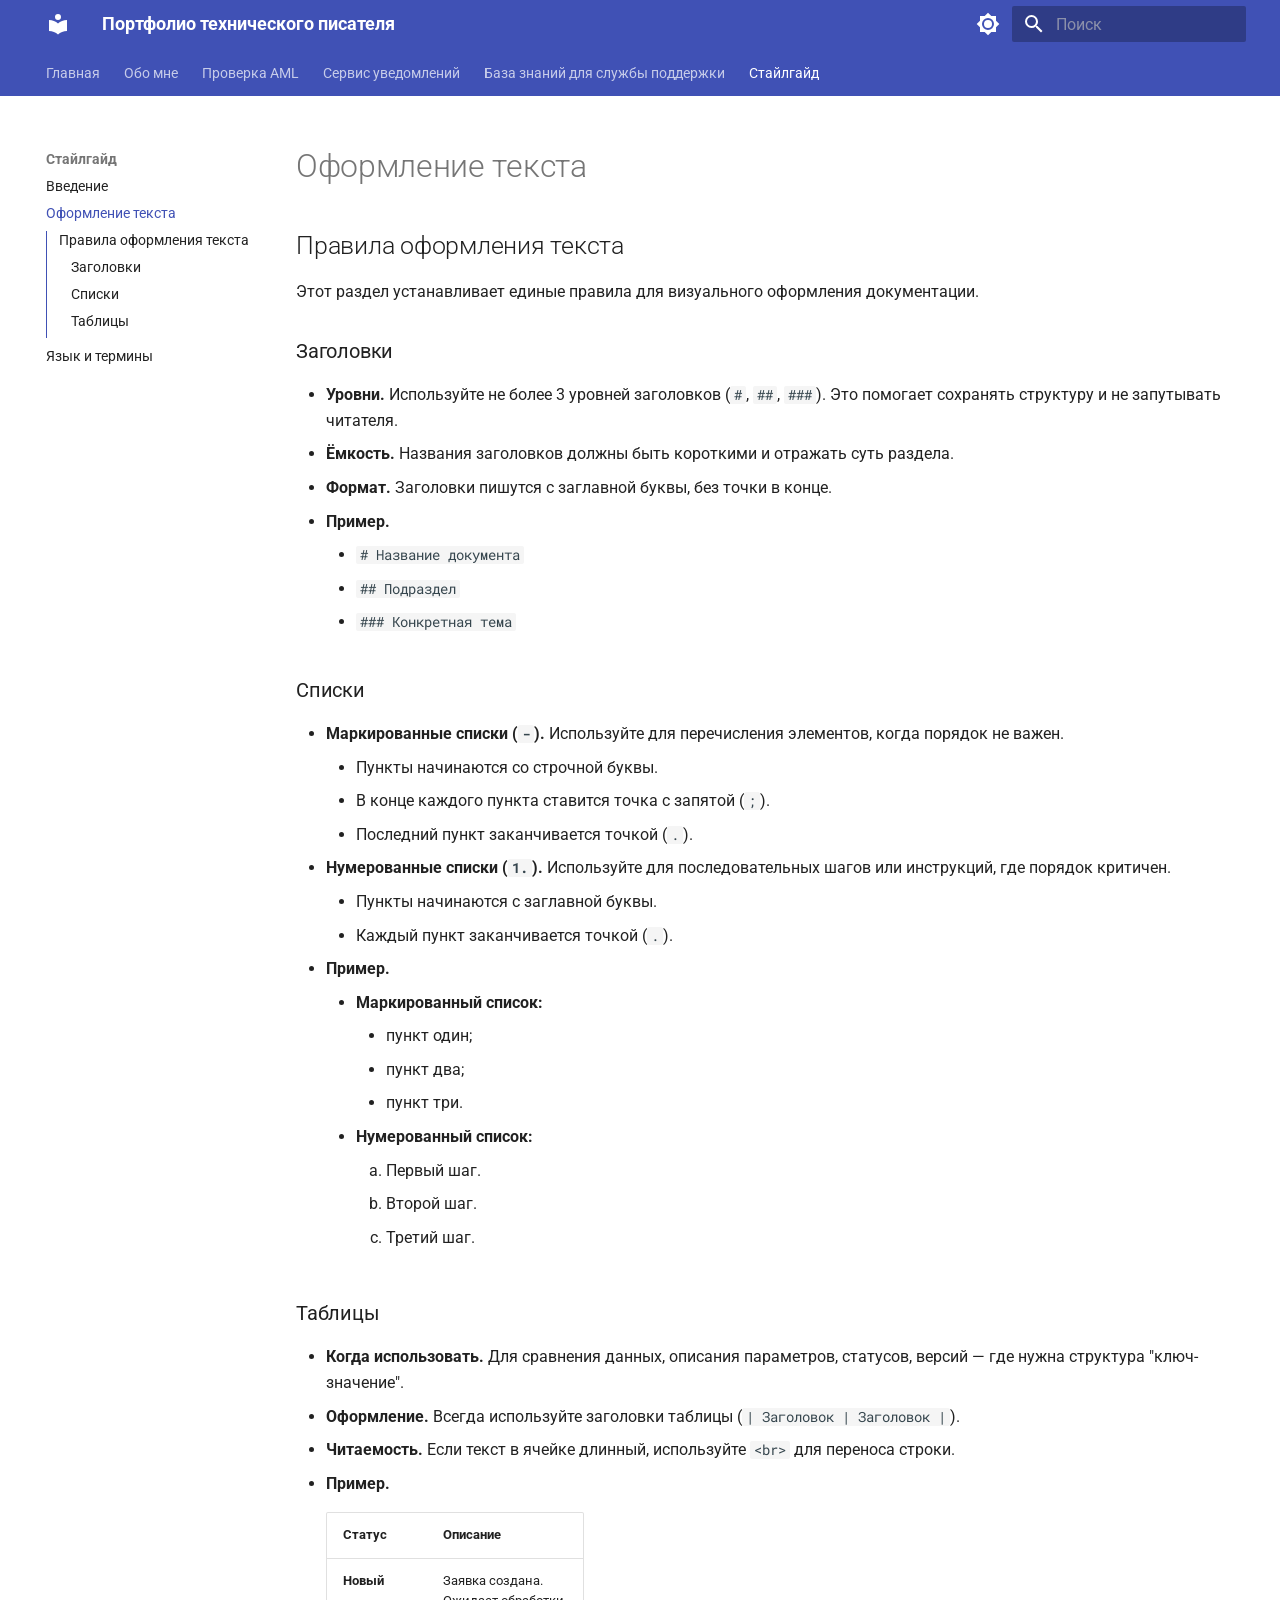
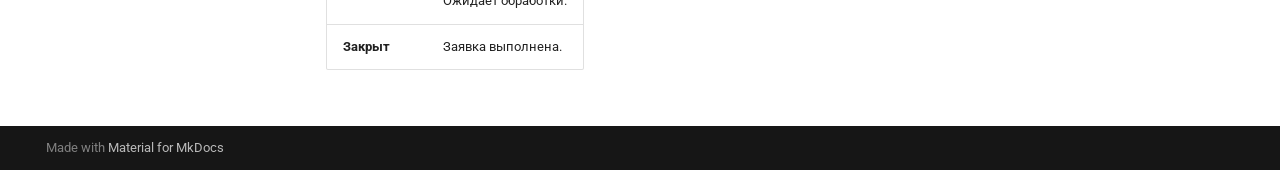
<file: style-guide/text-format/index.html>
<!doctype html>
<html lang="ru" class="no-js">
  <head>
    
      <meta charset="utf-8">
      <meta name="viewport" content="width=device-width,initial-scale=1">
      
        <meta name="description" content="Как я создаю документацию: от инструкций до стайлгайдов. Портфолио с примерами работ.">
      
      
      
      
        <link rel="prev" href="../">
      
      
        <link rel="next" href="../language-terms/">
      
      
        
      
      
      <link rel="icon" href="../../assets/images/favicon.png">
      <meta name="generator" content="mkdocs-1.6.1, mkdocs-material-9.7.7">
    
    
      
        <title>Оформление текста - Портфолио технического писателя</title>
      
    
    
      <link rel="stylesheet" href="../../assets/stylesheets/main.ec1eaa64.min.css">
      
        
        <link rel="stylesheet" href="../../assets/stylesheets/palette.ab4e12ef.min.css">
      
      


    
    
      
    
    
      
        
        
        <link rel="preconnect" href="https://fonts.gstatic.com" crossorigin>
        <link rel="stylesheet" href="https://fonts.googleapis.com/css?family=Roboto:300,300i,400,400i,700,700i%7CRoboto+Mono:400,400i,700,700i&display=fallback">
        <style>:root{--md-text-font:"Roboto";--md-code-font:"Roboto Mono"}</style>
      
    
    
      <link rel="stylesheet" href="../../extra-styles-v1.css">
    
    <script>__md_scope=new URL("../..",location),__md_hash=e=>[...e].reduce(((e,_)=>(e<<5)-e+_.charCodeAt(0)),0),__md_get=(e,_=localStorage,t=__md_scope)=>JSON.parse(_.getItem(t.pathname+"."+e)),__md_set=(e,_,t=localStorage,a=__md_scope)=>{try{t.setItem(a.pathname+"."+e,JSON.stringify(_))}catch(e){}}</script>
    
      

    
    
  </head>
  
  
    
    
      
    
    
    
    
    <body dir="ltr" data-md-color-scheme="default" data-md-color-primary="indigo" data-md-color-accent="indigo">
  
    
    <input class="md-toggle" data-md-toggle="drawer" type="checkbox" id="__drawer" autocomplete="off">
    <input class="md-toggle" data-md-toggle="search" type="checkbox" id="__search" autocomplete="off">
    <label class="md-overlay" for="__drawer"></label>
    <div data-md-component="skip">
      
        
        <a href="#_1" class="md-skip">
          Перейти к содержанию
        </a>
      
    </div>
    <div data-md-component="announce">
      
    </div>
    
    
      

<header class="md-header" data-md-component="header">
  <nav class="md-header__inner md-grid" aria-label="Верхний колонтитул">
    <a href="../.." title="Портфолио технического писателя" class="md-header__button md-logo" aria-label="Портфолио технического писателя" data-md-component="logo">
      
  
  <svg xmlns="http://www.w3.org/2000/svg" viewBox="0 0 24 24"><path d="M12 8a3 3 0 0 0 3-3 3 3 0 0 0-3-3 3 3 0 0 0-3 3 3 3 0 0 0 3 3m0 3.54C9.64 9.35 6.5 8 3 8v11c3.5 0 6.64 1.35 9 3.54 2.36-2.19 5.5-3.54 9-3.54V8c-3.5 0-6.64 1.35-9 3.54"/></svg>

    </a>
    <label class="md-header__button md-icon" for="__drawer">
      
      <svg xmlns="http://www.w3.org/2000/svg" viewBox="0 0 24 24"><path d="M3 6h18v2H3zm0 5h18v2H3zm0 5h18v2H3z"/></svg>
    </label>
    <div class="md-header__title" data-md-component="header-title">
      <div class="md-header__ellipsis">
        <div class="md-header__topic">
          <span class="md-ellipsis">
            Портфолио технического писателя
          </span>
        </div>
        <div class="md-header__topic" data-md-component="header-topic">
          <span class="md-ellipsis">
            
              Оформление текста
            
          </span>
        </div>
      </div>
    </div>
    
      
        <form class="md-header__option" data-md-component="palette">
  
    
    
    
    <input class="md-option" data-md-color-media="(prefers-color-scheme: light)" data-md-color-scheme="default" data-md-color-primary="indigo" data-md-color-accent="indigo"  aria-label="Switch to dark mode"  type="radio" name="__palette" id="__palette_0">
    
      <label class="md-header__button md-icon" title="Switch to dark mode" for="__palette_1" hidden>
        <svg xmlns="http://www.w3.org/2000/svg" viewBox="0 0 24 24"><path d="M12 8a4 4 0 0 0-4 4 4 4 0 0 0 4 4 4 4 0 0 0 4-4 4 4 0 0 0-4-4m0 10a6 6 0 0 1-6-6 6 6 0 0 1 6-6 6 6 0 0 1 6 6 6 6 0 0 1-6 6m8-9.31V4h-4.69L12 .69 8.69 4H4v4.69L.69 12 4 15.31V20h4.69L12 23.31 15.31 20H20v-4.69L23.31 12z"/></svg>
      </label>
    
  
    
    
    
    <input class="md-option" data-md-color-media="(prefers-color-scheme: dark)" data-md-color-scheme="slate" data-md-color-primary="indigo" data-md-color-accent="indigo"  aria-label="Switch to light mode"  type="radio" name="__palette" id="__palette_1">
    
      <label class="md-header__button md-icon" title="Switch to light mode" for="__palette_0" hidden>
        <svg xmlns="http://www.w3.org/2000/svg" viewBox="0 0 24 24"><path d="M12 18c-.89 0-1.74-.2-2.5-.55C11.56 16.5 13 14.42 13 12s-1.44-4.5-3.5-5.45C10.26 6.2 11.11 6 12 6a6 6 0 0 1 6 6 6 6 0 0 1-6 6m8-9.31V4h-4.69L12 .69 8.69 4H4v4.69L.69 12 4 15.31V20h4.69L12 23.31 15.31 20H20v-4.69L23.31 12z"/></svg>
      </label>
    
  
</form>
      
    
    
      <script>var palette=__md_get("__palette");if(palette&&palette.color){if("(prefers-color-scheme)"===palette.color.media){var media=matchMedia("(prefers-color-scheme: light)"),input=document.querySelector(media.matches?"[data-md-color-media='(prefers-color-scheme: light)']":"[data-md-color-media='(prefers-color-scheme: dark)']");palette.color.media=input.getAttribute("data-md-color-media"),palette.color.scheme=input.getAttribute("data-md-color-scheme"),palette.color.primary=input.getAttribute("data-md-color-primary"),palette.color.accent=input.getAttribute("data-md-color-accent")}for(var[key,value]of Object.entries(palette.color))document.body.setAttribute("data-md-color-"+key,value)}</script>
    
    
    
      
      
        <label class="md-header__button md-icon" for="__search">
          
          <svg xmlns="http://www.w3.org/2000/svg" viewBox="0 0 24 24"><path d="M9.5 3A6.5 6.5 0 0 1 16 9.5c0 1.61-.59 3.09-1.56 4.23l.27.27h.79l5 5-1.5 1.5-5-5v-.79l-.27-.27A6.52 6.52 0 0 1 9.5 16 6.5 6.5 0 0 1 3 9.5 6.5 6.5 0 0 1 9.5 3m0 2C7 5 5 7 5 9.5S7 14 9.5 14 14 12 14 9.5 12 5 9.5 5"/></svg>
        </label>
        <div class="md-search" data-md-component="search" role="dialog">
  <label class="md-search__overlay" for="__search"></label>
  <div class="md-search__inner" role="search">
    <form class="md-search__form" name="search">
      <input type="text" class="md-search__input" name="query" aria-label="Поиск" placeholder="Поиск" autocapitalize="off" autocorrect="off" autocomplete="off" spellcheck="false" data-md-component="search-query" required>
      <label class="md-search__icon md-icon" for="__search">
        
        <svg xmlns="http://www.w3.org/2000/svg" viewBox="0 0 24 24"><path d="M9.5 3A6.5 6.5 0 0 1 16 9.5c0 1.61-.59 3.09-1.56 4.23l.27.27h.79l5 5-1.5 1.5-5-5v-.79l-.27-.27A6.52 6.52 0 0 1 9.5 16 6.5 6.5 0 0 1 3 9.5 6.5 6.5 0 0 1 9.5 3m0 2C7 5 5 7 5 9.5S7 14 9.5 14 14 12 14 9.5 12 5 9.5 5"/></svg>
        
        <svg xmlns="http://www.w3.org/2000/svg" viewBox="0 0 24 24"><path d="M20 11v2H8l5.5 5.5-1.42 1.42L4.16 12l7.92-7.92L13.5 5.5 8 11z"/></svg>
      </label>
      <nav class="md-search__options" aria-label="Поиск">
        
        <button type="reset" class="md-search__icon md-icon" title="Очистить" aria-label="Очистить" tabindex="-1">
          
          <svg xmlns="http://www.w3.org/2000/svg" viewBox="0 0 24 24"><path d="M19 6.41 17.59 5 12 10.59 6.41 5 5 6.41 10.59 12 5 17.59 6.41 19 12 13.41 17.59 19 19 17.59 13.41 12z"/></svg>
        </button>
      </nav>
      
    </form>
    <div class="md-search__output">
      <div class="md-search__scrollwrap" tabindex="0" data-md-scrollfix>
        <div class="md-search-result" data-md-component="search-result">
          <div class="md-search-result__meta">
            Инициализация поиска
          </div>
          <ol class="md-search-result__list" role="presentation"></ol>
        </div>
      </div>
    </div>
  </div>
</div>
      
    
    
  </nav>
  
</header>
    
    <div class="md-container" data-md-component="container">
      
      
        
          
            
<nav class="md-tabs" aria-label="Вкладки" data-md-component="tabs">
  <div class="md-grid">
    <ul class="md-tabs__list">
      
        
  
  
  
  
    <li class="md-tabs__item">
      <a href="../.." class="md-tabs__link">
        
  
  
    
  
  Главная

      </a>
    </li>
  

      
        
  
  
  
  
    <li class="md-tabs__item">
      <a href="../../about/" class="md-tabs__link">
        
  
  
    
  
  Обо мне

      </a>
    </li>
  

      
        
  
  
  
  
    
    
      <li class="md-tabs__item">
        <a href="../../aml-check/" class="md-tabs__link">
          
  
  
  Проверка AML

        </a>
      </li>
    
  

      
        
  
  
  
  
    
    
      <li class="md-tabs__item">
        <a href="../../notification-service/" class="md-tabs__link">
          
  
  
  Сервис уведомлений

        </a>
      </li>
    
  

      
        
  
  
  
  
    
    
      <li class="md-tabs__item">
        <a href="../../support-kb/" class="md-tabs__link">
          
  
  
  База знаний для службы поддержки

        </a>
      </li>
    
  

      
        
  
  
  
    
  
  
    
    
      <li class="md-tabs__item md-tabs__item--active">
        <a href="../" class="md-tabs__link">
          
  
  
  Стайлгайд

        </a>
      </li>
    
  

      
    </ul>
  </div>
</nav>
          
        
      
      <main class="md-main" data-md-component="main">
        <div class="md-main__inner md-grid">
          
            
              
              <div class="md-sidebar md-sidebar--primary" data-md-component="sidebar" data-md-type="navigation" >
                <div class="md-sidebar__scrollwrap">
                  <div class="md-sidebar__inner">
                    


  


  

<nav class="md-nav md-nav--primary md-nav--lifted md-nav--integrated" aria-label="Навигация" data-md-level="0">
  <label class="md-nav__title" for="__drawer">
    <a href="../.." title="Портфолио технического писателя" class="md-nav__button md-logo" aria-label="Портфолио технического писателя" data-md-component="logo">
      
  
  <svg xmlns="http://www.w3.org/2000/svg" viewBox="0 0 24 24"><path d="M12 8a3 3 0 0 0 3-3 3 3 0 0 0-3-3 3 3 0 0 0-3 3 3 3 0 0 0 3 3m0 3.54C9.64 9.35 6.5 8 3 8v11c3.5 0 6.64 1.35 9 3.54 2.36-2.19 5.5-3.54 9-3.54V8c-3.5 0-6.64 1.35-9 3.54"/></svg>

    </a>
    Портфолио технического писателя
  </label>
  
  <ul class="md-nav__list" data-md-scrollfix>
    
      
      
  
  
  
  
    <li class="md-nav__item">
      <a href="../.." class="md-nav__link">
        
  
  
  <span class="md-ellipsis">
    
  
    Главная
  

    
  </span>
  
  

      </a>
    </li>
  

    
      
      
  
  
  
  
    <li class="md-nav__item">
      <a href="../../about/" class="md-nav__link">
        
  
  
  <span class="md-ellipsis">
    
  
    Обо мне
  

    
  </span>
  
  

      </a>
    </li>
  

    
      
      
  
  
  
  
    
    
    
    
      
      
        
      
    
    
    <li class="md-nav__item md-nav__item--nested">
      
        
        
        <input class="md-nav__toggle md-toggle " type="checkbox" id="__nav_3" >
        
          
          <label class="md-nav__link" for="__nav_3" id="__nav_3_label" tabindex="0">
            
  
  
  <span class="md-ellipsis">
    
  
    Проверка AML
  

    
  </span>
  
  

            <span class="md-nav__icon md-icon"></span>
          </label>
        
        <nav class="md-nav" data-md-level="1" aria-labelledby="__nav_3_label" aria-expanded="false">
          <label class="md-nav__title" for="__nav_3">
            <span class="md-nav__icon md-icon"></span>
            
  
    Проверка AML
  

          </label>
          <ul class="md-nav__list" data-md-scrollfix>
            
              
                
  
  
  
  
    <li class="md-nav__item">
      <a href="../../aml-check/" class="md-nav__link">
        
  
  
  <span class="md-ellipsis">
    
  
    AML-check
  

    
  </span>
  
  

      </a>
    </li>
  

              
            
              
                
  
  
  
  
    <li class="md-nav__item">
      <a href="../../risk-interpretation/" class="md-nav__link">
        
  
  
  <span class="md-ellipsis">
    
  
    Интерпретация результатов проверки
  

    
  </span>
  
  

      </a>
    </li>
  

              
            
              
                
  
  
  
  
    <li class="md-nav__item">
      <a href="../../risk-levels/" class="md-nav__link">
        
  
  
  <span class="md-ellipsis">
    
  
    Уровни результатов проверки
  

    
  </span>
  
  

      </a>
    </li>
  

              
            
          </ul>
        </nav>
      
    </li>
  

    
      
      
  
  
  
  
    
    
    
    
      
      
        
      
    
    
    <li class="md-nav__item md-nav__item--nested">
      
        
        
        <input class="md-nav__toggle md-toggle " type="checkbox" id="__nav_4" >
        
          
          <label class="md-nav__link" for="__nav_4" id="__nav_4_label" tabindex="0">
            
  
  
  <span class="md-ellipsis">
    
  
    Сервис уведомлений
  

    
  </span>
  
  

            <span class="md-nav__icon md-icon"></span>
          </label>
        
        <nav class="md-nav" data-md-level="1" aria-labelledby="__nav_4_label" aria-expanded="false">
          <label class="md-nav__title" for="__nav_4">
            <span class="md-nav__icon md-icon"></span>
            
  
    Сервис уведомлений
  

          </label>
          <ul class="md-nav__list" data-md-scrollfix>
            
              
                
  
  
  
  
    <li class="md-nav__item">
      <a href="../../notification-service/" class="md-nav__link">
        
  
  
  <span class="md-ellipsis">
    
  
    О проекте
  

    
  </span>
  
  

      </a>
    </li>
  

              
            
              
                
  
  
  
  
    <li class="md-nav__item">
      <a href="../../notification-service/send-email-endpoint/" class="md-nav__link">
        
  
  
  <span class="md-ellipsis">
    
  
    Отправка email
  

    
  </span>
  
  

      </a>
    </li>
  

              
            
              
                
  
  
  
  
    <li class="md-nav__item">
      <a href="../../notification-service/get-status-endpoint/" class="md-nav__link">
        
  
  
  <span class="md-ellipsis">
    
  
    Проверка статуса
  

    
  </span>
  
  

      </a>
    </li>
  

              
            
              
                
  
  
  
  
    <li class="md-nav__item">
      <a href="../../notification-service/notification-flow/" class="md-nav__link">
        
  
  
  <span class="md-ellipsis">
    
  
    Схема процесса
  

    
  </span>
  
  

      </a>
    </li>
  

              
            
          </ul>
        </nav>
      
    </li>
  

    
      
      
  
  
  
  
    
    
    
    
      
      
        
      
    
    
    <li class="md-nav__item md-nav__item--nested">
      
        
        
        <input class="md-nav__toggle md-toggle " type="checkbox" id="__nav_5" >
        
          
          <label class="md-nav__link" for="__nav_5" id="__nav_5_label" tabindex="0">
            
  
  
  <span class="md-ellipsis">
    
  
    База знаний для службы поддержки
  

    
  </span>
  
  

            <span class="md-nav__icon md-icon"></span>
          </label>
        
        <nav class="md-nav" data-md-level="1" aria-labelledby="__nav_5_label" aria-expanded="false">
          <label class="md-nav__title" for="__nav_5">
            <span class="md-nav__icon md-icon"></span>
            
  
    База знаний для службы поддержки
  

          </label>
          <ul class="md-nav__list" data-md-scrollfix>
            
              
                
  
  
  
  
    <li class="md-nav__item">
      <a href="../../support-kb/" class="md-nav__link">
        
  
  
  <span class="md-ellipsis">
    
  
    Быстрое решение
  

    
  </span>
  
  

      </a>
    </li>
  

              
            
              
                
  
  
  
  
    <li class="md-nav__item">
      <a href="../../support-kb/incident-flow/" class="md-nav__link">
        
  
  
  <span class="md-ellipsis">
    
  
    Схема процесса
  

    
  </span>
  
  

      </a>
    </li>
  

              
            
          </ul>
        </nav>
      
    </li>
  

    
      
      
  
  
    
  
  
  
    
    
    
    
      
        
        
      
      
        
      
    
    
    <li class="md-nav__item md-nav__item--active md-nav__item--section md-nav__item--nested">
      
        
        
        <input class="md-nav__toggle md-toggle " type="checkbox" id="__nav_6" checked>
        
          
          <label class="md-nav__link" for="__nav_6" id="__nav_6_label" tabindex="">
            
  
  
  <span class="md-ellipsis">
    
  
    Стайлгайд
  

    
  </span>
  
  

            <span class="md-nav__icon md-icon"></span>
          </label>
        
        <nav class="md-nav" data-md-level="1" aria-labelledby="__nav_6_label" aria-expanded="true">
          <label class="md-nav__title" for="__nav_6">
            <span class="md-nav__icon md-icon"></span>
            
  
    Стайлгайд
  

          </label>
          <ul class="md-nav__list" data-md-scrollfix>
            
              
                
  
  
  
  
    <li class="md-nav__item">
      <a href="../" class="md-nav__link">
        
  
  
  <span class="md-ellipsis">
    
  
    Введение
  

    
  </span>
  
  

      </a>
    </li>
  

              
            
              
                
  
  
    
  
  
  
    <li class="md-nav__item md-nav__item--active">
      
      <input class="md-nav__toggle md-toggle" type="checkbox" id="__toc">
      
      
      
        <label class="md-nav__link md-nav__link--active" for="__toc">
          
  
  
  <span class="md-ellipsis">
    
  
    Оформление текста
  

    
  </span>
  
  

          <span class="md-nav__icon md-icon"></span>
        </label>
      
      <a href="./" class="md-nav__link md-nav__link--active">
        
  
  
  <span class="md-ellipsis">
    
  
    Оформление текста
  

    
  </span>
  
  

      </a>
      
        

<nav class="md-nav md-nav--secondary" aria-label="Содержание">
  
  
  
  
    <label class="md-nav__title" for="__toc">
      <span class="md-nav__icon md-icon"></span>
      Содержание
    </label>
    <ul class="md-nav__list" data-md-component="toc" data-md-scrollfix>
      
        <li class="md-nav__item">
  <a href="#_1" class="md-nav__link">
    <span class="md-ellipsis">
      
        Правила оформления текста
      
    </span>
  </a>
  
    <nav class="md-nav" aria-label="Правила оформления текста">
      <ul class="md-nav__list">
        
          <li class="md-nav__item">
  <a href="#_2" class="md-nav__link">
    <span class="md-ellipsis">
      
        Заголовки
      
    </span>
  </a>
  
</li>
        
          <li class="md-nav__item">
  <a href="#_3" class="md-nav__link">
    <span class="md-ellipsis">
      
        Списки
      
    </span>
  </a>
  
</li>
        
          <li class="md-nav__item">
  <a href="#_4" class="md-nav__link">
    <span class="md-ellipsis">
      
        Таблицы
      
    </span>
  </a>
  
</li>
        
      </ul>
    </nav>
  
</li>
      
    </ul>
  
</nav>
      
    </li>
  

              
            
              
                
  
  
  
  
    <li class="md-nav__item">
      <a href="../language-terms/" class="md-nav__link">
        
  
  
  <span class="md-ellipsis">
    
  
    Язык и термины
  

    
  </span>
  
  

      </a>
    </li>
  

              
            
          </ul>
        </nav>
      
    </li>
  

    
  </ul>
</nav>
                  </div>
                </div>
              </div>
            
            
          
          
            <div class="md-content" data-md-component="content">
              
              <article class="md-content__inner md-typeset">
                
                  



  <h1>Оформление текста</h1>

<h2 id="_1">Правила оформления текста</h2>
<p>Этот раздел устанавливает единые правила для визуального оформления документации.</p>
<h3 id="_2">Заголовки</h3>
<ul>
<li><strong>Уровни.</strong> Используйте не более 3 уровней заголовков (<code>#</code>, <code>##</code>, <code>###</code>). Это помогает сохранять структуру и не запутывать читателя.</li>
<li><strong>Ёмкость.</strong> Названия заголовков должны быть короткими и отражать суть раздела.</li>
<li><strong>Формат.</strong> Заголовки пишутся с заглавной буквы, без точки в конце.</li>
<li><strong>Пример.</strong><ul>
<li><code># Название документа</code></li>
<li><code>## Подраздел</code></li>
<li><code>### Конкретная тема</code></li>
</ul>
</li>
</ul>
<h3 id="_3">Списки</h3>
<ul>
<li><strong>Маркированные списки (<code>-</code>).</strong> Используйте для перечисления элементов, когда порядок не важен.<ul>
<li>Пункты начинаются со строчной буквы.</li>
<li>В конце каждого пункта ставится точка с запятой (<code>;</code>).</li>
<li>Последний пункт заканчивается точкой (<code>.</code>).</li>
</ul>
</li>
<li><strong>Нумерованные списки (<code>1.</code>).</strong> Используйте для последовательных шагов или инструкций, где порядок критичен.<ul>
<li>Пункты начинаются с заглавной буквы.</li>
<li>Каждый пункт заканчивается точкой (<code>.</code>).</li>
</ul>
</li>
<li><strong>Пример.</strong><ul>
<li><strong>Маркированный список:</strong><ul>
<li>пункт один;</li>
<li>пункт два;</li>
<li>пункт три.</li>
</ul>
</li>
<li><strong>Нумерованный список:</strong><ol>
<li>Первый шаг.</li>
<li>Второй шаг.</li>
<li>Третий шаг.</li>
</ol>
</li>
</ul>
</li>
</ul>
<h3 id="_4">Таблицы</h3>
<ul>
<li><strong>Когда использовать.</strong> Для сравнения данных, описания параметров, статусов, версий — где нужна структура "ключ-значение".</li>
<li><strong>Оформление.</strong> Всегда используйте заголовки таблицы (<code>| Заголовок | Заголовок |</code>).</li>
<li><strong>Читаемость.</strong> Если текст в ячейке длинный, используйте <code>&lt;br&gt;</code> для переноса строки.</li>
<li>
<p><strong>Пример.</strong></p>
<table>
<thead>
<tr>
<th style="text-align: left;">Статус</th>
<th style="text-align: left;">Описание</th>
</tr>
</thead>
<tbody>
<tr>
<td style="text-align: left;"><strong>Новый</strong></td>
<td style="text-align: left;">Заявка создана.<br>Ожидает обработки.</td>
</tr>
<tr>
<td style="text-align: left;"><strong>Закрыт</strong></td>
<td style="text-align: left;">Заявка выполнена.</td>
</tr>
</tbody>
</table>
</li>
</ul>












                
              </article>
            </div>
          
          
<script>var target=document.getElementById(location.hash.slice(1));target&&target.name&&(target.checked=target.name.startsWith("__tabbed_"))</script>
        </div>
        
      </main>
      
        <footer class="md-footer">
  
  <div class="md-footer-meta md-typeset">
    <div class="md-footer-meta__inner md-grid">
      <div class="md-copyright">
  
  
    Made with
    <a href="https://squidfunk.github.io/mkdocs-material/" target="_blank" rel="noopener">
      Material for MkDocs
    </a>
  
</div>
      
    </div>
  </div>
</footer>
      
    </div>
    <div class="md-dialog" data-md-component="dialog">
      <div class="md-dialog__inner md-typeset"></div>
    </div>
    
    
    
      
      
      <script id="__config" type="application/json">{"annotate": null, "base": "../..", "features": ["navigation.tabs", "navigation.sections", "toc.integrate"], "search": "../../assets/javascripts/workers/search.2c215733.min.js", "tags": null, "translations": {"clipboard.copied": "\u0421\u043a\u043e\u043f\u0438\u0440\u043e\u0432\u0430\u043d\u043e \u0432 \u0431\u0443\u0444\u0435\u0440", "clipboard.copy": "\u041a\u043e\u043f\u0438\u0440\u043e\u0432\u0430\u0442\u044c \u0432 \u0431\u0443\u0444\u0435\u0440", "search.result.more.one": "\u0415\u0449\u0451 1 \u043d\u0430 \u044d\u0442\u043e\u0439 \u0441\u0442\u0440\u0430\u043d\u0438\u0446\u0435", "search.result.more.other": "\u0415\u0449\u0451 # \u043d\u0430 \u044d\u0442\u043e\u0439 \u0441\u0442\u0440\u0430\u043d\u0438\u0446\u0435", "search.result.none": "\u0421\u043e\u0432\u043f\u0430\u0434\u0435\u043d\u0438\u0439 \u043d\u0435 \u043d\u0430\u0439\u0434\u0435\u043d\u043e", "search.result.one": "\u041d\u0430\u0439\u0434\u0435\u043d\u043e 1 \u0441\u043e\u0432\u043f\u0430\u0434\u0435\u043d\u0438\u0435", "search.result.other": "\u041d\u0430\u0439\u0434\u0435\u043d\u043e \u0441\u043e\u0432\u043f\u0430\u0434\u0435\u043d\u0438\u0439: #", "search.result.placeholder": "\u041d\u0430\u0447\u043d\u0438\u0442\u0435 \u043f\u0435\u0447\u0430\u0442\u0430\u0442\u044c \u0434\u043b\u044f \u043f\u043e\u0438\u0441\u043a\u0430", "search.result.term.missing": "\u041e\u0442\u0441\u0443\u0442\u0441\u0442\u0432\u0443\u0435\u0442", "select.version": "\u0412\u044b\u0431\u0435\u0440\u0438\u0442\u0435 \u0432\u0435\u0440\u0441\u0438\u044e"}, "version": null}</script>
    
    
      <script src="../../assets/javascripts/bundle.d7400e89.min.js"></script>
      
    
  </body>
</html>
</file>
<file: extra-styles-v1.css>
.text-green {
    color: #2E7D32;
    font-weight: 500;
}

.text-red {
    color: #C62828;
    font-weight: 500;
}

.text-orange {
    color: #E65100;
    font-weight: 500;
}

.text-underline {
    text-decoration: underline;
    text-underline-offset: 0.2em; /* небольшой отступ от текста, красиво */
    text-decoration-color: #E65100; /* цвет подчёркивания — можно поменять */
    text-decoration-thickness: 2px; /* толщина линии */
}
</file>
<file: assets/stylesheets/main.ec1eaa64.min.css>
@charset "UTF-8";html{-webkit-text-size-adjust:none;-moz-text-size-adjust:none;text-size-adjust:none;box-sizing:border-box}*,:after,:before{box-sizing:inherit}@media (prefers-reduced-motion){*,:after,:before{transition:none!important}}body{margin:0}a,button,input,label{-webkit-tap-highlight-color:transparent}a{color:inherit;text-decoration:none}hr{border:0;box-sizing:initial;display:block;height:.05rem;overflow:visible;padding:0}small{font-size:80%}sub,sup{line-height:1em}img{border-style:none}table{border-collapse:initial;border-spacing:0}td,th{font-weight:400;vertical-align:top}button{background:#0000;border:0;font-family:inherit;font-size:inherit;margin:0;padding:0}input{border:0;outline:none}:root{--md-primary-fg-color:#4051b5;--md-primary-fg-color--light:#5d6cc0;--md-primary-fg-color--dark:#303fa1;--md-primary-bg-color:#fff;--md-primary-bg-color--light:#ffffffb3;--md-accent-fg-color:#526cfe;--md-accent-fg-color--transparent:#526cfe1a;--md-accent-bg-color:#fff;--md-accent-bg-color--light:#ffffffb3}[data-md-color-scheme=default]{color-scheme:light}[data-md-color-scheme=default] img[src$="#gh-dark-mode-only"],[data-md-color-scheme=default] img[src$="#only-dark"]{display:none}:root,[data-md-color-scheme=default]{--md-hue:225deg;--md-default-fg-color:#000000de;--md-default-fg-color--light:#0000008a;--md-default-fg-color--lighter:#00000052;--md-default-fg-color--lightest:#00000012;--md-default-bg-color:#fff;--md-default-bg-color--light:#ffffffb3;--md-default-bg-color--lighter:#ffffff4d;--md-default-bg-color--lightest:#ffffff1f;--md-code-fg-color:#36464e;--md-code-bg-color:#f5f5f5;--md-code-bg-color--light:#f5f5f5b3;--md-code-bg-color--lighter:#f5f5f54d;--md-code-hl-color:#4287ff;--md-code-hl-color--light:#4287ff1a;--md-code-hl-number-color:#d52a2a;--md-code-hl-special-color:#db1457;--md-code-hl-function-color:#a846b9;--md-code-hl-constant-color:#6e59d9;--md-code-hl-keyword-color:#3f6ec6;--md-code-hl-string-color:#1c7d4d;--md-code-hl-name-color:var(--md-code-fg-color);--md-code-hl-operator-color:var(--md-default-fg-color--light);--md-code-hl-punctuation-color:var(--md-default-fg-color--light);--md-code-hl-comment-color:var(--md-default-fg-color--light);--md-code-hl-generic-color:var(--md-default-fg-color--light);--md-code-hl-variable-color:var(--md-default-fg-color--light);--md-typeset-color:var(--md-default-fg-color);--md-typeset-a-color:var(--md-primary-fg-color);--md-typeset-del-color:#f5503d26;--md-typeset-ins-color:#0bd57026;--md-typeset-kbd-color:#fafafa;--md-typeset-kbd-accent-color:#fff;--md-typeset-kbd-border-color:#b8b8b8;--md-typeset-mark-color:#ffff0080;--md-typeset-table-color:#0000001f;--md-typeset-table-color--light:rgba(0,0,0,.035);--md-admonition-fg-color:var(--md-default-fg-color);--md-admonition-bg-color:var(--md-default-bg-color);--md-warning-fg-color:#000000de;--md-warning-bg-color:#ff9;--md-footer-fg-color:#fff;--md-footer-fg-color--light:#ffffffb3;--md-footer-fg-color--lighter:#ffffff73;--md-footer-bg-color:#000000de;--md-footer-bg-color--dark:#00000052;--md-shadow-z1:0 0.2rem 0.5rem #0000000d,0 0 0.05rem #0000001a;--md-shadow-z2:0 0.2rem 0.5rem #0000001a,0 0 0.05rem #00000040;--md-shadow-z3:0 0.2rem 0.5rem #0003,0 0 0.05rem #00000059}.md-icon svg{fill:currentcolor;display:block;height:1.2rem;width:1.2rem}body{-webkit-font-smoothing:antialiased;-moz-osx-font-smoothing:grayscale;--md-text-font-family:var(--md-text-font,_),-apple-system,BlinkMacSystemFont,Helvetica,Arial,sans-serif;--md-code-font-family:var(--md-code-font,_),SFMono-Regular,Consolas,Menlo,monospace}aside,body,input{font-feature-settings:"kern","liga";color:var(--md-typeset-color);font-family:var(--md-text-font-family)}code,kbd,pre{font-feature-settings:"kern";font-family:var(--md-code-font-family)}:root{--md-typeset-table-sort-icon:url('data:image/svg+xml;charset=utf-8,<svg xmlns="http://www.w3.org/2000/svg" viewBox="0 0 24 24"><path d="m18 21-4-4h3V7h-3l4-4 4 4h-3v10h3M2 19v-2h10v2M2 13v-2h7v2M2 7V5h4v2z"/></svg>');--md-typeset-table-sort-icon--asc:url('data:image/svg+xml;charset=utf-8,<svg xmlns="http://www.w3.org/2000/svg" viewBox="0 0 24 24"><path d="M19 17h3l-4 4-4-4h3V3h2M2 17h10v2H2M6 5v2H2V5m0 6h7v2H2z"/></svg>');--md-typeset-table-sort-icon--desc:url('data:image/svg+xml;charset=utf-8,<svg xmlns="http://www.w3.org/2000/svg" viewBox="0 0 24 24"><path d="M19 7h3l-4-4-4 4h3v14h2M2 17h10v2H2M6 5v2H2V5m0 6h7v2H2z"/></svg>')}.md-typeset{-webkit-print-color-adjust:exact;color-adjust:exact;font-size:.8rem;line-height:1.6;overflow-wrap:break-word}@media print{.md-typeset{font-size:.68rem}}.md-typeset blockquote,.md-typeset dl,.md-typeset figure,.md-typeset ol,.md-typeset pre,.md-typeset ul{margin-bottom:1em;margin-top:1em}.md-typeset h1{color:var(--md-default-fg-color--light);font-size:2em;line-height:1.3;margin:0 0 1.25em}.md-typeset h1,.md-typeset h2{font-weight:300;letter-spacing:-.01em}.md-typeset h2{font-size:1.5625em;line-height:1.4;margin:1.6em 0 .64em}.md-typeset h3{font-size:1.25em;font-weight:400;letter-spacing:-.01em;line-height:1.5;margin:1.6em 0 .8em}.md-typeset h2+h3{margin-top:.8em}.md-typeset h4{font-weight:700;letter-spacing:-.01em;margin:1em 0}.md-typeset h5,.md-typeset h6{color:var(--md-default-fg-color--light);font-size:.8em;font-weight:700;letter-spacing:-.01em;margin:1.25em 0}.md-typeset h5{text-transform:uppercase}.md-typeset h5 code{text-transform:none}.md-typeset hr{border-bottom:.05rem solid var(--md-default-fg-color--lightest);display:flow-root;margin:1.5em 0}.md-typeset a{color:var(--md-typeset-a-color);word-break:break-word}.md-typeset a,.md-typeset a:before{transition:color 125ms}.md-typeset a:focus,.md-typeset a:hover{color:var(--md-accent-fg-color)}.md-typeset a:focus code,.md-typeset a:hover code{background-color:var(--md-accent-fg-color--transparent);color:var(--md-accent-fg-color)}.md-typeset a code{color:var(--md-typeset-a-color)}.md-typeset a.focus-visible{outline-color:var(--md-accent-fg-color);outline-offset:.2rem}.md-typeset code,.md-typeset kbd,.md-typeset pre{color:var(--md-code-fg-color);direction:ltr;font-variant-ligatures:none;transition:background-color 125ms}@media print{.md-typeset code,.md-typeset kbd,.md-typeset pre{white-space:pre-wrap}}.md-typeset code{background-color:var(--md-code-bg-color);border-radius:.1rem;-webkit-box-decoration-break:clone;box-decoration-break:clone;font-size:.85em;padding:0 .2941176471em;transition:color 125ms,background-color 125ms;word-break:break-word}.md-typeset code:not(.focus-visible){-webkit-tap-highlight-color:transparent;outline:none}.md-typeset pre{display:flow-root;line-height:1.4;position:relative}.md-typeset pre>code{-webkit-box-decoration-break:slice;box-decoration-break:slice;box-shadow:none;display:block;margin:0;outline-color:var(--md-accent-fg-color);overflow:auto;padding:.7720588235em 1.1764705882em;scrollbar-color:var(--md-default-fg-color--lighter) #0000;scrollbar-width:thin;touch-action:auto;word-break:normal}.md-typeset pre>code:hover{scrollbar-color:var(--md-accent-fg-color) #0000}.md-typeset pre>code::-webkit-scrollbar{height:.2rem;width:.2rem}.md-typeset pre>code::-webkit-scrollbar-thumb{background-color:var(--md-default-fg-color--lighter)}.md-typeset pre>code::-webkit-scrollbar-thumb:hover{background-color:var(--md-accent-fg-color)}.md-typeset kbd{background-color:var(--md-typeset-kbd-color);border-radius:.1rem;box-shadow:0 .1rem 0 .05rem var(--md-typeset-kbd-border-color),0 .1rem 0 var(--md-typeset-kbd-border-color),0 -.1rem .2rem var(--md-typeset-kbd-accent-color) inset;color:var(--md-default-fg-color);display:inline-block;font-size:.75em;padding:0 .6666666667em;vertical-align:text-top;word-break:break-word}.md-typeset mark{background-color:var(--md-typeset-mark-color);-webkit-box-decoration-break:clone;box-decoration-break:clone;color:inherit;word-break:break-word}.md-typeset abbr{cursor:help;text-decoration:none}.md-typeset [data-preview],.md-typeset abbr{border-bottom:.05rem dotted var(--md-default-fg-color--light)}.md-typeset small{opacity:.75}[dir=ltr] .md-typeset sub,[dir=ltr] .md-typeset sup{margin-left:.078125em}[dir=rtl] .md-typeset sub,[dir=rtl] .md-typeset sup{margin-right:.078125em}[dir=ltr] .md-typeset blockquote{padding-left:.6rem}[dir=rtl] .md-typeset blockquote{padding-right:.6rem}[dir=ltr] .md-typeset blockquote{border-left:.2rem solid var(--md-default-fg-color--lighter)}[dir=rtl] .md-typeset blockquote{border-right:.2rem solid var(--md-default-fg-color--lighter)}.md-typeset blockquote{color:var(--md-default-fg-color--light);margin-left:0;margin-right:0}.md-typeset ul{list-style-type:disc}.md-typeset ul[type]{list-style-type:revert-layer}[dir=ltr] .md-typeset ol,[dir=ltr] .md-typeset ul{margin-left:.625em}[dir=rtl] .md-typeset ol,[dir=rtl] .md-typeset ul{margin-right:.625em}.md-typeset ol,.md-typeset ul{padding:0}.md-typeset ol:not([hidden]),.md-typeset ul:not([hidden]){display:flow-root}.md-typeset ol ol,.md-typeset ul ol{list-style-type:lower-alpha}.md-typeset ol ol ol,.md-typeset ul ol ol{list-style-type:lower-roman}.md-typeset ol ol ol ol,.md-typeset ul ol ol ol{list-style-type:upper-alpha}.md-typeset ol ol ol ol ol,.md-typeset ul ol ol ol ol{list-style-type:upper-roman}.md-typeset ol[type],.md-typeset ul[type]{list-style-type:revert-layer}[dir=ltr] .md-typeset ol li,[dir=ltr] .md-typeset ul li{margin-left:1.25em}[dir=rtl] .md-typeset ol li,[dir=rtl] .md-typeset ul li{margin-right:1.25em}.md-typeset ol li,.md-typeset ul li{margin-bottom:.5em}.md-typeset ol li blockquote,.md-typeset ol li p,.md-typeset ul li blockquote,.md-typeset ul li p{margin:.5em 0}.md-typeset ol li:last-child,.md-typeset ul li:last-child{margin-bottom:0}[dir=ltr] .md-typeset ol li ol,[dir=ltr] .md-typeset ol li ul,[dir=ltr] .md-typeset ul li ol,[dir=ltr] .md-typeset ul li ul{margin-left:.625em}[dir=rtl] .md-typeset ol li ol,[dir=rtl] .md-typeset ol li ul,[dir=rtl] .md-typeset ul li ol,[dir=rtl] .md-typeset ul li ul{margin-right:.625em}.md-typeset ol li ol,.md-typeset ol li ul,.md-typeset ul li ol,.md-typeset ul li ul{margin-bottom:.5em;margin-top:.5em}[dir=ltr] .md-typeset dd{margin-left:1.875em}[dir=rtl] .md-typeset dd{margin-right:1.875em}.md-typeset dd{margin-bottom:1.5em;margin-top:1em}.md-typeset img,.md-typeset svg,.md-typeset video{height:auto;max-width:100%}.md-typeset img[align=left]{margin:1em 1em 1em 0}.md-typeset img[align=right]{margin:1em 0 1em 1em}.md-typeset img[align]:only-child{margin-top:0}.md-typeset figure{display:flow-root;margin:1em auto;max-width:100%;text-align:center;width:fit-content}.md-typeset figure img{display:block;margin:0 auto}.md-typeset figcaption{font-style:italic;margin:1em auto;max-width:24rem}.md-typeset iframe{max-width:100%}.md-typeset table:not([class]){background-color:var(--md-default-bg-color);border:.05rem solid var(--md-typeset-table-color);border-radius:.1rem;display:inline-block;font-size:.64rem;max-width:100%;overflow:auto;touch-action:auto}@media print{.md-typeset table:not([class]){display:table}}.md-typeset table:not([class])+*{margin-top:1.5em}.md-typeset table:not([class]) td>:first-child,.md-typeset table:not([class]) th>:first-child{margin-top:0}.md-typeset table:not([class]) td>:last-child,.md-typeset table:not([class]) th>:last-child{margin-bottom:0}.md-typeset table:not([class]) td:not([align]),.md-typeset table:not([class]) th:not([align]){text-align:left}[dir=rtl] .md-typeset table:not([class]) td:not([align]),[dir=rtl] .md-typeset table:not([class]) th:not([align]){text-align:right}.md-typeset table:not([class]) th{font-weight:700;min-width:5rem;padding:.9375em 1.25em;vertical-align:top}.md-typeset table:not([class]) td{border-top:.05rem solid var(--md-typeset-table-color);padding:.9375em 1.25em;vertical-align:top}.md-typeset table:not([class]) tbody tr{transition:background-color 125ms}.md-typeset table:not([class]) tbody tr:hover{background-color:var(--md-typeset-table-color--light);box-shadow:0 .05rem 0 var(--md-default-bg-color) inset}.md-typeset table:not([class]) a{word-break:normal}.md-typeset table th[role=columnheader]{cursor:pointer}[dir=ltr] .md-typeset table th[role=columnheader]:after{margin-left:.5em}[dir=rtl] .md-typeset table th[role=columnheader]:after{margin-right:.5em}.md-typeset table th[role=columnheader]:after{content:"";display:inline-block;height:1.2em;-webkit-mask-image:var(--md-typeset-table-sort-icon);mask-image:var(--md-typeset-table-sort-icon);-webkit-mask-repeat:no-repeat;mask-repeat:no-repeat;-webkit-mask-size:contain;mask-size:contain;transition:background-color 125ms;vertical-align:text-bottom;width:1.2em}.md-typeset table th[role=columnheader]:hover:after{background-color:var(--md-default-fg-color--lighter)}.md-typeset table th[role=columnheader][aria-sort=ascending]:after{background-color:var(--md-default-fg-color--light);-webkit-mask-image:var(--md-typeset-table-sort-icon--asc);mask-image:var(--md-typeset-table-sort-icon--asc)}.md-typeset table th[role=columnheader][aria-sort=descending]:after{background-color:var(--md-default-fg-color--light);-webkit-mask-image:var(--md-typeset-table-sort-icon--desc);mask-image:var(--md-typeset-table-sort-icon--desc)}.md-typeset__scrollwrap{margin:1em -.8rem;overflow-x:auto;touch-action:auto}.md-typeset__table{display:inline-block;margin-bottom:.5em;padding:0 .8rem}@media print{.md-typeset__table{display:block}}html .md-typeset__table table{display:table;margin:0;overflow:hidden;width:100%}@media screen and (max-width:44.984375em){.md-content__inner>pre{margin:1em -.8rem}.md-content__inner>pre code{border-radius:0}}.md-typeset .md-author{border-radius:100%;display:block;flex-shrink:0;height:1.6rem;overflow:hidden;position:relative;transition:color 125ms,transform 125ms;width:1.6rem}.md-typeset .md-author img{display:block}.md-typeset .md-author--more{background:var(--md-default-fg-color--lightest);color:var(--md-default-fg-color--lighter);font-size:.6rem;font-weight:700;line-height:1.6rem;text-align:center}.md-typeset .md-author--long{height:2.4rem;width:2.4rem}.md-typeset a.md-author{transform:scale(1)}.md-typeset a.md-author img{border-radius:100%;filter:grayscale(100%) opacity(75%);transition:filter 125ms}.md-typeset a.md-author:focus,.md-typeset a.md-author:hover{transform:scale(1.1);z-index:1}.md-typeset a.md-author:focus img,.md-typeset a.md-author:hover img{filter:grayscale(0)}.md-banner{background-color:var(--md-footer-bg-color);color:var(--md-footer-fg-color);overflow:auto}@media print{.md-banner{display:none}}.md-banner--warning{background-color:var(--md-warning-bg-color);color:var(--md-warning-fg-color)}.md-banner__inner{font-size:.7rem;margin:.6rem auto;padding:0 .8rem}[dir=ltr] .md-banner__button{float:right}[dir=rtl] .md-banner__button{float:left}.md-banner__button{color:inherit;cursor:pointer;transition:opacity .25s}.no-js .md-banner__button{display:none}.md-banner__button:hover{opacity:.7}html{font-size:125%;height:100%;overflow-x:hidden}@media screen and (min-width:100em){html{font-size:137.5%}}@media screen and (min-width:125em){html{font-size:150%}}body{background-color:var(--md-default-bg-color);display:flex;flex-direction:column;font-size:.5rem;min-height:100%;position:relative;width:100%}@media print{body{display:block}}@media screen and (max-width:59.984375em){body[data-md-scrolllock]{position:fixed}}.md-grid{margin-left:auto;margin-right:auto;max-width:61rem}.md-container{display:flex;flex-direction:column;flex-grow:1}@media print{.md-container{display:block}}.md-main{flex-grow:1}.md-main__inner{display:flex;height:100%;margin-top:1.5rem}.md-ellipsis{overflow:hidden;text-overflow:ellipsis}.md-toggle{display:none}.md-option{height:0;opacity:0;position:absolute;width:0}.md-option:checked+label:not([hidden]){display:block}.md-option.focus-visible+label{outline-color:var(--md-accent-fg-color);outline-style:auto}.md-skip{background-color:var(--md-default-fg-color);border-radius:.1rem;color:var(--md-default-bg-color);font-size:.64rem;margin:.5rem;opacity:0;outline-color:var(--md-accent-fg-color);padding:.3rem .5rem;position:fixed;transform:translateY(.4rem);z-index:-1}.md-skip:focus{opacity:1;transform:translateY(0);transition:transform .25s cubic-bezier(.4,0,.2,1),opacity 175ms 75ms;z-index:10}@page{margin:25mm}:root{--md-clipboard-icon:url('data:image/svg+xml;charset=utf-8,<svg xmlns="http://www.w3.org/2000/svg" viewBox="0 0 24 24"><path d="M19 21H8V7h11m0-2H8a2 2 0 0 0-2 2v14a2 2 0 0 0 2 2h11a2 2 0 0 0 2-2V7a2 2 0 0 0-2-2m-3-4H4a2 2 0 0 0-2 2v14h2V3h12z"/></svg>')}.md-clipboard{border-radius:.1rem;color:var(--md-default-fg-color--lightest);cursor:pointer;height:1.5em;outline-color:var(--md-accent-fg-color);outline-offset:.1rem;transition:color .25s;width:1.5em;z-index:1}@media print{.md-clipboard{display:none}}.md-clipboard:not(.focus-visible){-webkit-tap-highlight-color:transparent;outline:none}:hover>.md-clipboard{color:var(--md-default-fg-color--light)}.md-clipboard:focus,.md-clipboard:hover{color:var(--md-accent-fg-color)}.md-clipboard:after{background-color:currentcolor;content:"";display:block;height:1.125em;margin:0 auto;-webkit-mask-image:var(--md-clipboard-icon);mask-image:var(--md-clipboard-icon);-webkit-mask-position:center;mask-position:center;-webkit-mask-repeat:no-repeat;mask-repeat:no-repeat;-webkit-mask-size:contain;mask-size:contain;width:1.125em}.md-clipboard--inline{cursor:pointer}.md-clipboard--inline code{transition:color .25s,background-color .25s}.md-clipboard--inline:focus code,.md-clipboard--inline:hover code{background-color:var(--md-accent-fg-color--transparent);color:var(--md-accent-fg-color)}:root{--md-code-select-icon:url('data:image/svg+xml;charset=utf-8,<svg xmlns="http://www.w3.org/2000/svg" viewBox="0 0 24 24"><path d="M19 19h-4v2h4c1.1 0 2-.9 2-2v-4h-2m0-12h-4v2h4v4h2V5c0-1.1-.9-2-2-2M5 5h4V3H5c-1.1 0-2 .9-2 2v4h2m0 6H3v4c0 1.1.9 2 2 2h4v-2H5zm2-4h2v2H7zm4 0h2v2h-2zm4 0h2v2h-2zM7 7h2v2H7zm4 0h2v2h-2zm4 0h2v2h-2zm-8 8h2v2H7zm4 0h2v2h-2zm4 0h2v2h-2z"/></svg>');--md-code-copy-icon:url('data:image/svg+xml;charset=utf-8,<svg xmlns="http://www.w3.org/2000/svg" viewBox="0 0 24 24"><path d="M19 21H8V7h11m0-2H8a2 2 0 0 0-2 2v14a2 2 0 0 0 2 2h11a2 2 0 0 0 2-2V7a2 2 0 0 0-2-2m-3-4H4a2 2 0 0 0-2 2v14h2V3h12z"/></svg>')}.md-typeset .md-code__content{display:grid}.md-code__nav{background-color:var(--md-code-bg-color--lighter);border-radius:.1rem;display:flex;gap:.2rem;padding:.2rem;position:absolute;right:.25em;top:.25em;transition:background-color .25s;z-index:1}:hover>.md-code__nav{background-color:var(--md-code-bg-color--light)}.md-code__button{color:var(--md-default-fg-color--lightest);cursor:pointer;display:block;height:1.5em;outline-color:var(--md-accent-fg-color);outline-offset:.1rem;transition:color .25s;width:1.5em}:hover>*>.md-code__button{color:var(--md-default-fg-color--light)}.md-code__button.focus-visible,.md-code__button:hover{color:var(--md-accent-fg-color)}.md-code__button--active{color:var(--md-default-fg-color)!important}.md-code__button:after{background-color:currentcolor;content:"";display:block;height:1.125em;margin:0 auto;-webkit-mask-position:center;mask-position:center;-webkit-mask-repeat:no-repeat;mask-repeat:no-repeat;-webkit-mask-size:contain;mask-size:contain;width:1.125em}.md-code__button[data-md-type=select]:after{-webkit-mask-image:var(--md-code-select-icon);mask-image:var(--md-code-select-icon)}.md-code__button[data-md-type=copy]:after{-webkit-mask-image:var(--md-code-copy-icon);mask-image:var(--md-code-copy-icon)}@keyframes consent{0%{opacity:0;transform:translateY(100%)}to{opacity:1;transform:translateY(0)}}@keyframes overlay{0%{opacity:0}to{opacity:1}}.md-consent__overlay{animation:overlay .25s both;-webkit-backdrop-filter:blur(.1rem);backdrop-filter:blur(.1rem);background-color:#0000008a;height:100%;opacity:1;position:fixed;top:0;width:100%;z-index:5}.md-consent__inner{animation:consent .5s cubic-bezier(.1,.7,.1,1) both;background-color:var(--md-default-bg-color);border:0;border-radius:.1rem;bottom:0;box-shadow:0 0 .2rem #0000001a,0 .2rem .4rem #0003;max-height:100%;overflow:auto;padding:0;position:fixed;width:100%;z-index:5}.md-consent__form{padding:.8rem}.md-consent__settings{display:none;margin:1em 0}input:checked+.md-consent__settings{display:block}.md-consent__controls{margin-bottom:.8rem}.md-typeset .md-consent__controls .md-button{display:inline}@media screen and (max-width:44.984375em){.md-typeset .md-consent__controls .md-button{display:block;margin-top:.4rem;text-align:center;width:100%}}.md-consent label{cursor:pointer}.md-content{flex-grow:1;min-width:0}.md-content__inner{margin:0 .8rem 1.2rem;padding-top:.6rem}@media screen and (min-width:76.25em){[dir=ltr] .md-sidebar--primary:not([hidden])~.md-content>.md-content__inner{margin-left:1.2rem}[dir=ltr] .md-sidebar--secondary:not([hidden])~.md-content>.md-content__inner,[dir=rtl] .md-sidebar--primary:not([hidden])~.md-content>.md-content__inner{margin-right:1.2rem}[dir=rtl] .md-sidebar--secondary:not([hidden])~.md-content>.md-content__inner{margin-left:1.2rem}}.md-content__inner:before{content:"";display:block;height:.4rem}.md-content__inner>:last-child{margin-bottom:0}[dir=ltr] .md-content__button{float:right}[dir=rtl] .md-content__button{float:left}[dir=ltr] .md-content__button{margin-left:.4rem}[dir=rtl] .md-content__button{margin-right:.4rem}.md-content__button{margin:.4rem 0;padding:0}@media print{.md-content__button{display:none}}.md-typeset .md-content__button{color:var(--md-default-fg-color--lighter)}.md-content__button svg{display:inline;vertical-align:top}[dir=rtl] .md-content__button svg{transform:scaleX(-1)}[dir=ltr] .md-dialog{right:.8rem}[dir=rtl] .md-dialog{left:.8rem}.md-dialog{background-color:var(--md-default-fg-color);border-radius:.1rem;bottom:.8rem;box-shadow:var(--md-shadow-z3);min-width:11.1rem;opacity:0;padding:.4rem .6rem;pointer-events:none;position:fixed;transform:translateY(100%);transition:transform 0ms .4s,opacity .4s;z-index:4}@media print{.md-dialog{display:none}}.md-dialog--active{opacity:1;pointer-events:auto;transform:translateY(0);transition:transform .4s cubic-bezier(.075,.85,.175,1),opacity .4s}.md-dialog__inner{color:var(--md-default-bg-color);font-size:.7rem}.md-feedback{margin:2em 0 1em;text-align:center}.md-feedback fieldset{border:none;margin:0;padding:0}.md-feedback__title{font-weight:700;margin:1em auto}.md-feedback__inner{position:relative}.md-feedback__list{display:flex;flex-wrap:wrap;place-content:baseline center;position:relative}.md-feedback__list:hover .md-icon:not(:disabled){color:var(--md-default-fg-color--lighter)}:disabled .md-feedback__list{min-height:1.8rem}.md-feedback__icon{color:var(--md-default-fg-color--light);cursor:pointer;flex-shrink:0;margin:0 .1rem;transition:color 125ms}.md-feedback__icon:not(:disabled).md-icon:hover{color:var(--md-accent-fg-color)}.md-feedback__icon:disabled{color:var(--md-default-fg-color--lightest);pointer-events:none}.md-feedback__note{opacity:0;position:relative;transform:translateY(.4rem);transition:transform .4s cubic-bezier(.1,.7,.1,1),opacity .15s}.md-feedback__note>*{margin:0 auto;max-width:16rem}:disabled .md-feedback__note{opacity:1;transform:translateY(0)}@media print{.md-feedback{display:none}}.md-footer{background-color:var(--md-footer-bg-color);color:var(--md-footer-fg-color)}@media print{.md-footer{display:none}}.md-footer__inner{justify-content:space-between;overflow:auto;padding:.2rem}.md-footer__inner:not([hidden]){display:flex}.md-footer__link{align-items:end;display:flex;flex-grow:0.01;margin-bottom:.4rem;margin-top:1rem;max-width:100%;outline-color:var(--md-accent-fg-color);overflow:hidden;transition:opacity .25s}.md-footer__link:focus,.md-footer__link:hover{opacity:.7}[dir=rtl] .md-footer__link svg{transform:scaleX(-1)}@media screen and (max-width:44.984375em){.md-footer__link--prev{flex-shrink:0}.md-footer__link--prev .md-footer__title{display:none}}[dir=ltr] .md-footer__link--next{margin-left:auto}[dir=rtl] .md-footer__link--next{margin-right:auto}.md-footer__link--next{text-align:right}[dir=rtl] .md-footer__link--next{text-align:left}.md-footer__title{flex-grow:1;font-size:.9rem;margin-bottom:.7rem;max-width:calc(100% - 2.4rem);padding:0 1rem;white-space:nowrap}.md-footer__button{margin:.2rem;padding:.4rem}.md-footer__direction{font-size:.64rem;opacity:.7}.md-footer-meta{background-color:var(--md-footer-bg-color--dark)}.md-footer-meta__inner{display:flex;flex-wrap:wrap;justify-content:space-between;padding:.2rem}html .md-footer-meta.md-typeset a{color:var(--md-footer-fg-color--light)}html .md-footer-meta.md-typeset a:focus,html .md-footer-meta.md-typeset a:hover{color:var(--md-footer-fg-color)}.md-copyright{color:var(--md-footer-fg-color--lighter);font-size:.64rem;margin:auto .6rem;padding:.4rem 0;width:100%}@media screen and (min-width:45em){.md-copyright{width:auto}}.md-copyright__highlight{color:var(--md-footer-fg-color--light)}.md-social{display:inline-flex;gap:.2rem;margin:0 .4rem;padding:.2rem 0 .6rem}@media screen and (min-width:45em){.md-social{padding:.6rem 0}}.md-social__link{display:inline-block;height:1.6rem;text-align:center;width:1.6rem}.md-social__link:before{line-height:1.9}.md-social__link svg{fill:currentcolor;max-height:.8rem;vertical-align:-25%}.md-typeset .md-button{border:.1rem solid;border-radius:.1rem;color:var(--md-primary-fg-color);cursor:pointer;display:inline-block;font-weight:700;padding:.625em 2em;transition:color 125ms,background-color 125ms,border-color 125ms}.md-typeset .md-button--primary{background-color:var(--md-primary-fg-color);border-color:var(--md-primary-fg-color);color:var(--md-primary-bg-color)}.md-typeset .md-button:focus,.md-typeset .md-button:hover{background-color:var(--md-accent-fg-color);border-color:var(--md-accent-fg-color);color:var(--md-accent-bg-color)}[dir=ltr] .md-typeset .md-input{border-top-left-radius:.1rem}[dir=ltr] .md-typeset .md-input,[dir=rtl] .md-typeset .md-input{border-top-right-radius:.1rem}[dir=rtl] .md-typeset .md-input{border-top-left-radius:.1rem}.md-typeset .md-input{border-bottom:.1rem solid var(--md-default-fg-color--lighter);box-shadow:var(--md-shadow-z1);font-size:.8rem;height:1.8rem;padding:0 .6rem;transition:border .25s,box-shadow .25s}.md-typeset .md-input:focus,.md-typeset .md-input:hover{border-bottom-color:var(--md-accent-fg-color);box-shadow:var(--md-shadow-z2)}.md-typeset .md-input--stretch{width:100%}.md-header{background-color:var(--md-primary-fg-color);box-shadow:0 0 .2rem #0000,0 .2rem .4rem #0000;color:var(--md-primary-bg-color);display:block;left:0;position:sticky;right:0;top:0;z-index:4}@media print{.md-header{display:none}}.md-header[hidden]{transform:translateY(-100%);transition:transform .25s cubic-bezier(.8,0,.6,1),box-shadow .25s}.md-header--shadow{box-shadow:0 0 .2rem #0000001a,0 .2rem .4rem #0003;transition:transform .25s cubic-bezier(.1,.7,.1,1),box-shadow .25s}.md-header__inner{align-items:center;display:flex;padding:0 .2rem}.md-header__button{color:currentcolor;cursor:pointer;margin:.2rem;outline-color:var(--md-accent-fg-color);padding:.4rem;position:relative;transition:opacity .25s;vertical-align:middle;z-index:1}.md-header__button:hover{opacity:.7}.md-header__button:not([hidden]){display:inline-block}.md-header__button:not(.focus-visible){-webkit-tap-highlight-color:transparent;outline:none}.md-header__button.md-logo{margin:.2rem;padding:.4rem}@media screen and (max-width:76.234375em){.md-header__button.md-logo{display:none}}.md-header__button.md-logo img,.md-header__button.md-logo svg{fill:currentcolor;display:block;height:1.2rem;width:auto}@media screen and (min-width:60em){.md-header__button[for=__search]{display:none}}.no-js .md-header__button[for=__search]{display:none}[dir=rtl] .md-header__button[for=__search] svg{transform:scaleX(-1)}@media screen and (min-width:76.25em){.md-header__button[for=__drawer]{display:none}}.md-header__topic{display:flex;max-width:100%;position:absolute;transition:transform .4s cubic-bezier(.1,.7,.1,1),opacity .15s;white-space:nowrap}.md-header__topic+.md-header__topic{opacity:0;pointer-events:none;transform:translateX(1.25rem);transition:transform .4s cubic-bezier(1,.7,.1,.1),opacity .15s;z-index:-1}[dir=rtl] .md-header__topic+.md-header__topic{transform:translateX(-1.25rem)}.md-header__topic:first-child{font-weight:700}[dir=ltr] .md-header__title{margin-left:1rem;margin-right:.4rem}[dir=rtl] .md-header__title{margin-left:.4rem;margin-right:1rem}.md-header__title{flex-grow:1;font-size:.9rem;height:2.4rem;line-height:2.4rem}.md-header__title--active .md-header__topic{opacity:0;pointer-events:none;transform:translateX(-1.25rem);transition:transform .4s cubic-bezier(1,.7,.1,.1),opacity .15s;z-index:-1}[dir=rtl] .md-header__title--active .md-header__topic{transform:translateX(1.25rem)}.md-header__title--active .md-header__topic+.md-header__topic{opacity:1;pointer-events:auto;transform:translateX(0);transition:transform .4s cubic-bezier(.1,.7,.1,1),opacity .15s;z-index:0}.md-header__title>.md-header__ellipsis{height:100%;position:relative;width:100%}.md-header__option{display:flex;flex-shrink:0;max-width:100%;transition:max-width 0ms .25s,opacity .25s .25s;white-space:nowrap}[data-md-toggle=search]:checked~.md-header .md-header__option{max-width:0;opacity:0;transition:max-width 0ms,opacity 0ms}.md-header__option>input{bottom:0}.md-header__source{display:none}@media screen and (min-width:60em){[dir=ltr] .md-header__source{margin-left:1rem}[dir=rtl] .md-header__source{margin-right:1rem}.md-header__source{display:block;max-width:11.7rem;width:11.7rem}}@media screen and (min-width:76.25em){[dir=ltr] .md-header__source{margin-left:1.4rem}[dir=rtl] .md-header__source{margin-right:1.4rem}}.md-meta{color:var(--md-default-fg-color--light);font-size:.7rem;line-height:1.3}.md-meta__list{display:inline-flex;flex-wrap:wrap;list-style:none;margin:0;padding:0}.md-meta__item:not(:last-child):after{content:"·";margin-left:.2rem;margin-right:.2rem}.md-meta__link{color:var(--md-typeset-a-color)}.md-meta__link:focus,.md-meta__link:hover{color:var(--md-accent-fg-color)}.md-draft{background-color:#ff1744;border-radius:.125em;color:#fff;display:inline-block;font-weight:700;padding-left:.5714285714em;padding-right:.5714285714em}:root{--md-nav-icon--prev:url('data:image/svg+xml;charset=utf-8,<svg xmlns="http://www.w3.org/2000/svg" viewBox="0 0 24 24"><path d="M20 11v2H8l5.5 5.5-1.42 1.42L4.16 12l7.92-7.92L13.5 5.5 8 11z"/></svg>');--md-nav-icon--next:url('data:image/svg+xml;charset=utf-8,<svg xmlns="http://www.w3.org/2000/svg" viewBox="0 0 24 24"><path d="M8.59 16.58 13.17 12 8.59 7.41 10 6l6 6-6 6z"/></svg>');--md-toc-icon:url('data:image/svg+xml;charset=utf-8,<svg xmlns="http://www.w3.org/2000/svg" viewBox="0 0 24 24"><path d="M3 9h14V7H3zm0 4h14v-2H3zm0 4h14v-2H3zm16 0h2v-2h-2zm0-10v2h2V7zm0 6h2v-2h-2z"/></svg>')}.md-nav{font-size:.7rem;line-height:1.3}.md-nav__title{color:var(--md-default-fg-color--light);display:block;font-weight:700;overflow:hidden;padding:0 .6rem;text-overflow:ellipsis}.md-nav__title .md-nav__button{display:none}.md-nav__title .md-nav__button img{height:100%;width:auto}.md-nav__title .md-nav__button.md-logo img,.md-nav__title .md-nav__button.md-logo svg{fill:currentcolor;display:block;height:2.4rem;max-width:100%;object-fit:contain;width:auto}.md-nav__list{list-style:none;margin:0;padding:0}.md-nav__link{align-items:flex-start;display:flex;gap:.4rem;margin-top:.625em;scroll-snap-align:start;transition:color 125ms}.md-nav__link--passed,.md-nav__link--passed code{color:var(--md-default-fg-color--light)}.md-nav__item .md-nav__link--active,.md-nav__item .md-nav__link--active code{color:var(--md-typeset-a-color)}.md-nav__link .md-ellipsis{position:relative}.md-nav__link .md-ellipsis code{word-break:normal}[dir=ltr] .md-nav__link .md-icon:last-child{margin-left:auto}[dir=rtl] .md-nav__link .md-icon:last-child{margin-right:auto}.md-nav__link .md-typeset{font-size:.7rem;line-height:1.3}.md-nav__link svg{fill:currentcolor;flex-shrink:0;height:1.3em;position:relative}.md-nav__link[for]:focus,.md-nav__link[for]:hover,.md-nav__link[href]:focus,.md-nav__link[href]:hover{color:var(--md-accent-fg-color);cursor:pointer}.md-nav__link[for]:focus code,.md-nav__link[for]:hover code,.md-nav__link[href]:focus code,.md-nav__link[href]:hover code{background-color:var(--md-accent-fg-color--transparent);color:var(--md-accent-fg-color)}.md-nav__link.focus-visible{outline-color:var(--md-accent-fg-color);outline-offset:.2rem}.md-nav--primary .md-nav__link[for=__toc]{display:none}.md-nav--primary .md-nav__link[for=__toc] .md-icon:after{background-color:currentcolor;display:block;height:100%;-webkit-mask-image:var(--md-toc-icon);mask-image:var(--md-toc-icon);width:100%}.md-nav--primary .md-nav__link[for=__toc]~.md-nav{display:none}.md-nav__container>.md-nav__link{margin-top:0}.md-nav__container>.md-nav__link:first-child{flex-grow:1;min-width:0}.md-nav__icon{flex-shrink:0}.md-nav__source{display:none}@media screen and (max-width:76.234375em){.md-nav--primary,.md-nav--primary .md-nav{background-color:var(--md-default-bg-color);display:flex;flex-direction:column;height:100%;left:0;position:absolute;right:0;top:0;z-index:1}.md-nav--primary .md-nav__item,.md-nav--primary .md-nav__title{font-size:.8rem;line-height:1.5}.md-nav--primary .md-nav__title{background-color:var(--md-default-fg-color--lightest);color:var(--md-default-fg-color--light);cursor:pointer;height:5.6rem;line-height:2.4rem;padding:3rem .8rem .2rem;position:relative;white-space:nowrap}[dir=ltr] .md-nav--primary .md-nav__title .md-nav__icon{left:.4rem}[dir=rtl] .md-nav--primary .md-nav__title .md-nav__icon{right:.4rem}.md-nav--primary .md-nav__title .md-nav__icon{display:block;height:1.2rem;margin:.2rem;position:absolute;top:.4rem;width:1.2rem}.md-nav--primary .md-nav__title .md-nav__icon:after{background-color:currentcolor;content:"";display:block;height:100%;-webkit-mask-image:var(--md-nav-icon--prev);mask-image:var(--md-nav-icon--prev);-webkit-mask-position:center;mask-position:center;-webkit-mask-repeat:no-repeat;mask-repeat:no-repeat;-webkit-mask-size:contain;mask-size:contain;width:100%}.md-nav--primary .md-nav__title~.md-nav__list{background-color:var(--md-default-bg-color);box-shadow:0 .05rem 0 var(--md-default-fg-color--lightest) inset;overflow-y:auto;scroll-snap-type:y mandatory;touch-action:pan-y}.md-nav--primary .md-nav__title~.md-nav__list>:first-child{border-top:0}.md-nav--primary .md-nav__title[for=__drawer]{background-color:var(--md-primary-fg-color);color:var(--md-primary-bg-color);font-weight:700}.md-nav--primary .md-nav__title .md-logo{display:block;left:.2rem;margin:.2rem;padding:.4rem;position:absolute;right:.2rem;top:.2rem}.md-nav--primary .md-nav__list{flex:1}.md-nav--primary .md-nav__item{border-top:.05rem solid var(--md-default-fg-color--lightest)}.md-nav--primary .md-nav__item--active>.md-nav__link{color:var(--md-typeset-a-color)}.md-nav--primary .md-nav__item--active>.md-nav__link:focus,.md-nav--primary .md-nav__item--active>.md-nav__link:hover{color:var(--md-accent-fg-color)}.md-nav--primary .md-nav__link{margin-top:0;padding:.6rem .8rem}.md-nav--primary .md-nav__link svg{margin-top:.1em}.md-nav--primary .md-nav__link>.md-nav__link{padding:0}[dir=ltr] .md-nav--primary .md-nav__link .md-nav__icon{margin-right:-.2rem}[dir=rtl] .md-nav--primary .md-nav__link .md-nav__icon{margin-left:-.2rem}.md-nav--primary .md-nav__link .md-nav__icon{font-size:1.2rem;height:1.2rem;width:1.2rem}.md-nav--primary .md-nav__link .md-nav__icon:after{background-color:currentcolor;content:"";display:block;height:100%;-webkit-mask-image:var(--md-nav-icon--next);mask-image:var(--md-nav-icon--next);-webkit-mask-position:center;mask-position:center;-webkit-mask-repeat:no-repeat;mask-repeat:no-repeat;-webkit-mask-size:contain;mask-size:contain;width:100%}[dir=rtl] .md-nav--primary .md-nav__icon:after{transform:scale(-1)}.md-nav--primary .md-nav--secondary .md-nav{background-color:initial;position:static}[dir=ltr] .md-nav--primary .md-nav--secondary .md-nav .md-nav__link{padding-left:1.4rem}[dir=rtl] .md-nav--primary .md-nav--secondary .md-nav .md-nav__link{padding-right:1.4rem}[dir=ltr] .md-nav--primary .md-nav--secondary .md-nav .md-nav .md-nav__link{padding-left:2rem}[dir=rtl] .md-nav--primary .md-nav--secondary .md-nav .md-nav .md-nav__link{padding-right:2rem}[dir=ltr] .md-nav--primary .md-nav--secondary .md-nav .md-nav .md-nav .md-nav__link{padding-left:2.6rem}[dir=rtl] .md-nav--primary .md-nav--secondary .md-nav .md-nav .md-nav .md-nav__link{padding-right:2.6rem}[dir=ltr] .md-nav--primary .md-nav--secondary .md-nav .md-nav .md-nav .md-nav .md-nav__link{padding-left:3.2rem}[dir=rtl] .md-nav--primary .md-nav--secondary .md-nav .md-nav .md-nav .md-nav .md-nav__link{padding-right:3.2rem}.md-nav--secondary{background-color:initial}.md-nav__toggle~.md-nav{display:flex;opacity:0;transform:translateX(100%);transition:transform .25s cubic-bezier(.8,0,.6,1),opacity 125ms 50ms}[dir=rtl] .md-nav__toggle~.md-nav{transform:translateX(-100%)}.md-nav__toggle:checked~.md-nav{opacity:1;transform:translateX(0);transition:transform .25s cubic-bezier(.4,0,.2,1),opacity 125ms 125ms}.md-nav__toggle:checked~.md-nav>.md-nav__list{backface-visibility:hidden}}@media screen and (max-width:59.984375em){.md-nav--primary .md-nav__link[for=__toc]{display:flex}.md-nav--primary .md-nav__link[for=__toc] .md-icon:after{content:""}.md-nav--primary .md-nav__link[for=__toc]+.md-nav__link{display:none}.md-nav--primary .md-nav__link[for=__toc]~.md-nav{display:flex}.md-nav__source{background-color:var(--md-primary-fg-color--dark);color:var(--md-primary-bg-color);display:block;padding:0 .2rem}}@media screen and (min-width:60em) and (max-width:76.234375em){.md-nav--integrated .md-nav__link[for=__toc]{display:flex}.md-nav--integrated .md-nav__link[for=__toc] .md-icon:after{content:""}.md-nav--integrated .md-nav__link[for=__toc]+.md-nav__link{display:none}.md-nav--integrated .md-nav__link[for=__toc]~.md-nav{display:flex}}@media screen and (min-width:60em){.md-nav{margin-bottom:-.4rem}.md-nav--secondary .md-nav__title{background:var(--md-default-bg-color);box-shadow:0 0 .4rem .4rem var(--md-default-bg-color);position:sticky;top:0;z-index:1}.md-nav--secondary .md-nav__title[for=__toc]{scroll-snap-align:start}.md-nav--secondary .md-nav__title .md-nav__icon{display:none}[dir=ltr] .md-nav--secondary .md-nav__list{padding-left:.6rem}[dir=rtl] .md-nav--secondary .md-nav__list{padding-right:.6rem}.md-nav--secondary .md-nav__list{padding-bottom:.4rem}[dir=ltr] .md-nav--secondary .md-nav__item>.md-nav__link{margin-right:.4rem}[dir=rtl] .md-nav--secondary .md-nav__item>.md-nav__link{margin-left:.4rem}}@media screen and (min-width:76.25em){.md-nav{margin-bottom:-.4rem;transition:max-height .25s cubic-bezier(.86,0,.07,1)}.md-nav--primary .md-nav__title{background:var(--md-default-bg-color);box-shadow:0 0 .4rem .4rem var(--md-default-bg-color);position:sticky;top:0;z-index:1}.md-nav--primary .md-nav__title[for=__drawer]{scroll-snap-align:start}.md-nav--primary .md-nav__title .md-nav__icon{display:none}[dir=ltr] .md-nav--primary .md-nav__list{padding-left:.6rem}[dir=rtl] .md-nav--primary .md-nav__list{padding-right:.6rem}.md-nav--primary .md-nav__list{padding-bottom:.4rem}[dir=ltr] .md-nav--primary .md-nav__item>.md-nav__link{margin-right:.4rem}[dir=rtl] .md-nav--primary .md-nav__item>.md-nav__link{margin-left:.4rem}.md-nav__toggle~.md-nav{display:grid;grid-template-rows:minmax(.4rem,0fr);opacity:0;transition:grid-template-rows .25s cubic-bezier(.86,0,.07,1),opacity .25s,visibility 0ms .25s;visibility:collapse}.md-nav__toggle~.md-nav>.md-nav__list{overflow:hidden}.md-nav__toggle.md-toggle--indeterminate~.md-nav,.md-nav__toggle:checked~.md-nav{grid-template-rows:minmax(.4rem,1fr);opacity:1;transition:grid-template-rows .25s cubic-bezier(.86,0,.07,1),opacity .15s .1s,visibility 0ms;visibility:visible}.md-nav__toggle.md-toggle--indeterminate~.md-nav{transition:none}.md-nav__item--nested>.md-nav>.md-nav__title{display:none}.md-nav__item--section{display:block;margin:1.25em 0}.md-nav__item--section:last-child{margin-bottom:0}.md-nav__item--section>.md-nav__link{font-weight:700}.md-nav__item--section>.md-nav__link[for]{color:var(--md-default-fg-color--light)}.md-nav__item--section>.md-nav__link:not(.md-nav__container){pointer-events:none}.md-nav__item--section>.md-nav__link .md-icon,.md-nav__item--section>.md-nav__link>[for]{display:none}[dir=ltr] .md-nav__item--section>.md-nav{margin-left:-.6rem}[dir=rtl] .md-nav__item--section>.md-nav{margin-right:-.6rem}.md-nav__item--section>.md-nav{display:block;opacity:1;visibility:visible}.md-nav__item--section>.md-nav>.md-nav__list>.md-nav__item{padding:0}.md-nav__icon{border-radius:100%;height:.9rem;transition:background-color .25s;width:.9rem}.md-nav__icon:hover{background-color:var(--md-accent-fg-color--transparent)}.md-nav__icon:after{background-color:currentcolor;border-radius:100%;content:"";display:inline-block;height:100%;-webkit-mask-image:var(--md-nav-icon--next);mask-image:var(--md-nav-icon--next);-webkit-mask-position:center;mask-position:center;-webkit-mask-repeat:no-repeat;mask-repeat:no-repeat;-webkit-mask-size:contain;mask-size:contain;transition:transform .25s;vertical-align:-.1rem;width:100%}[dir=rtl] .md-nav__icon:after{transform:rotate(180deg)}.md-nav__item--nested .md-nav__toggle:checked~.md-nav__link .md-nav__icon:after,.md-nav__item--nested .md-toggle--indeterminate~.md-nav__link .md-nav__icon:after{transform:rotate(90deg)}.md-nav--lifted>.md-nav__list>.md-nav__item,.md-nav--lifted>.md-nav__title{display:none}.md-nav--lifted>.md-nav__list>.md-nav__item--active{display:block}.md-nav--lifted>.md-nav__list>.md-nav__item--active>.md-nav__link{background:var(--md-default-bg-color);box-shadow:0 0 .4rem .4rem var(--md-default-bg-color);margin-top:0;position:sticky;top:0;z-index:1}.md-nav--lifted>.md-nav__list>.md-nav__item--active>.md-nav__link:not(.md-nav__container){pointer-events:none}.md-nav--lifted>.md-nav__list>.md-nav__item--active.md-nav__item--section{margin:0}[dir=ltr] .md-nav--lifted>.md-nav__list>.md-nav__item>.md-nav:not(.md-nav--secondary){margin-left:-.6rem}[dir=rtl] .md-nav--lifted>.md-nav__list>.md-nav__item>.md-nav:not(.md-nav--secondary){margin-right:-.6rem}.md-nav--lifted>.md-nav__list>.md-nav__item>[for]{color:var(--md-default-fg-color--light)}.md-nav--lifted .md-nav[data-md-level="1"]{grid-template-rows:minmax(.4rem,1fr);opacity:1;visibility:visible}[dir=ltr] .md-nav--integrated>.md-nav__list>.md-nav__item--active .md-nav--secondary{border-left:.05rem solid var(--md-primary-fg-color)}[dir=rtl] .md-nav--integrated>.md-nav__list>.md-nav__item--active .md-nav--secondary{border-right:.05rem solid var(--md-primary-fg-color)}.md-nav--integrated>.md-nav__list>.md-nav__item--active .md-nav--secondary{display:block;margin-bottom:1.25em;opacity:1;visibility:visible}.md-nav--integrated>.md-nav__list>.md-nav__item--active .md-nav--secondary>.md-nav__list{overflow:visible;padding-bottom:0}.md-nav--integrated>.md-nav__list>.md-nav__item--active .md-nav--secondary>.md-nav__title{display:none}}.md-pagination{font-size:.8rem;font-weight:700;gap:.4rem}.md-pagination,.md-pagination>*{align-items:center;display:flex;justify-content:center}.md-pagination>*{border-radius:.2rem;height:1.8rem;min-width:1.8rem;text-align:center}.md-pagination__current{background-color:var(--md-default-fg-color--lightest);color:var(--md-default-fg-color--light)}.md-pagination__link{transition:color 125ms,background-color 125ms}.md-pagination__link:focus,.md-pagination__link:hover{background-color:var(--md-accent-fg-color--transparent);color:var(--md-accent-fg-color)}.md-pagination__link:focus svg,.md-pagination__link:hover svg{color:var(--md-accent-fg-color)}.md-pagination__link.focus-visible{outline-color:var(--md-accent-fg-color);outline-offset:.2rem}.md-pagination__link svg{fill:currentcolor;color:var(--md-default-fg-color--lighter);display:block;max-height:100%;width:1.2rem}:root{--md-path-icon:url('data:image/svg+xml;charset=utf-8,<svg xmlns="http://www.w3.org/2000/svg" viewBox="0 0 24 24"><path d="M8.59 16.58 13.17 12 8.59 7.41 10 6l6 6-6 6z"/></svg>')}.md-path{font-size:.7rem;margin:0 .8rem;overflow:auto;padding-top:1.2rem}.md-path:not([hidden]){display:block}@media screen and (min-width:76.25em){.md-path{margin:0 1.2rem}}.md-path__list{align-items:center;display:flex;gap:.2rem;list-style:none;margin:0;padding:0}.md-path__item:not(:first-child){display:inline-flex;gap:.2rem;white-space:nowrap}.md-path__item:not(:first-child):before{background-color:var(--md-default-fg-color--lighter);content:"";display:inline;height:.8rem;-webkit-mask-image:var(--md-path-icon);mask-image:var(--md-path-icon);width:.8rem}.md-path__link{align-items:center;color:var(--md-default-fg-color--light);display:flex}.md-path__link:focus,.md-path__link:hover{color:var(--md-accent-fg-color)}:root{--md-post-pin-icon:url('data:image/svg+xml;charset=utf-8,<svg xmlns="http://www.w3.org/2000/svg" viewBox="0 0 24 24"><path d="M16 12V4h1V2H7v2h1v8l-2 2v2h5.2v6h1.6v-6H18v-2z"/></svg>')}.md-post__back{border-bottom:.05rem solid var(--md-default-fg-color--lightest);margin-bottom:1.2rem;padding-bottom:1.2rem}@media screen and (max-width:76.234375em){.md-post__back{display:none}}[dir=rtl] .md-post__back svg{transform:scaleX(-1)}.md-post__authors{display:flex;flex-direction:column;gap:.6rem;margin:0 .6rem 1.2rem}.md-post .md-post__meta a{transition:color 125ms}.md-post .md-post__meta a:focus,.md-post .md-post__meta a:hover{color:var(--md-accent-fg-color)}.md-post__title{color:var(--md-default-fg-color--light);font-weight:700}.md-post--excerpt{margin-bottom:3.2rem}.md-post--excerpt .md-post__header{align-items:center;display:flex;gap:.6rem;min-height:1.6rem}.md-post--excerpt .md-post__authors{align-items:center;display:inline-flex;flex-direction:row;gap:.2rem;margin:0;min-height:2.4rem}[dir=ltr] .md-post--excerpt .md-post__meta .md-meta__list{margin-right:.4rem}[dir=rtl] .md-post--excerpt .md-post__meta .md-meta__list{margin-left:.4rem}.md-post--excerpt .md-post__content>:first-child{--md-scroll-margin:6rem;margin-top:0}.md-post>.md-nav--secondary{margin:1em 0}.md-pin{background:var(--md-default-fg-color--lightest);border-radius:1rem;margin-top:-.05rem;padding:.2rem}.md-pin:after{background-color:currentcolor;content:"";display:block;height:.6rem;margin:0 auto;-webkit-mask-image:var(--md-post-pin-icon);mask-image:var(--md-post-pin-icon);-webkit-mask-position:center;mask-position:center;-webkit-mask-repeat:no-repeat;mask-repeat:no-repeat;-webkit-mask-size:contain;mask-size:contain;width:.6rem}.md-profile{align-items:center;display:flex;font-size:.7rem;gap:.6rem;line-height:1.4;width:100%}.md-profile__description{flex-grow:1}.md-content--post{display:flex}@media screen and (max-width:76.234375em){.md-content--post{flex-flow:column-reverse}}.md-content--post>.md-content__inner{flex-grow:1;min-width:0}@media screen and (min-width:76.25em){[dir=ltr] .md-content--post>.md-content__inner{margin-left:1.2rem}[dir=rtl] .md-content--post>.md-content__inner{margin-right:1.2rem}}@media screen and (max-width:76.234375em){.md-sidebar.md-sidebar--post{padding:0;position:static;width:100%}.md-sidebar.md-sidebar--post .md-sidebar__scrollwrap{overflow:visible}.md-sidebar.md-sidebar--post .md-sidebar__inner{padding:0}.md-sidebar.md-sidebar--post .md-post__meta{margin-left:.6rem;margin-right:.6rem}.md-sidebar.md-sidebar--post .md-nav__item{border:none;display:inline}.md-sidebar.md-sidebar--post .md-nav__list{display:inline-flex;flex-wrap:wrap;gap:.6rem;padding-bottom:.6rem;padding-top:.6rem}.md-sidebar.md-sidebar--post .md-nav__link{padding:0}.md-sidebar.md-sidebar--post .md-nav{height:auto;margin-bottom:0;position:static}}:root{--md-progress-value:0;--md-progress-delay:400ms}.md-progress{background:var(--md-primary-bg-color);height:.075rem;opacity:min(clamp(0,var(--md-progress-value),1),clamp(0,100 - var(--md-progress-value),1));position:fixed;top:0;transform:scaleX(calc(var(--md-progress-value)*1%));transform-origin:left;transition:transform .5s cubic-bezier(.19,1,.22,1),opacity .25s var(--md-progress-delay);width:100%;z-index:4}:root{--md-search-result-icon:url('data:image/svg+xml;charset=utf-8,<svg xmlns="http://www.w3.org/2000/svg" viewBox="0 0 24 24"><path d="M14 2H6a2 2 0 0 0-2 2v16a2 2 0 0 0 2 2h7c-.41-.25-.8-.56-1.14-.9-.33-.33-.61-.7-.86-1.1H6V4h7v5h5v1.18c.71.16 1.39.43 2 .82V8zm6.31 16.9c1.33-2.11.69-4.9-1.4-6.22-2.11-1.33-4.91-.68-6.22 1.4-1.34 2.11-.69 4.89 1.4 6.22 1.46.93 3.32.93 4.79.02L22 23.39 23.39 22zm-3.81.1a2.5 2.5 0 0 1-2.5-2.5 2.5 2.5 0 0 1 2.5-2.5 2.5 2.5 0 0 1 2.5 2.5 2.5 2.5 0 0 1-2.5 2.5"/></svg>')}.md-search{position:relative}@media screen and (min-width:60em){.md-search{padding:.2rem 0}}.no-js .md-search{display:none}.md-search__overlay{opacity:0;z-index:1}@media screen and (max-width:59.984375em){[dir=ltr] .md-search__overlay{left:-2.2rem}[dir=rtl] .md-search__overlay{right:-2.2rem}.md-search__overlay{background-color:var(--md-default-bg-color);border-radius:1rem;height:2rem;overflow:hidden;pointer-events:none;position:absolute;top:-1rem;transform-origin:center;transition:transform .3s .1s,opacity .2s .2s;width:2rem}[data-md-toggle=search]:checked~.md-header .md-search__overlay{opacity:1;transition:transform .4s,opacity .1s}}@media screen and (min-width:60em){[dir=ltr] .md-search__overlay{left:0}[dir=rtl] .md-search__overlay{right:0}.md-search__overlay{background-color:#0000008a;cursor:pointer;height:0;position:fixed;top:0;transition:width 0ms .25s,height 0ms .25s,opacity .25s;width:0}[data-md-toggle=search]:checked~.md-header .md-search__overlay{height:200vh;opacity:1;transition:width 0ms,height 0ms,opacity .25s;width:100%}}@media screen and (max-width:29.984375em){[data-md-toggle=search]:checked~.md-header .md-search__overlay{transform:scale(45)}}@media screen and (min-width:30em) and (max-width:44.984375em){[data-md-toggle=search]:checked~.md-header .md-search__overlay{transform:scale(60)}}@media screen and (min-width:45em) and (max-width:59.984375em){[data-md-toggle=search]:checked~.md-header .md-search__overlay{transform:scale(75)}}.md-search__inner{backface-visibility:hidden}@media screen and (max-width:59.984375em){[dir=ltr] .md-search__inner{left:0}[dir=rtl] .md-search__inner{right:0}.md-search__inner{height:0;opacity:0;overflow:hidden;position:fixed;top:0;transform:translateX(5%);transition:width 0ms .3s,height 0ms .3s,transform .15s cubic-bezier(.4,0,.2,1) .15s,opacity .15s .15s;width:0;z-index:2}[dir=rtl] .md-search__inner{transform:translateX(-5%)}[data-md-toggle=search]:checked~.md-header .md-search__inner{height:100%;opacity:1;transform:translateX(0);transition:width 0ms 0ms,height 0ms 0ms,transform .15s cubic-bezier(.1,.7,.1,1) .15s,opacity .15s .15s;width:100%}}@media screen and (min-width:60em){[dir=ltr] .md-search__inner{float:right}[dir=rtl] .md-search__inner{float:left}.md-search__inner{padding:.1rem 0;position:relative;transition:width .25s cubic-bezier(.1,.7,.1,1);width:11.7rem}}@media screen and (min-width:60em) and (max-width:76.234375em){[data-md-toggle=search]:checked~.md-header .md-search__inner{width:23.4rem}}@media screen and (min-width:76.25em){[data-md-toggle=search]:checked~.md-header .md-search__inner{width:34.4rem}}.md-search__form{background-color:var(--md-default-bg-color);box-shadow:0 0 .6rem #0000;height:2.4rem;position:relative;transition:color .25s,background-color .25s;z-index:2}@media screen and (min-width:60em){.md-search__form{background-color:#00000042;border-radius:.1rem;height:1.8rem}.md-search__form:hover{background-color:#ffffff1f}}[data-md-toggle=search]:checked~.md-header .md-search__form{background-color:var(--md-default-bg-color);border-radius:.1rem .1rem 0 0;box-shadow:0 0 .6rem #00000012;color:var(--md-default-fg-color)}[dir=ltr] .md-search__input{padding-left:3.6rem;padding-right:2.2rem}[dir=rtl] .md-search__input{padding-left:2.2rem;padding-right:3.6rem}.md-search__input{background:#0000;font-size:.9rem;height:100%;position:relative;text-overflow:ellipsis;width:100%;z-index:2}.md-search__input::placeholder{transition:color .25s}.md-search__input::placeholder,.md-search__input~.md-search__icon{color:var(--md-default-fg-color--light)}.md-search__input::-ms-clear{display:none}@media screen and (max-width:59.984375em){.md-search__input{font-size:.9rem;height:2.4rem;width:100%}}@media screen and (min-width:60em){[dir=ltr] .md-search__input{padding-left:2.2rem}[dir=rtl] .md-search__input{padding-right:2.2rem}.md-search__input{color:inherit;font-size:.8rem}.md-search__input::placeholder{color:var(--md-primary-bg-color--light)}.md-search__input+.md-search__icon{color:var(--md-primary-bg-color)}[data-md-toggle=search]:checked~.md-header .md-search__input{text-overflow:clip}[data-md-toggle=search]:checked~.md-header .md-search__input+.md-search__icon{color:var(--md-default-fg-color--light)}[data-md-toggle=search]:checked~.md-header .md-search__input::placeholder{color:#0000}}.md-search__icon{cursor:pointer;display:inline-block;height:1.2rem;transition:color .25s,opacity .25s;width:1.2rem}.md-search__icon:hover{opacity:.7}[dir=ltr] .md-search__icon[for=__search]{left:.5rem}[dir=rtl] .md-search__icon[for=__search]{right:.5rem}.md-search__icon[for=__search]{position:absolute;top:.3rem;z-index:2}[dir=rtl] .md-search__icon[for=__search] svg{transform:scaleX(-1)}@media screen and (max-width:59.984375em){[dir=ltr] .md-search__icon[for=__search]{left:.8rem}[dir=rtl] .md-search__icon[for=__search]{right:.8rem}.md-search__icon[for=__search]{top:.6rem}.md-search__icon[for=__search] svg:first-child{display:none}}@media screen and (min-width:60em){.md-search__icon[for=__search]{pointer-events:none}.md-search__icon[for=__search] svg:last-child{display:none}}[dir=ltr] .md-search__options{right:.5rem}[dir=rtl] .md-search__options{left:.5rem}.md-search__options{pointer-events:none;position:absolute;top:.3rem;z-index:2}@media screen and (max-width:59.984375em){[dir=ltr] .md-search__options{right:.8rem}[dir=rtl] .md-search__options{left:.8rem}.md-search__options{top:.6rem}}[dir=ltr] .md-search__options>.md-icon{margin-left:.2rem}[dir=rtl] .md-search__options>.md-icon{margin-right:.2rem}.md-search__options>.md-icon{color:var(--md-default-fg-color--light);opacity:0;transform:scale(.75);transition:transform .15s cubic-bezier(.1,.7,.1,1),opacity .15s}.md-search__options>.md-icon:not(.focus-visible){-webkit-tap-highlight-color:transparent;outline:none}[data-md-toggle=search]:checked~.md-header .md-search__input:valid~.md-search__options>.md-icon{opacity:1;pointer-events:auto;transform:scale(1)}[data-md-toggle=search]:checked~.md-header .md-search__input:valid~.md-search__options>.md-icon:hover{opacity:.7}[dir=ltr] .md-search__suggest{padding-left:3.6rem;padding-right:2.2rem}[dir=rtl] .md-search__suggest{padding-left:2.2rem;padding-right:3.6rem}.md-search__suggest{align-items:center;color:var(--md-default-fg-color--lighter);display:flex;font-size:.9rem;height:100%;opacity:0;position:absolute;top:0;transition:opacity 50ms;white-space:pre;width:100%}@media screen and (min-width:60em){[dir=ltr] .md-search__suggest{padding-left:2.2rem}[dir=rtl] .md-search__suggest{padding-right:2.2rem}.md-search__suggest{font-size:.8rem}}[data-md-toggle=search]:checked~.md-header .md-search__suggest{opacity:1;transition:opacity .3s .1s}[dir=ltr] .md-search__output{border-bottom-left-radius:.1rem}[dir=ltr] .md-search__output,[dir=rtl] .md-search__output{border-bottom-right-radius:.1rem}[dir=rtl] .md-search__output{border-bottom-left-radius:.1rem}.md-search__output{overflow:hidden;position:absolute;width:100%;z-index:1}@media screen and (max-width:59.984375em){.md-search__output{bottom:0;top:2.4rem}}@media screen and (min-width:60em){.md-search__output{opacity:0;top:1.9rem;transition:opacity .4s}[data-md-toggle=search]:checked~.md-header .md-search__output{box-shadow:var(--md-shadow-z3);opacity:1}}.md-search__scrollwrap{backface-visibility:hidden;background-color:var(--md-default-bg-color);height:100%;overflow-y:auto;touch-action:pan-y}@media (-webkit-max-device-pixel-ratio:1),(max-resolution:1dppx){.md-search__scrollwrap{transform:translateZ(0)}}@media screen and (min-width:60em) and (max-width:76.234375em){.md-search__scrollwrap{width:23.4rem}}@media screen and (min-width:76.25em){.md-search__scrollwrap{width:34.4rem}}@media screen and (min-width:60em){.md-search__scrollwrap{max-height:0;scrollbar-color:var(--md-default-fg-color--lighter) #0000;scrollbar-width:thin}[data-md-toggle=search]:checked~.md-header .md-search__scrollwrap{max-height:75vh}.md-search__scrollwrap:hover{scrollbar-color:var(--md-accent-fg-color) #0000}.md-search__scrollwrap::-webkit-scrollbar{height:.2rem;width:.2rem}.md-search__scrollwrap::-webkit-scrollbar-thumb{background-color:var(--md-default-fg-color--lighter)}.md-search__scrollwrap::-webkit-scrollbar-thumb:hover{background-color:var(--md-accent-fg-color)}}.md-search-result{color:var(--md-default-fg-color);word-break:break-word}.md-search-result__meta{background-color:var(--md-default-fg-color--lightest);color:var(--md-default-fg-color--light);font-size:.64rem;line-height:1.8rem;padding:0 .8rem;scroll-snap-align:start}@media screen and (min-width:60em){[dir=ltr] .md-search-result__meta{padding-left:2.2rem}[dir=rtl] .md-search-result__meta{padding-right:2.2rem}}.md-search-result__list{list-style:none;margin:0;padding:0;-webkit-user-select:none;user-select:none}.md-search-result__item{box-shadow:0 -.05rem var(--md-default-fg-color--lightest)}.md-search-result__item:first-child{box-shadow:none}.md-search-result__link{display:block;outline:none;scroll-snap-align:start;transition:background-color .25s}.md-search-result__link:focus,.md-search-result__link:hover{background-color:var(--md-accent-fg-color--transparent)}.md-search-result__link:last-child p:last-child{margin-bottom:.6rem}.md-search-result__more>summary{cursor:pointer;display:block;outline:none;position:sticky;scroll-snap-align:start;top:0;z-index:1}.md-search-result__more>summary::marker{display:none}.md-search-result__more>summary::-webkit-details-marker{display:none}.md-search-result__more>summary>div{color:var(--md-typeset-a-color);font-size:.64rem;padding:.75em .8rem;transition:color .25s,background-color .25s}@media screen and (min-width:60em){[dir=ltr] .md-search-result__more>summary>div{padding-left:2.2rem}[dir=rtl] .md-search-result__more>summary>div{padding-right:2.2rem}}.md-search-result__more>summary:focus>div,.md-search-result__more>summary:hover>div{background-color:var(--md-accent-fg-color--transparent);color:var(--md-accent-fg-color)}.md-search-result__more[open]>summary{background-color:var(--md-default-bg-color)}.md-search-result__article{overflow:hidden;padding:0 .8rem;position:relative}@media screen and (min-width:60em){[dir=ltr] .md-search-result__article{padding-left:2.2rem}[dir=rtl] .md-search-result__article{padding-right:2.2rem}}[dir=ltr] .md-search-result__icon{left:0}[dir=rtl] .md-search-result__icon{right:0}.md-search-result__icon{color:var(--md-default-fg-color--light);height:1.2rem;margin:.5rem;position:absolute;width:1.2rem}@media screen and (max-width:59.984375em){.md-search-result__icon{display:none}}.md-search-result__icon:after{background-color:currentcolor;content:"";display:inline-block;height:100%;-webkit-mask-image:var(--md-search-result-icon);mask-image:var(--md-search-result-icon);-webkit-mask-position:center;mask-position:center;-webkit-mask-repeat:no-repeat;mask-repeat:no-repeat;-webkit-mask-size:contain;mask-size:contain;width:100%}[dir=rtl] .md-search-result__icon:after{transform:scaleX(-1)}.md-search-result .md-typeset{color:var(--md-default-fg-color--light);font-size:.64rem;line-height:1.6}.md-search-result .md-typeset h1{color:var(--md-default-fg-color);font-size:.8rem;font-weight:400;line-height:1.4;margin:.55rem 0}.md-search-result .md-typeset h1 mark{text-decoration:none}.md-search-result .md-typeset h2{color:var(--md-default-fg-color);font-size:.64rem;font-weight:700;line-height:1.6;margin:.5em 0}.md-search-result .md-typeset h2 mark{text-decoration:none}.md-search-result__terms{color:var(--md-default-fg-color);display:block;font-size:.64rem;font-style:italic;margin:.5em 0}.md-search-result mark{background-color:initial;color:var(--md-accent-fg-color);text-decoration:underline}.md-select{position:relative;z-index:1}.md-select__inner{background-color:var(--md-default-bg-color);border-radius:.1rem;box-shadow:var(--md-shadow-z2);color:var(--md-default-fg-color);left:50%;margin-top:.2rem;max-height:0;opacity:0;position:absolute;top:calc(100% - .2rem);transform:translate3d(-50%,.3rem,0);transition:transform .25s 375ms,opacity .25s .25s,max-height 0ms .5s}.md-select:focus-within .md-select__inner,.md-select:hover .md-select__inner{max-height:10rem;opacity:1;transform:translate3d(-50%,0,0);transition:transform .25s cubic-bezier(.1,.7,.1,1),opacity .25s,max-height 0ms}.md-select__inner:after{border-bottom:.2rem solid #0000;border-bottom-color:var(--md-default-bg-color);border-left:.2rem solid #0000;border-right:.2rem solid #0000;border-top:0;content:"";height:0;left:50%;margin-left:-.2rem;margin-top:-.2rem;position:absolute;top:0;width:0}.md-select__list{border-radius:.1rem;font-size:.8rem;list-style-type:none;margin:0;max-height:inherit;overflow:auto;padding:0}.md-select__item{line-height:1.8rem}[dir=ltr] .md-select__link{padding-left:.6rem;padding-right:1.2rem}[dir=rtl] .md-select__link{padding-left:1.2rem;padding-right:.6rem}.md-select__link{cursor:pointer;display:block;outline:none;scroll-snap-align:start;transition:background-color .25s,color .25s;width:100%}.md-select__link:focus,.md-select__link:hover{color:var(--md-accent-fg-color)}.md-select__link:focus{background-color:var(--md-default-fg-color--lightest)}.md-sidebar{align-self:flex-start;flex-shrink:0;padding:1.2rem 0;position:sticky;top:2.4rem;width:12.1rem}@media print{.md-sidebar{display:none}}@media screen and (max-width:76.234375em){[dir=ltr] .md-sidebar--primary{left:-12.1rem}[dir=rtl] .md-sidebar--primary{right:-12.1rem}.md-sidebar--primary{background-color:var(--md-default-bg-color);display:block;height:100%;position:fixed;top:0;transform:translateX(0);transition:transform .25s cubic-bezier(.4,0,.2,1),box-shadow .25s;width:12.1rem;z-index:5}[data-md-toggle=drawer]:checked~.md-container .md-sidebar--primary{box-shadow:var(--md-shadow-z3);transform:translateX(12.1rem)}[dir=rtl] [data-md-toggle=drawer]:checked~.md-container .md-sidebar--primary{transform:translateX(-12.1rem)}.md-sidebar--primary .md-sidebar__scrollwrap{bottom:0;left:0;margin:0;overflow:hidden;position:absolute;right:0;scroll-snap-type:none;top:0}}@media screen and (min-width:76.25em){.md-sidebar{height:0}.no-js .md-sidebar{height:auto}.md-header--lifted~.md-container .md-sidebar{top:4.8rem}}.md-sidebar--secondary{display:none;order:2}@media screen and (min-width:60em){.md-sidebar--secondary{height:0}.no-js .md-sidebar--secondary{height:auto}.md-sidebar--secondary:not([hidden]){display:block}.md-sidebar--secondary .md-sidebar__scrollwrap{touch-action:pan-y}}.md-sidebar__scrollwrap{backface-visibility:hidden;margin:0 .2rem;overflow-y:auto;scrollbar-color:var(--md-default-fg-color--lighter) #0000}@media screen and (min-width:60em){.md-sidebar__scrollwrap{scrollbar-gutter:stable;scrollbar-width:thin}}.md-sidebar__scrollwrap::-webkit-scrollbar{height:.2rem;width:.2rem}.md-sidebar__scrollwrap:focus-within,.md-sidebar__scrollwrap:hover{scrollbar-color:var(--md-accent-fg-color) #0000}.md-sidebar__scrollwrap:focus-within::-webkit-scrollbar-thumb,.md-sidebar__scrollwrap:hover::-webkit-scrollbar-thumb{background-color:var(--md-default-fg-color--lighter)}.md-sidebar__scrollwrap:focus-within::-webkit-scrollbar-thumb:hover,.md-sidebar__scrollwrap:hover::-webkit-scrollbar-thumb:hover{background-color:var(--md-accent-fg-color)}@supports selector(::-webkit-scrollbar){.md-sidebar__scrollwrap{scrollbar-gutter:auto}[dir=ltr] .md-sidebar__inner{padding-right:calc(100% - 11.5rem)}[dir=rtl] .md-sidebar__inner{padding-left:calc(100% - 11.5rem)}}@media screen and (max-width:76.234375em){.md-overlay{background-color:#0000008a;height:0;opacity:0;position:fixed;top:0;transition:width 0ms .25s,height 0ms .25s,opacity .25s;width:0;z-index:5}[data-md-toggle=drawer]:checked~.md-overlay{height:100%;opacity:1;transition:width 0ms,height 0ms,opacity .25s;width:100%}}@keyframes facts{0%{height:0}to{height:.65rem}}@keyframes fact{0%{opacity:0;transform:translateY(100%)}50%{opacity:0}to{opacity:1;transform:translateY(0)}}:root{--md-source-forks-icon:url('data:image/svg+xml;charset=utf-8,<svg xmlns="http://www.w3.org/2000/svg" viewBox="0 0 16 16"><path d="M5 5.372v.878c0 .414.336.75.75.75h4.5a.75.75 0 0 0 .75-.75v-.878a2.25 2.25 0 1 1 1.5 0v.878a2.25 2.25 0 0 1-2.25 2.25h-1.5v2.128a2.251 2.251 0 1 1-1.5 0V8.5h-1.5A2.25 2.25 0 0 1 3.5 6.25v-.878a2.25 2.25 0 1 1 1.5 0M5 3.25a.75.75 0 1 0-1.5 0 .75.75 0 0 0 1.5 0m6.75.75a.75.75 0 1 0 0-1.5.75.75 0 0 0 0 1.5m-3 8.75a.75.75 0 1 0-1.5 0 .75.75 0 0 0 1.5 0"/></svg>');--md-source-repositories-icon:url('data:image/svg+xml;charset=utf-8,<svg xmlns="http://www.w3.org/2000/svg" viewBox="0 0 16 16"><path d="M2 2.5A2.5 2.5 0 0 1 4.5 0h8.75a.75.75 0 0 1 .75.75v12.5a.75.75 0 0 1-.75.75h-2.5a.75.75 0 0 1 0-1.5h1.75v-2h-8a1 1 0 0 0-.714 1.7.75.75 0 1 1-1.072 1.05A2.5 2.5 0 0 1 2 11.5Zm10.5-1h-8a1 1 0 0 0-1 1v6.708A2.5 2.5 0 0 1 4.5 9h8ZM5 12.25a.25.25 0 0 1 .25-.25h3.5a.25.25 0 0 1 .25.25v3.25a.25.25 0 0 1-.4.2l-1.45-1.087a.25.25 0 0 0-.3 0L5.4 15.7a.25.25 0 0 1-.4-.2Z"/></svg>');--md-source-stars-icon:url('data:image/svg+xml;charset=utf-8,<svg xmlns="http://www.w3.org/2000/svg" viewBox="0 0 16 16"><path d="M8 .25a.75.75 0 0 1 .673.418l1.882 3.815 4.21.612a.75.75 0 0 1 .416 1.279l-3.046 2.97.719 4.192a.751.751 0 0 1-1.088.791L8 12.347l-3.766 1.98a.75.75 0 0 1-1.088-.79l.72-4.194L.818 6.374a.75.75 0 0 1 .416-1.28l4.21-.611L7.327.668A.75.75 0 0 1 8 .25m0 2.445L6.615 5.5a.75.75 0 0 1-.564.41l-3.097.45 2.24 2.184a.75.75 0 0 1 .216.664l-.528 3.084 2.769-1.456a.75.75 0 0 1 .698 0l2.77 1.456-.53-3.084a.75.75 0 0 1 .216-.664l2.24-2.183-3.096-.45a.75.75 0 0 1-.564-.41z"/></svg>');--md-source-version-icon:url('data:image/svg+xml;charset=utf-8,<svg xmlns="http://www.w3.org/2000/svg" viewBox="0 0 16 16"><path d="M1 7.775V2.75C1 1.784 1.784 1 2.75 1h5.025c.464 0 .91.184 1.238.513l6.25 6.25a1.75 1.75 0 0 1 0 2.474l-5.026 5.026a1.75 1.75 0 0 1-2.474 0l-6.25-6.25A1.75 1.75 0 0 1 1 7.775m1.5 0c0 .066.026.13.073.177l6.25 6.25a.25.25 0 0 0 .354 0l5.025-5.025a.25.25 0 0 0 0-.354l-6.25-6.25a.25.25 0 0 0-.177-.073H2.75a.25.25 0 0 0-.25.25ZM6 5a1 1 0 1 1 0 2 1 1 0 0 1 0-2"/></svg>')}.md-source{backface-visibility:hidden;display:block;font-size:.65rem;line-height:1.2;outline-color:var(--md-accent-fg-color);transition:opacity .25s;white-space:nowrap}.md-source:hover{opacity:.7}.md-source__icon{display:inline-block;height:2.4rem;vertical-align:middle;width:2rem}[dir=ltr] .md-source__icon svg{margin-left:.6rem}[dir=rtl] .md-source__icon svg{margin-right:.6rem}.md-source__icon svg{margin-top:.6rem}[dir=ltr] .md-source__icon+.md-source__repository{padding-left:2rem}[dir=rtl] .md-source__icon+.md-source__repository{padding-right:2rem}[dir=ltr] .md-source__icon+.md-source__repository{margin-left:-2rem}[dir=rtl] .md-source__icon+.md-source__repository{margin-right:-2rem}[dir=ltr] .md-source__repository{margin-left:.6rem}[dir=rtl] .md-source__repository{margin-right:.6rem}.md-source__repository{display:inline-block;max-width:calc(100% - 1.2rem);overflow:hidden;text-overflow:ellipsis;vertical-align:middle}.md-source__facts{display:flex;font-size:.55rem;gap:.4rem;list-style-type:none;margin:.1rem 0 0;opacity:.75;overflow:hidden;padding:0;width:100%}.md-source__repository--active .md-source__facts{animation:facts .25s ease-in}.md-source__fact{overflow:hidden;text-overflow:ellipsis}.md-source__repository--active .md-source__fact{animation:fact .4s ease-out}[dir=ltr] .md-source__fact:before{margin-right:.1rem}[dir=rtl] .md-source__fact:before{margin-left:.1rem}.md-source__fact:before{background-color:currentcolor;content:"";display:inline-block;height:.6rem;-webkit-mask-position:center;mask-position:center;-webkit-mask-repeat:no-repeat;mask-repeat:no-repeat;-webkit-mask-size:contain;mask-size:contain;vertical-align:text-top;width:.6rem}.md-source__fact:nth-child(1n+2){flex-shrink:0}.md-source__fact--version:before{-webkit-mask-image:var(--md-source-version-icon);mask-image:var(--md-source-version-icon)}.md-source__fact--stars:before{-webkit-mask-image:var(--md-source-stars-icon);mask-image:var(--md-source-stars-icon)}.md-source__fact--forks:before{-webkit-mask-image:var(--md-source-forks-icon);mask-image:var(--md-source-forks-icon)}.md-source__fact--repositories:before{-webkit-mask-image:var(--md-source-repositories-icon);mask-image:var(--md-source-repositories-icon)}.md-source-file{margin:1em 0}[dir=ltr] .md-source-file__fact{margin-right:.6rem}[dir=rtl] .md-source-file__fact{margin-left:.6rem}.md-source-file__fact{align-items:center;color:var(--md-default-fg-color--light);display:inline-flex;font-size:.68rem;gap:.3rem}.md-source-file__fact .md-icon{flex-shrink:0;margin-bottom:.05rem}[dir=ltr] .md-source-file__fact .md-author{float:left}[dir=rtl] .md-source-file__fact .md-author{float:right}.md-source-file__fact .md-author{margin-right:.2rem}.md-source-file__fact svg{width:.9rem}:root{--md-status:url('data:image/svg+xml;charset=utf-8,<svg xmlns="http://www.w3.org/2000/svg" viewBox="0 0 24 24"><path d="M11 9h2V7h-2m1 13c-4.41 0-8-3.59-8-8s3.59-8 8-8 8 3.59 8 8-3.59 8-8 8m0-18A10 10 0 0 0 2 12a10 10 0 0 0 10 10 10 10 0 0 0 10-10A10 10 0 0 0 12 2m-1 15h2v-6h-2z"/></svg>');--md-status--new:url('data:image/svg+xml;charset=utf-8,<svg xmlns="http://www.w3.org/2000/svg" viewBox="0 0 24 24"><path d="m23 12-2.44-2.78.34-3.68-3.61-.82-1.89-3.18L12 3 8.6 1.54 6.71 4.72l-3.61.81.34 3.68L1 12l2.44 2.78-.34 3.69 3.61.82 1.89 3.18L12 21l3.4 1.46 1.89-3.18 3.61-.82-.34-3.68zm-10 5h-2v-2h2zm0-4h-2V7h2z"/></svg>');--md-status--deprecated:url('data:image/svg+xml;charset=utf-8,<svg xmlns="http://www.w3.org/2000/svg" viewBox="0 0 24 24"><path d="M9 3v1H4v2h1v13a2 2 0 0 0 2 2h10a2 2 0 0 0 2-2V6h1V4h-5V3zm0 5h2v9H9zm4 0h2v9h-2z"/></svg>');--md-status--encrypted:url('data:image/svg+xml;charset=utf-8,<svg xmlns="http://www.w3.org/2000/svg" viewBox="0 0 24 24"><path d="M12 1 3 5v6c0 5.55 3.84 10.74 9 12 5.16-1.26 9-6.45 9-12V5zm0 6c1.4 0 2.8 1.1 2.8 2.5V11c.6 0 1.2.6 1.2 1.3v3.5c0 .6-.6 1.2-1.3 1.2H9.2c-.6 0-1.2-.6-1.2-1.3v-3.5c0-.6.6-1.2 1.2-1.2V9.5C9.2 8.1 10.6 7 12 7m0 1.2c-.8 0-1.5.5-1.5 1.3V11h3V9.5c0-.8-.7-1.3-1.5-1.3"/></svg>')}.md-status:after{background-color:var(--md-default-fg-color--light);content:"";display:inline-block;height:1.125em;-webkit-mask-image:var(--md-status);mask-image:var(--md-status);-webkit-mask-position:center;mask-position:center;-webkit-mask-repeat:no-repeat;mask-repeat:no-repeat;-webkit-mask-size:contain;mask-size:contain;vertical-align:text-bottom;width:1.125em}.md-status:hover:after{background-color:currentcolor}.md-status--new:after{-webkit-mask-image:var(--md-status--new);mask-image:var(--md-status--new)}.md-status--deprecated:after{-webkit-mask-image:var(--md-status--deprecated);mask-image:var(--md-status--deprecated)}.md-status--encrypted:after{-webkit-mask-image:var(--md-status--encrypted);mask-image:var(--md-status--encrypted)}.md-tabs{background-color:var(--md-primary-fg-color);color:var(--md-primary-bg-color);display:block;line-height:1.3;overflow:auto;width:100%;z-index:3}@media print{.md-tabs{display:none}}@media screen and (max-width:76.234375em){.md-tabs{display:none}}.md-tabs[hidden]{pointer-events:none}[dir=ltr] .md-tabs__list{margin-left:.2rem}[dir=rtl] .md-tabs__list{margin-right:.2rem}.md-tabs__list{contain:content;display:flex;list-style:none;margin:0;overflow:auto;padding:0;scrollbar-width:none;white-space:nowrap}.md-tabs__list::-webkit-scrollbar{display:none}.md-tabs__item{height:2.4rem;padding-left:.6rem;padding-right:.6rem}.md-tabs__item--active .md-tabs__link{color:inherit;opacity:1}.md-tabs__link{backface-visibility:hidden;display:flex;font-size:.7rem;margin-top:.8rem;opacity:.7;outline-color:var(--md-accent-fg-color);outline-offset:.2rem;transition:transform .4s cubic-bezier(.1,.7,.1,1),opacity .25s}.md-tabs__link:focus,.md-tabs__link:hover{color:inherit;opacity:1}[dir=ltr] .md-tabs__link svg{margin-right:.4rem}[dir=rtl] .md-tabs__link svg{margin-left:.4rem}.md-tabs__link svg{fill:currentcolor;height:1.3em}.md-tabs__item:nth-child(2) .md-tabs__link{transition-delay:20ms}.md-tabs__item:nth-child(3) .md-tabs__link{transition-delay:40ms}.md-tabs__item:nth-child(4) .md-tabs__link{transition-delay:60ms}.md-tabs__item:nth-child(5) .md-tabs__link{transition-delay:80ms}.md-tabs__item:nth-child(6) .md-tabs__link{transition-delay:.1s}.md-tabs__item:nth-child(7) .md-tabs__link{transition-delay:.12s}.md-tabs__item:nth-child(8) .md-tabs__link{transition-delay:.14s}.md-tabs__item:nth-child(9) .md-tabs__link{transition-delay:.16s}.md-tabs__item:nth-child(10) .md-tabs__link{transition-delay:.18s}.md-tabs__item:nth-child(11) .md-tabs__link{transition-delay:.2s}.md-tabs__item:nth-child(12) .md-tabs__link{transition-delay:.22s}.md-tabs__item:nth-child(13) .md-tabs__link{transition-delay:.24s}.md-tabs__item:nth-child(14) .md-tabs__link{transition-delay:.26s}.md-tabs__item:nth-child(15) .md-tabs__link{transition-delay:.28s}.md-tabs__item:nth-child(16) .md-tabs__link{transition-delay:.3s}.md-tabs[hidden] .md-tabs__link{opacity:0;transform:translateY(50%);transition:transform 0ms .1s,opacity .1s}:root{--md-tag-icon:url('data:image/svg+xml;charset=utf-8,<svg xmlns="http://www.w3.org/2000/svg" viewBox="0 0 24 24"><path d="m5.41 21 .71-4h-4l.35-2h4l1.06-6h-4l.35-2h4l.71-4h2l-.71 4h6l.71-4h2l-.71 4h4l-.35 2h-4l-1.06 6h4l-.35 2h-4l-.71 4h-2l.71-4h-6l-.71 4zM9.53 9l-1.06 6h6l1.06-6z"/></svg>')}.md-typeset .md-tags:not([hidden]){display:inline-flex;flex-wrap:wrap;gap:.5em;margin-bottom:.75em;margin-top:-.125em}.md-typeset .md-tag{align-items:center;background:var(--md-default-fg-color--lightest);border-radius:2.4rem;display:inline-flex;font-size:.64rem;font-size:min(.8em,.64rem);font-weight:700;gap:.5em;letter-spacing:normal;line-height:1.6;padding:.3125em .78125em}.md-typeset .md-tag[href]{-webkit-tap-highlight-color:transparent;color:inherit;outline:none;transition:color 125ms,background-color 125ms}.md-typeset .md-tag[href]:focus,.md-typeset .md-tag[href]:hover{background-color:var(--md-accent-fg-color);color:var(--md-accent-bg-color)}[id]>.md-typeset .md-tag{vertical-align:text-top}.md-typeset .md-tag-shadow{opacity:.5}.md-typeset .md-tag-icon:before{background-color:var(--md-default-fg-color--lighter);content:"";display:inline-block;height:1.2em;-webkit-mask-image:var(--md-tag-icon);mask-image:var(--md-tag-icon);-webkit-mask-position:center;mask-position:center;-webkit-mask-repeat:no-repeat;mask-repeat:no-repeat;-webkit-mask-size:contain;mask-size:contain;transition:background-color 125ms;vertical-align:text-bottom;width:1.2em}.md-typeset .md-tag-icon[href]:focus:before,.md-typeset .md-tag-icon[href]:hover:before{background-color:var(--md-accent-bg-color)}@keyframes pulse{0%{transform:scale(.95)}75%{transform:scale(1)}to{transform:scale(.95)}}:root{--md-annotation-bg-icon:url('data:image/svg+xml;charset=utf-8,<svg xmlns="http://www.w3.org/2000/svg" viewBox="0 0 24 24"><path d="M12 2A10 10 0 0 0 2 12a10 10 0 0 0 10 10 10 10 0 0 0 10-10A10 10 0 0 0 12 2"/></svg>');--md-annotation-icon:url('data:image/svg+xml;charset=utf-8,<svg xmlns="http://www.w3.org/2000/svg" viewBox="0 0 24 24"><path d="M17 13h-4v4h-2v-4H7v-2h4V7h2v4h4m-5-9A10 10 0 0 0 2 12a10 10 0 0 0 10 10 10 10 0 0 0 10-10A10 10 0 0 0 12 2"/></svg>')}.md-tooltip{backface-visibility:hidden;background-color:var(--md-default-bg-color);border-radius:.1rem;box-shadow:var(--md-shadow-z2);color:var(--md-default-fg-color);font-family:var(--md-text-font-family);left:clamp(var(--md-tooltip-0,0rem) + .8rem,var(--md-tooltip-x),100vw + var(--md-tooltip-0,0rem) + .8rem - var(--md-tooltip-width) - 2 * .8rem);max-width:calc(100vw - 1.6rem);opacity:0;position:absolute;top:var(--md-tooltip-y);transform:translateY(-.4rem);transition:transform 0ms .25s,opacity .25s,z-index .25s;width:var(--md-tooltip-width);z-index:0}.md-tooltip--active{opacity:1;transform:translateY(0);transition:transform .25s cubic-bezier(.1,.7,.1,1),opacity .25s,z-index 0ms;z-index:2}.md-tooltip--inline{font-weight:700;-webkit-user-select:none;user-select:none;width:auto}.md-tooltip--inline:not(.md-tooltip--active){transform:translateY(.2rem) scale(.9)}.md-tooltip--inline .md-tooltip__inner{font-size:.5rem;padding:.2rem .4rem}[hidden]+.md-tooltip--inline{display:none}.focus-visible>.md-tooltip,.md-tooltip:target{outline:var(--md-accent-fg-color) auto}.md-tooltip__inner{font-size:.64rem;padding:.8rem}.md-tooltip__inner.md-typeset>:first-child{margin-top:0}.md-tooltip__inner.md-typeset>:last-child{margin-bottom:0}.md-annotation{font-style:normal;font-weight:400;outline:none;text-align:initial;vertical-align:text-bottom;white-space:normal}[dir=rtl] .md-annotation{direction:rtl}code .md-annotation{font-family:var(--md-code-font-family);font-size:inherit}.md-annotation:not([hidden]){display:inline-block;line-height:1.25}.md-annotation__index{border-radius:.01px;cursor:pointer;display:inline-block;margin-left:.4ch;margin-right:.4ch;outline:none;overflow:hidden;position:relative;-webkit-user-select:none;user-select:none;vertical-align:text-top;z-index:0}.md-annotation .md-annotation__index{transition:z-index .25s}@media screen{.md-annotation__index{width:2.2ch}[data-md-visible]>.md-annotation__index{animation:pulse 2s infinite}.md-annotation__index:before{background:var(--md-default-bg-color);-webkit-mask-image:var(--md-annotation-bg-icon);mask-image:var(--md-annotation-bg-icon)}.md-annotation__index:after,.md-annotation__index:before{content:"";height:2.2ch;-webkit-mask-position:center;mask-position:center;-webkit-mask-repeat:no-repeat;mask-repeat:no-repeat;-webkit-mask-size:contain;mask-size:contain;position:absolute;top:-.1ch;width:2.2ch;z-index:-1}.md-annotation__index:after{background-color:var(--md-default-fg-color--lighter);-webkit-mask-image:var(--md-annotation-icon);mask-image:var(--md-annotation-icon);transform:scale(1.0001);transition:background-color .25s,transform .25s}.md-tooltip--active+.md-annotation__index:after{transform:rotate(45deg)}.md-tooltip--active+.md-annotation__index:after,:hover>.md-annotation__index:after{background-color:var(--md-accent-fg-color)}}.md-tooltip--active+.md-annotation__index{animation-play-state:paused;transition-duration:0ms;z-index:2}.md-annotation__index [data-md-annotation-id]{display:inline-block}@media print{.md-annotation__index [data-md-annotation-id]{background:var(--md-default-fg-color--lighter);border-radius:2ch;color:var(--md-default-bg-color);font-weight:700;padding:0 .6ch;white-space:nowrap}.md-annotation__index [data-md-annotation-id]:after{content:attr(data-md-annotation-id)}}.md-typeset .md-annotation-list{counter-reset:annotation;list-style:none!important}.md-typeset .md-annotation-list li{position:relative}[dir=ltr] .md-typeset .md-annotation-list li:before{left:-2.125em}[dir=rtl] .md-typeset .md-annotation-list li:before{right:-2.125em}.md-typeset .md-annotation-list li:before{background:var(--md-default-fg-color--lighter);border-radius:2ch;color:var(--md-default-bg-color);content:counter(annotation);counter-increment:annotation;font-size:.8875em;font-weight:700;height:2ch;line-height:1.25;min-width:2ch;padding:0 .6ch;position:absolute;text-align:center;top:.25em}:root{--md-tooltip-width:20rem;--md-tooltip-tail:0.3rem}.md-tooltip2{backface-visibility:hidden;color:var(--md-default-fg-color);font-family:var(--md-text-font-family);opacity:0;pointer-events:none;position:absolute;top:calc(var(--md-tooltip-host-y) + var(--md-tooltip-y));transform:translateY(-.4rem);transform-origin:calc(var(--md-tooltip-host-x) + var(--md-tooltip-x)) 0;transition:transform 0ms .25s,opacity .25s,z-index .25s;width:100%;z-index:0}.md-tooltip2:before{border-left:var(--md-tooltip-tail) solid #0000;border-right:var(--md-tooltip-tail) solid #0000;content:"";display:block;left:clamp(1.5 * .8rem,var(--md-tooltip-host-x) + var(--md-tooltip-x) - var(--md-tooltip-tail),100vw - 2 * var(--md-tooltip-tail) - 1.5 * .8rem);position:absolute;z-index:1}.md-tooltip2--top:before{border-top:var(--md-tooltip-tail) solid var(--md-default-bg-color);bottom:calc(var(--md-tooltip-tail)*-1 + .025rem);filter:drop-shadow(0 1px 0 hsla(0,0%,0%,.05))}.md-tooltip2--bottom:before{border-bottom:var(--md-tooltip-tail) solid var(--md-default-bg-color);filter:drop-shadow(0 -1px 0 hsla(0,0%,0%,.05));top:calc(var(--md-tooltip-tail)*-1 + .025rem)}.md-tooltip2--active{opacity:1;transform:translateY(0);transition:transform .4s cubic-bezier(0,1,.5,1),opacity .25s,z-index 0ms;z-index:2}.md-tooltip2__inner{scrollbar-gutter:stable;background-color:var(--md-default-bg-color);border-radius:.1rem;box-shadow:var(--md-shadow-z2);left:clamp(.8rem,var(--md-tooltip-host-x) - .8rem,100vw - var(--md-tooltip-width) - .8rem);max-height:40vh;max-width:calc(100vw - 1.6rem);position:relative;scrollbar-width:thin}.md-tooltip2__inner::-webkit-scrollbar{height:.2rem;width:.2rem}.md-tooltip2__inner::-webkit-scrollbar-thumb{background-color:var(--md-default-fg-color--lighter)}.md-tooltip2__inner::-webkit-scrollbar-thumb:hover{background-color:var(--md-accent-fg-color)}[role=dialog]>.md-tooltip2__inner{font-size:.64rem;overflow:auto;padding:0 .8rem;pointer-events:auto;width:var(--md-tooltip-width)}[role=dialog]>.md-tooltip2__inner:after,[role=dialog]>.md-tooltip2__inner:before{content:"";display:block;height:.8rem;position:sticky;width:100%;z-index:10}[role=dialog]>.md-tooltip2__inner:before{background:linear-gradient(var(--md-default-bg-color),#0000 75%);top:0}[role=dialog]>.md-tooltip2__inner:after{background:linear-gradient(#0000,var(--md-default-bg-color) 75%);bottom:0}[role=tooltip]>.md-tooltip2__inner{font-size:.5rem;font-weight:700;left:clamp(.8rem,var(--md-tooltip-host-x) + var(--md-tooltip-x) - var(--md-tooltip-width)/2,100vw - var(--md-tooltip-width) - .8rem);max-width:min(100vw - 2 * .8rem,400px);padding:.2rem .4rem;-webkit-user-select:none;user-select:none;width:fit-content}.md-tooltip2__inner.md-typeset>:first-child{margin-top:0}.md-tooltip2__inner.md-typeset>:last-child{margin-bottom:0}[dir=ltr] .md-top{margin-left:50%}[dir=rtl] .md-top{margin-right:50%}.md-top{background-color:var(--md-default-bg-color);border-radius:1.6rem;box-shadow:var(--md-shadow-z2);color:var(--md-default-fg-color--light);cursor:pointer;display:block;font-size:.7rem;outline:none;padding:.4rem .8rem;position:fixed;top:3.2rem;transform:translate(-50%);transition:color 125ms,background-color 125ms,transform 125ms cubic-bezier(.4,0,.2,1),opacity 125ms;z-index:2}@media print{.md-top{display:none}}[dir=rtl] .md-top{transform:translate(50%)}.md-top[hidden]{opacity:0;pointer-events:none;transform:translate(-50%,.2rem);transition-duration:0ms}[dir=rtl] .md-top[hidden]{transform:translate(50%,.2rem)}.md-top:focus,.md-top:hover{background-color:var(--md-accent-fg-color);color:var(--md-accent-bg-color)}.md-top svg{display:inline-block;vertical-align:-.5em}@keyframes hoverfix{0%{pointer-events:none}}:root{--md-version-icon:url('data:image/svg+xml;charset=utf-8,<svg xmlns="http://www.w3.org/2000/svg" viewBox="0 0 320 512"><!--! Font Awesome Free 7.1.0 by @fontawesome - https://fontawesome.com License - https://fontawesome.com/license/free (Icons: CC BY 4.0, Fonts: SIL OFL 1.1, Code: MIT License) Copyright 2025 Fonticons, Inc.--><path d="M140.3 376.8c12.6 10.2 31.1 9.5 42.8-2.2l128-128c9.2-9.2 11.9-22.9 6.9-34.9S301.4 192 288.5 192h-256c-12.9 0-24.6 7.8-29.6 19.8s-2.2 25.7 7 34.8l128 128z"/></svg>')}.md-version{flex-shrink:0;font-size:.8rem;height:2.4rem}[dir=ltr] .md-version__current{margin-left:1.4rem;margin-right:.4rem}[dir=rtl] .md-version__current{margin-left:.4rem;margin-right:1.4rem}.md-version__current{color:inherit;cursor:pointer;outline:none;position:relative;top:.05rem}[dir=ltr] .md-version__current:after{margin-left:.4rem}[dir=rtl] .md-version__current:after{margin-right:.4rem}.md-version__current:after{background-color:currentcolor;content:"";display:inline-block;height:.6rem;-webkit-mask-image:var(--md-version-icon);mask-image:var(--md-version-icon);-webkit-mask-position:center;mask-position:center;-webkit-mask-repeat:no-repeat;mask-repeat:no-repeat;-webkit-mask-size:contain;mask-size:contain;width:.4rem}.md-version__alias{margin-left:.3rem;opacity:.7}.md-version__list{background-color:var(--md-default-bg-color);border-radius:.1rem;box-shadow:var(--md-shadow-z2);color:var(--md-default-fg-color);list-style-type:none;margin:.2rem .8rem;max-height:0;opacity:0;overflow:auto;padding:0;position:absolute;scroll-snap-type:y mandatory;top:.15rem;transition:max-height 0ms .5s,opacity .25s .25s;z-index:3}.md-version:focus-within .md-version__list,.md-version:hover .md-version__list{max-height:10rem;opacity:1;transition:max-height 0ms,opacity .25s}@media (hover:none),(pointer:coarse){.md-version:hover .md-version__list{animation:hoverfix .25s forwards}.md-version:focus-within .md-version__list{animation:none}}.md-version__item{line-height:1.8rem}[dir=ltr] .md-version__link{padding-left:.6rem;padding-right:1.2rem}[dir=rtl] .md-version__link{padding-left:1.2rem;padding-right:.6rem}.md-version__link{cursor:pointer;display:block;outline:none;scroll-snap-align:start;transition:color .25s,background-color .25s;white-space:nowrap;width:100%}.md-version__link:focus,.md-version__link:hover{color:var(--md-accent-fg-color)}.md-version__link:focus{background-color:var(--md-default-fg-color--lightest)}:root{--md-admonition-icon--note:url('data:image/svg+xml;charset=utf-8,<svg xmlns="http://www.w3.org/2000/svg" viewBox="0 0 24 24"><path d="M12 2C6.47 2 2 6.47 2 12s4.47 10 10 10 10-4.47 10-10S17.53 2 12 2m3.1 5.07c.14 0 .28.05.4.16l1.27 1.27c.23.22.23.57 0 .78l-1 1-2.05-2.05 1-1c.1-.11.24-.16.38-.16m-1.97 1.74 2.06 2.06-6.06 6.06H7.07v-2.06z"/></svg>');--md-admonition-icon--abstract:url('data:image/svg+xml;charset=utf-8,<svg xmlns="http://www.w3.org/2000/svg" viewBox="0 0 24 24"><path d="M17 9H7V7h10m0 6H7v-2h10m-3 6H7v-2h7M12 3a1 1 0 0 1 1 1 1 1 0 0 1-1 1 1 1 0 0 1-1-1 1 1 0 0 1 1-1m7 0h-4.18C14.4 1.84 13.3 1 12 1s-2.4.84-2.82 2H5a2 2 0 0 0-2 2v14a2 2 0 0 0 2 2h14a2 2 0 0 0 2-2V5a2 2 0 0 0-2-2"/></svg>');--md-admonition-icon--info:url('data:image/svg+xml;charset=utf-8,<svg xmlns="http://www.w3.org/2000/svg" viewBox="0 0 24 24"><path d="M13 9h-2V7h2m0 10h-2v-6h2m-1-9A10 10 0 0 0 2 12a10 10 0 0 0 10 10 10 10 0 0 0 10-10A10 10 0 0 0 12 2"/></svg>');--md-admonition-icon--tip:url('data:image/svg+xml;charset=utf-8,<svg xmlns="http://www.w3.org/2000/svg" viewBox="0 0 24 24"><path d="M17.66 11.2c-.23-.3-.51-.56-.77-.82-.67-.6-1.43-1.03-2.07-1.66C13.33 7.26 13 4.85 13.95 3c-.95.23-1.78.75-2.49 1.32-2.59 2.08-3.61 5.75-2.39 8.9.04.1.08.2.08.33 0 .22-.15.42-.35.5-.23.1-.47.04-.66-.12a.6.6 0 0 1-.14-.17c-1.13-1.43-1.31-3.48-.55-5.12C5.78 10 4.87 12.3 5 14.47c.06.5.12 1 .29 1.5.14.6.41 1.2.71 1.73 1.08 1.73 2.95 2.97 4.96 3.22 2.14.27 4.43-.12 6.07-1.6 1.83-1.66 2.47-4.32 1.53-6.6l-.13-.26c-.21-.46-.77-1.26-.77-1.26m-3.16 6.3c-.28.24-.74.5-1.1.6-1.12.4-2.24-.16-2.9-.82 1.19-.28 1.9-1.16 2.11-2.05.17-.8-.15-1.46-.28-2.23-.12-.74-.1-1.37.17-2.06.19.38.39.76.63 1.06.77 1 1.98 1.44 2.24 2.8.04.14.06.28.06.43.03.82-.33 1.72-.93 2.27"/></svg>');--md-admonition-icon--success:url('data:image/svg+xml;charset=utf-8,<svg xmlns="http://www.w3.org/2000/svg" viewBox="0 0 24 24"><path d="M21 7 9 19l-5.5-5.5 1.41-1.41L9 16.17 19.59 5.59z"/></svg>');--md-admonition-icon--question:url('data:image/svg+xml;charset=utf-8,<svg xmlns="http://www.w3.org/2000/svg" viewBox="0 0 24 24"><path d="m15.07 11.25-.9.92C13.45 12.89 13 13.5 13 15h-2v-.5c0-1.11.45-2.11 1.17-2.83l1.24-1.26c.37-.36.59-.86.59-1.41a2 2 0 0 0-2-2 2 2 0 0 0-2 2H8a4 4 0 0 1 4-4 4 4 0 0 1 4 4 3.2 3.2 0 0 1-.93 2.25M13 19h-2v-2h2M12 2A10 10 0 0 0 2 12a10 10 0 0 0 10 10 10 10 0 0 0 10-10c0-5.53-4.5-10-10-10"/></svg>');--md-admonition-icon--warning:url('data:image/svg+xml;charset=utf-8,<svg xmlns="http://www.w3.org/2000/svg" viewBox="0 0 24 24"><path d="M13 14h-2V9h2m0 9h-2v-2h2M1 21h22L12 2z"/></svg>');--md-admonition-icon--failure:url('data:image/svg+xml;charset=utf-8,<svg xmlns="http://www.w3.org/2000/svg" viewBox="0 0 24 24"><path d="M19 6.41 17.59 5 12 10.59 6.41 5 5 6.41 10.59 12 5 17.59 6.41 19 12 13.41 17.59 19 19 17.59 13.41 12z"/></svg>');--md-admonition-icon--danger:url('data:image/svg+xml;charset=utf-8,<svg xmlns="http://www.w3.org/2000/svg" viewBox="0 0 24 24"><path d="m11.5 20 4.86-9.73H13V4l-5 9.73h3.5zM12 2c2.75 0 5.1 1 7.05 2.95S22 9.25 22 12s-1 5.1-2.95 7.05S14.75 22 12 22s-5.1-1-7.05-2.95S2 14.75 2 12s1-5.1 2.95-7.05S9.25 2 12 2"/></svg>');--md-admonition-icon--bug:url('data:image/svg+xml;charset=utf-8,<svg xmlns="http://www.w3.org/2000/svg" viewBox="0 0 24 24"><path d="M11 13h2v1h-2zm10-8v6c0 5.5-3.8 10.7-9 12-5.2-1.3-9-6.5-9-12V5l9-4zm-4 5h-2.2c-.2-.6-.6-1.1-1.1-1.5l1.2-1.2-.7-.7L12.8 8H12c-.2 0-.5 0-.7.1L9.9 6.6l-.8.8 1.2 1.2c-.5.3-.9.8-1.1 1.4H7v1h2v1H7v1h2v1H7v1h2.2c.4 1.2 1.5 2 2.8 2s2.4-.8 2.8-2H17v-1h-2v-1h2v-1h-2v-1h2zm-6 2h2v-1h-2z"/></svg>');--md-admonition-icon--example:url('data:image/svg+xml;charset=utf-8,<svg xmlns="http://www.w3.org/2000/svg" viewBox="0 0 24 24"><path d="M7 2v2h1v14a4 4 0 0 0 4 4 4 4 0 0 0 4-4V4h1V2zm4 14c-.6 0-1-.4-1-1s.4-1 1-1 1 .4 1 1-.4 1-1 1m2-4c-.6 0-1-.4-1-1s.4-1 1-1 1 .4 1 1-.4 1-1 1m1-5h-4V4h4z"/></svg>');--md-admonition-icon--quote:url('data:image/svg+xml;charset=utf-8,<svg xmlns="http://www.w3.org/2000/svg" viewBox="0 0 24 24"><path d="M14 17h3l2-4V7h-6v6h3M6 17h3l2-4V7H5v6h3z"/></svg>')}.md-typeset .admonition,.md-typeset details{background-color:var(--md-admonition-bg-color);border:.075rem solid #448aff;border-radius:.2rem;box-shadow:var(--md-shadow-z1);color:var(--md-admonition-fg-color);display:flow-root;font-size:.64rem;margin:1.5625em 0;padding:0 .6rem;page-break-inside:avoid;transition:box-shadow 125ms}@media print{.md-typeset .admonition,.md-typeset details{box-shadow:none}}.md-typeset .admonition:focus-within,.md-typeset details:focus-within{box-shadow:0 0 0 .2rem #448aff1a}.md-typeset .admonition>*,.md-typeset details>*{box-sizing:border-box}.md-typeset .admonition .admonition,.md-typeset .admonition details,.md-typeset details .admonition,.md-typeset details details{margin-bottom:1em;margin-top:1em}.md-typeset .admonition .md-typeset__scrollwrap,.md-typeset details .md-typeset__scrollwrap{margin:1em -.6rem}.md-typeset .admonition .md-typeset__table,.md-typeset details .md-typeset__table{padding:0 .6rem}.md-typeset .admonition>.tabbed-set:only-child,.md-typeset details>.tabbed-set:only-child{margin-top:0}html .md-typeset .admonition>:last-child,html .md-typeset details>:last-child{margin-bottom:.6rem}[dir=ltr] .md-typeset .admonition-title,[dir=ltr] .md-typeset summary{padding-left:2rem;padding-right:.6rem}[dir=rtl] .md-typeset .admonition-title,[dir=rtl] .md-typeset summary{padding-left:.6rem;padding-right:2rem}[dir=ltr] .md-typeset .admonition-title,[dir=ltr] .md-typeset summary{border-left-width:.2rem}[dir=rtl] .md-typeset .admonition-title,[dir=rtl] .md-typeset summary{border-right-width:.2rem}[dir=ltr] .md-typeset .admonition-title,[dir=ltr] .md-typeset summary{border-top-left-radius:.1rem}[dir=ltr] .md-typeset .admonition-title,[dir=ltr] .md-typeset summary,[dir=rtl] .md-typeset .admonition-title,[dir=rtl] .md-typeset summary{border-top-right-radius:.1rem}[dir=rtl] .md-typeset .admonition-title,[dir=rtl] .md-typeset summary{border-top-left-radius:.1rem}.md-typeset .admonition-title,.md-typeset summary{background-color:#448aff1a;border:none;font-weight:700;margin:0 -.6rem;padding-bottom:.4rem;padding-top:.4rem;position:relative}html .md-typeset .admonition-title:last-child,html .md-typeset summary:last-child{margin-bottom:0}[dir=ltr] .md-typeset .admonition-title:before,[dir=ltr] .md-typeset summary:before{left:.6rem}[dir=rtl] .md-typeset .admonition-title:before,[dir=rtl] .md-typeset summary:before{right:.6rem}.md-typeset .admonition-title:before,.md-typeset summary:before{background-color:#448aff;content:"";height:1rem;-webkit-mask-image:var(--md-admonition-icon--note);mask-image:var(--md-admonition-icon--note);-webkit-mask-position:center;mask-position:center;-webkit-mask-repeat:no-repeat;mask-repeat:no-repeat;-webkit-mask-size:contain;mask-size:contain;position:absolute;top:.625em;width:1rem}.md-typeset .admonition-title code,.md-typeset summary code{box-shadow:0 0 0 .05rem var(--md-default-fg-color--lightest)}.md-typeset .admonition.note,.md-typeset details.note{border-color:#448aff}.md-typeset .admonition.note:focus-within,.md-typeset details.note:focus-within{box-shadow:0 0 0 .2rem #448aff1a}.md-typeset .note>.admonition-title,.md-typeset .note>summary{background-color:#448aff1a}.md-typeset .note>.admonition-title:before,.md-typeset .note>summary:before{background-color:#448aff;-webkit-mask-image:var(--md-admonition-icon--note);mask-image:var(--md-admonition-icon--note)}.md-typeset .note>.admonition-title:after,.md-typeset .note>summary:after{color:#448aff}.md-typeset .admonition.abstract,.md-typeset details.abstract{border-color:#00b0ff}.md-typeset .admonition.abstract:focus-within,.md-typeset details.abstract:focus-within{box-shadow:0 0 0 .2rem #00b0ff1a}.md-typeset .abstract>.admonition-title,.md-typeset .abstract>summary{background-color:#00b0ff1a}.md-typeset .abstract>.admonition-title:before,.md-typeset .abstract>summary:before{background-color:#00b0ff;-webkit-mask-image:var(--md-admonition-icon--abstract);mask-image:var(--md-admonition-icon--abstract)}.md-typeset .abstract>.admonition-title:after,.md-typeset .abstract>summary:after{color:#00b0ff}.md-typeset .admonition.info,.md-typeset details.info{border-color:#00b8d4}.md-typeset .admonition.info:focus-within,.md-typeset details.info:focus-within{box-shadow:0 0 0 .2rem #00b8d41a}.md-typeset .info>.admonition-title,.md-typeset .info>summary{background-color:#00b8d41a}.md-typeset .info>.admonition-title:before,.md-typeset .info>summary:before{background-color:#00b8d4;-webkit-mask-image:var(--md-admonition-icon--info);mask-image:var(--md-admonition-icon--info)}.md-typeset .info>.admonition-title:after,.md-typeset .info>summary:after{color:#00b8d4}.md-typeset .admonition.tip,.md-typeset details.tip{border-color:#00bfa5}.md-typeset .admonition.tip:focus-within,.md-typeset details.tip:focus-within{box-shadow:0 0 0 .2rem #00bfa51a}.md-typeset .tip>.admonition-title,.md-typeset .tip>summary{background-color:#00bfa51a}.md-typeset .tip>.admonition-title:before,.md-typeset .tip>summary:before{background-color:#00bfa5;-webkit-mask-image:var(--md-admonition-icon--tip);mask-image:var(--md-admonition-icon--tip)}.md-typeset .tip>.admonition-title:after,.md-typeset .tip>summary:after{color:#00bfa5}.md-typeset .admonition.success,.md-typeset details.success{border-color:#00c853}.md-typeset .admonition.success:focus-within,.md-typeset details.success:focus-within{box-shadow:0 0 0 .2rem #00c8531a}.md-typeset .success>.admonition-title,.md-typeset .success>summary{background-color:#00c8531a}.md-typeset .success>.admonition-title:before,.md-typeset .success>summary:before{background-color:#00c853;-webkit-mask-image:var(--md-admonition-icon--success);mask-image:var(--md-admonition-icon--success)}.md-typeset .success>.admonition-title:after,.md-typeset .success>summary:after{color:#00c853}.md-typeset .admonition.question,.md-typeset details.question{border-color:#64dd17}.md-typeset .admonition.question:focus-within,.md-typeset details.question:focus-within{box-shadow:0 0 0 .2rem #64dd171a}.md-typeset .question>.admonition-title,.md-typeset .question>summary{background-color:#64dd171a}.md-typeset .question>.admonition-title:before,.md-typeset .question>summary:before{background-color:#64dd17;-webkit-mask-image:var(--md-admonition-icon--question);mask-image:var(--md-admonition-icon--question)}.md-typeset .question>.admonition-title:after,.md-typeset .question>summary:after{color:#64dd17}.md-typeset .admonition.warning,.md-typeset details.warning{border-color:#ff9100}.md-typeset .admonition.warning:focus-within,.md-typeset details.warning:focus-within{box-shadow:0 0 0 .2rem #ff91001a}.md-typeset .warning>.admonition-title,.md-typeset .warning>summary{background-color:#ff91001a}.md-typeset .warning>.admonition-title:before,.md-typeset .warning>summary:before{background-color:#ff9100;-webkit-mask-image:var(--md-admonition-icon--warning);mask-image:var(--md-admonition-icon--warning)}.md-typeset .warning>.admonition-title:after,.md-typeset .warning>summary:after{color:#ff9100}.md-typeset .admonition.failure,.md-typeset details.failure{border-color:#ff5252}.md-typeset .admonition.failure:focus-within,.md-typeset details.failure:focus-within{box-shadow:0 0 0 .2rem #ff52521a}.md-typeset .failure>.admonition-title,.md-typeset .failure>summary{background-color:#ff52521a}.md-typeset .failure>.admonition-title:before,.md-typeset .failure>summary:before{background-color:#ff5252;-webkit-mask-image:var(--md-admonition-icon--failure);mask-image:var(--md-admonition-icon--failure)}.md-typeset .failure>.admonition-title:after,.md-typeset .failure>summary:after{color:#ff5252}.md-typeset .admonition.danger,.md-typeset details.danger{border-color:#ff1744}.md-typeset .admonition.danger:focus-within,.md-typeset details.danger:focus-within{box-shadow:0 0 0 .2rem #ff17441a}.md-typeset .danger>.admonition-title,.md-typeset .danger>summary{background-color:#ff17441a}.md-typeset .danger>.admonition-title:before,.md-typeset .danger>summary:before{background-color:#ff1744;-webkit-mask-image:var(--md-admonition-icon--danger);mask-image:var(--md-admonition-icon--danger)}.md-typeset .danger>.admonition-title:after,.md-typeset .danger>summary:after{color:#ff1744}.md-typeset .admonition.bug,.md-typeset details.bug{border-color:#f50057}.md-typeset .admonition.bug:focus-within,.md-typeset details.bug:focus-within{box-shadow:0 0 0 .2rem #f500571a}.md-typeset .bug>.admonition-title,.md-typeset .bug>summary{background-color:#f500571a}.md-typeset .bug>.admonition-title:before,.md-typeset .bug>summary:before{background-color:#f50057;-webkit-mask-image:var(--md-admonition-icon--bug);mask-image:var(--md-admonition-icon--bug)}.md-typeset .bug>.admonition-title:after,.md-typeset .bug>summary:after{color:#f50057}.md-typeset .admonition.example,.md-typeset details.example{border-color:#7c4dff}.md-typeset .admonition.example:focus-within,.md-typeset details.example:focus-within{box-shadow:0 0 0 .2rem #7c4dff1a}.md-typeset .example>.admonition-title,.md-typeset .example>summary{background-color:#7c4dff1a}.md-typeset .example>.admonition-title:before,.md-typeset .example>summary:before{background-color:#7c4dff;-webkit-mask-image:var(--md-admonition-icon--example);mask-image:var(--md-admonition-icon--example)}.md-typeset .example>.admonition-title:after,.md-typeset .example>summary:after{color:#7c4dff}.md-typeset .admonition.quote,.md-typeset details.quote{border-color:#9e9e9e}.md-typeset .admonition.quote:focus-within,.md-typeset details.quote:focus-within{box-shadow:0 0 0 .2rem #9e9e9e1a}.md-typeset .quote>.admonition-title,.md-typeset .quote>summary{background-color:#9e9e9e1a}.md-typeset .quote>.admonition-title:before,.md-typeset .quote>summary:before{background-color:#9e9e9e;-webkit-mask-image:var(--md-admonition-icon--quote);mask-image:var(--md-admonition-icon--quote)}.md-typeset .quote>.admonition-title:after,.md-typeset .quote>summary:after{color:#9e9e9e}:root{--md-footnotes-icon:url('data:image/svg+xml;charset=utf-8,<svg xmlns="http://www.w3.org/2000/svg" viewBox="0 0 24 24"><path d="M19 7v4H5.83l3.58-3.59L8 6l-6 6 6 6 1.41-1.42L5.83 13H21V7z"/></svg>')}.md-typeset .footnote{color:var(--md-default-fg-color--light);font-size:.64rem}[dir=ltr] .md-typeset .footnote>ol{margin-left:0}[dir=rtl] .md-typeset .footnote>ol{margin-right:0}.md-typeset .footnote>ol>li{transition:color 125ms}.md-typeset .footnote>ol>li:target{color:var(--md-default-fg-color)}.md-typeset .footnote>ol>li:focus-within .footnote-backref{opacity:1;transform:translateX(0);transition:none}.md-typeset .footnote>ol>li:hover .footnote-backref,.md-typeset .footnote>ol>li:target .footnote-backref{opacity:1;transform:translateX(0)}.md-typeset .footnote>ol>li>:first-child{margin-top:0}.md-typeset .footnote-ref{font-size:.75em;font-weight:700}html .md-typeset .footnote-ref{outline-offset:.1rem}.md-typeset [id^="fnref:"]:target>.footnote-ref{outline:auto}.md-typeset .footnote-backref{color:var(--md-typeset-a-color);display:inline-block;font-size:0;opacity:0;transform:translateX(.25rem);transition:color .25s,transform .25s .25s,opacity 125ms .25s;vertical-align:text-bottom}@media print{.md-typeset .footnote-backref{color:var(--md-typeset-a-color);opacity:1;transform:translateX(0)}}[dir=rtl] .md-typeset .footnote-backref{transform:translateX(-.25rem)}.md-typeset .footnote-backref:hover{color:var(--md-accent-fg-color)}.md-typeset .footnote-backref:before{background-color:currentcolor;content:"";display:inline-block;height:.8rem;-webkit-mask-image:var(--md-footnotes-icon);mask-image:var(--md-footnotes-icon);-webkit-mask-position:center;mask-position:center;-webkit-mask-repeat:no-repeat;mask-repeat:no-repeat;-webkit-mask-size:contain;mask-size:contain;width:.8rem}[dir=rtl] .md-typeset .footnote-backref:before{transform:scaleX(-1)}[dir=ltr] .md-typeset .headerlink{margin-left:.5rem}[dir=rtl] .md-typeset .headerlink{margin-right:.5rem}.md-typeset .headerlink{color:var(--md-default-fg-color--lighter);display:inline-block;opacity:0;transition:color .25s,opacity 125ms}@media print{.md-typeset .headerlink{display:none}}.md-typeset .headerlink:focus,.md-typeset :hover>.headerlink,.md-typeset :target>.headerlink{opacity:1;transition:color .25s,opacity 125ms}.md-typeset .headerlink:focus,.md-typeset .headerlink:hover,.md-typeset :target>.headerlink{color:var(--md-accent-fg-color)}.md-typeset :target{--md-scroll-margin:3.6rem;--md-scroll-offset:0rem;scroll-margin-top:calc(var(--md-scroll-margin) - var(--md-scroll-offset))}@media screen and (min-width:76.25em){.md-header--lifted~.md-container .md-typeset :target{--md-scroll-margin:6rem}}.md-typeset h1:target,.md-typeset h2:target,.md-typeset h3:target{--md-scroll-offset:0.2rem}.md-typeset h4:target{--md-scroll-offset:0.15rem}.md-typeset div.arithmatex{overflow:auto}@media screen and (max-width:44.984375em){.md-typeset div.arithmatex{margin:0 -.8rem}.md-typeset div.arithmatex>*{width:min-content}}.md-typeset div.arithmatex>*{margin-left:auto!important;margin-right:auto!important;padding:0 .8rem;touch-action:auto}.md-typeset div.arithmatex>* mjx-container{margin:0!important}.md-typeset div.arithmatex mjx-assistive-mml{height:0}.md-typeset .katex-html svg{max-width:revert}.md-typeset del.critic{background-color:var(--md-typeset-del-color)}.md-typeset del.critic,.md-typeset ins.critic{-webkit-box-decoration-break:clone;box-decoration-break:clone}.md-typeset ins.critic{background-color:var(--md-typeset-ins-color)}.md-typeset .critic.comment{-webkit-box-decoration-break:clone;box-decoration-break:clone;color:var(--md-code-hl-comment-color)}.md-typeset .critic.comment:before{content:"/* "}.md-typeset .critic.comment:after{content:" */"}.md-typeset .critic.block{box-shadow:none;display:block;margin:1em 0;overflow:auto;padding-left:.8rem;padding-right:.8rem}.md-typeset .critic.block>:first-child{margin-top:.5em}.md-typeset .critic.block>:last-child{margin-bottom:.5em}:root{--md-details-icon:url('data:image/svg+xml;charset=utf-8,<svg xmlns="http://www.w3.org/2000/svg" viewBox="0 0 24 24"><path d="M8.59 16.58 13.17 12 8.59 7.41 10 6l6 6-6 6z"/></svg>')}.md-typeset details{display:flow-root;overflow:visible;padding-top:0}.md-typeset details[open]>summary:after{transform:rotate(90deg)}.md-typeset details:not([open]){box-shadow:none;padding-bottom:0}.md-typeset details:not([open])>summary{border-radius:.1rem}[dir=ltr] .md-typeset summary{padding-right:1.8rem}[dir=rtl] .md-typeset summary{padding-left:1.8rem}[dir=ltr] .md-typeset summary{border-top-left-radius:.1rem}[dir=ltr] .md-typeset summary,[dir=rtl] .md-typeset summary{border-top-right-radius:.1rem}[dir=rtl] .md-typeset summary{border-top-left-radius:.1rem}.md-typeset summary{cursor:pointer;display:block;min-height:1rem;overflow:hidden}.md-typeset summary.focus-visible{outline-color:var(--md-accent-fg-color);outline-offset:.2rem}.md-typeset summary:not(.focus-visible){-webkit-tap-highlight-color:transparent;outline:none}[dir=ltr] .md-typeset summary:after{right:.4rem}[dir=rtl] .md-typeset summary:after{left:.4rem}.md-typeset summary:after{background-color:currentcolor;content:"";height:1rem;-webkit-mask-image:var(--md-details-icon);mask-image:var(--md-details-icon);-webkit-mask-position:center;mask-position:center;-webkit-mask-repeat:no-repeat;mask-repeat:no-repeat;-webkit-mask-size:contain;mask-size:contain;position:absolute;top:.625em;transform:rotate(0deg);transition:transform .25s;width:1rem}[dir=rtl] .md-typeset summary:after{transform:rotate(180deg)}.md-typeset summary::marker{display:none}.md-typeset summary::-webkit-details-marker{display:none}.md-typeset .emojione,.md-typeset .gemoji,.md-typeset .twemoji{--md-icon-size:1.125em;display:inline-flex;height:var(--md-icon-size);vertical-align:text-top}.md-typeset .emojione svg,.md-typeset .gemoji svg,.md-typeset .twemoji svg{fill:currentcolor;max-height:100%;width:var(--md-icon-size)}.md-typeset .lg,.md-typeset .xl,.md-typeset .xxl,.md-typeset .xxxl{vertical-align:text-bottom}.md-typeset .middle{vertical-align:middle}.md-typeset .lg{--md-icon-size:1.5em}.md-typeset .xl{--md-icon-size:2.25em}.md-typeset .xxl{--md-icon-size:3em}.md-typeset .xxxl{--md-icon-size:4em}.highlight .o,.highlight .ow{color:var(--md-code-hl-operator-color)}.highlight .p{color:var(--md-code-hl-punctuation-color)}.highlight .cpf,.highlight .l,.highlight .s,.highlight .s1,.highlight .s2,.highlight .sb,.highlight .sc,.highlight .si,.highlight .ss{color:var(--md-code-hl-string-color)}.highlight .cp,.highlight .se,.highlight .sh,.highlight .sr,.highlight .sx{color:var(--md-code-hl-special-color)}.highlight .il,.highlight .m,.highlight .mb,.highlight .mf,.highlight .mh,.highlight .mi,.highlight .mo{color:var(--md-code-hl-number-color)}.highlight .k,.highlight .kd,.highlight .kn,.highlight .kp,.highlight .kr,.highlight .kt{color:var(--md-code-hl-keyword-color)}.highlight .kc,.highlight .n{color:var(--md-code-hl-name-color)}.highlight .bp,.highlight .nb,.highlight .no{color:var(--md-code-hl-constant-color)}.highlight .nc,.highlight .ne,.highlight .nf,.highlight .nn{color:var(--md-code-hl-function-color)}.highlight .nd,.highlight .ni,.highlight .nl,.highlight .nt{color:var(--md-code-hl-keyword-color)}.highlight .c,.highlight .c1,.highlight .ch,.highlight .cm,.highlight .cs,.highlight .sd{color:var(--md-code-hl-comment-color)}.highlight .na,.highlight .nv,.highlight .vc,.highlight .vg,.highlight .vi{color:var(--md-code-hl-variable-color)}.highlight .ge,.highlight .gh,.highlight .go,.highlight .gp,.highlight .gr,.highlight .gs,.highlight .gt,.highlight .gu{color:var(--md-code-hl-generic-color)}.highlight .gd,.highlight .gi{border-radius:.1rem;margin:0 -.125em;padding:0 .125em}.highlight .gd{background-color:var(--md-typeset-del-color)}.highlight .gi{background-color:var(--md-typeset-ins-color)}.highlight .hll{background-color:var(--md-code-hl-color--light);box-shadow:2px 0 0 0 var(--md-code-hl-color) inset;display:block;margin:0 -1.1764705882em;padding:0 1.1764705882em}.highlight span.filename{background-color:var(--md-code-bg-color);border-bottom:.05rem solid var(--md-default-fg-color--lightest);border-top-left-radius:.1rem;border-top-right-radius:.1rem;display:flow-root;font-size:.85em;font-weight:700;margin-top:1em;padding:.6617647059em 1.1764705882em;position:relative}.highlight span.filename+pre{margin-top:0}.highlight span.filename+pre>code{border-top-left-radius:0;border-top-right-radius:0}.highlight [data-linenos]:before{background-color:var(--md-code-bg-color);box-shadow:-.05rem 0 var(--md-default-fg-color--lightest) inset;color:var(--md-default-fg-color--light);content:attr(data-linenos);float:left;left:-1.1764705882em;margin-left:-1.1764705882em;margin-right:1.1764705882em;padding-left:1.1764705882em;position:sticky;-webkit-user-select:none;user-select:none;z-index:3}.highlight code a[id]{position:absolute;visibility:hidden}.highlight code[data-md-copying]{display:initial}.highlight code[data-md-copying] .hll{display:contents}.highlight code[data-md-copying] .md-annotation{display:none}.highlighttable{display:flow-root}.highlighttable tbody,.highlighttable td{display:block;padding:0}.highlighttable tr{display:flex}.highlighttable pre{margin:0}.highlighttable th.filename{flex-grow:1;padding:0;text-align:left}.highlighttable th.filename span.filename{margin-top:0}.highlighttable .linenos{background-color:var(--md-code-bg-color);border-bottom-left-radius:.1rem;border-top-left-radius:.1rem;font-size:.85em;padding:.7720588235em 0 .7720588235em 1.1764705882em;-webkit-user-select:none;user-select:none}.highlighttable .linenodiv{box-shadow:-.05rem 0 var(--md-default-fg-color--lightest) inset}.highlighttable .linenodiv pre{color:var(--md-default-fg-color--light);text-align:right}.highlighttable .linenodiv span[class]{padding-right:.5882352941em}.highlighttable .code{flex:1;min-width:0}.linenodiv a{color:inherit}.md-typeset .highlighttable{direction:ltr;margin:1em 0}.md-typeset .highlighttable>tbody>tr>.code>div>pre>code{border-bottom-left-radius:0;border-top-left-radius:0}.md-typeset .highlight+.result{border:.05rem solid var(--md-code-bg-color);border-bottom-left-radius:.1rem;border-bottom-right-radius:.1rem;border-top-width:.1rem;margin-top:-1.125em;overflow:visible;padding:0 1em}.md-typeset .highlight+.result:after{clear:both;content:"";display:block}@media screen and (max-width:44.984375em){.md-content__inner>.highlight{margin:1em -.8rem}.md-content__inner>.highlight>.filename,.md-content__inner>.highlight>.highlighttable>tbody>tr>.code>div>pre>code,.md-content__inner>.highlight>.highlighttable>tbody>tr>.filename span.filename,.md-content__inner>.highlight>.highlighttable>tbody>tr>.linenos,.md-content__inner>.highlight>pre>code{border-radius:0}.md-content__inner>.highlight+.result{border-left-width:0;border-radius:0;border-right-width:0;margin-left:-.8rem;margin-right:-.8rem}}.md-typeset .keys kbd:after,.md-typeset .keys kbd:before{-moz-osx-font-smoothing:initial;-webkit-font-smoothing:initial;color:inherit;margin:0;position:relative}.md-typeset .keys span{color:var(--md-default-fg-color--light);padding:0 .2em}.md-typeset .keys .key-alt:before,.md-typeset .keys .key-left-alt:before,.md-typeset .keys .key-right-alt:before{content:"⎇";padding-right:.4em}.md-typeset .keys .key-command:before,.md-typeset .keys .key-left-command:before,.md-typeset .keys .key-right-command:before{content:"⌘";padding-right:.4em}.md-typeset .keys .key-control:before,.md-typeset .keys .key-left-control:before,.md-typeset .keys .key-right-control:before{content:"⌃";padding-right:.4em}.md-typeset .keys .key-left-meta:before,.md-typeset .keys .key-meta:before,.md-typeset .keys .key-right-meta:before{content:"◆";padding-right:.4em}.md-typeset .keys .key-left-option:before,.md-typeset .keys .key-option:before,.md-typeset .keys .key-right-option:before{content:"⌥";padding-right:.4em}.md-typeset .keys .key-left-shift:before,.md-typeset .keys .key-right-shift:before,.md-typeset .keys .key-shift:before{content:"⇧";padding-right:.4em}.md-typeset .keys .key-left-super:before,.md-typeset .keys .key-right-super:before,.md-typeset .keys .key-super:before{content:"❖";padding-right:.4em}.md-typeset .keys .key-left-windows:before,.md-typeset .keys .key-right-windows:before,.md-typeset .keys .key-windows:before{content:"⊞";padding-right:.4em}.md-typeset .keys .key-arrow-down:before{content:"↓";padding-right:.4em}.md-typeset .keys .key-arrow-left:before{content:"←";padding-right:.4em}.md-typeset .keys .key-arrow-right:before{content:"→";padding-right:.4em}.md-typeset .keys .key-arrow-up:before{content:"↑";padding-right:.4em}.md-typeset .keys .key-backspace:before{content:"⌫";padding-right:.4em}.md-typeset .keys .key-backtab:before{content:"⇤";padding-right:.4em}.md-typeset .keys .key-caps-lock:before{content:"⇪";padding-right:.4em}.md-typeset .keys .key-clear:before{content:"⌧";padding-right:.4em}.md-typeset .keys .key-context-menu:before{content:"☰";padding-right:.4em}.md-typeset .keys .key-delete:before{content:"⌦";padding-right:.4em}.md-typeset .keys .key-eject:before{content:"⏏";padding-right:.4em}.md-typeset .keys .key-end:before{content:"⤓";padding-right:.4em}.md-typeset .keys .key-escape:before{content:"⎋";padding-right:.4em}.md-typeset .keys .key-home:before{content:"⤒";padding-right:.4em}.md-typeset .keys .key-insert:before{content:"⎀";padding-right:.4em}.md-typeset .keys .key-page-down:before{content:"⇟";padding-right:.4em}.md-typeset .keys .key-page-up:before{content:"⇞";padding-right:.4em}.md-typeset .keys .key-print-screen:before{content:"⎙";padding-right:.4em}.md-typeset .keys .key-tab:after{content:"⇥";padding-left:.4em}.md-typeset .keys .key-num-enter:after{content:"⌤";padding-left:.4em}.md-typeset .keys .key-enter:after{content:"⏎";padding-left:.4em}:root{--md-tabbed-icon--prev:url('data:image/svg+xml;charset=utf-8,<svg xmlns="http://www.w3.org/2000/svg" viewBox="0 0 24 24"><path d="M15.41 16.58 10.83 12l4.58-4.59L14 6l-6 6 6 6z"/></svg>');--md-tabbed-icon--next:url('data:image/svg+xml;charset=utf-8,<svg xmlns="http://www.w3.org/2000/svg" viewBox="0 0 24 24"><path d="M8.59 16.58 13.17 12 8.59 7.41 10 6l6 6-6 6z"/></svg>')}.md-typeset .tabbed-set{border-radius:.1rem;display:flex;flex-flow:column wrap;margin:1em 0;position:relative}.md-typeset .tabbed-set>input{height:0;opacity:0;position:absolute;width:0}.md-typeset .tabbed-set>input:target{--md-scroll-offset:0.625em}.md-typeset .tabbed-set>input.focus-visible~.tabbed-labels:before{background-color:var(--md-accent-fg-color)}.md-typeset .tabbed-labels{-ms-overflow-style:none;box-shadow:0 -.05rem var(--md-default-fg-color--lightest) inset;display:flex;max-width:100%;overflow:auto;scrollbar-width:none}@media print{.md-typeset .tabbed-labels{display:contents}}@media screen{.js .md-typeset .tabbed-labels{position:relative}.js .md-typeset .tabbed-labels:before{background:var(--md-default-fg-color);bottom:0;content:"";display:block;height:2px;left:0;position:absolute;transform:translateX(var(--md-indicator-x));transition:width 225ms,background-color .25s,transform .25s;transition-timing-function:cubic-bezier(.4,0,.2,1);width:var(--md-indicator-width)}}.md-typeset .tabbed-labels::-webkit-scrollbar{display:none}.md-typeset .tabbed-labels>label{border-bottom:.1rem solid #0000;border-radius:.1rem .1rem 0 0;color:var(--md-default-fg-color--light);cursor:pointer;flex-shrink:0;font-size:.64rem;font-weight:700;padding:.78125em 1.25em .625em;scroll-margin-inline-start:1rem;transition:background-color .25s,color .25s;white-space:nowrap;width:auto}@media print{.md-typeset .tabbed-labels>label:first-child{order:1}.md-typeset .tabbed-labels>label:nth-child(2){order:2}.md-typeset .tabbed-labels>label:nth-child(3){order:3}.md-typeset .tabbed-labels>label:nth-child(4){order:4}.md-typeset .tabbed-labels>label:nth-child(5){order:5}.md-typeset .tabbed-labels>label:nth-child(6){order:6}.md-typeset .tabbed-labels>label:nth-child(7){order:7}.md-typeset .tabbed-labels>label:nth-child(8){order:8}.md-typeset .tabbed-labels>label:nth-child(9){order:9}.md-typeset .tabbed-labels>label:nth-child(10){order:10}.md-typeset .tabbed-labels>label:nth-child(11){order:11}.md-typeset .tabbed-labels>label:nth-child(12){order:12}.md-typeset .tabbed-labels>label:nth-child(13){order:13}.md-typeset .tabbed-labels>label:nth-child(14){order:14}.md-typeset .tabbed-labels>label:nth-child(15){order:15}.md-typeset .tabbed-labels>label:nth-child(16){order:16}.md-typeset .tabbed-labels>label:nth-child(17){order:17}.md-typeset .tabbed-labels>label:nth-child(18){order:18}.md-typeset .tabbed-labels>label:nth-child(19){order:19}.md-typeset .tabbed-labels>label:nth-child(20){order:20}}.md-typeset .tabbed-labels>label:hover{color:var(--md-default-fg-color)}.md-typeset .tabbed-labels>label>[href]:first-child{color:inherit}.md-typeset .tabbed-labels--linked>label{padding:0}.md-typeset .tabbed-labels--linked>label>a{display:block;padding:.78125em 1.25em .625em}.md-typeset .tabbed-content{width:100%}@media print{.md-typeset .tabbed-content{display:contents}}.md-typeset .tabbed-block{display:none}@media print{.md-typeset .tabbed-block{display:block}.md-typeset .tabbed-block:first-child{order:1}.md-typeset .tabbed-block:nth-child(2){order:2}.md-typeset .tabbed-block:nth-child(3){order:3}.md-typeset .tabbed-block:nth-child(4){order:4}.md-typeset .tabbed-block:nth-child(5){order:5}.md-typeset .tabbed-block:nth-child(6){order:6}.md-typeset .tabbed-block:nth-child(7){order:7}.md-typeset .tabbed-block:nth-child(8){order:8}.md-typeset .tabbed-block:nth-child(9){order:9}.md-typeset .tabbed-block:nth-child(10){order:10}.md-typeset .tabbed-block:nth-child(11){order:11}.md-typeset .tabbed-block:nth-child(12){order:12}.md-typeset .tabbed-block:nth-child(13){order:13}.md-typeset .tabbed-block:nth-child(14){order:14}.md-typeset .tabbed-block:nth-child(15){order:15}.md-typeset .tabbed-block:nth-child(16){order:16}.md-typeset .tabbed-block:nth-child(17){order:17}.md-typeset .tabbed-block:nth-child(18){order:18}.md-typeset .tabbed-block:nth-child(19){order:19}.md-typeset .tabbed-block:nth-child(20){order:20}}.md-typeset .tabbed-block>.highlight:first-child>pre,.md-typeset .tabbed-block>pre:first-child{margin:0}.md-typeset .tabbed-block>.highlight:first-child>pre>code,.md-typeset .tabbed-block>pre:first-child>code{border-top-left-radius:0;border-top-right-radius:0}.md-typeset .tabbed-block>.highlight:first-child>.filename{border-top-left-radius:0;border-top-right-radius:0;margin:0}.md-typeset .tabbed-block>.highlight:first-child>.highlighttable{margin:0}.md-typeset .tabbed-block>.highlight:first-child>.highlighttable>tbody>tr>.filename span.filename,.md-typeset .tabbed-block>.highlight:first-child>.highlighttable>tbody>tr>.linenos{border-top-left-radius:0;border-top-right-radius:0;margin:0}.md-typeset .tabbed-block>.highlight:first-child>.highlighttable>tbody>tr>.code>div>pre>code{border-top-left-radius:0;border-top-right-radius:0}.md-typeset .tabbed-block>.highlight:first-child+.result{margin-top:-.125em}.md-typeset .tabbed-block>.tabbed-set{margin:0}.md-typeset .tabbed-button{align-self:center;border-radius:100%;color:var(--md-default-fg-color--light);cursor:pointer;display:block;height:.9rem;margin-top:.1rem;pointer-events:auto;transition:background-color .25s;width:.9rem}.md-typeset .tabbed-button:hover{background-color:var(--md-accent-fg-color--transparent);color:var(--md-accent-fg-color)}.md-typeset .tabbed-button:after{background-color:currentcolor;content:"";display:block;height:100%;-webkit-mask-image:var(--md-tabbed-icon--prev);mask-image:var(--md-tabbed-icon--prev);-webkit-mask-position:center;mask-position:center;-webkit-mask-repeat:no-repeat;mask-repeat:no-repeat;-webkit-mask-size:contain;mask-size:contain;transition:background-color .25s,transform .25s;width:100%}.md-typeset .tabbed-control{background:linear-gradient(to right,var(--md-default-bg-color) 60%,#0000);display:flex;height:1.9rem;justify-content:start;pointer-events:none;position:absolute;transition:opacity 125ms;width:1.2rem}[dir=rtl] .md-typeset .tabbed-control{transform:rotate(180deg)}.md-typeset .tabbed-control[hidden]{opacity:0}.md-typeset .tabbed-control--next{background:linear-gradient(to left,var(--md-default-bg-color) 60%,#0000);justify-content:end;right:0}.md-typeset .tabbed-control--next .tabbed-button:after{-webkit-mask-image:var(--md-tabbed-icon--next);mask-image:var(--md-tabbed-icon--next)}@media screen and (max-width:44.984375em){[dir=ltr] .md-content__inner>.tabbed-set .tabbed-labels{padding-left:.8rem}[dir=rtl] .md-content__inner>.tabbed-set .tabbed-labels{padding-right:.8rem}.md-content__inner>.tabbed-set .tabbed-labels{margin:0 -.8rem;max-width:100vw;scroll-padding-inline-start:.8rem}[dir=ltr] .md-content__inner>.tabbed-set .tabbed-labels:after{padding-right:.8rem}[dir=rtl] .md-content__inner>.tabbed-set .tabbed-labels:after{padding-left:.8rem}.md-content__inner>.tabbed-set .tabbed-labels:after{content:""}[dir=ltr] .md-content__inner>.tabbed-set .tabbed-labels~.tabbed-control--prev{padding-left:.8rem}[dir=rtl] .md-content__inner>.tabbed-set .tabbed-labels~.tabbed-control--prev{padding-right:.8rem}[dir=ltr] .md-content__inner>.tabbed-set .tabbed-labels~.tabbed-control--prev{margin-left:-.8rem}[dir=rtl] .md-content__inner>.tabbed-set .tabbed-labels~.tabbed-control--prev{margin-right:-.8rem}.md-content__inner>.tabbed-set .tabbed-labels~.tabbed-control--prev{width:2rem}[dir=ltr] .md-content__inner>.tabbed-set .tabbed-labels~.tabbed-control--next{padding-right:.8rem}[dir=rtl] .md-content__inner>.tabbed-set .tabbed-labels~.tabbed-control--next{padding-left:.8rem}[dir=ltr] .md-content__inner>.tabbed-set .tabbed-labels~.tabbed-control--next{margin-right:-.8rem}[dir=rtl] .md-content__inner>.tabbed-set .tabbed-labels~.tabbed-control--next{margin-left:-.8rem}.md-content__inner>.tabbed-set .tabbed-labels~.tabbed-control--next{width:2rem}}@media screen{.md-typeset .tabbed-set>input:first-child:checked~.tabbed-labels>:first-child,.md-typeset .tabbed-set>input:nth-child(10):checked~.tabbed-labels>:nth-child(10),.md-typeset .tabbed-set>input:nth-child(11):checked~.tabbed-labels>:nth-child(11),.md-typeset .tabbed-set>input:nth-child(12):checked~.tabbed-labels>:nth-child(12),.md-typeset .tabbed-set>input:nth-child(13):checked~.tabbed-labels>:nth-child(13),.md-typeset .tabbed-set>input:nth-child(14):checked~.tabbed-labels>:nth-child(14),.md-typeset .tabbed-set>input:nth-child(15):checked~.tabbed-labels>:nth-child(15),.md-typeset .tabbed-set>input:nth-child(16):checked~.tabbed-labels>:nth-child(16),.md-typeset .tabbed-set>input:nth-child(17):checked~.tabbed-labels>:nth-child(17),.md-typeset .tabbed-set>input:nth-child(18):checked~.tabbed-labels>:nth-child(18),.md-typeset .tabbed-set>input:nth-child(19):checked~.tabbed-labels>:nth-child(19),.md-typeset .tabbed-set>input:nth-child(2):checked~.tabbed-labels>:nth-child(2),.md-typeset .tabbed-set>input:nth-child(20):checked~.tabbed-labels>:nth-child(20),.md-typeset .tabbed-set>input:nth-child(3):checked~.tabbed-labels>:nth-child(3),.md-typeset .tabbed-set>input:nth-child(4):checked~.tabbed-labels>:nth-child(4),.md-typeset .tabbed-set>input:nth-child(5):checked~.tabbed-labels>:nth-child(5),.md-typeset .tabbed-set>input:nth-child(6):checked~.tabbed-labels>:nth-child(6),.md-typeset .tabbed-set>input:nth-child(7):checked~.tabbed-labels>:nth-child(7),.md-typeset .tabbed-set>input:nth-child(8):checked~.tabbed-labels>:nth-child(8),.md-typeset .tabbed-set>input:nth-child(9):checked~.tabbed-labels>:nth-child(9){color:var(--md-default-fg-color)}.md-typeset .no-js .tabbed-set>input:first-child:checked~.tabbed-labels>:first-child,.md-typeset .no-js .tabbed-set>input:nth-child(10):checked~.tabbed-labels>:nth-child(10),.md-typeset .no-js .tabbed-set>input:nth-child(11):checked~.tabbed-labels>:nth-child(11),.md-typeset .no-js .tabbed-set>input:nth-child(12):checked~.tabbed-labels>:nth-child(12),.md-typeset .no-js .tabbed-set>input:nth-child(13):checked~.tabbed-labels>:nth-child(13),.md-typeset .no-js .tabbed-set>input:nth-child(14):checked~.tabbed-labels>:nth-child(14),.md-typeset .no-js .tabbed-set>input:nth-child(15):checked~.tabbed-labels>:nth-child(15),.md-typeset .no-js .tabbed-set>input:nth-child(16):checked~.tabbed-labels>:nth-child(16),.md-typeset .no-js .tabbed-set>input:nth-child(17):checked~.tabbed-labels>:nth-child(17),.md-typeset .no-js .tabbed-set>input:nth-child(18):checked~.tabbed-labels>:nth-child(18),.md-typeset .no-js .tabbed-set>input:nth-child(19):checked~.tabbed-labels>:nth-child(19),.md-typeset .no-js .tabbed-set>input:nth-child(2):checked~.tabbed-labels>:nth-child(2),.md-typeset .no-js .tabbed-set>input:nth-child(20):checked~.tabbed-labels>:nth-child(20),.md-typeset .no-js .tabbed-set>input:nth-child(3):checked~.tabbed-labels>:nth-child(3),.md-typeset .no-js .tabbed-set>input:nth-child(4):checked~.tabbed-labels>:nth-child(4),.md-typeset .no-js .tabbed-set>input:nth-child(5):checked~.tabbed-labels>:nth-child(5),.md-typeset .no-js .tabbed-set>input:nth-child(6):checked~.tabbed-labels>:nth-child(6),.md-typeset .no-js .tabbed-set>input:nth-child(7):checked~.tabbed-labels>:nth-child(7),.md-typeset .no-js .tabbed-set>input:nth-child(8):checked~.tabbed-labels>:nth-child(8),.md-typeset .no-js .tabbed-set>input:nth-child(9):checked~.tabbed-labels>:nth-child(9),.md-typeset [role=dialog] .tabbed-set>input:first-child:checked~.tabbed-labels>:first-child,.md-typeset [role=dialog] .tabbed-set>input:nth-child(10):checked~.tabbed-labels>:nth-child(10),.md-typeset [role=dialog] .tabbed-set>input:nth-child(11):checked~.tabbed-labels>:nth-child(11),.md-typeset [role=dialog] .tabbed-set>input:nth-child(12):checked~.tabbed-labels>:nth-child(12),.md-typeset [role=dialog] .tabbed-set>input:nth-child(13):checked~.tabbed-labels>:nth-child(13),.md-typeset [role=dialog] .tabbed-set>input:nth-child(14):checked~.tabbed-labels>:nth-child(14),.md-typeset [role=dialog] .tabbed-set>input:nth-child(15):checked~.tabbed-labels>:nth-child(15),.md-typeset [role=dialog] .tabbed-set>input:nth-child(16):checked~.tabbed-labels>:nth-child(16),.md-typeset [role=dialog] .tabbed-set>input:nth-child(17):checked~.tabbed-labels>:nth-child(17),.md-typeset [role=dialog] .tabbed-set>input:nth-child(18):checked~.tabbed-labels>:nth-child(18),.md-typeset [role=dialog] .tabbed-set>input:nth-child(19):checked~.tabbed-labels>:nth-child(19),.md-typeset [role=dialog] .tabbed-set>input:nth-child(2):checked~.tabbed-labels>:nth-child(2),.md-typeset [role=dialog] .tabbed-set>input:nth-child(20):checked~.tabbed-labels>:nth-child(20),.md-typeset [role=dialog] .tabbed-set>input:nth-child(3):checked~.tabbed-labels>:nth-child(3),.md-typeset [role=dialog] .tabbed-set>input:nth-child(4):checked~.tabbed-labels>:nth-child(4),.md-typeset [role=dialog] .tabbed-set>input:nth-child(5):checked~.tabbed-labels>:nth-child(5),.md-typeset [role=dialog] .tabbed-set>input:nth-child(6):checked~.tabbed-labels>:nth-child(6),.md-typeset [role=dialog] .tabbed-set>input:nth-child(7):checked~.tabbed-labels>:nth-child(7),.md-typeset [role=dialog] .tabbed-set>input:nth-child(8):checked~.tabbed-labels>:nth-child(8),.md-typeset [role=dialog] .tabbed-set>input:nth-child(9):checked~.tabbed-labels>:nth-child(9),.no-js .md-typeset .tabbed-set>input:first-child:checked~.tabbed-labels>:first-child,.no-js .md-typeset .tabbed-set>input:nth-child(10):checked~.tabbed-labels>:nth-child(10),.no-js .md-typeset .tabbed-set>input:nth-child(11):checked~.tabbed-labels>:nth-child(11),.no-js .md-typeset .tabbed-set>input:nth-child(12):checked~.tabbed-labels>:nth-child(12),.no-js .md-typeset .tabbed-set>input:nth-child(13):checked~.tabbed-labels>:nth-child(13),.no-js .md-typeset .tabbed-set>input:nth-child(14):checked~.tabbed-labels>:nth-child(14),.no-js .md-typeset .tabbed-set>input:nth-child(15):checked~.tabbed-labels>:nth-child(15),.no-js .md-typeset .tabbed-set>input:nth-child(16):checked~.tabbed-labels>:nth-child(16),.no-js .md-typeset .tabbed-set>input:nth-child(17):checked~.tabbed-labels>:nth-child(17),.no-js .md-typeset .tabbed-set>input:nth-child(18):checked~.tabbed-labels>:nth-child(18),.no-js .md-typeset .tabbed-set>input:nth-child(19):checked~.tabbed-labels>:nth-child(19),.no-js .md-typeset .tabbed-set>input:nth-child(2):checked~.tabbed-labels>:nth-child(2),.no-js .md-typeset .tabbed-set>input:nth-child(20):checked~.tabbed-labels>:nth-child(20),.no-js .md-typeset .tabbed-set>input:nth-child(3):checked~.tabbed-labels>:nth-child(3),.no-js .md-typeset .tabbed-set>input:nth-child(4):checked~.tabbed-labels>:nth-child(4),.no-js .md-typeset .tabbed-set>input:nth-child(5):checked~.tabbed-labels>:nth-child(5),.no-js .md-typeset .tabbed-set>input:nth-child(6):checked~.tabbed-labels>:nth-child(6),.no-js .md-typeset .tabbed-set>input:nth-child(7):checked~.tabbed-labels>:nth-child(7),.no-js .md-typeset .tabbed-set>input:nth-child(8):checked~.tabbed-labels>:nth-child(8),.no-js .md-typeset .tabbed-set>input:nth-child(9):checked~.tabbed-labels>:nth-child(9),[role=dialog] .md-typeset .tabbed-set>input:first-child:checked~.tabbed-labels>:first-child,[role=dialog] .md-typeset .tabbed-set>input:nth-child(10):checked~.tabbed-labels>:nth-child(10),[role=dialog] .md-typeset .tabbed-set>input:nth-child(11):checked~.tabbed-labels>:nth-child(11),[role=dialog] .md-typeset .tabbed-set>input:nth-child(12):checked~.tabbed-labels>:nth-child(12),[role=dialog] .md-typeset .tabbed-set>input:nth-child(13):checked~.tabbed-labels>:nth-child(13),[role=dialog] .md-typeset .tabbed-set>input:nth-child(14):checked~.tabbed-labels>:nth-child(14),[role=dialog] .md-typeset .tabbed-set>input:nth-child(15):checked~.tabbed-labels>:nth-child(15),[role=dialog] .md-typeset .tabbed-set>input:nth-child(16):checked~.tabbed-labels>:nth-child(16),[role=dialog] .md-typeset .tabbed-set>input:nth-child(17):checked~.tabbed-labels>:nth-child(17),[role=dialog] .md-typeset .tabbed-set>input:nth-child(18):checked~.tabbed-labels>:nth-child(18),[role=dialog] .md-typeset .tabbed-set>input:nth-child(19):checked~.tabbed-labels>:nth-child(19),[role=dialog] .md-typeset .tabbed-set>input:nth-child(2):checked~.tabbed-labels>:nth-child(2),[role=dialog] .md-typeset .tabbed-set>input:nth-child(20):checked~.tabbed-labels>:nth-child(20),[role=dialog] .md-typeset .tabbed-set>input:nth-child(3):checked~.tabbed-labels>:nth-child(3),[role=dialog] .md-typeset .tabbed-set>input:nth-child(4):checked~.tabbed-labels>:nth-child(4),[role=dialog] .md-typeset .tabbed-set>input:nth-child(5):checked~.tabbed-labels>:nth-child(5),[role=dialog] .md-typeset .tabbed-set>input:nth-child(6):checked~.tabbed-labels>:nth-child(6),[role=dialog] .md-typeset .tabbed-set>input:nth-child(7):checked~.tabbed-labels>:nth-child(7),[role=dialog] .md-typeset .tabbed-set>input:nth-child(8):checked~.tabbed-labels>:nth-child(8),[role=dialog] .md-typeset .tabbed-set>input:nth-child(9):checked~.tabbed-labels>:nth-child(9){border-color:var(--md-default-fg-color)}}.md-typeset .tabbed-set>input:first-child.focus-visible~.tabbed-labels>:first-child,.md-typeset .tabbed-set>input:nth-child(10).focus-visible~.tabbed-labels>:nth-child(10),.md-typeset .tabbed-set>input:nth-child(11).focus-visible~.tabbed-labels>:nth-child(11),.md-typeset .tabbed-set>input:nth-child(12).focus-visible~.tabbed-labels>:nth-child(12),.md-typeset .tabbed-set>input:nth-child(13).focus-visible~.tabbed-labels>:nth-child(13),.md-typeset .tabbed-set>input:nth-child(14).focus-visible~.tabbed-labels>:nth-child(14),.md-typeset .tabbed-set>input:nth-child(15).focus-visible~.tabbed-labels>:nth-child(15),.md-typeset .tabbed-set>input:nth-child(16).focus-visible~.tabbed-labels>:nth-child(16),.md-typeset .tabbed-set>input:nth-child(17).focus-visible~.tabbed-labels>:nth-child(17),.md-typeset .tabbed-set>input:nth-child(18).focus-visible~.tabbed-labels>:nth-child(18),.md-typeset .tabbed-set>input:nth-child(19).focus-visible~.tabbed-labels>:nth-child(19),.md-typeset .tabbed-set>input:nth-child(2).focus-visible~.tabbed-labels>:nth-child(2),.md-typeset .tabbed-set>input:nth-child(20).focus-visible~.tabbed-labels>:nth-child(20),.md-typeset .tabbed-set>input:nth-child(3).focus-visible~.tabbed-labels>:nth-child(3),.md-typeset .tabbed-set>input:nth-child(4).focus-visible~.tabbed-labels>:nth-child(4),.md-typeset .tabbed-set>input:nth-child(5).focus-visible~.tabbed-labels>:nth-child(5),.md-typeset .tabbed-set>input:nth-child(6).focus-visible~.tabbed-labels>:nth-child(6),.md-typeset .tabbed-set>input:nth-child(7).focus-visible~.tabbed-labels>:nth-child(7),.md-typeset .tabbed-set>input:nth-child(8).focus-visible~.tabbed-labels>:nth-child(8),.md-typeset .tabbed-set>input:nth-child(9).focus-visible~.tabbed-labels>:nth-child(9){color:var(--md-accent-fg-color)}.md-typeset .tabbed-set>input:first-child:checked~.tabbed-content>:first-child,.md-typeset .tabbed-set>input:nth-child(10):checked~.tabbed-content>:nth-child(10),.md-typeset .tabbed-set>input:nth-child(11):checked~.tabbed-content>:nth-child(11),.md-typeset .tabbed-set>input:nth-child(12):checked~.tabbed-content>:nth-child(12),.md-typeset .tabbed-set>input:nth-child(13):checked~.tabbed-content>:nth-child(13),.md-typeset .tabbed-set>input:nth-child(14):checked~.tabbed-content>:nth-child(14),.md-typeset .tabbed-set>input:nth-child(15):checked~.tabbed-content>:nth-child(15),.md-typeset .tabbed-set>input:nth-child(16):checked~.tabbed-content>:nth-child(16),.md-typeset .tabbed-set>input:nth-child(17):checked~.tabbed-content>:nth-child(17),.md-typeset .tabbed-set>input:nth-child(18):checked~.tabbed-content>:nth-child(18),.md-typeset .tabbed-set>input:nth-child(19):checked~.tabbed-content>:nth-child(19),.md-typeset .tabbed-set>input:nth-child(2):checked~.tabbed-content>:nth-child(2),.md-typeset .tabbed-set>input:nth-child(20):checked~.tabbed-content>:nth-child(20),.md-typeset .tabbed-set>input:nth-child(3):checked~.tabbed-content>:nth-child(3),.md-typeset .tabbed-set>input:nth-child(4):checked~.tabbed-content>:nth-child(4),.md-typeset .tabbed-set>input:nth-child(5):checked~.tabbed-content>:nth-child(5),.md-typeset .tabbed-set>input:nth-child(6):checked~.tabbed-content>:nth-child(6),.md-typeset .tabbed-set>input:nth-child(7):checked~.tabbed-content>:nth-child(7),.md-typeset .tabbed-set>input:nth-child(8):checked~.tabbed-content>:nth-child(8),.md-typeset .tabbed-set>input:nth-child(9):checked~.tabbed-content>:nth-child(9){display:block}:root{--md-tasklist-icon:url('data:image/svg+xml;charset=utf-8,<svg xmlns="http://www.w3.org/2000/svg" viewBox="0 0 24 24"><path d="M1 12C1 5.925 5.925 1 12 1s11 4.925 11 11-4.925 11-11 11S1 18.075 1 12m16.28-2.72a.75.75 0 0 0-.018-1.042.75.75 0 0 0-1.042-.018l-5.97 5.97-2.47-2.47a.75.75 0 0 0-1.042.018.75.75 0 0 0-.018 1.042l3 3a.75.75 0 0 0 1.06 0Z"/></svg>');--md-tasklist-icon--checked:url('data:image/svg+xml;charset=utf-8,<svg xmlns="http://www.w3.org/2000/svg" viewBox="0 0 24 24"><path d="M1 12C1 5.925 5.925 1 12 1s11 4.925 11 11-4.925 11-11 11S1 18.075 1 12m16.28-2.72a.75.75 0 0 0-.018-1.042.75.75 0 0 0-1.042-.018l-5.97 5.97-2.47-2.47a.75.75 0 0 0-1.042.018.75.75 0 0 0-.018 1.042l3 3a.75.75 0 0 0 1.06 0Z"/></svg>')}.md-typeset .task-list-item{list-style-type:none;position:relative}[dir=ltr] .md-typeset .task-list-item [type=checkbox]{left:-2em}[dir=rtl] .md-typeset .task-list-item [type=checkbox]{right:-2em}.md-typeset .task-list-item [type=checkbox]{position:absolute;top:.45em}.md-typeset .task-list-control [type=checkbox]{opacity:0;z-index:-1}[dir=ltr] .md-typeset .task-list-indicator:before{left:-1.5em}[dir=rtl] .md-typeset .task-list-indicator:before{right:-1.5em}.md-typeset .task-list-indicator:before{background-color:var(--md-default-fg-color--lightest);content:"";height:1.25em;-webkit-mask-image:var(--md-tasklist-icon);mask-image:var(--md-tasklist-icon);-webkit-mask-position:center;mask-position:center;-webkit-mask-repeat:no-repeat;mask-repeat:no-repeat;-webkit-mask-size:contain;mask-size:contain;position:absolute;top:.15em;width:1.25em}.md-typeset [type=checkbox]:checked+.task-list-indicator:before{background-color:#00e676;-webkit-mask-image:var(--md-tasklist-icon--checked);mask-image:var(--md-tasklist-icon--checked)}@media print{.giscus,[id=__comments]{display:none}}:root>*{--md-mermaid-font-family:var(--md-text-font-family),sans-serif;--md-mermaid-edge-color:var(--md-code-fg-color);--md-mermaid-node-bg-color:var(--md-accent-fg-color--transparent);--md-mermaid-node-fg-color:var(--md-accent-fg-color);--md-mermaid-label-bg-color:var(--md-default-bg-color);--md-mermaid-label-fg-color:var(--md-code-fg-color);--md-mermaid-sequence-actor-bg-color:var(--md-mermaid-label-bg-color);--md-mermaid-sequence-actor-fg-color:var(--md-mermaid-label-fg-color);--md-mermaid-sequence-actor-border-color:var(--md-mermaid-node-fg-color);--md-mermaid-sequence-actor-line-color:var(--md-default-fg-color--lighter);--md-mermaid-sequence-actorman-bg-color:var(--md-mermaid-label-bg-color);--md-mermaid-sequence-actorman-line-color:var(--md-mermaid-node-fg-color);--md-mermaid-sequence-box-bg-color:var(--md-mermaid-node-bg-color);--md-mermaid-sequence-box-fg-color:var(--md-mermaid-edge-color);--md-mermaid-sequence-label-bg-color:var(--md-mermaid-node-bg-color);--md-mermaid-sequence-label-fg-color:var(--md-mermaid-node-fg-color);--md-mermaid-sequence-loop-bg-color:var(--md-mermaid-node-bg-color);--md-mermaid-sequence-loop-fg-color:var(--md-mermaid-edge-color);--md-mermaid-sequence-loop-border-color:var(--md-mermaid-node-fg-color);--md-mermaid-sequence-message-fg-color:var(--md-mermaid-edge-color);--md-mermaid-sequence-message-line-color:var(--md-mermaid-edge-color);--md-mermaid-sequence-note-bg-color:var(--md-mermaid-label-bg-color);--md-mermaid-sequence-note-fg-color:var(--md-mermaid-edge-color);--md-mermaid-sequence-note-border-color:var(--md-mermaid-label-fg-color);--md-mermaid-sequence-number-bg-color:var(--md-mermaid-node-fg-color);--md-mermaid-sequence-number-fg-color:var(--md-accent-bg-color)}.mermaid{line-height:normal;margin:1em 0}.md-typeset .grid{grid-gap:.4rem;display:grid;grid-template-columns:repeat(auto-fit,minmax(min(100%,16rem),1fr));margin:1em 0}.md-typeset .grid.cards>ol,.md-typeset .grid.cards>ul{display:contents}.md-typeset .grid.cards>ol>li,.md-typeset .grid.cards>ul>li,.md-typeset .grid>.card{border:.05rem solid var(--md-default-fg-color--lightest);border-radius:.1rem;display:block;margin:0;padding:.8rem;transition:border .25s,box-shadow .25s}.md-typeset .grid.cards>ol>li:focus-within,.md-typeset .grid.cards>ol>li:hover,.md-typeset .grid.cards>ul>li:focus-within,.md-typeset .grid.cards>ul>li:hover,.md-typeset .grid>.card:focus-within,.md-typeset .grid>.card:hover{border-color:#0000;box-shadow:var(--md-shadow-z2)}.md-typeset .grid.cards>ol>li>hr,.md-typeset .grid.cards>ul>li>hr,.md-typeset .grid>.card>hr{margin-bottom:1em;margin-top:1em}.md-typeset .grid.cards>ol>li>:first-child,.md-typeset .grid.cards>ul>li>:first-child,.md-typeset .grid>.card>:first-child{margin-top:0}.md-typeset .grid.cards>ol>li>:last-child,.md-typeset .grid.cards>ul>li>:last-child,.md-typeset .grid>.card>:last-child{margin-bottom:0}.md-typeset .grid>*,.md-typeset .grid>.admonition,.md-typeset .grid>.highlight>*,.md-typeset .grid>.highlighttable,.md-typeset .grid>.md-typeset details,.md-typeset .grid>details,.md-typeset .grid>pre{margin-bottom:0;margin-top:0}.md-typeset .grid>.highlight>pre:only-child,.md-typeset .grid>.highlight>pre>code,.md-typeset .grid>.highlighttable,.md-typeset .grid>.highlighttable>tbody,.md-typeset .grid>.highlighttable>tbody>tr,.md-typeset .grid>.highlighttable>tbody>tr>.code,.md-typeset .grid>.highlighttable>tbody>tr>.code>.highlight,.md-typeset .grid>.highlighttable>tbody>tr>.code>.highlight>pre,.md-typeset .grid>.highlighttable>tbody>tr>.code>.highlight>pre>code{height:100%}.md-typeset .grid>.tabbed-set{margin-bottom:0;margin-top:0}@media screen and (min-width:45em){[dir=ltr] .md-typeset .inline{float:left}[dir=rtl] .md-typeset .inline{float:right}[dir=ltr] .md-typeset .inline{margin-right:.8rem}[dir=rtl] .md-typeset .inline{margin-left:.8rem}.md-typeset .inline{margin-bottom:.8rem;margin-top:0;width:11.7rem}[dir=ltr] .md-typeset .inline.end{float:right}[dir=rtl] .md-typeset .inline.end{float:left}[dir=ltr] .md-typeset .inline.end{margin-left:.8rem;margin-right:0}[dir=rtl] .md-typeset .inline.end{margin-left:0;margin-right:.8rem}}
</file>
<file: assets/stylesheets/palette.ab4e12ef.min.css>
@media screen{[data-md-color-scheme=slate]{--md-default-fg-color:hsla(var(--md-hue),15%,90%,0.82);--md-default-fg-color--light:hsla(var(--md-hue),15%,90%,0.56);--md-default-fg-color--lighter:hsla(var(--md-hue),15%,90%,0.32);--md-default-fg-color--lightest:hsla(var(--md-hue),15%,90%,0.12);--md-default-bg-color:hsla(var(--md-hue),15%,14%,1);--md-default-bg-color--light:hsla(var(--md-hue),15%,14%,0.54);--md-default-bg-color--lighter:hsla(var(--md-hue),15%,14%,0.26);--md-default-bg-color--lightest:hsla(var(--md-hue),15%,14%,0.07);--md-code-fg-color:hsla(var(--md-hue),18%,86%,0.82);--md-code-bg-color:hsla(var(--md-hue),15%,18%,1);--md-code-bg-color--light:hsla(var(--md-hue),15%,18%,0.9);--md-code-bg-color--lighter:hsla(var(--md-hue),15%,18%,0.54);--md-code-hl-color:#2977ff;--md-code-hl-color--light:#2977ff1a;--md-code-hl-number-color:#e6695b;--md-code-hl-special-color:#f06090;--md-code-hl-function-color:#c973d9;--md-code-hl-constant-color:#9383e2;--md-code-hl-keyword-color:#6791e0;--md-code-hl-string-color:#2fb170;--md-code-hl-name-color:var(--md-code-fg-color);--md-code-hl-operator-color:var(--md-default-fg-color--light);--md-code-hl-punctuation-color:var(--md-default-fg-color--light);--md-code-hl-comment-color:var(--md-default-fg-color--light);--md-code-hl-generic-color:var(--md-default-fg-color--light);--md-code-hl-variable-color:var(--md-default-fg-color--light);--md-typeset-color:var(--md-default-fg-color);--md-typeset-a-color:var(--md-primary-fg-color);--md-typeset-kbd-color:hsla(var(--md-hue),15%,90%,0.12);--md-typeset-kbd-accent-color:hsla(var(--md-hue),15%,90%,0.2);--md-typeset-kbd-border-color:hsla(var(--md-hue),15%,14%,1);--md-typeset-mark-color:#4287ff4d;--md-typeset-table-color:hsla(var(--md-hue),15%,95%,0.12);--md-typeset-table-color--light:hsla(var(--md-hue),15%,95%,0.035);--md-admonition-fg-color:var(--md-default-fg-color);--md-admonition-bg-color:var(--md-default-bg-color);--md-footer-bg-color:hsla(var(--md-hue),15%,10%,0.87);--md-footer-bg-color--dark:hsla(var(--md-hue),15%,8%,1);--md-shadow-z1:0 0.2rem 0.5rem #0000000d,0 0 0.05rem #0000001a;--md-shadow-z2:0 0.2rem 0.5rem #00000040,0 0 0.05rem #00000040;--md-shadow-z3:0 0.2rem 0.5rem #0006,0 0 0.05rem #00000059;color-scheme:dark}[data-md-color-scheme=slate] img[src$="#gh-light-mode-only"],[data-md-color-scheme=slate] img[src$="#only-light"]{display:none}[data-md-color-scheme=slate][data-md-color-primary=pink]{--md-typeset-a-color:#ed5487}[data-md-color-scheme=slate][data-md-color-primary=purple]{--md-typeset-a-color:#c46fd3}[data-md-color-scheme=slate][data-md-color-primary=deep-purple]{--md-typeset-a-color:#a47bea}[data-md-color-scheme=slate][data-md-color-primary=indigo]{--md-typeset-a-color:#5488e8}[data-md-color-scheme=slate][data-md-color-primary=teal]{--md-typeset-a-color:#00ccb8}[data-md-color-scheme=slate][data-md-color-primary=green]{--md-typeset-a-color:#71c174}[data-md-color-scheme=slate][data-md-color-primary=deep-orange]{--md-typeset-a-color:#ff764d}[data-md-color-scheme=slate][data-md-color-primary=brown]{--md-typeset-a-color:#c1775c}[data-md-color-scheme=slate][data-md-color-primary=black],[data-md-color-scheme=slate][data-md-color-primary=blue-grey],[data-md-color-scheme=slate][data-md-color-primary=grey],[data-md-color-scheme=slate][data-md-color-primary=white]{--md-typeset-a-color:#5e8bde}[data-md-color-switching] *,[data-md-color-switching] :after,[data-md-color-switching] :before{transition-duration:0ms!important}}[data-md-color-accent=red]{--md-accent-fg-color:#ff1947;--md-accent-fg-color--transparent:#ff19471a;--md-accent-bg-color:#fff;--md-accent-bg-color--light:#ffffffb3}[data-md-color-accent=pink]{--md-accent-fg-color:#f50056;--md-accent-fg-color--transparent:#f500561a;--md-accent-bg-color:#fff;--md-accent-bg-color--light:#ffffffb3}[data-md-color-accent=purple]{--md-accent-fg-color:#df41fb;--md-accent-fg-color--transparent:#df41fb1a;--md-accent-bg-color:#fff;--md-accent-bg-color--light:#ffffffb3}[data-md-color-accent=deep-purple]{--md-accent-fg-color:#7c4dff;--md-accent-fg-color--transparent:#7c4dff1a;--md-accent-bg-color:#fff;--md-accent-bg-color--light:#ffffffb3}[data-md-color-accent=indigo]{--md-accent-fg-color:#526cfe;--md-accent-fg-color--transparent:#526cfe1a;--md-accent-bg-color:#fff;--md-accent-bg-color--light:#ffffffb3}[data-md-color-accent=blue]{--md-accent-fg-color:#4287ff;--md-accent-fg-color--transparent:#4287ff1a;--md-accent-bg-color:#fff;--md-accent-bg-color--light:#ffffffb3}[data-md-color-accent=light-blue]{--md-accent-fg-color:#0091eb;--md-accent-fg-color--transparent:#0091eb1a;--md-accent-bg-color:#fff;--md-accent-bg-color--light:#ffffffb3}[data-md-color-accent=cyan]{--md-accent-fg-color:#00bad6;--md-accent-fg-color--transparent:#00bad61a;--md-accent-bg-color:#fff;--md-accent-bg-color--light:#ffffffb3}[data-md-color-accent=teal]{--md-accent-fg-color:#00bda4;--md-accent-fg-color--transparent:#00bda41a;--md-accent-bg-color:#fff;--md-accent-bg-color--light:#ffffffb3}[data-md-color-accent=green]{--md-accent-fg-color:#00c753;--md-accent-fg-color--transparent:#00c7531a;--md-accent-bg-color:#fff;--md-accent-bg-color--light:#ffffffb3}[data-md-color-accent=light-green]{--md-accent-fg-color:#63de17;--md-accent-fg-color--transparent:#63de171a;--md-accent-bg-color:#fff;--md-accent-bg-color--light:#ffffffb3}[data-md-color-accent=lime]{--md-accent-fg-color:#b0eb00;--md-accent-fg-color--transparent:#b0eb001a;--md-accent-bg-color:#000000de;--md-accent-bg-color--light:#0000008a}[data-md-color-accent=yellow]{--md-accent-fg-color:#ffd500;--md-accent-fg-color--transparent:#ffd5001a;--md-accent-bg-color:#000000de;--md-accent-bg-color--light:#0000008a}[data-md-color-accent=amber]{--md-accent-fg-color:#fa0;--md-accent-fg-color--transparent:#ffaa001a;--md-accent-bg-color:#000000de;--md-accent-bg-color--light:#0000008a}[data-md-color-accent=orange]{--md-accent-fg-color:#ff9100;--md-accent-fg-color--transparent:#ff91001a;--md-accent-bg-color:#000000de;--md-accent-bg-color--light:#0000008a}[data-md-color-accent=deep-orange]{--md-accent-fg-color:#ff6e42;--md-accent-fg-color--transparent:#ff6e421a;--md-accent-bg-color:#fff;--md-accent-bg-color--light:#ffffffb3}[data-md-color-primary=red]{--md-primary-fg-color:#ef5552;--md-primary-fg-color--light:#e57171;--md-primary-fg-color--dark:#e53734;--md-primary-bg-color:#fff;--md-primary-bg-color--light:#ffffffb3}[data-md-color-primary=pink]{--md-primary-fg-color:#e92063;--md-primary-fg-color--light:#ec417a;--md-primary-fg-color--dark:#c3185d;--md-primary-bg-color:#fff;--md-primary-bg-color--light:#ffffffb3}[data-md-color-primary=purple]{--md-primary-fg-color:#ab47bd;--md-primary-fg-color--light:#bb69c9;--md-primary-fg-color--dark:#8c24a8;--md-primary-bg-color:#fff;--md-primary-bg-color--light:#ffffffb3}[data-md-color-primary=deep-purple]{--md-primary-fg-color:#7e56c2;--md-primary-fg-color--light:#9574cd;--md-primary-fg-color--dark:#673ab6;--md-primary-bg-color:#fff;--md-primary-bg-color--light:#ffffffb3}[data-md-color-primary=indigo]{--md-primary-fg-color:#4051b5;--md-primary-fg-color--light:#5d6cc0;--md-primary-fg-color--dark:#303fa1;--md-primary-bg-color:#fff;--md-primary-bg-color--light:#ffffffb3}[data-md-color-primary=blue]{--md-primary-fg-color:#2094f3;--md-primary-fg-color--light:#42a5f5;--md-primary-fg-color--dark:#1975d2;--md-primary-bg-color:#fff;--md-primary-bg-color--light:#ffffffb3}[data-md-color-primary=light-blue]{--md-primary-fg-color:#02a6f2;--md-primary-fg-color--light:#28b5f6;--md-primary-fg-color--dark:#0287cf;--md-primary-bg-color:#fff;--md-primary-bg-color--light:#ffffffb3}[data-md-color-primary=cyan]{--md-primary-fg-color:#00bdd6;--md-primary-fg-color--light:#25c5da;--md-primary-fg-color--dark:#0097a8;--md-primary-bg-color:#fff;--md-primary-bg-color--light:#ffffffb3}[data-md-color-primary=teal]{--md-primary-fg-color:#009485;--md-primary-fg-color--light:#26a699;--md-primary-fg-color--dark:#007a6c;--md-primary-bg-color:#fff;--md-primary-bg-color--light:#ffffffb3}[data-md-color-primary=green]{--md-primary-fg-color:#4cae4f;--md-primary-fg-color--light:#68bb6c;--md-primary-fg-color--dark:#398e3d;--md-primary-bg-color:#fff;--md-primary-bg-color--light:#ffffffb3}[data-md-color-primary=light-green]{--md-primary-fg-color:#8bc34b;--md-primary-fg-color--light:#9ccc66;--md-primary-fg-color--dark:#689f38;--md-primary-bg-color:#fff;--md-primary-bg-color--light:#ffffffb3}[data-md-color-primary=lime]{--md-primary-fg-color:#cbdc38;--md-primary-fg-color--light:#d3e156;--md-primary-fg-color--dark:#b0b52c;--md-primary-bg-color:#000000de;--md-primary-bg-color--light:#0000008a}[data-md-color-primary=yellow]{--md-primary-fg-color:#ffec3d;--md-primary-fg-color--light:#ffee57;--md-primary-fg-color--dark:#fbc02d;--md-primary-bg-color:#000000de;--md-primary-bg-color--light:#0000008a}[data-md-color-primary=amber]{--md-primary-fg-color:#ffc105;--md-primary-fg-color--light:#ffc929;--md-primary-fg-color--dark:#ffa200;--md-primary-bg-color:#000000de;--md-primary-bg-color--light:#0000008a}[data-md-color-primary=orange]{--md-primary-fg-color:#ffa724;--md-primary-fg-color--light:#ffa724;--md-primary-fg-color--dark:#fa8900;--md-primary-bg-color:#000000de;--md-primary-bg-color--light:#0000008a}[data-md-color-primary=deep-orange]{--md-primary-fg-color:#ff6e42;--md-primary-fg-color--light:#ff8a66;--md-primary-fg-color--dark:#f4511f;--md-primary-bg-color:#fff;--md-primary-bg-color--light:#ffffffb3}[data-md-color-primary=brown]{--md-primary-fg-color:#795649;--md-primary-fg-color--light:#8d6e62;--md-primary-fg-color--dark:#5d4037;--md-primary-bg-color:#fff;--md-primary-bg-color--light:#ffffffb3}[data-md-color-primary=grey]{--md-primary-fg-color:#757575;--md-primary-fg-color--light:#9e9e9e;--md-primary-fg-color--dark:#616161;--md-primary-bg-color:#fff;--md-primary-bg-color--light:#ffffffb3;--md-typeset-a-color:#4051b5}[data-md-color-primary=blue-grey]{--md-primary-fg-color:#546d78;--md-primary-fg-color--light:#607c8a;--md-primary-fg-color--dark:#455a63;--md-primary-bg-color:#fff;--md-primary-bg-color--light:#ffffffb3;--md-typeset-a-color:#4051b5}[data-md-color-primary=light-green]:not([data-md-color-scheme=slate]){--md-typeset-a-color:#72ad2e}[data-md-color-primary=lime]:not([data-md-color-scheme=slate]){--md-typeset-a-color:#8b990a}[data-md-color-primary=yellow]:not([data-md-color-scheme=slate]){--md-typeset-a-color:#b8a500}[data-md-color-primary=amber]:not([data-md-color-scheme=slate]){--md-typeset-a-color:#d19d00}[data-md-color-primary=orange]:not([data-md-color-scheme=slate]){--md-typeset-a-color:#e68a00}[data-md-color-primary=white]{--md-primary-fg-color:hsla(var(--md-hue),0%,100%,1);--md-primary-fg-color--light:hsla(var(--md-hue),0%,100%,0.7);--md-primary-fg-color--dark:hsla(var(--md-hue),0%,0%,0.07);--md-primary-bg-color:hsla(var(--md-hue),0%,0%,0.87);--md-primary-bg-color--light:hsla(var(--md-hue),0%,0%,0.54);--md-typeset-a-color:#4051b5}[data-md-color-primary=white] .md-button{color:var(--md-typeset-a-color)}[data-md-color-primary=white] .md-button--primary{background-color:var(--md-typeset-a-color);border-color:var(--md-typeset-a-color);color:hsla(var(--md-hue),0%,100%,1)}@media screen and (min-width:60em){[data-md-color-primary=white] .md-search__form{background-color:hsla(var(--md-hue),0%,0%,.07)}[data-md-color-primary=white] .md-search__form:hover{background-color:hsla(var(--md-hue),0%,0%,.32)}[data-md-color-primary=white] .md-search__input+.md-search__icon{color:hsla(var(--md-hue),0%,0%,.87)}}@media screen and (min-width:76.25em){[data-md-color-primary=white] .md-tabs{border-bottom:.05rem solid #00000012}}[data-md-color-primary=black]{--md-primary-fg-color:hsla(var(--md-hue),15%,9%,1);--md-primary-fg-color--light:hsla(var(--md-hue),15%,9%,0.54);--md-primary-fg-color--dark:hsla(var(--md-hue),15%,9%,1);--md-primary-bg-color:hsla(var(--md-hue),15%,100%,1);--md-primary-bg-color--light:hsla(var(--md-hue),15%,100%,0.7);--md-typeset-a-color:#4051b5}[data-md-color-primary=black] .md-button{color:var(--md-typeset-a-color)}[data-md-color-primary=black] .md-button--primary{background-color:var(--md-typeset-a-color);border-color:var(--md-typeset-a-color);color:hsla(var(--md-hue),0%,100%,1)}[data-md-color-primary=black] .md-header{background-color:hsla(var(--md-hue),15%,9%,1)}@media screen and (max-width:59.984375em){[data-md-color-primary=black] .md-nav__source{background-color:hsla(var(--md-hue),15%,11%,.87)}}@media screen and (max-width:76.234375em){html [data-md-color-primary=black] .md-nav--primary .md-nav__title[for=__drawer]{background-color:hsla(var(--md-hue),15%,9%,1)}}@media screen and (min-width:76.25em){[data-md-color-primary=black] .md-tabs{background-color:hsla(var(--md-hue),15%,9%,1)}}
</file>
